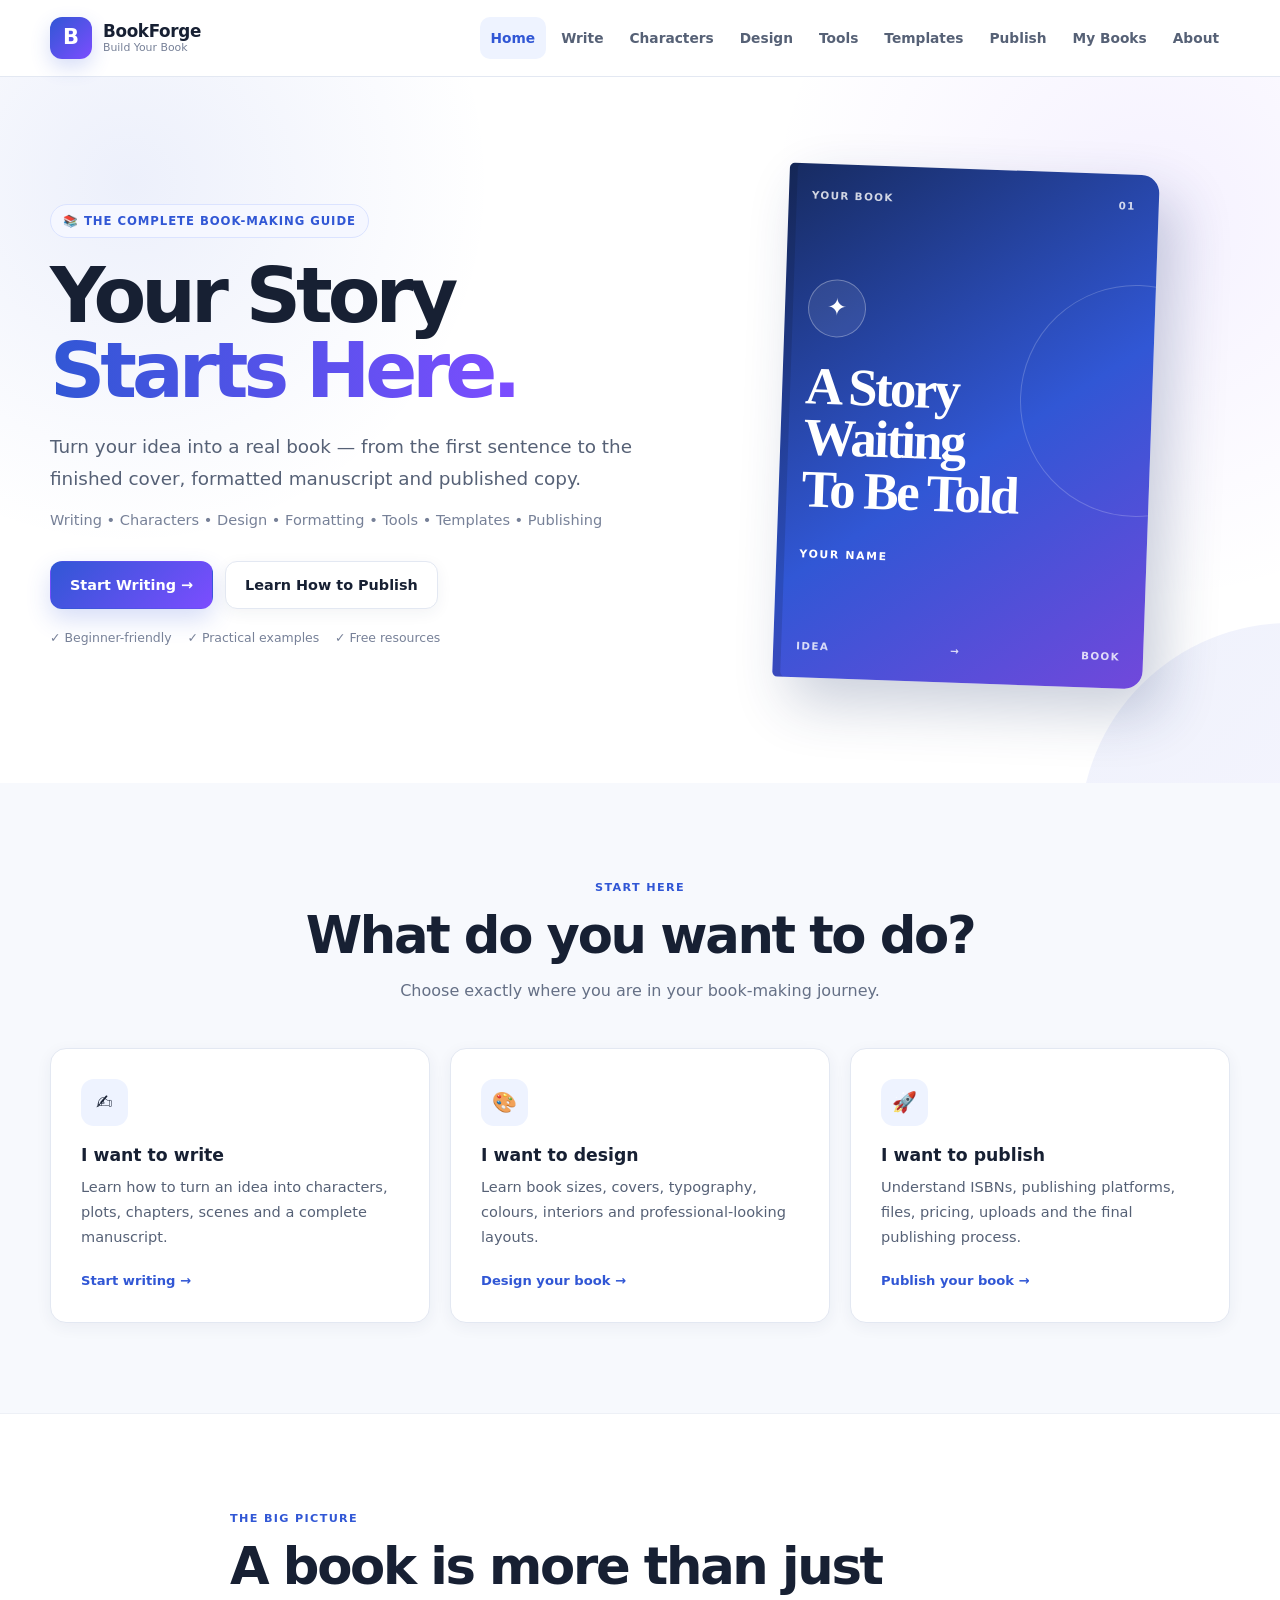
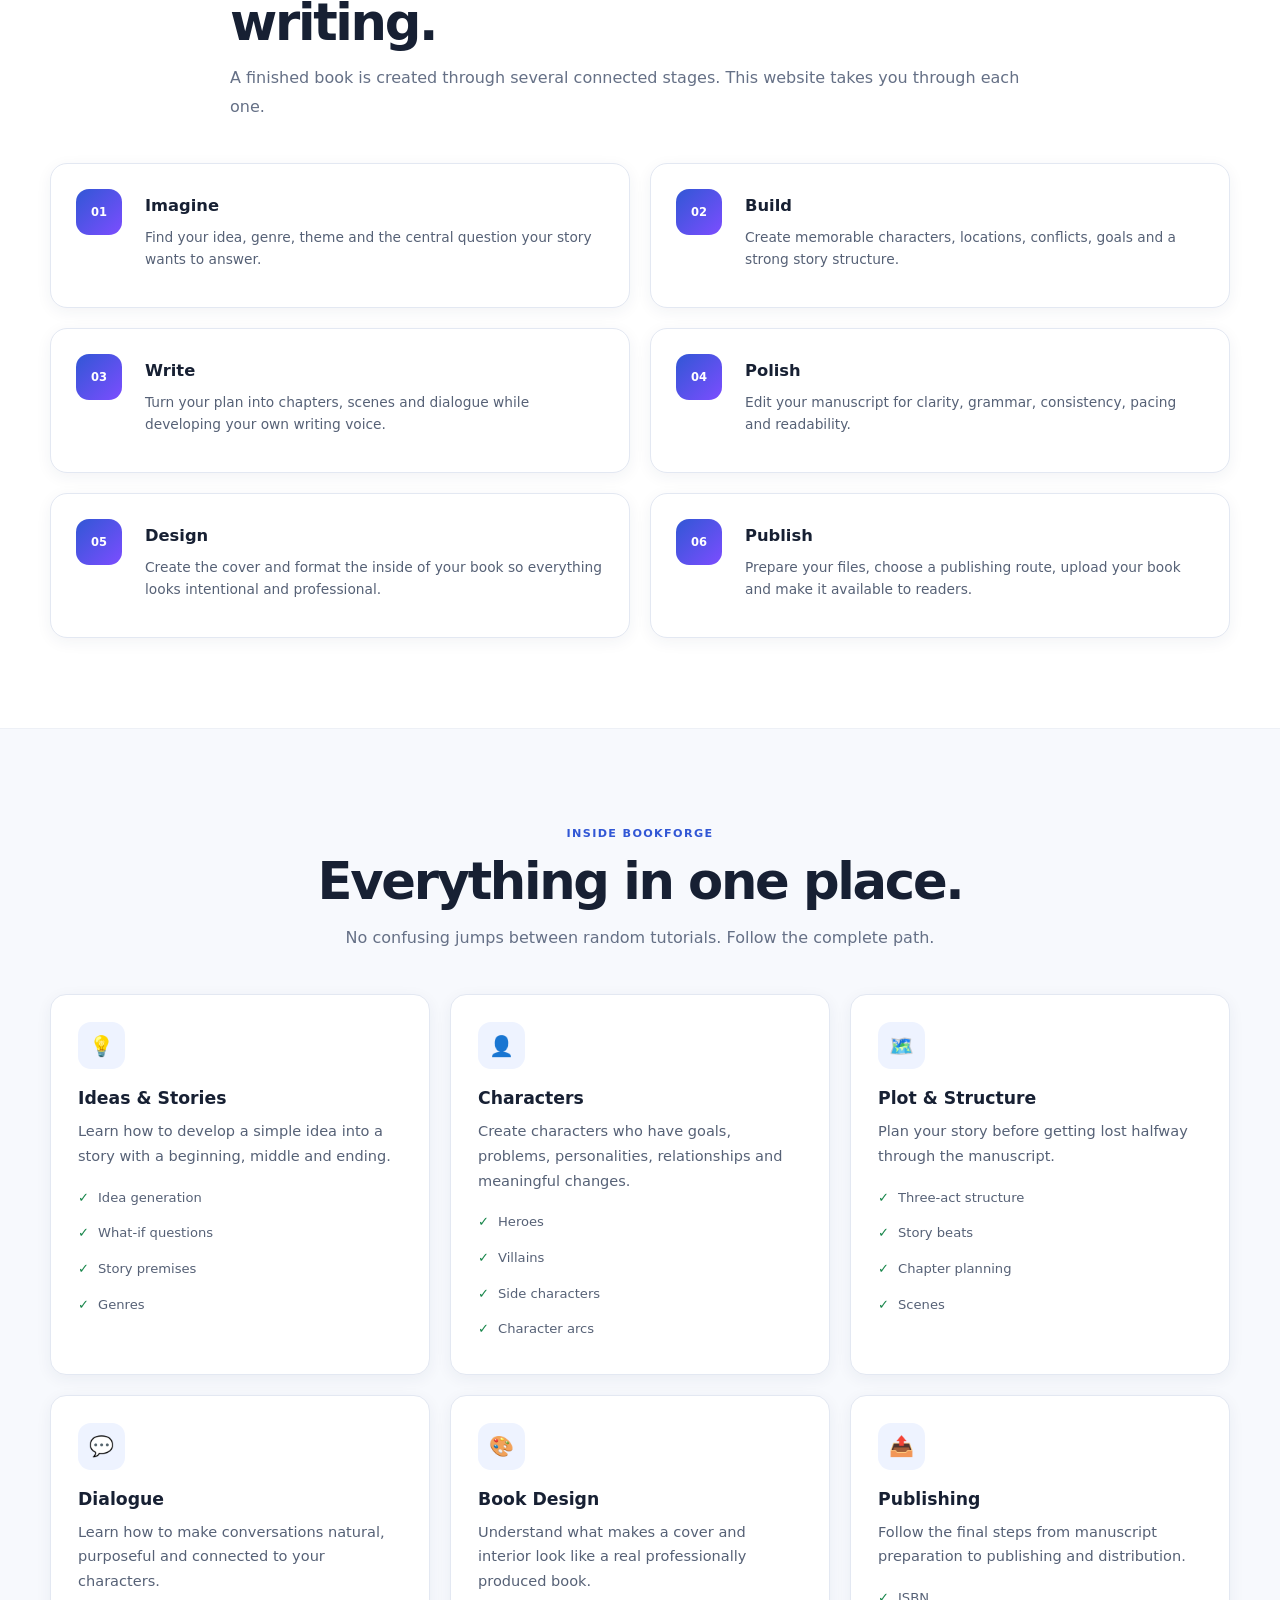
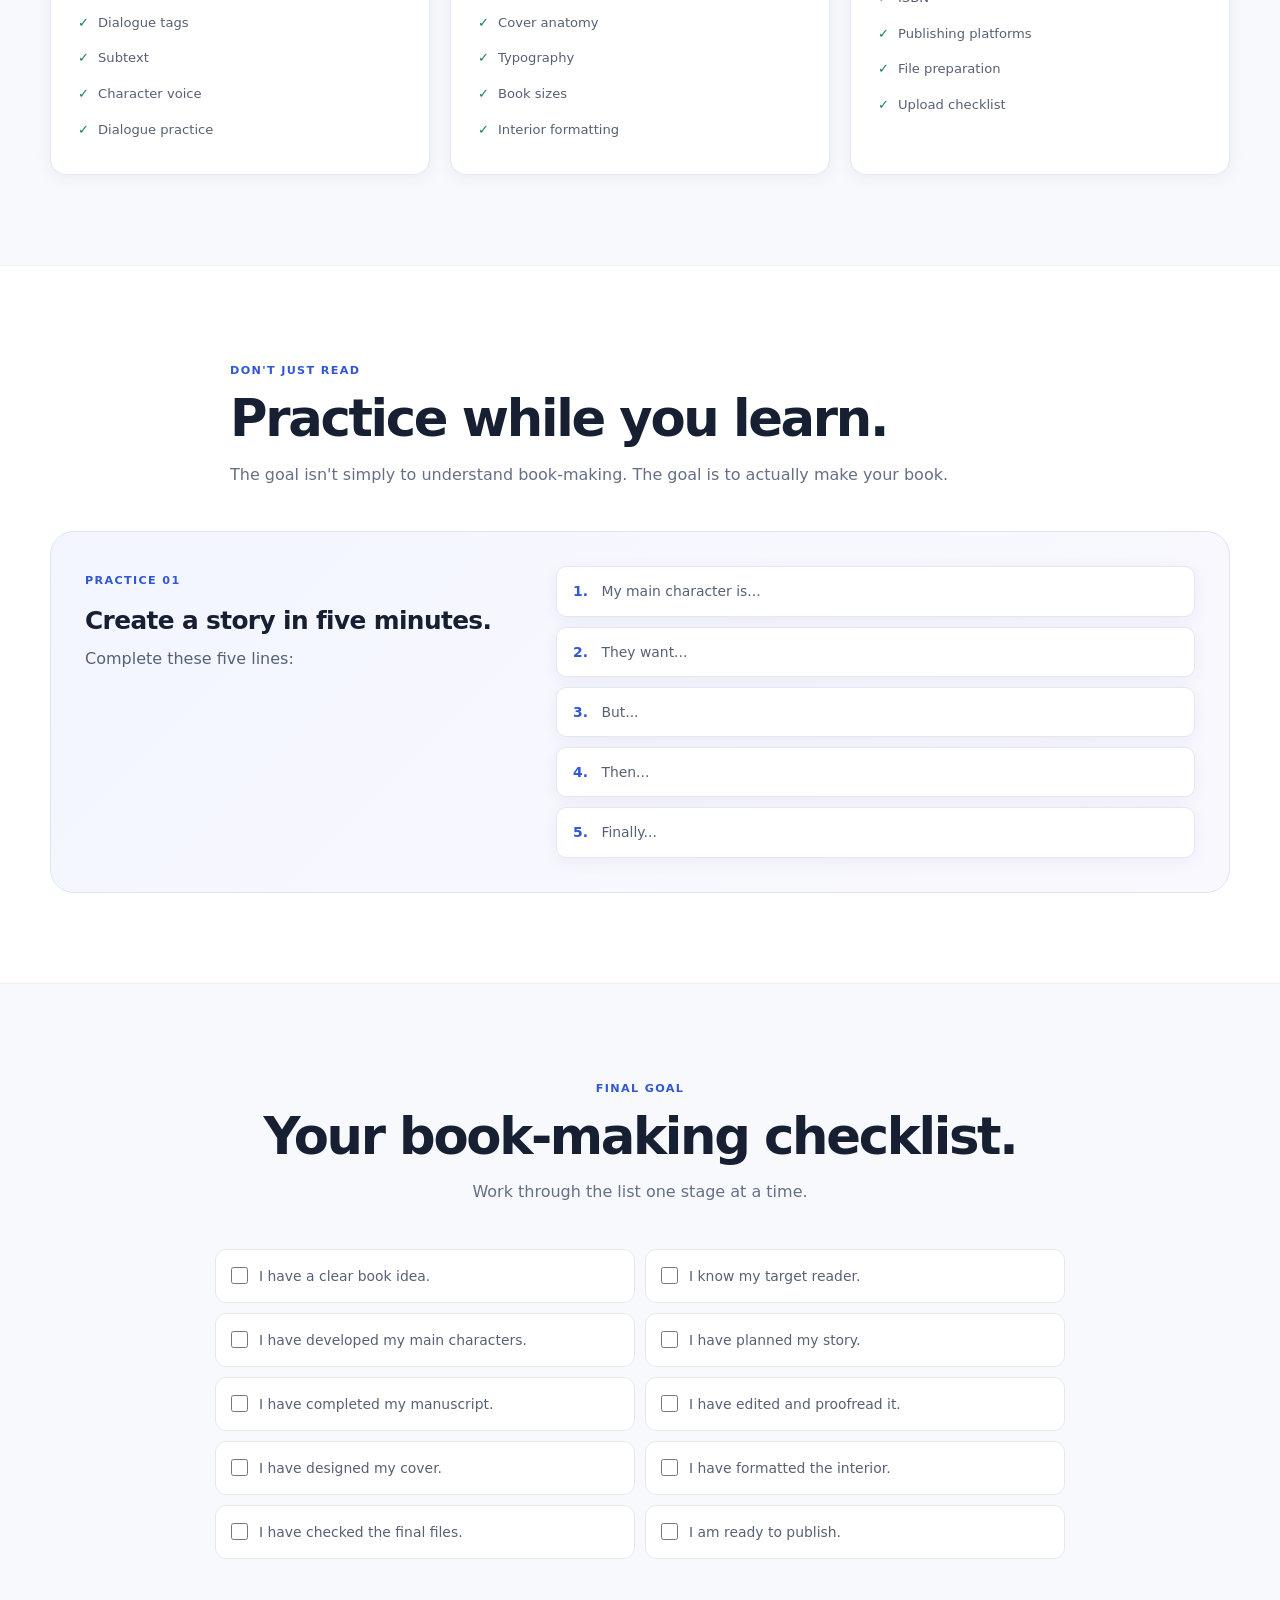
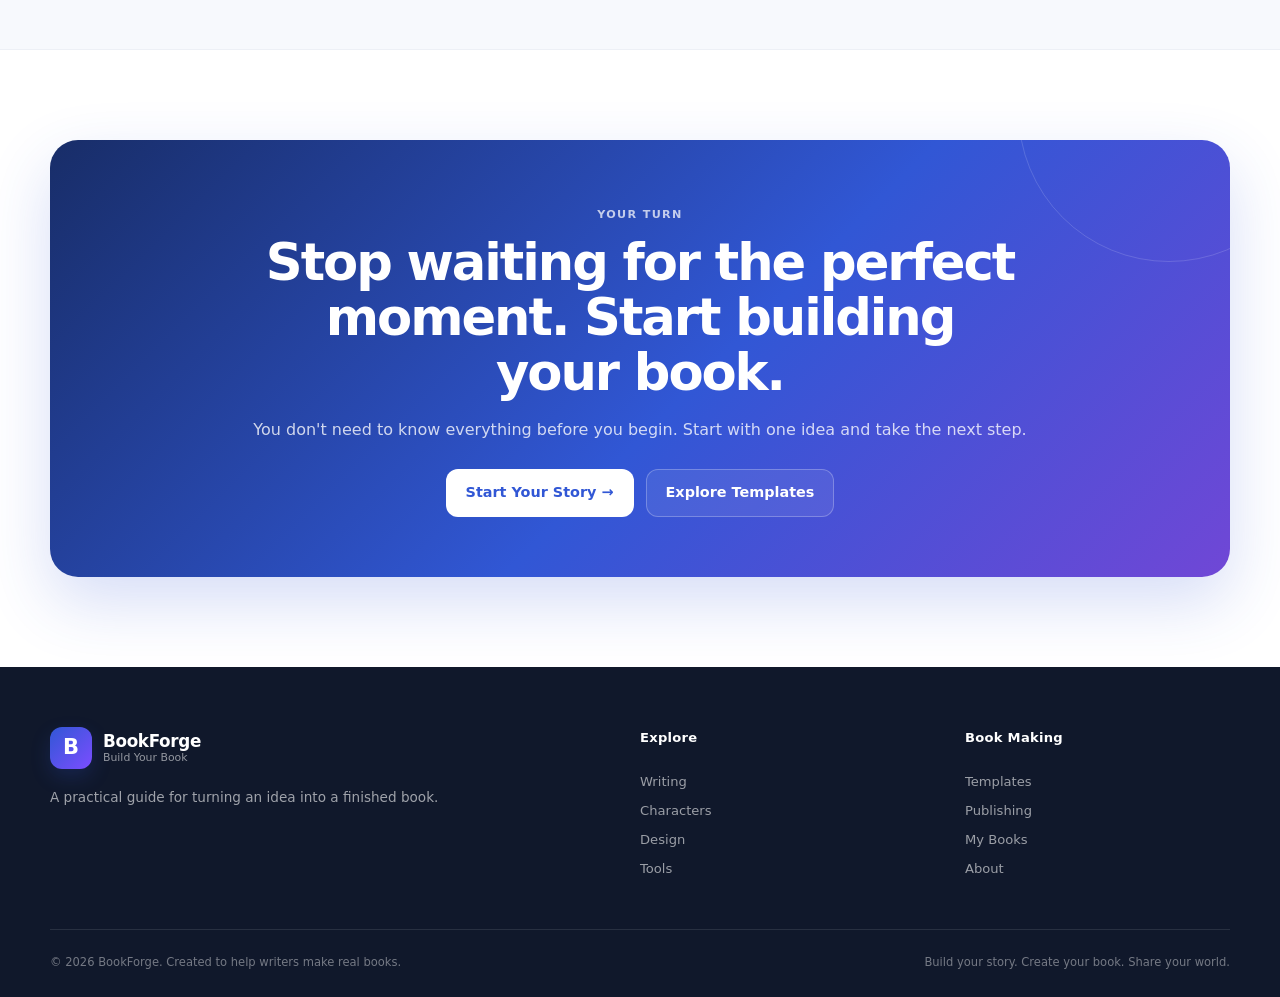
<file: index.html>
<!DOCTYPE html>
<html lang="en">
<head>
  <meta charset="UTF-8">

  <meta name="viewport" content="width=device-width, initial-scale=1.0">
  <meta name="google-site-verification" content="tG06fQs6yHOoBN_L425P-JmafJmcLnBYA-DoLb77uVA" />

  <title>BookForge | Build Your Story. Create Your Book.</title>

  <meta
    name="description"
    content="A complete beginner-friendly guide to writing, designing, formatting and publishing your own book."
  >

  <meta
    name="keywords"
    content="how to make a book, how to write a book, book design, book cover, self publishing, KDP, Pothi, book templates"
  >

  <meta name="author" content="Akarsh Singh">

  <meta name="robots" content="index, follow">

  <meta name="theme-color" content="#ffffff">

  <link rel="stylesheet" href="style.css">
</head>

<body>

  <!-- ================= HEADER ================= -->

  <header class="site-header">

    <div class="nav-container">

      <a href="index.html" class="logo">
        <span class="logo-icon">B</span>

        <span>
          <strong>BookForge</strong>
          <small>Build Your Book</small>
        </span>
      </a>

      <button
        class="menu-toggle"
        id="menuToggle"
        aria-label="Open navigation"
        aria-expanded="false"
      >
        ☰
      </button>

      <nav class="main-nav" id="mainNav">

        <a href="index.html" class="active">Home</a>
        <a href="writing.html">Write</a>
        <a href="characters.html">Characters</a>
        <a href="design.html">Design</a>
        <a href="tools.html">Tools</a>
        <a href="templates.html">Templates</a>
        <a href="publishing.html">Publish</a>
        <a href="my-books.html">My Books</a>
        <a href="about.html">About</a>

      </nav>

    </div>

  </header>


  <main>

    <!-- ================= HERO ================= -->

    <section class="hero">

      <div class="container hero-grid">

        <div class="hero-content">

          <div class="eyebrow">
            📚 THE COMPLETE BOOK-MAKING GUIDE
          </div>

          <h1>
            Your Story
            <span class="gradient-text">Starts Here.</span>
          </h1>

          <p class="hero-text">
            Turn your idea into a real book — from the first sentence
            to the finished cover, formatted manuscript and published copy.
          </p>

          <p class="hero-subtext">
            Writing • Characters • Design • Formatting • Tools • Templates • Publishing
          </p>

          <div class="buttons">

            <a href="writing.html" class="btn btn-primary">
              Start Writing →
            </a>

            <a href="publishing.html" class="btn btn-secondary">
              Learn How to Publish
            </a>

          </div>

          <div class="hero-note">
            ✓ Beginner-friendly &nbsp;&nbsp;
            ✓ Practical examples &nbsp;&nbsp;
            ✓ Free resources
          </div>

        </div>


        <!-- HERO BOOK CARD -->

        <div class="hero-visual">

          <div class="book-preview">

            <div class="book-preview-top">
              <span>YOUR BOOK</span>
              <span>01</span>
            </div>

            <div class="book-preview-main">

              <div class="book-symbol">
                ✦
              </div>

              <h2>
                A Story
                <br>
                Waiting
                <br>
                To Be Told
              </h2>

              <p>
                YOUR NAME
              </p>

            </div>

            <div class="book-preview-bottom">
              <span>IDEA</span>
              <span>→</span>
              <span>BOOK</span>
            </div>

          </div>

        </div>

      </div>

    </section>


    <!-- ================= QUICK START ================= -->

    <section class="section section-light">

      <div class="container">

        <div class="section-head center">

          <span class="section-label">
            START HERE
          </span>

          <h2>
            What do you want to do?
          </h2>

          <p>
            Choose exactly where you are in your book-making journey.
          </p>

        </div>


        <div class="grid three">

          <a href="writing.html" class="card action-card">

            <div class="icon">✍️</div>

            <h3>
              I want to write
            </h3>

            <p>
              Learn how to turn an idea into characters, plots,
              chapters, scenes and a complete manuscript.
            </p>

            <span class="card-link">
              Start writing →
            </span>

          </a>


          <a href="design.html" class="card action-card">

            <div class="icon">🎨</div>

            <h3>
              I want to design
            </h3>

            <p>
              Learn book sizes, covers, typography, colours,
              interiors and professional-looking layouts.
            </p>

            <span class="card-link">
              Design your book →
            </span>

          </a>


          <a href="publishing.html" class="card action-card">

            <div class="icon">🚀</div>

            <h3>
              I want to publish
            </h3>

            <p>
              Understand ISBNs, publishing platforms,
              files, pricing, uploads and the final publishing process.
            </p>

            <span class="card-link">
              Publish your book →
            </span>

          </a>

        </div>

      </div>

    </section>


    <!-- ================= WHY BOOK MAKING IS A PROCESS ================= -->

    <section class="section">

      <div class="container">

        <div class="section-head">

          <span class="section-label">
            THE BIG PICTURE
          </span>

          <h2>
            A book is more than just writing.
          </h2>

          <p>
            A finished book is created through several connected stages.
            This website takes you through each one.
          </p>

        </div>


        <div class="roadmap">

          <div class="roadmap-card">

            <div class="roadmap-number">
              01
            </div>

            <div class="roadmap-content">

              <h3>
                Imagine
              </h3>

              <p>
                Find your idea, genre, theme and the central question
                your story wants to answer.
              </p>

            </div>

          </div>


          <div class="roadmap-card">

            <div class="roadmap-number">
              02
            </div>

            <div class="roadmap-content">

              <h3>
                Build
              </h3>

              <p>
                Create memorable characters, locations, conflicts,
                goals and a strong story structure.
              </p>

            </div>

          </div>


          <div class="roadmap-card">

            <div class="roadmap-number">
              03
            </div>

            <div class="roadmap-content">

              <h3>
                Write
              </h3>

              <p>
                Turn your plan into chapters, scenes and dialogue
                while developing your own writing voice.
              </p>

            </div>

          </div>


          <div class="roadmap-card">

            <div class="roadmap-number">
              04
            </div>

            <div class="roadmap-content">

              <h3>
                Polish
              </h3>

              <p>
                Edit your manuscript for clarity, grammar,
                consistency, pacing and readability.
              </p>

            </div>

          </div>


          <div class="roadmap-card">

            <div class="roadmap-number">
              05
            </div>

            <div class="roadmap-content">

              <h3>
                Design
              </h3>

              <p>
                Create the cover and format the inside of your book
                so everything looks intentional and professional.
              </p>

            </div>

          </div>


          <div class="roadmap-card">

            <div class="roadmap-number">
              06
            </div>

            <div class="roadmap-content">

              <h3>
                Publish
              </h3>

              <p>
                Prepare your files, choose a publishing route,
                upload your book and make it available to readers.
              </p>

            </div>

          </div>

        </div>

      </div>

    </section>


    <!-- ================= WHAT YOU WILL LEARN ================= -->

    <section class="section section-light">

      <div class="container">

        <div class="section-head center">

          <span class="section-label">
            INSIDE BOOKFORGE
          </span>

          <h2>
            Everything in one place.
          </h2>

          <p>
            No confusing jumps between random tutorials.
            Follow the complete path.
          </p>

        </div>


        <div class="grid three">

          <div class="card">

            <div class="icon">💡</div>

            <h3>
              Ideas & Stories
            </h3>

            <p>
              Learn how to develop a simple idea into a story
              with a beginning, middle and ending.
            </p>

            <ul class="mini-list">
              <li>Idea generation</li>
              <li>What-if questions</li>
              <li>Story premises</li>
              <li>Genres</li>
            </ul>

          </div>


          <div class="card">

            <div class="icon">👤</div>

            <h3>
              Characters
            </h3>

            <p>
              Create characters who have goals, problems,
              personalities, relationships and meaningful changes.
            </p>

            <ul class="mini-list">
              <li>Heroes</li>
              <li>Villains</li>
              <li>Side characters</li>
              <li>Character arcs</li>
            </ul>

          </div>


          <div class="card">

            <div class="icon">🗺️</div>

            <h3>
              Plot & Structure
            </h3>

            <p>
              Plan your story before getting lost halfway through
              the manuscript.
            </p>

            <ul class="mini-list">
              <li>Three-act structure</li>
              <li>Story beats</li>
              <li>Chapter planning</li>
              <li>Scenes</li>
            </ul>

          </div>


          <div class="card">

            <div class="icon">💬</div>

            <h3>
              Dialogue
            </h3>

            <p>
              Learn how to make conversations natural,
              purposeful and connected to your characters.
            </p>

            <ul class="mini-list">
              <li>Dialogue tags</li>
              <li>Subtext</li>
              <li>Character voice</li>
              <li>Dialogue practice</li>
            </ul>

          </div>


          <div class="card">

            <div class="icon">🎨</div>

            <h3>
              Book Design
            </h3>

            <p>
              Understand what makes a cover and interior look
              like a real professionally produced book.
            </p>

            <ul class="mini-list">
              <li>Cover anatomy</li>
              <li>Typography</li>
              <li>Book sizes</li>
              <li>Interior formatting</li>
            </ul>

          </div>


          <div class="card">

            <div class="icon">📤</div>

            <h3>
              Publishing
            </h3>

            <p>
              Follow the final steps from manuscript preparation
              to publishing and distribution.
            </p>

            <ul class="mini-list">
              <li>ISBN</li>
              <li>Publishing platforms</li>
              <li>File preparation</li>
              <li>Upload checklist</li>
            </ul>

          </div>

        </div>

      </div>

    </section>


    <!-- ================= PRACTICE ================= -->

    <section class="section">

      <div class="container">

        <div class="section-head">

          <span class="section-label">
            DON'T JUST READ
          </span>

          <h2>
            Practice while you learn.
          </h2>

          <p>
            The goal isn't simply to understand book-making.
            The goal is to actually make your book.
          </p>

        </div>


        <div class="practice-box">

          <div>

            <span class="practice-number">
              PRACTICE 01
            </span>

            <h3>
              Create a story in five minutes.
            </h3>

            <p>
              Complete these five lines:
            </p>

          </div>


          <div class="practice-fields">

            <div>
              <strong>1.</strong>
              My main character is...
            </div>

            <div>
              <strong>2.</strong>
              They want...
            </div>

            <div>
              <strong>3.</strong>
              But...
            </div>

            <div>
              <strong>4.</strong>
              Then...
            </div>

            <div>
              <strong>5.</strong>
              Finally...
            </div>

          </div>

        </div>

      </div>

    </section>


    <!-- ================= CHECKLIST ================= -->

    <section class="section section-light">

      <div class="container">

        <div class="section-head center">

          <span class="section-label">
            FINAL GOAL
          </span>

          <h2>
            Your book-making checklist.
          </h2>

          <p>
            Work through the list one stage at a time.
          </p>

        </div>


        <div class="checklist">

          <label>
            <input type="checkbox">
            I have a clear book idea.
          </label>

          <label>
            <input type="checkbox">
            I know my target reader.
          </label>

          <label>
            <input type="checkbox">
            I have developed my main characters.
          </label>

          <label>
            <input type="checkbox">
            I have planned my story.
          </label>

          <label>
            <input type="checkbox">
            I have completed my manuscript.
          </label>

          <label>
            <input type="checkbox">
            I have edited and proofread it.
          </label>

          <label>
            <input type="checkbox">
            I have designed my cover.
          </label>

          <label>
            <input type="checkbox">
            I have formatted the interior.
          </label>

          <label>
            <input type="checkbox">
            I have checked the final files.
          </label>

          <label>
            <input type="checkbox">
            I am ready to publish.
          </label>

        </div>

      </div>

    </section>


    <!-- ================= CTA ================= -->

    <section class="section final-cta">

      <div class="container">

        <div class="cta-box">

          <span class="section-label">
            YOUR TURN
          </span>

          <h2>
            Stop waiting for the perfect moment.
            Start building your book.
          </h2>

          <p>
            You don't need to know everything before you begin.
            Start with one idea and take the next step.
          </p>

          <div class="buttons">

            <a href="writing.html" class="btn btn-primary">
              Start Your Story →
            </a>

            <a href="templates.html" class="btn btn-secondary">
              Explore Templates
            </a>

          </div>

        </div>

      </div>

    </section>

  </main>


  <!-- ================= FOOTER ================= -->

  <footer class="site-footer">

    <div class="container footer-grid">

      <div>

        <a href="index.html" class="logo footer-logo">

          <span class="logo-icon">B</span>

          <span>
            <strong>BookForge</strong>
            <small>Build Your Book</small>
          </span>

        </a>

        <p>
          A practical guide for turning an idea into a finished book.
        </p>

      </div>


      <div>

        <h4>
          Explore
        </h4>

        <a href="writing.html">Writing</a>
        <a href="characters.html">Characters</a>
        <a href="design.html">Design</a>
        <a href="tools.html">Tools</a>

      </div>


      <div>

        <h4>
          Book Making
        </h4>

        <a href="templates.html">Templates</a>
        <a href="publishing.html">Publishing</a>
        <a href="my-books.html">My Books</a>
        <a href="about.html">About</a>

      </div>

    </div>


    <div class="container footer-bottom">

      <p>
        © 2026 BookForge. Created to help writers make real books.
      </p>

      <p>
        Build your story. Create your book. Share your world.
      </p>

    </div>

  </footer>


  <script src="script.js"></script>

</body>
</html>
</file>
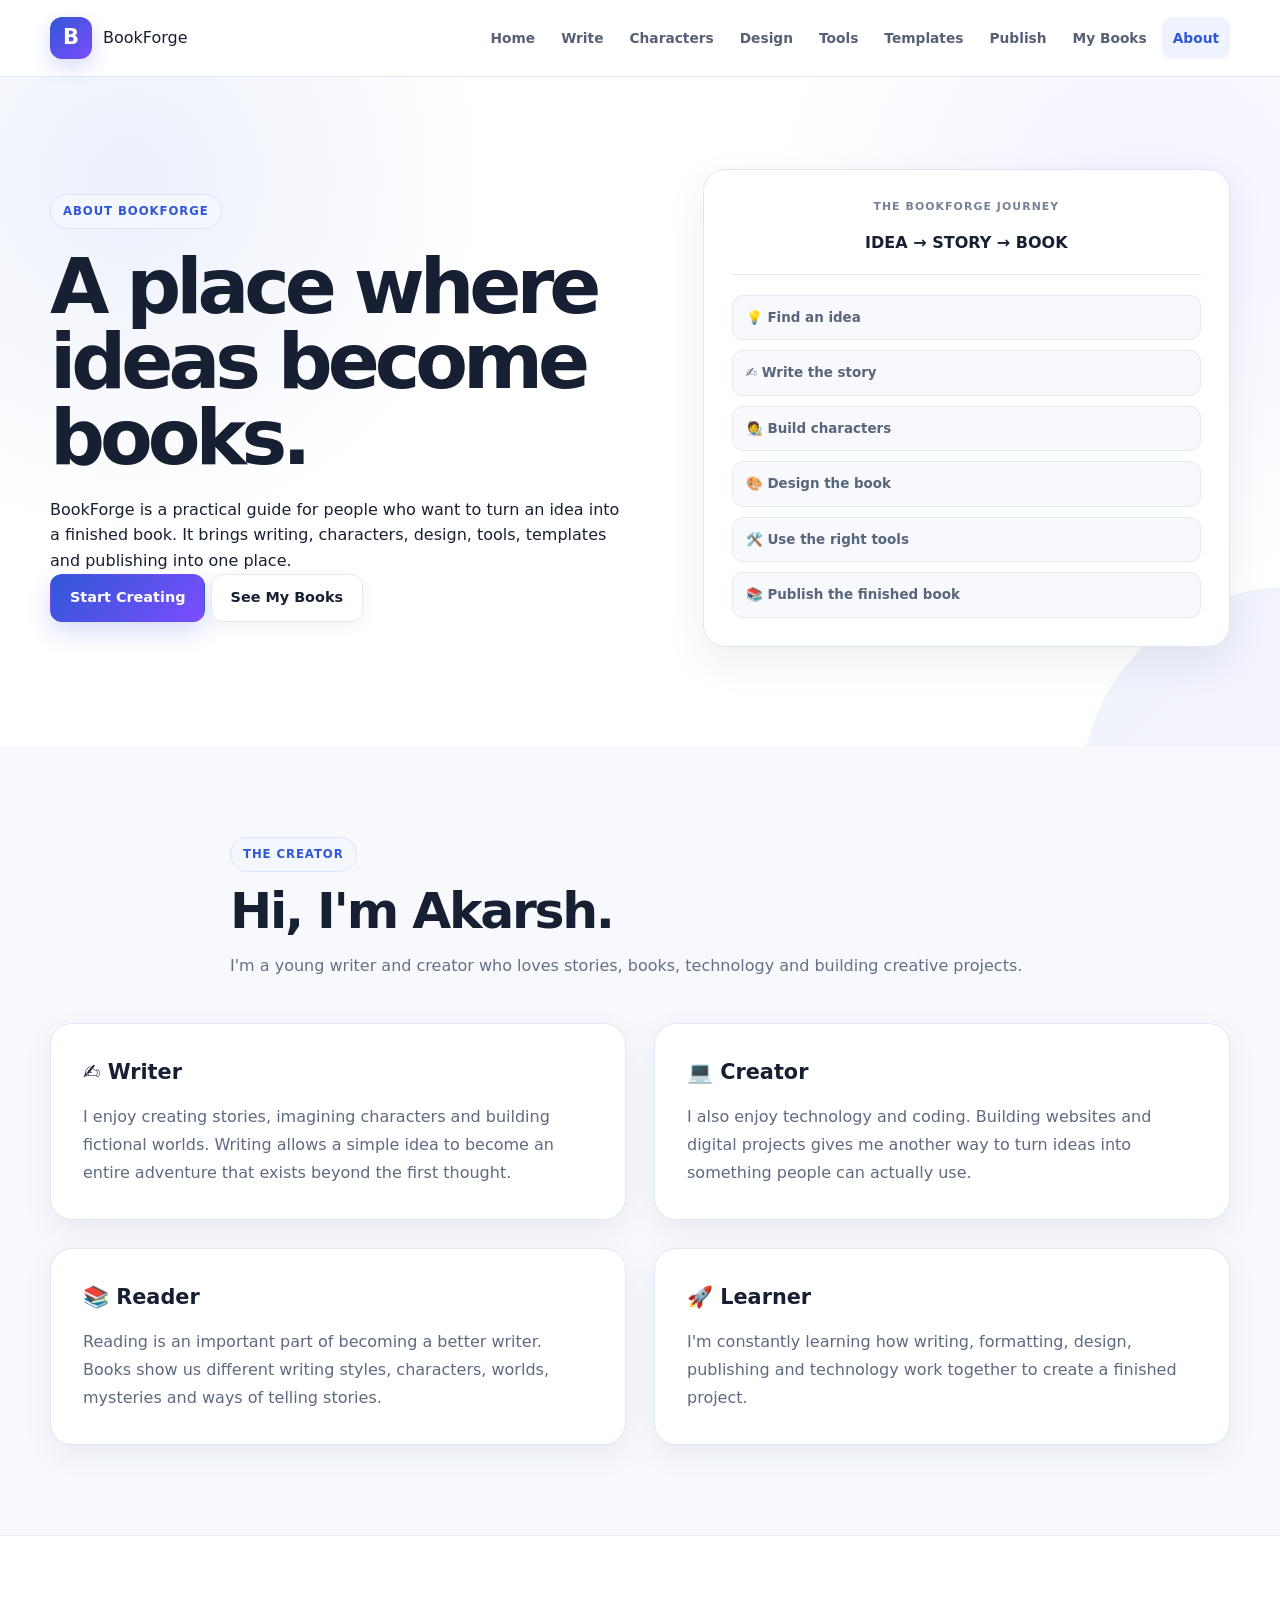
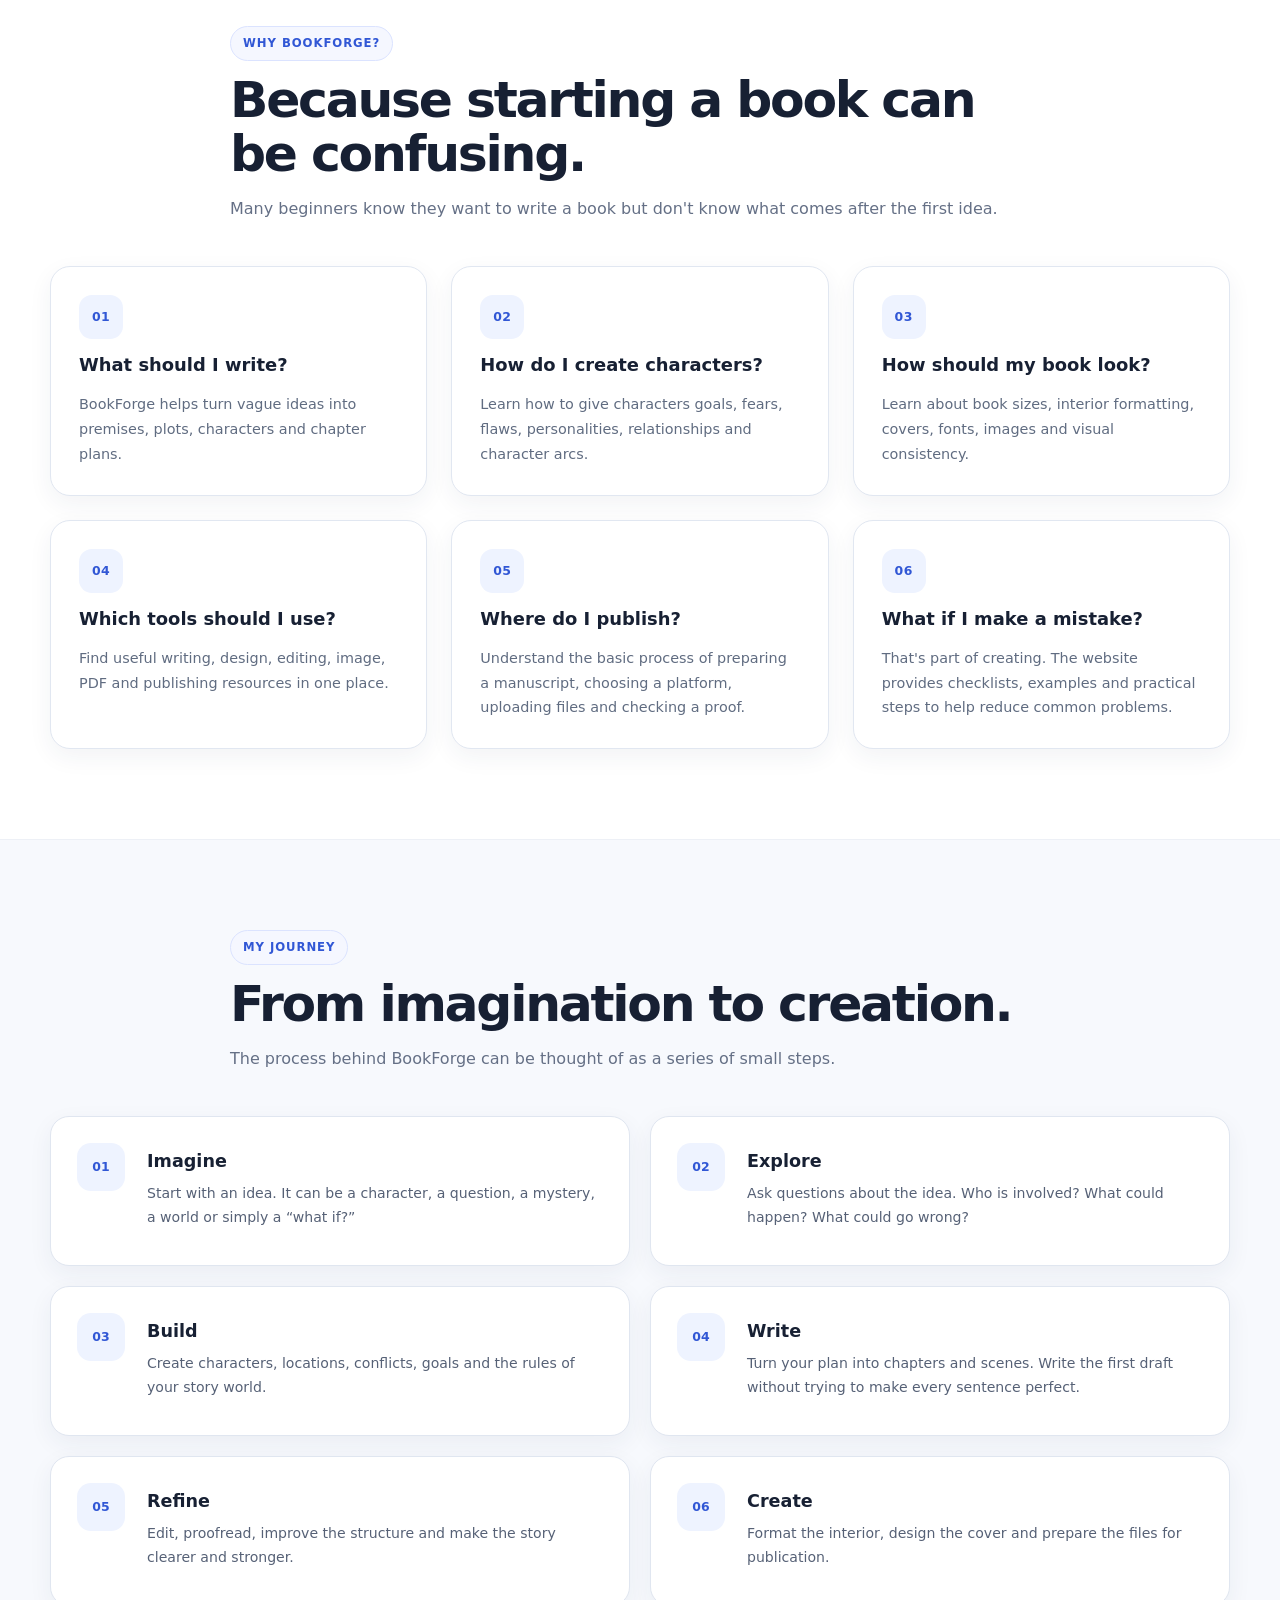
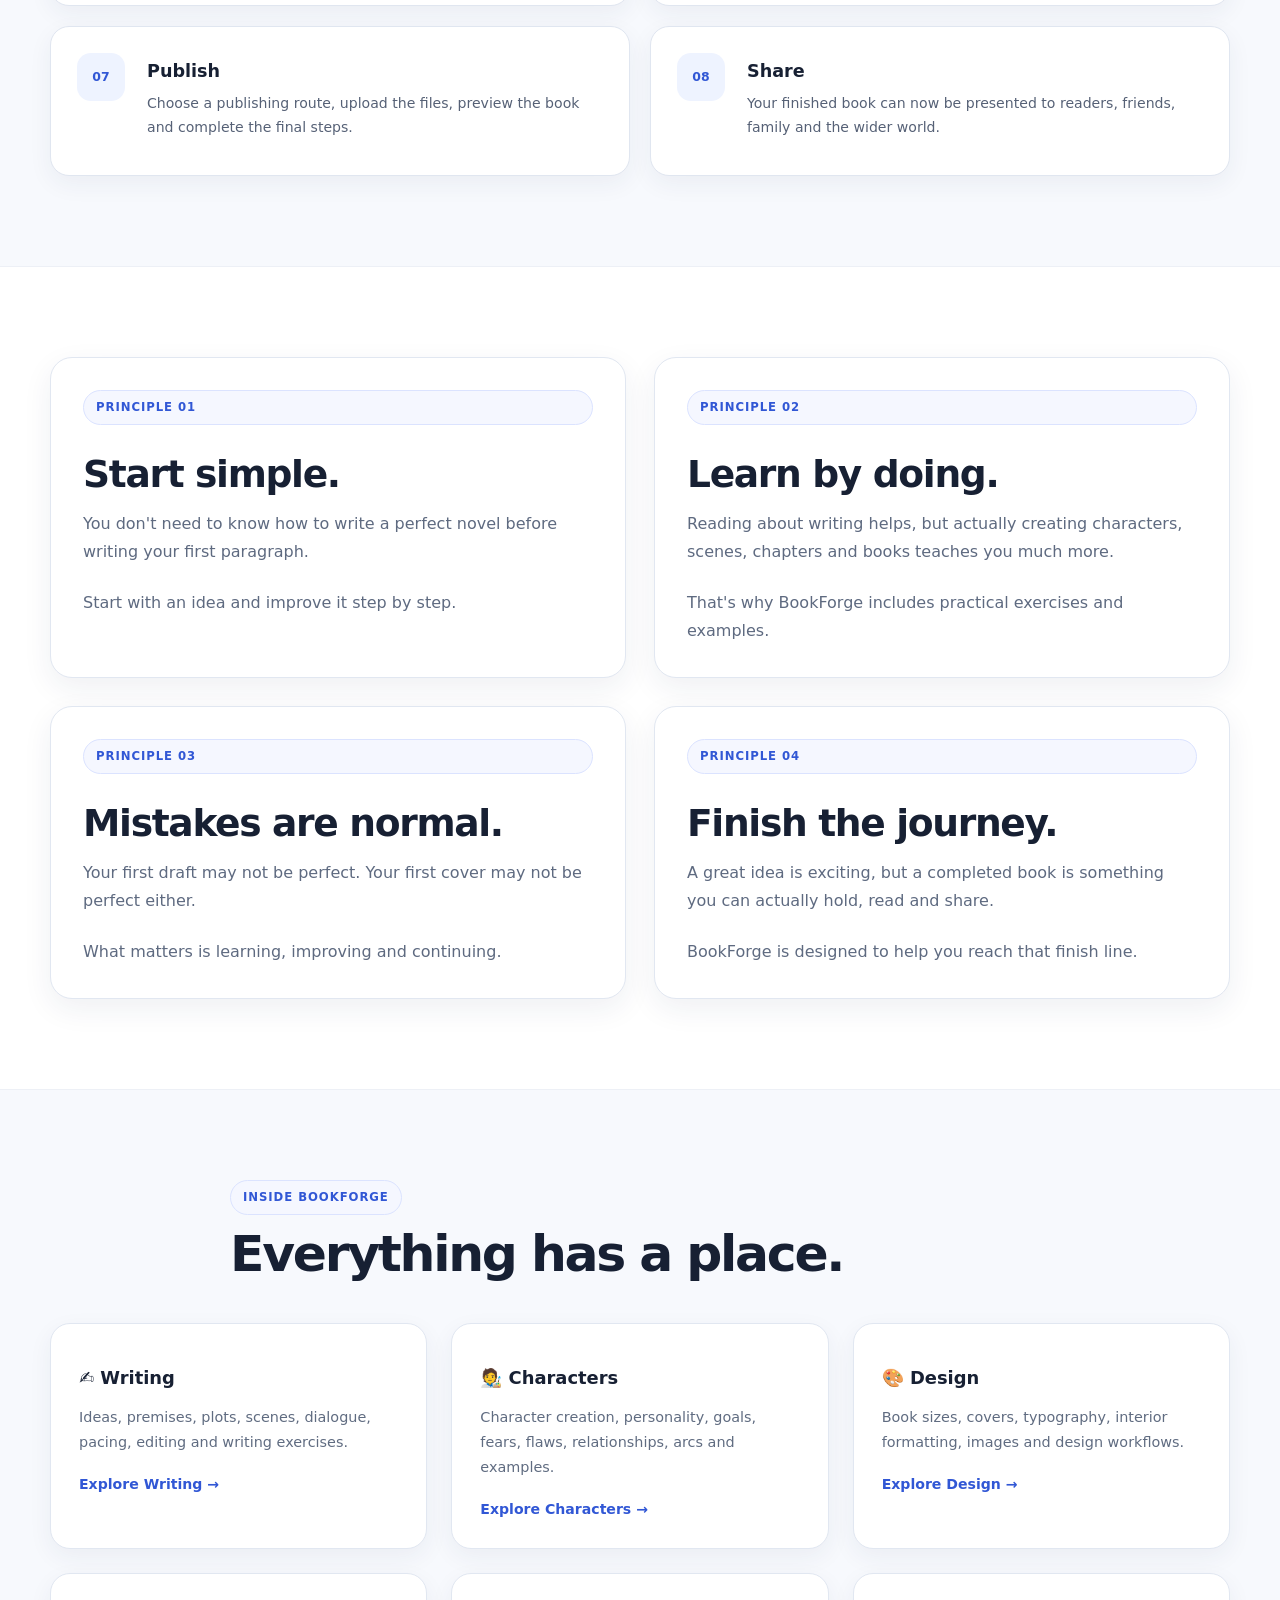
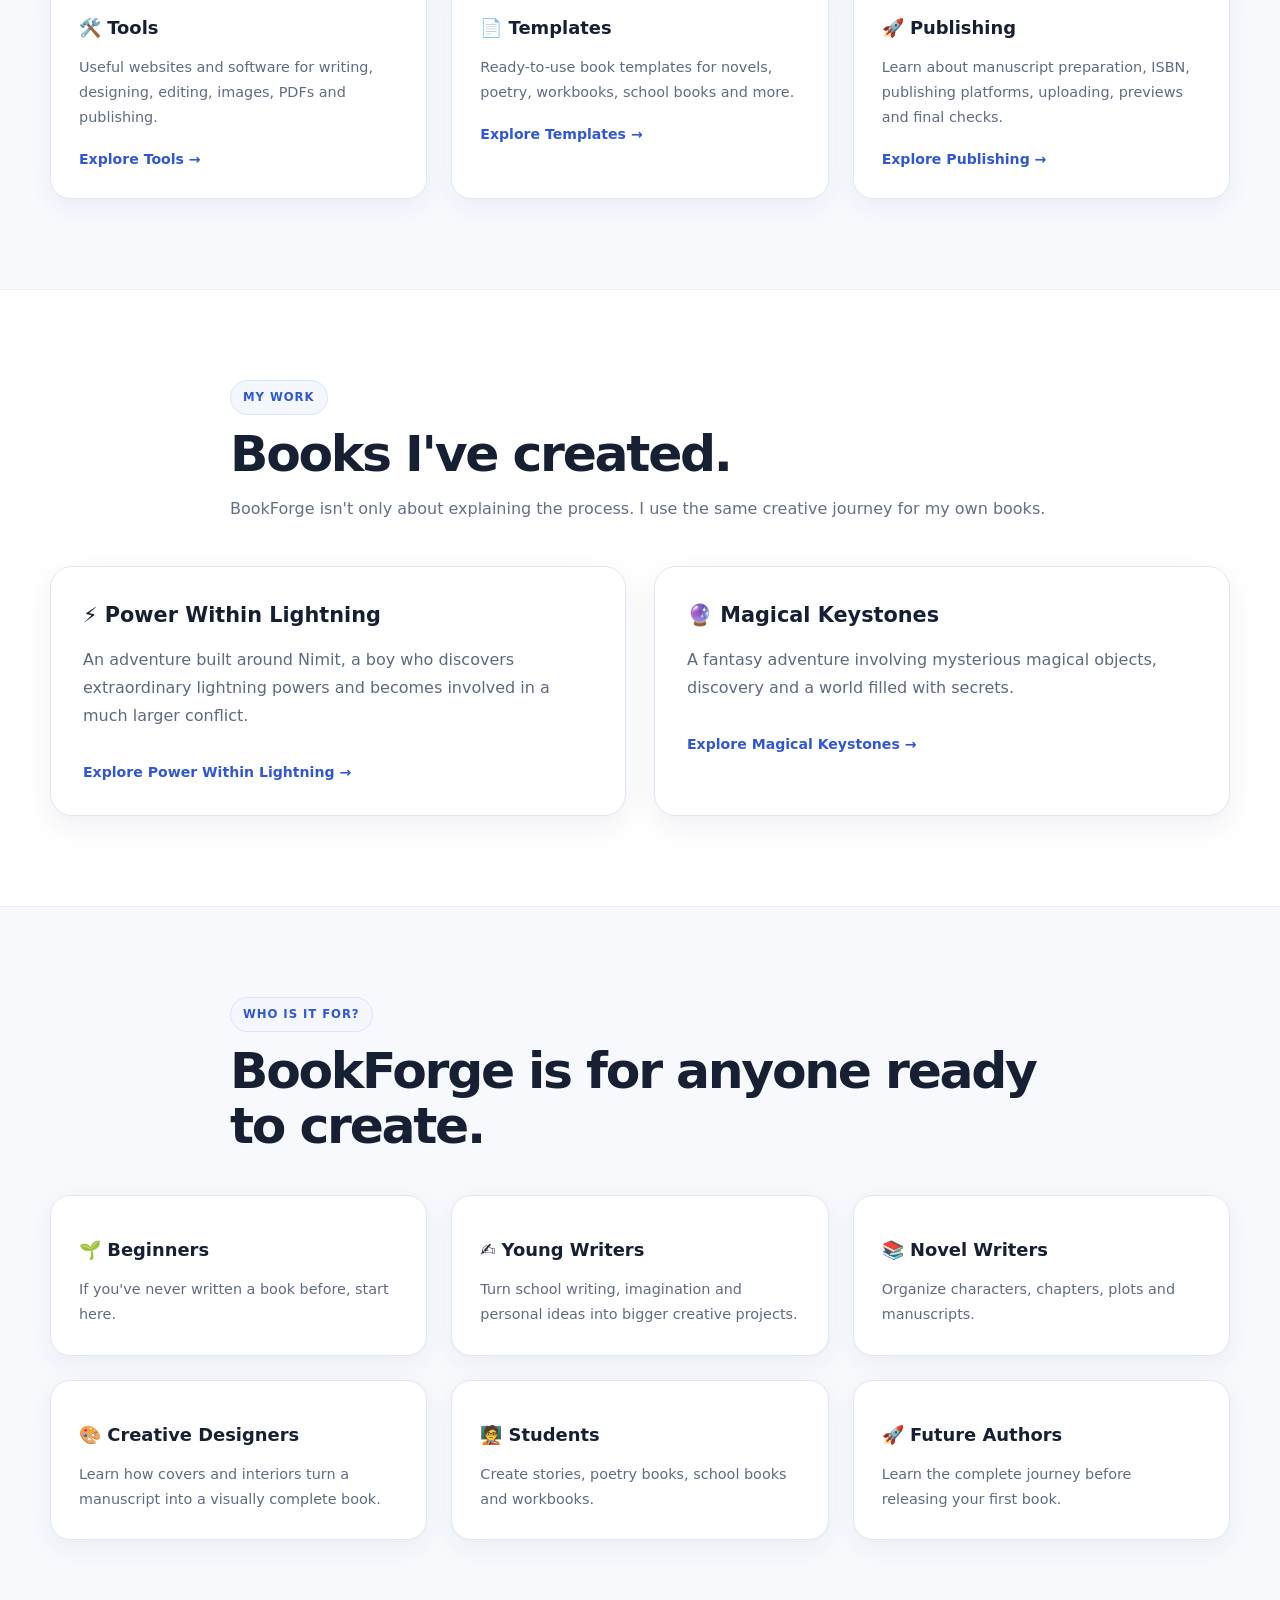
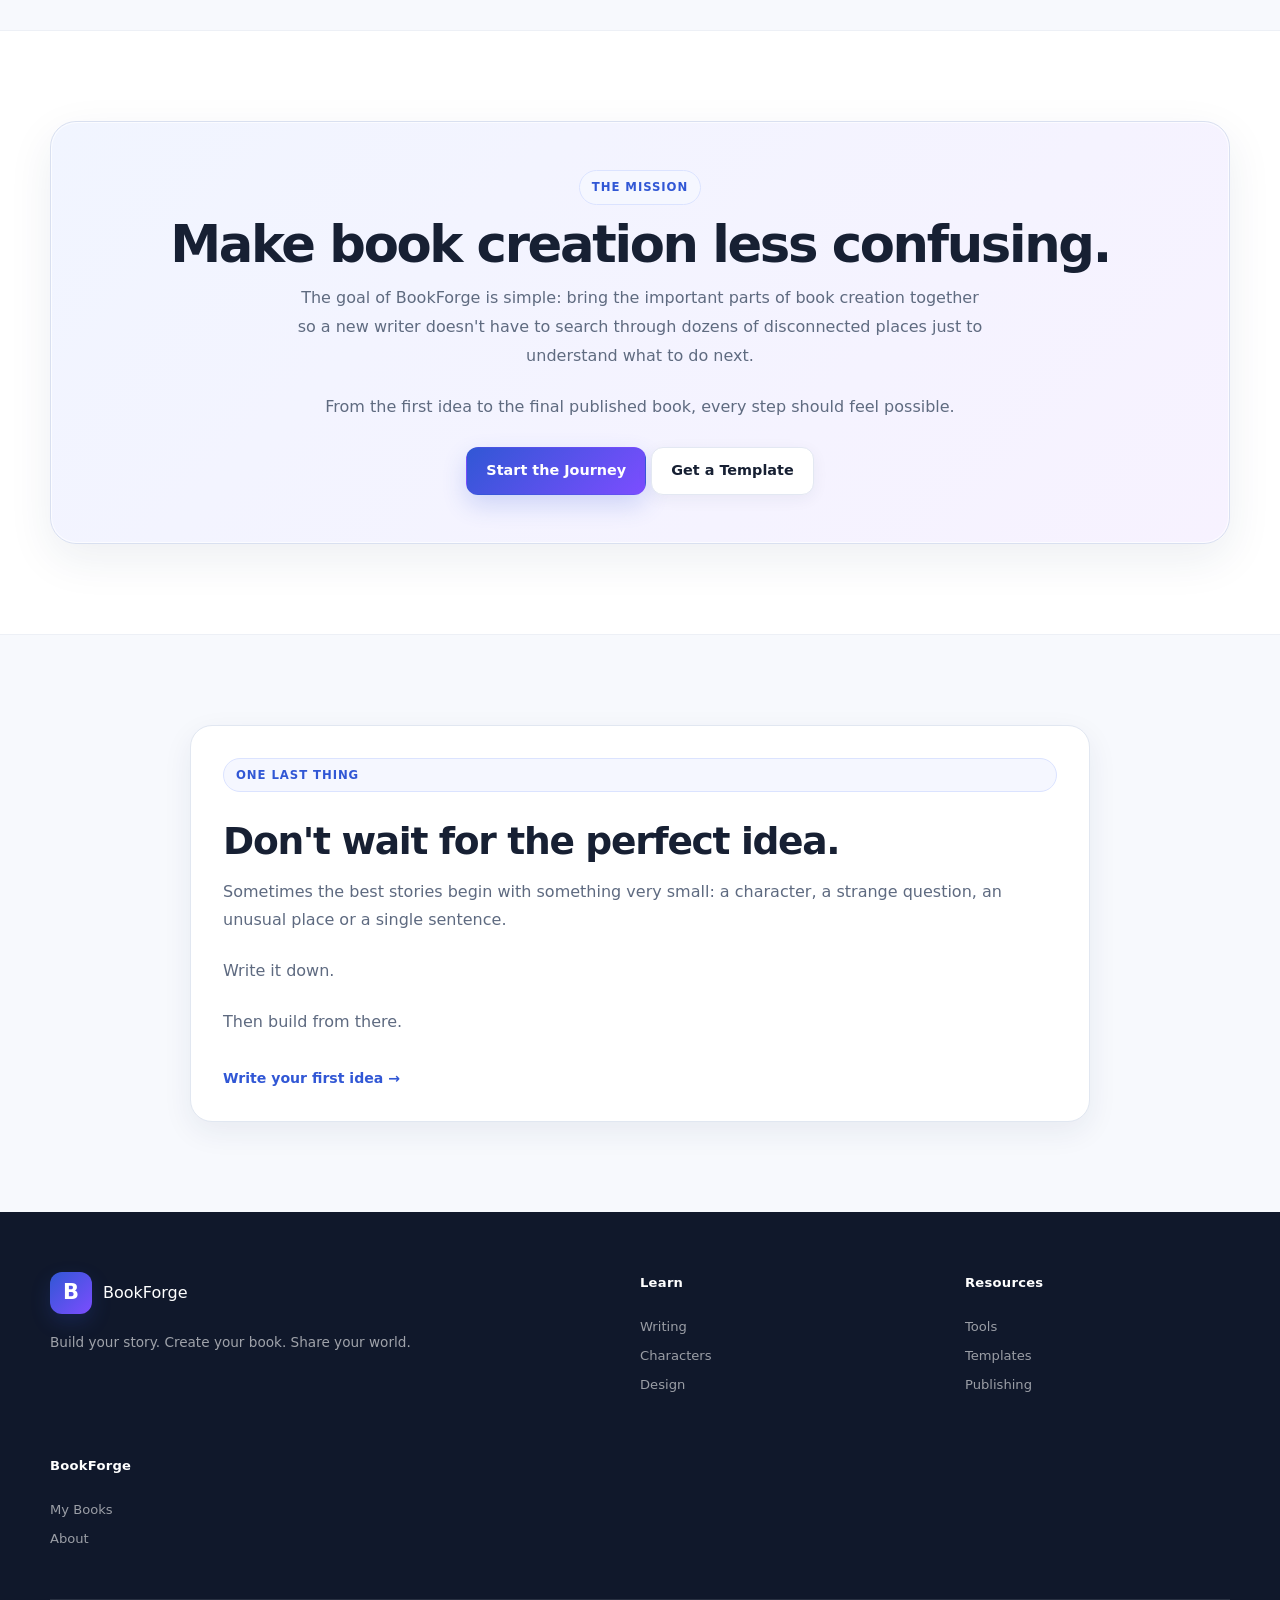
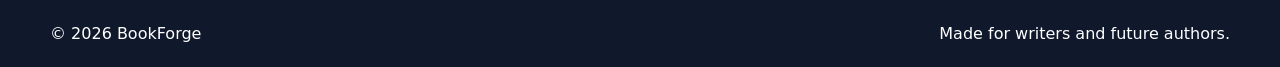
<file: about.html>
<!DOCTYPE html>
<html lang="en">
<head>
  <meta charset="UTF-8">
  <meta name="viewport" content="width=device-width, initial-scale=1.0">

  <title>About | BookForge</title>

  <meta
    name="description"
    content="Learn about BookForge, its creator, the journey behind the project, and the mission to help new writers create and publish books."
  >

  <meta
    name="keywords"
    content="BookForge, about BookForge, book writing guide, self publishing guide, aspiring authors"
  >

  <meta name="robots" content="index, follow">

  <link rel="stylesheet" href="style.css">
  <script src="script.js" defer></script>
</head>

<body>

<!-- =====================================================
     HEADER
===================================================== -->

<header class="site-header">

  <div class="container nav-container">

    <a href="index.html" class="logo" aria-label="BookForge Home">
      <span class="logo-icon">B</span>
      <span>BookForge</span>
    </a>

    <button
      class="menu-toggle"
      id="menuToggle"
      type="button"
      aria-label="Open navigation"
      aria-expanded="false"
      aria-controls="mainNav"
    >
      ☰
    </button>

    <nav class="main-nav" id="mainNav">

      <a href="index.html">Home</a>
      <a href="writing.html">Write</a>
      <a href="characters.html">Characters</a>
      <a href="design.html">Design</a>
      <a href="tools.html">Tools</a>
      <a href="templates.html">Templates</a>
      <a href="publishing.html">Publish</a>
      <a href="my-books.html">My Books</a>
      <a href="about.html" class="active">About</a>

    </nav>

  </div>

</header>


<main>

<!-- =====================================================
     HERO
===================================================== -->

<section class="hero">

  <div class="container hero-grid">

    <div>

      <span class="eyebrow">
        ABOUT BOOKFORGE
      </span>

      <h1>
        A place where
        <span>ideas become books.</span>
      </h1>

      <p>
        BookForge is a practical guide for people who want to turn an idea
        into a finished book. It brings writing, characters, design,
        tools, templates and publishing into one place.
      </p>

      <div class="hero-actions">

        <a
          href="writing.html"
          class="btn btn-primary"
        >
          Start Creating
        </a>

        <a
          href="my-books.html"
          class="btn btn-secondary"
        >
          See My Books
        </a>

      </div>

    </div>


    <div class="hero-card">

      <div class="hero-card-top">

        <span>THE BOOKFORGE JOURNEY</span>

        <strong>IDEA → STORY → BOOK</strong>

      </div>

      <div class="hero-checklist">

        <div>💡 Find an idea</div>

        <div>✍️ Write the story</div>

        <div>🧑‍🎨 Build characters</div>

        <div>🎨 Design the book</div>

        <div>🛠️ Use the right tools</div>

        <div>📚 Publish the finished book</div>

      </div>

    </div>

  </div>

</section>


<!-- =====================================================
     WHO I AM
===================================================== -->

<section class="section section-soft">

  <div class="container">

    <div class="section-heading">

      <span class="eyebrow">
        THE CREATOR
      </span>

      <h2>
        Hi, I'm Akarsh.
      </h2>

      <p>
        I'm a young writer and creator who loves stories, books,
        technology and building creative projects.
      </p>

    </div>


    <div class="two-column">

      <div class="content-card">

        <h3>
          ✍️ Writer
        </h3>

        <p>
          I enjoy creating stories, imagining characters and building
          fictional worlds. Writing allows a simple idea to become an
          entire adventure that exists beyond the first thought.
        </p>

      </div>


      <div class="content-card">

        <h3>
          💻 Creator
        </h3>

        <p>
          I also enjoy technology and coding. Building websites and
          digital projects gives me another way to turn ideas into
          something people can actually use.
        </p>

      </div>


      <div class="content-card">

        <h3>
          📚 Reader
        </h3>

        <p>
          Reading is an important part of becoming a better writer.
          Books show us different writing styles, characters, worlds,
          mysteries and ways of telling stories.
        </p>

      </div>


      <div class="content-card">

        <h3>
          🚀 Learner
        </h3>

        <p>
          I'm constantly learning how writing, formatting, design,
          publishing and technology work together to create a finished
          project.
        </p>

      </div>

    </div>

  </div>

</section>


<!-- =====================================================
     WHY BOOKFORGE
===================================================== -->

<section class="section">

  <div class="container">

    <div class="section-heading">

      <span class="eyebrow">
        WHY BOOKFORGE?
      </span>

      <h2>
        Because starting a book can be confusing.
      </h2>

      <p>
        Many beginners know they want to write a book but don't know
        what comes after the first idea.
      </p>

    </div>


    <div class="card-grid">

      <article class="info-card">

        <span class="card-number">
          01
        </span>

        <h3>
          What should I write?
        </h3>

        <p>
          BookForge helps turn vague ideas into premises, plots,
          characters and chapter plans.
        </p>

      </article>


      <article class="info-card">

        <span class="card-number">
          02
        </span>

        <h3>
          How do I create characters?
        </h3>

        <p>
          Learn how to give characters goals, fears, flaws,
          personalities, relationships and character arcs.
        </p>

      </article>


      <article class="info-card">

        <span class="card-number">
          03
        </span>

        <h3>
          How should my book look?
        </h3>

        <p>
          Learn about book sizes, interior formatting, covers,
          fonts, images and visual consistency.
        </p>

      </article>


      <article class="info-card">

        <span class="card-number">
          04
        </span>

        <h3>
          Which tools should I use?
        </h3>

        <p>
          Find useful writing, design, editing, image, PDF and
          publishing resources in one place.
        </p>

      </article>


      <article class="info-card">

        <span class="card-number">
          05
        </span>

        <h3>
          Where do I publish?
        </h3>

        <p>
          Understand the basic process of preparing a manuscript,
          choosing a platform, uploading files and checking a proof.
        </p>

      </article>


      <article class="info-card">

        <span class="card-number">
          06
        </span>

        <h3>
          What if I make a mistake?
        </h3>

        <p>
          That's part of creating. The website provides checklists,
          examples and practical steps to help reduce common problems.
        </p>

      </article>

    </div>

  </div>

</section>


<!-- =====================================================
     MY JOURNEY
===================================================== -->

<section class="section section-soft">

  <div class="container">

    <div class="section-heading">

      <span class="eyebrow">
        MY JOURNEY
      </span>

      <h2>
        From imagination to creation.
      </h2>

      <p>
        The process behind BookForge can be thought of as a series
        of small steps.
      </p>

    </div>


    <div class="about-journey">

      <div class="roadmap-card">

        <div class="roadmap-number">
          01
        </div>

        <div class="roadmap-content">

          <h3>
            Imagine
          </h3>

          <p>
            Start with an idea. It can be a character, a question,
            a mystery, a world or simply a “what if?”
          </p>

        </div>

      </div>


      <div class="roadmap-card">

        <div class="roadmap-number">
          02
        </div>

        <div class="roadmap-content">

          <h3>
            Explore
          </h3>

          <p>
            Ask questions about the idea. Who is involved?
            What could happen? What could go wrong?
          </p>

        </div>

      </div>


      <div class="roadmap-card">

        <div class="roadmap-number">
          03
        </div>

        <div class="roadmap-content">

          <h3>
            Build
          </h3>

          <p>
            Create characters, locations, conflicts, goals and
            the rules of your story world.
          </p>

        </div>

      </div>


      <div class="roadmap-card">

        <div class="roadmap-number">
          04
        </div>

        <div class="roadmap-content">

          <h3>
            Write
          </h3>

          <p>
            Turn your plan into chapters and scenes. Write the
            first draft without trying to make every sentence perfect.
          </p>

        </div>

      </div>


      <div class="roadmap-card">

        <div class="roadmap-number">
          05
        </div>

        <div class="roadmap-content">

          <h3>
            Refine
          </h3>

          <p>
            Edit, proofread, improve the structure and make the
            story clearer and stronger.
          </p>

        </div>

      </div>


      <div class="roadmap-card">

        <div class="roadmap-number">
          06
        </div>

        <div class="roadmap-content">

          <h3>
            Create
          </h3>

          <p>
            Format the interior, design the cover and prepare
            the files for publication.
          </p>

        </div>

      </div>


      <div class="roadmap-card">

        <div class="roadmap-number">
          07
        </div>

        <div class="roadmap-content">

          <h3>
            Publish
          </h3>

          <p>
            Choose a publishing route, upload the files, preview
            the book and complete the final steps.
          </p>

        </div>

      </div>


      <div class="roadmap-card">

        <div class="roadmap-number">
          08
        </div>

        <div class="roadmap-content">

          <h3>
            Share
          </h3>

          <p>
            Your finished book can now be presented to readers,
            friends, family and the wider world.
          </p>

        </div>

      </div>

    </div>

  </div>

</section>


<!-- =====================================================
     THE PHILOSOPHY
===================================================== -->

<section class="section">

  <div class="container">

    <div class="two-column">

      <div class="content-card">

        <span class="eyebrow">
          PRINCIPLE 01
        </span>

        <h2>
          Start simple.
        </h2>

        <p>
          You don't need to know how to write a perfect novel before
          writing your first paragraph.
        </p>

        <p>
          Start with an idea and improve it step by step.
        </p>

      </div>


      <div class="content-card">

        <span class="eyebrow">
          PRINCIPLE 02
        </span>

        <h2>
          Learn by doing.
        </h2>

        <p>
          Reading about writing helps, but actually creating characters,
          scenes, chapters and books teaches you much more.
        </p>

        <p>
          That's why BookForge includes practical exercises and examples.
        </p>

      </div>


      <div class="content-card">

        <span class="eyebrow">
          PRINCIPLE 03
        </span>

        <h2>
          Mistakes are normal.
        </h2>

        <p>
          Your first draft may not be perfect. Your first cover may not
          be perfect either.
        </p>

        <p>
          What matters is learning, improving and continuing.
        </p>

      </div>


      <div class="content-card">

        <span class="eyebrow">
          PRINCIPLE 04
        </span>

        <h2>
          Finish the journey.
        </h2>

        <p>
          A great idea is exciting, but a completed book is something
          you can actually hold, read and share.
        </p>

        <p>
          BookForge is designed to help you reach that finish line.
        </p>

      </div>

    </div>

  </div>

</section>


<!-- =====================================================
     WHAT YOU WILL FIND
===================================================== -->

<section class="section section-soft">

  <div class="container">

    <div class="section-heading">

      <span class="eyebrow">
        INSIDE BOOKFORGE
      </span>

      <h2>
        Everything has a place.
      </h2>

    </div>


    <div class="card-grid">

      <article class="info-card">

        <h3>
          ✍️ Writing
        </h3>

        <p>
          Ideas, premises, plots, scenes, dialogue, pacing,
          editing and writing exercises.
        </p>

        <a href="writing.html" class="resource-link">
          Explore Writing →
        </a>

      </article>


      <article class="info-card">

        <h3>
          🧑‍🎨 Characters
        </h3>

        <p>
          Character creation, personality, goals, fears, flaws,
          relationships, arcs and examples.
        </p>

        <a href="characters.html" class="resource-link">
          Explore Characters →
        </a>

      </article>


      <article class="info-card">

        <h3>
          🎨 Design
        </h3>

        <p>
          Book sizes, covers, typography, interior formatting,
          images and design workflows.
        </p>

        <a href="design.html" class="resource-link">
          Explore Design →
        </a>

      </article>


      <article class="info-card">

        <h3>
          🛠️ Tools
        </h3>

        <p>
          Useful websites and software for writing, designing,
          editing, images, PDFs and publishing.
        </p>

        <a href="tools.html" class="resource-link">
          Explore Tools →
        </a>

      </article>


      <article class="info-card">

        <h3>
          📄 Templates
        </h3>

        <p>
          Ready-to-use book templates for novels, poetry,
          workbooks, school books and more.
        </p>

        <a href="templates.html" class="resource-link">
          Explore Templates →
        </a>

      </article>


      <article class="info-card">

        <h3>
          🚀 Publishing
        </h3>

        <p>
          Learn about manuscript preparation, ISBN, publishing
          platforms, uploading, previews and final checks.
        </p>

        <a href="publishing.html" class="resource-link">
          Explore Publishing →
        </a>

      </article>

    </div>

  </div>

</section>


<!-- =====================================================
     MY BOOKS
===================================================== -->

<section class="section">

  <div class="container">

    <div class="section-heading">

      <span class="eyebrow">
        MY WORK
      </span>

      <h2>
        Books I've created.
      </h2>

      <p>
        BookForge isn't only about explaining the process.
        I use the same creative journey for my own books.
      </p>

    </div>


    <div class="two-column">

      <div class="content-card">

        <h3>
          ⚡ Power Within Lightning
        </h3>

        <p>
          An adventure built around Nimit, a boy who discovers
          extraordinary lightning powers and becomes involved
          in a much larger conflict.
        </p>

        <a
          href="my-books.html#power-within-lightning"
          class="resource-link"
        >
          Explore Power Within Lightning →
        </a>

      </div>


      <div class="content-card">

        <h3>
          🔮 Magical Keystones
        </h3>

        <p>
          A fantasy adventure involving mysterious magical objects,
          discovery and a world filled with secrets.
        </p>

        <a
          href="my-books.html#magical-keystones"
          class="resource-link"
        >
          Explore Magical Keystones →
        </a>

      </div>

    </div>

  </div>

</section>


<!-- =====================================================
     WHO BOOKFORGE IS FOR
===================================================== -->

<section class="section section-soft">

  <div class="container">

    <div class="section-heading">

      <span class="eyebrow">
        WHO IS IT FOR?
      </span>

      <h2>
        BookForge is for anyone ready to create.
      </h2>

    </div>


    <div class="card-grid">

      <article class="info-card">

        <h3>
          🌱 Beginners
        </h3>

        <p>
          If you've never written a book before, start here.
        </p>

      </article>


      <article class="info-card">

        <h3>
          ✍️ Young Writers
        </h3>

        <p>
          Turn school writing, imagination and personal ideas
          into bigger creative projects.
        </p>

      </article>


      <article class="info-card">

        <h3>
          📚 Novel Writers
        </h3>

        <p>
          Organize characters, chapters, plots and manuscripts.
        </p>

      </article>


      <article class="info-card">

        <h3>
          🎨 Creative Designers
        </h3>

        <p>
          Learn how covers and interiors turn a manuscript into
          a visually complete book.
        </p>

      </article>


      <article class="info-card">

        <h3>
          🧑‍🏫 Students
        </h3>

        <p>
          Create stories, poetry books, school books and workbooks.
        </p>

      </article>


      <article class="info-card">

        <h3>
          🚀 Future Authors
        </h3>

        <p>
          Learn the complete journey before releasing your first book.
        </p>

      </article>

    </div>

  </div>

</section>


<!-- =====================================================
     MISSION
===================================================== -->

<section class="section">

  <div class="container">

    <div class="cta-card">

      <span class="eyebrow">
        THE MISSION
      </span>

      <h2>
        Make book creation less confusing.
      </h2>

      <p>
        The goal of BookForge is simple: bring the important parts of
        book creation together so a new writer doesn't have to search
        through dozens of disconnected places just to understand what
        to do next.
      </p>

      <p>
        From the first idea to the final published book, every step
        should feel possible.
      </p>

      <div class="hero-actions">

        <a
          href="index.html"
          class="btn btn-primary"
        >
          Start the Journey
        </a>

        <a
          href="templates.html"
          class="btn btn-secondary"
        >
          Get a Template
        </a>

      </div>

    </div>

  </div>

</section>


<!-- =====================================================
     FINAL MESSAGE
===================================================== -->

<section class="section section-soft">

  <div class="container">

    <div class="content-card author-note">

      <span class="eyebrow">
        ONE LAST THING
      </span>

      <h2>
        Don't wait for the perfect idea.
      </h2>

      <p>
        Sometimes the best stories begin with something very small:
        a character, a strange question, an unusual place or a single
        sentence.
      </p>

      <p>
        Write it down.
      </p>

      <p>
        Then build from there.
      </p>

      <a
        href="writing.html"
        class="resource-link"
      >
        Write your first idea →
      </a>

    </div>

  </div>

</section>

</main>


<!-- =====================================================
     FOOTER
===================================================== -->

<footer class="site-footer">

  <div class="container footer-grid">

    <div>

      <a
        href="index.html"
        class="logo footer-logo"
      >

        <span class="logo-icon">
          B
        </span>

        <span>
          BookForge
        </span>

      </a>

      <p>
        Build your story. Create your book. Share your world.
      </p>

    </div>


    <div>

      <h4>
        Learn
      </h4>

      <a href="writing.html">
        Writing
      </a>

      <a href="characters.html">
        Characters
      </a>

      <a href="design.html">
        Design
      </a>

    </div>


    <div>

      <h4>
        Resources
      </h4>

      <a href="tools.html">
        Tools
      </a>

      <a href="templates.html">
        Templates
      </a>

      <a href="publishing.html">
        Publishing
      </a>

    </div>


    <div>

      <h4>
        BookForge
      </h4>

      <a href="my-books.html">
        My Books
      </a>

      <a href="about.html">
        About
      </a>

    </div>

  </div>


  <div class="container footer-bottom">

    <span>
      © 2026 BookForge
    </span>

    <span>
      Made for writers and future authors.
    </span>

  </div>

</footer>

</body>
</html>
</file>
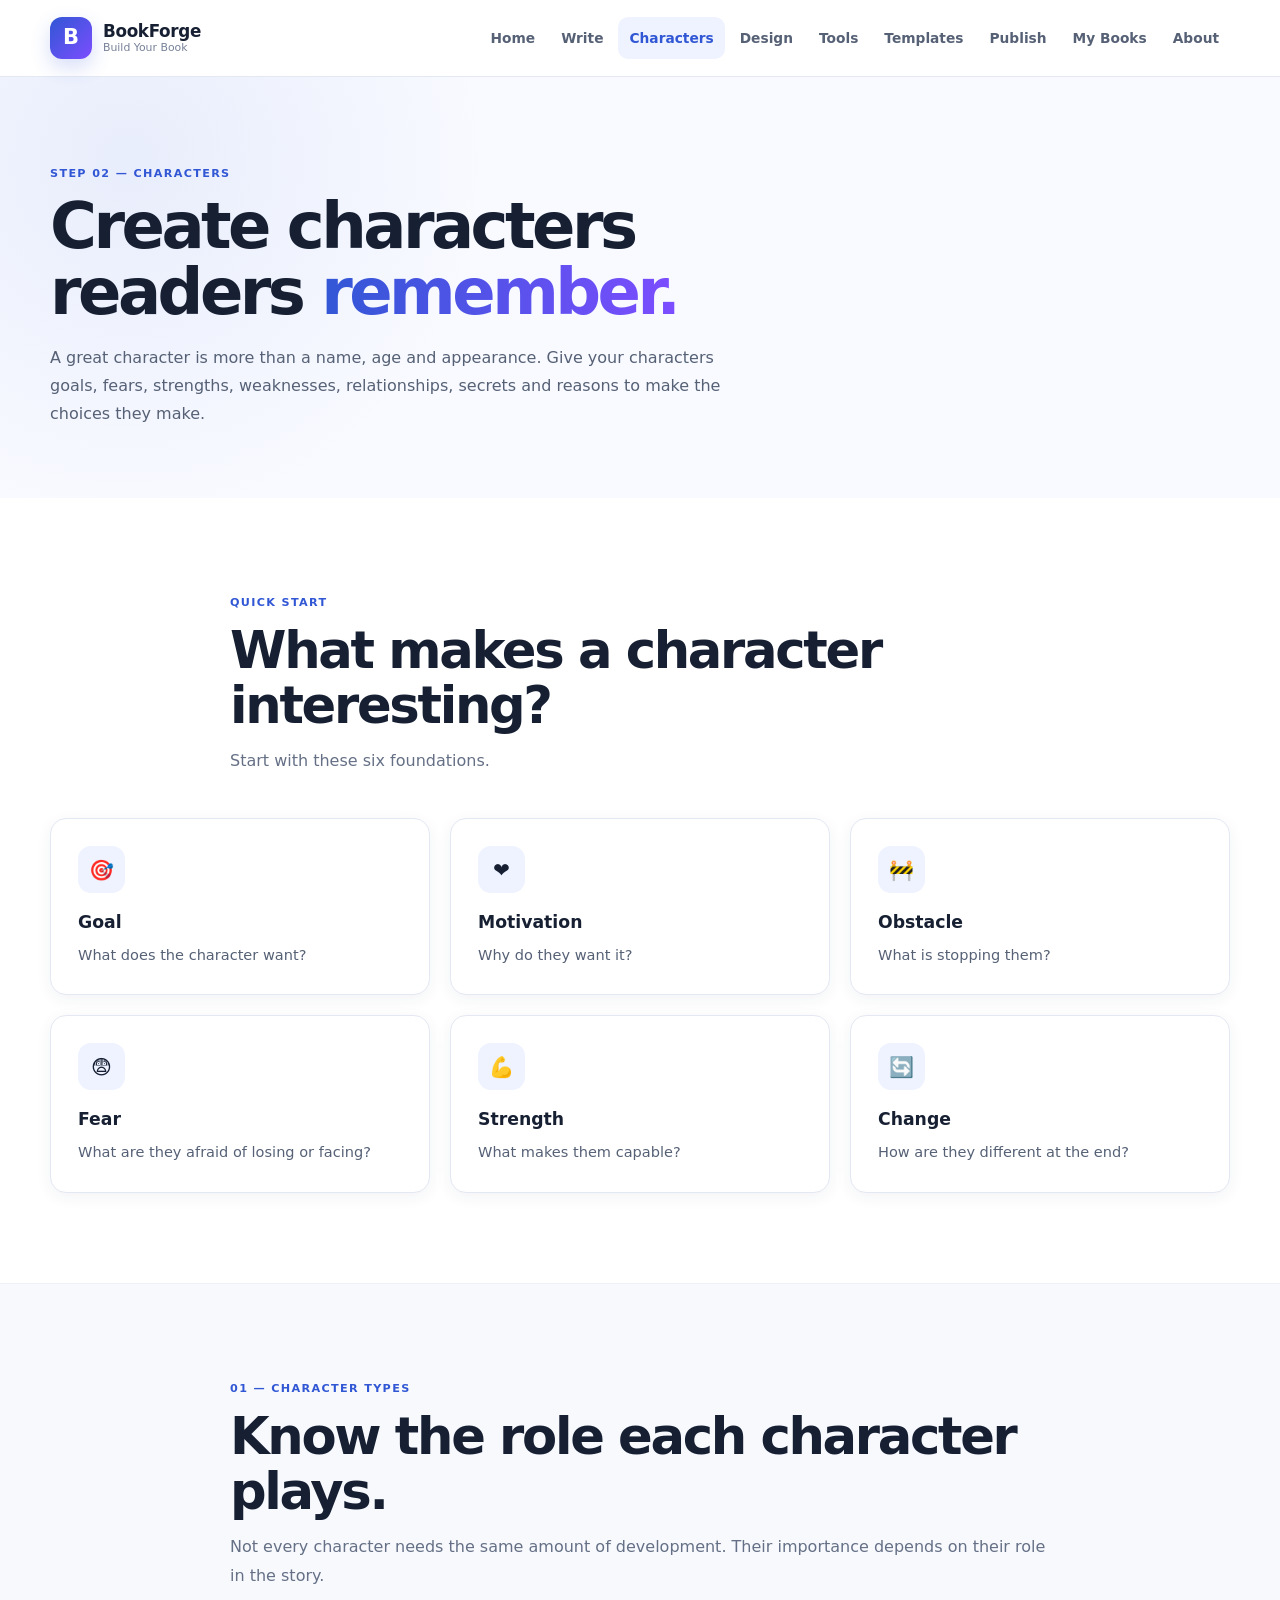
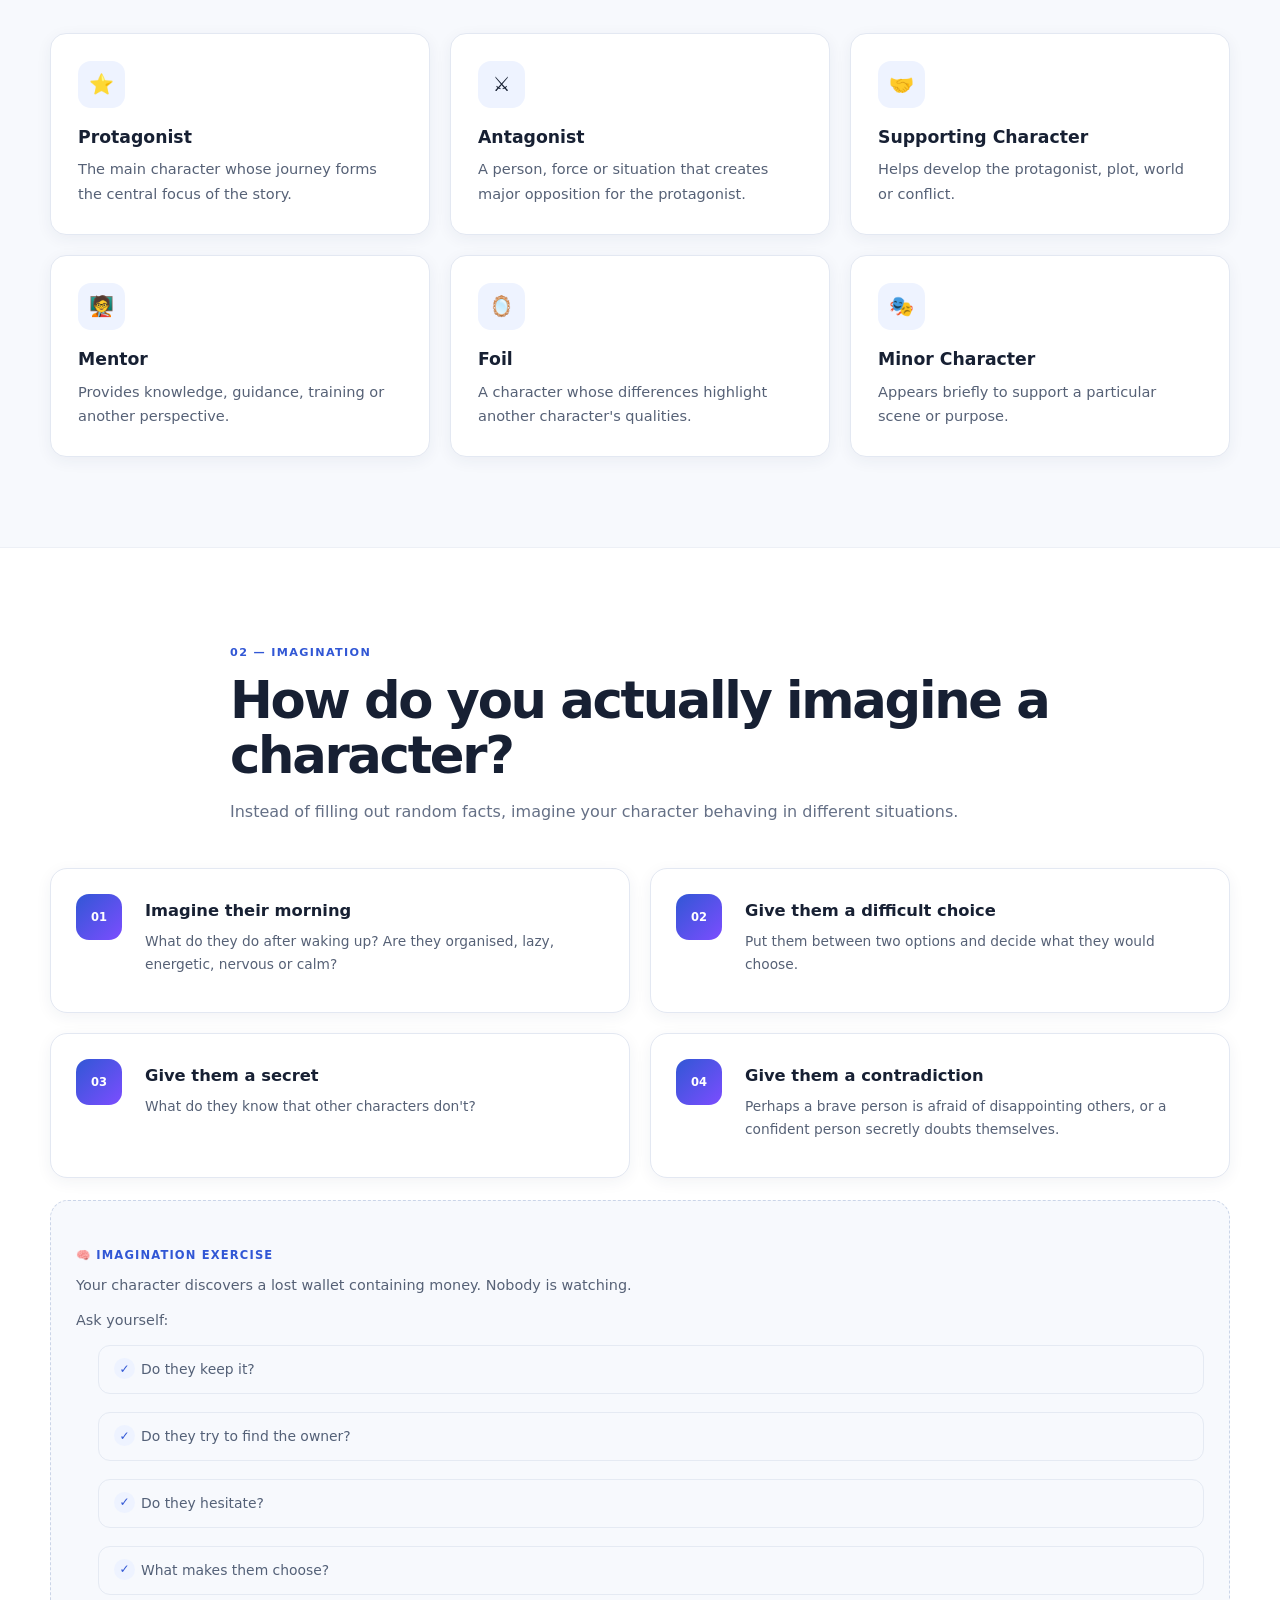
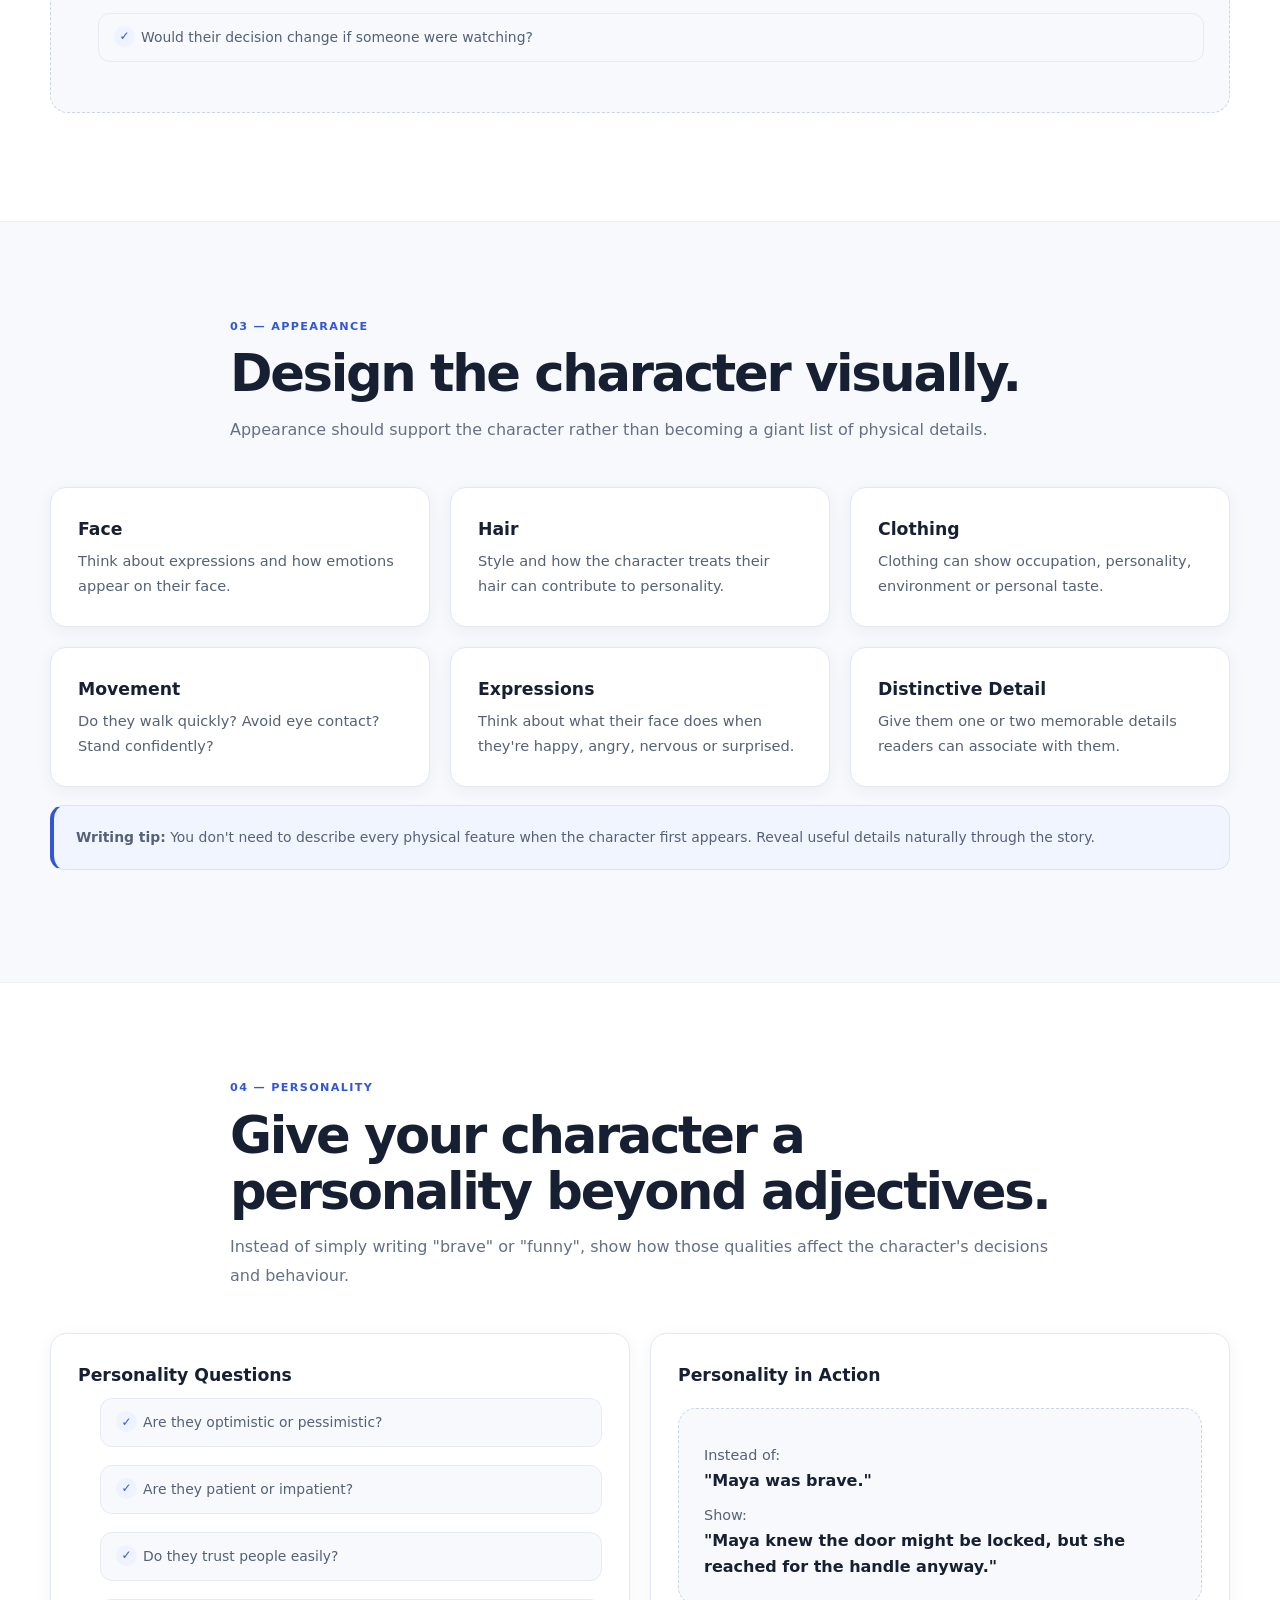
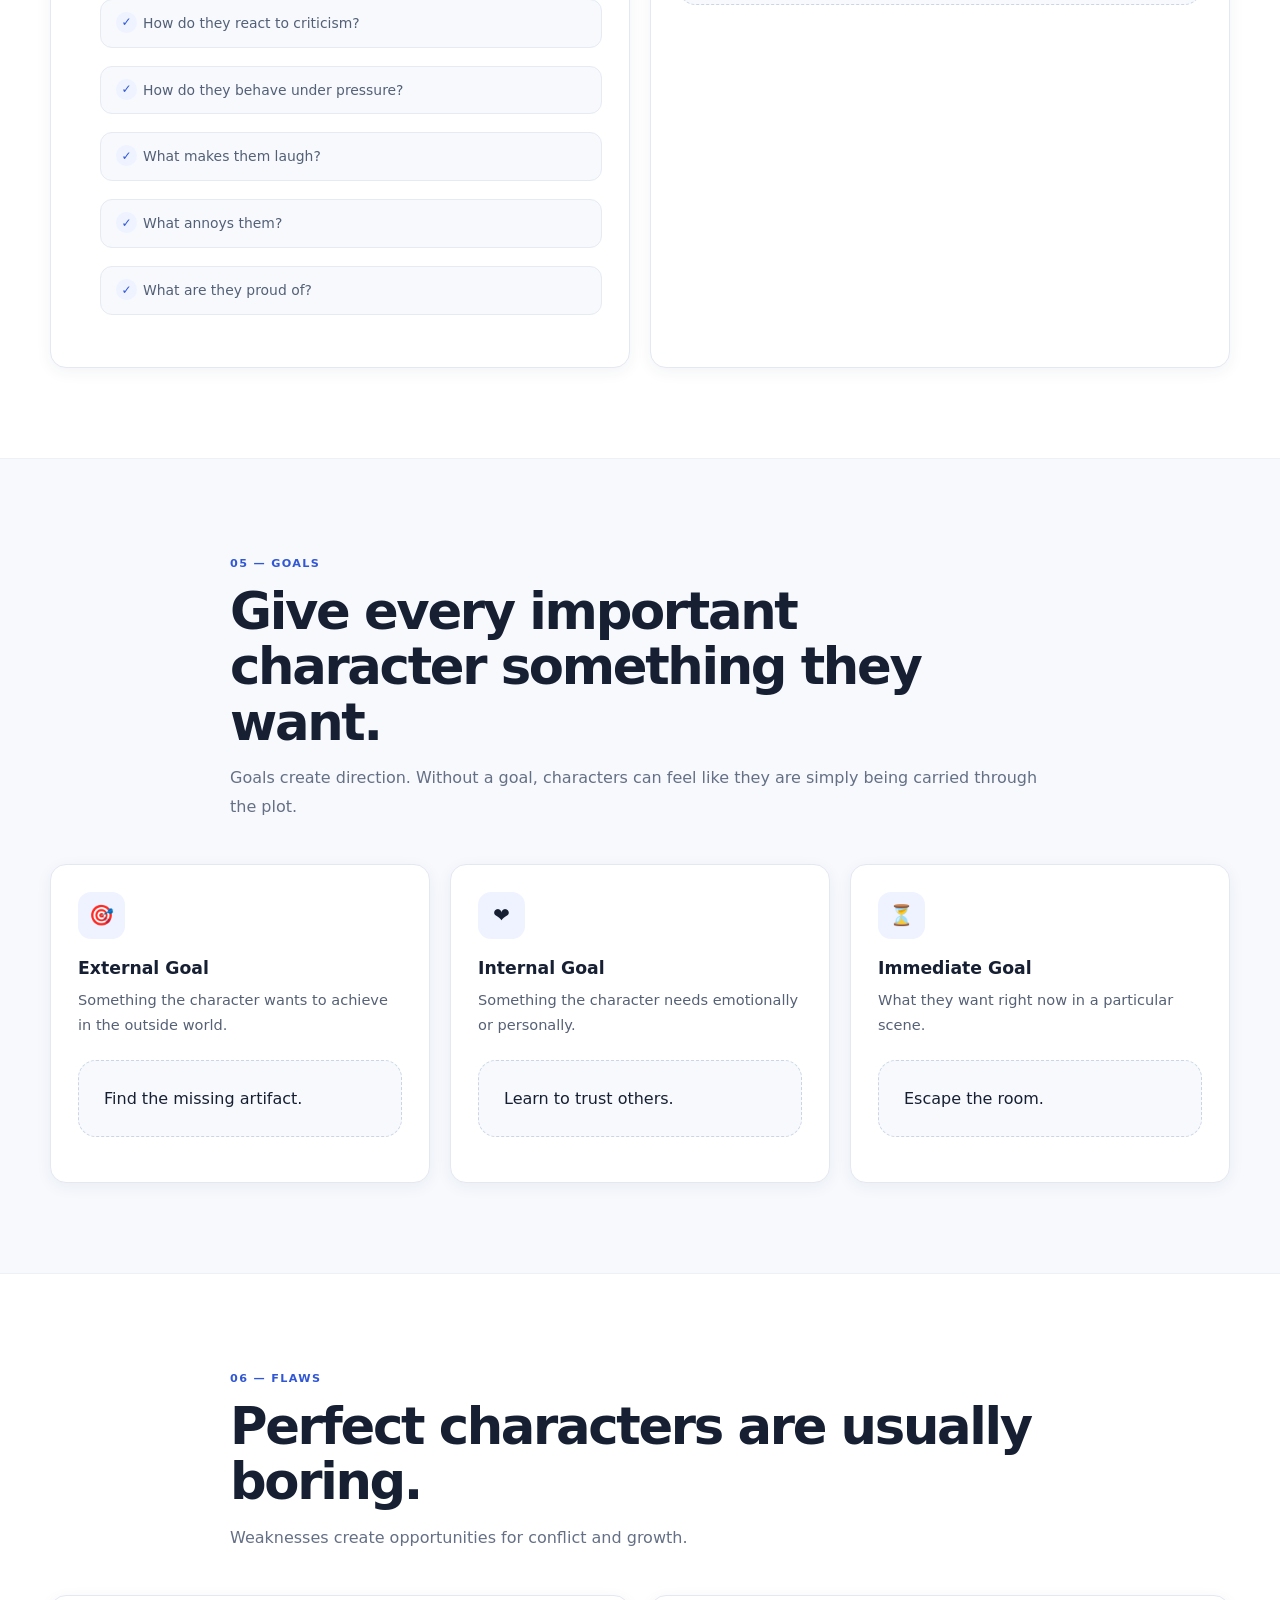
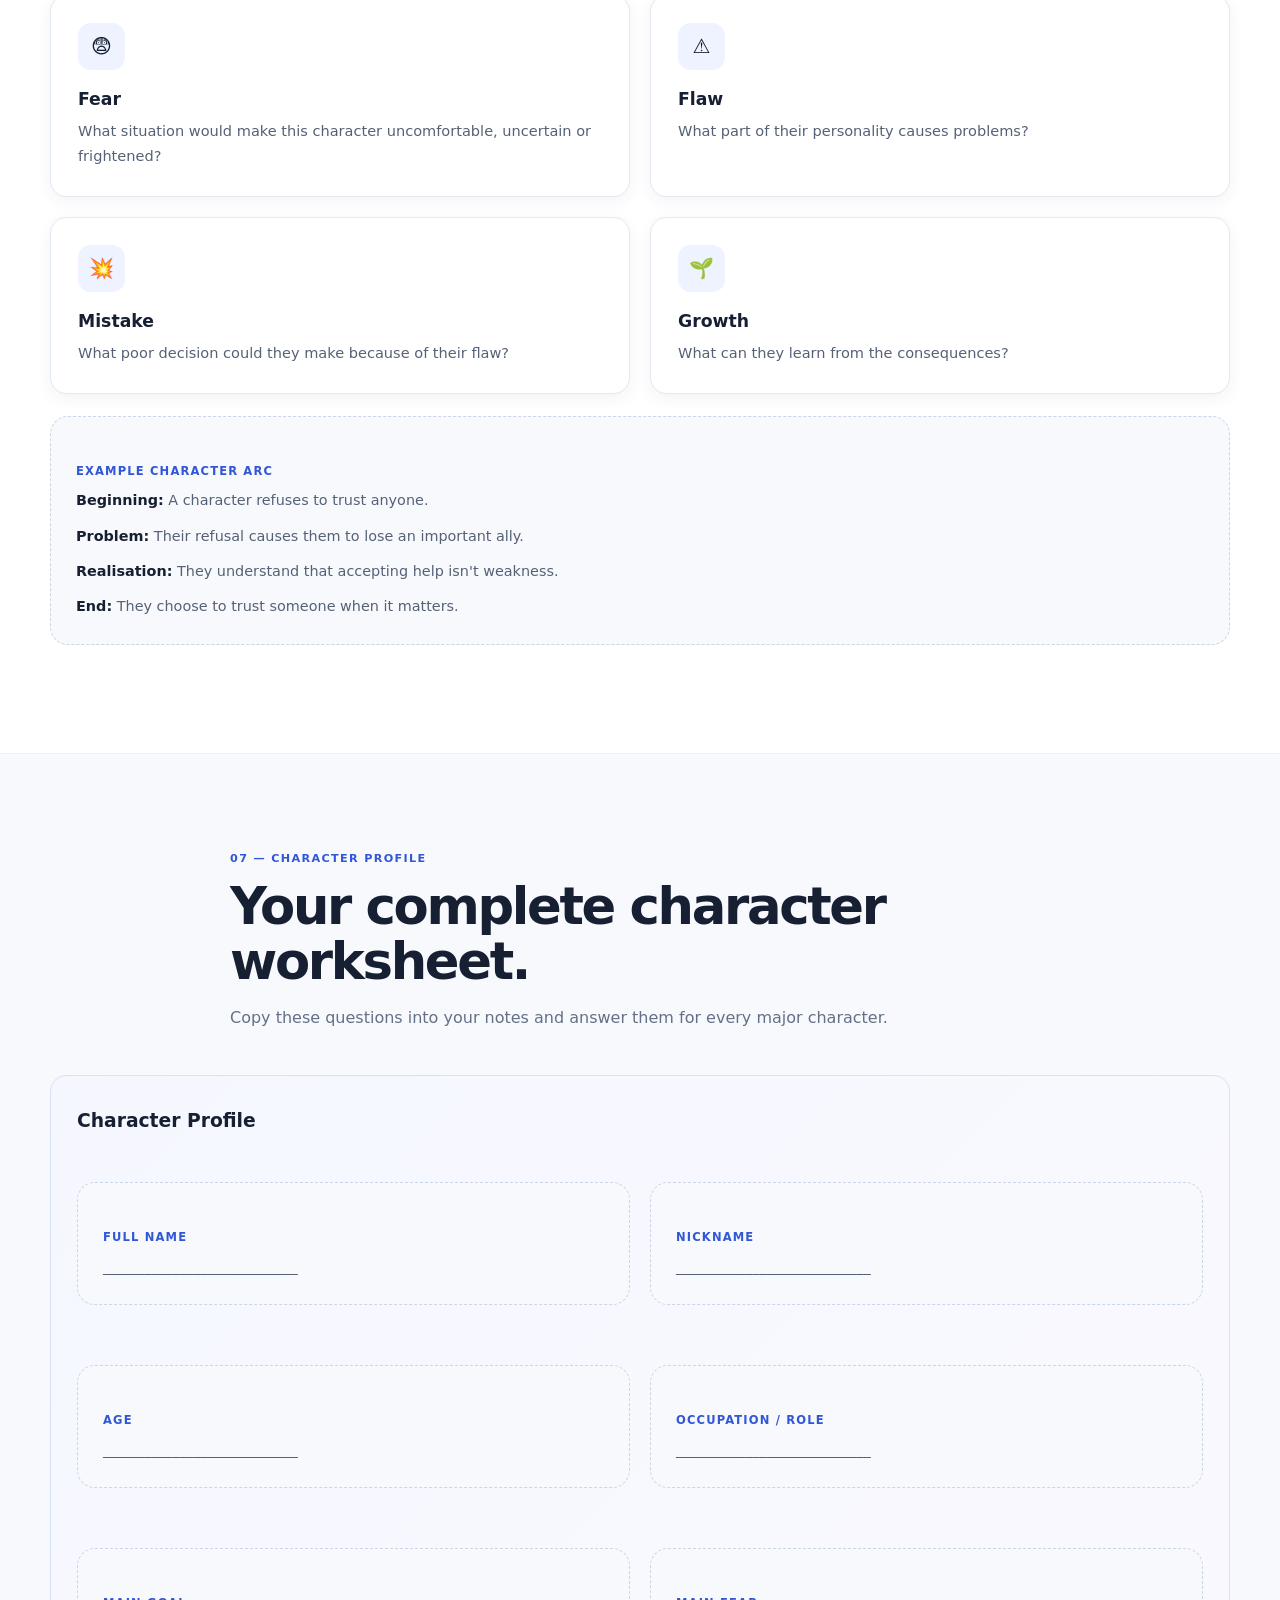
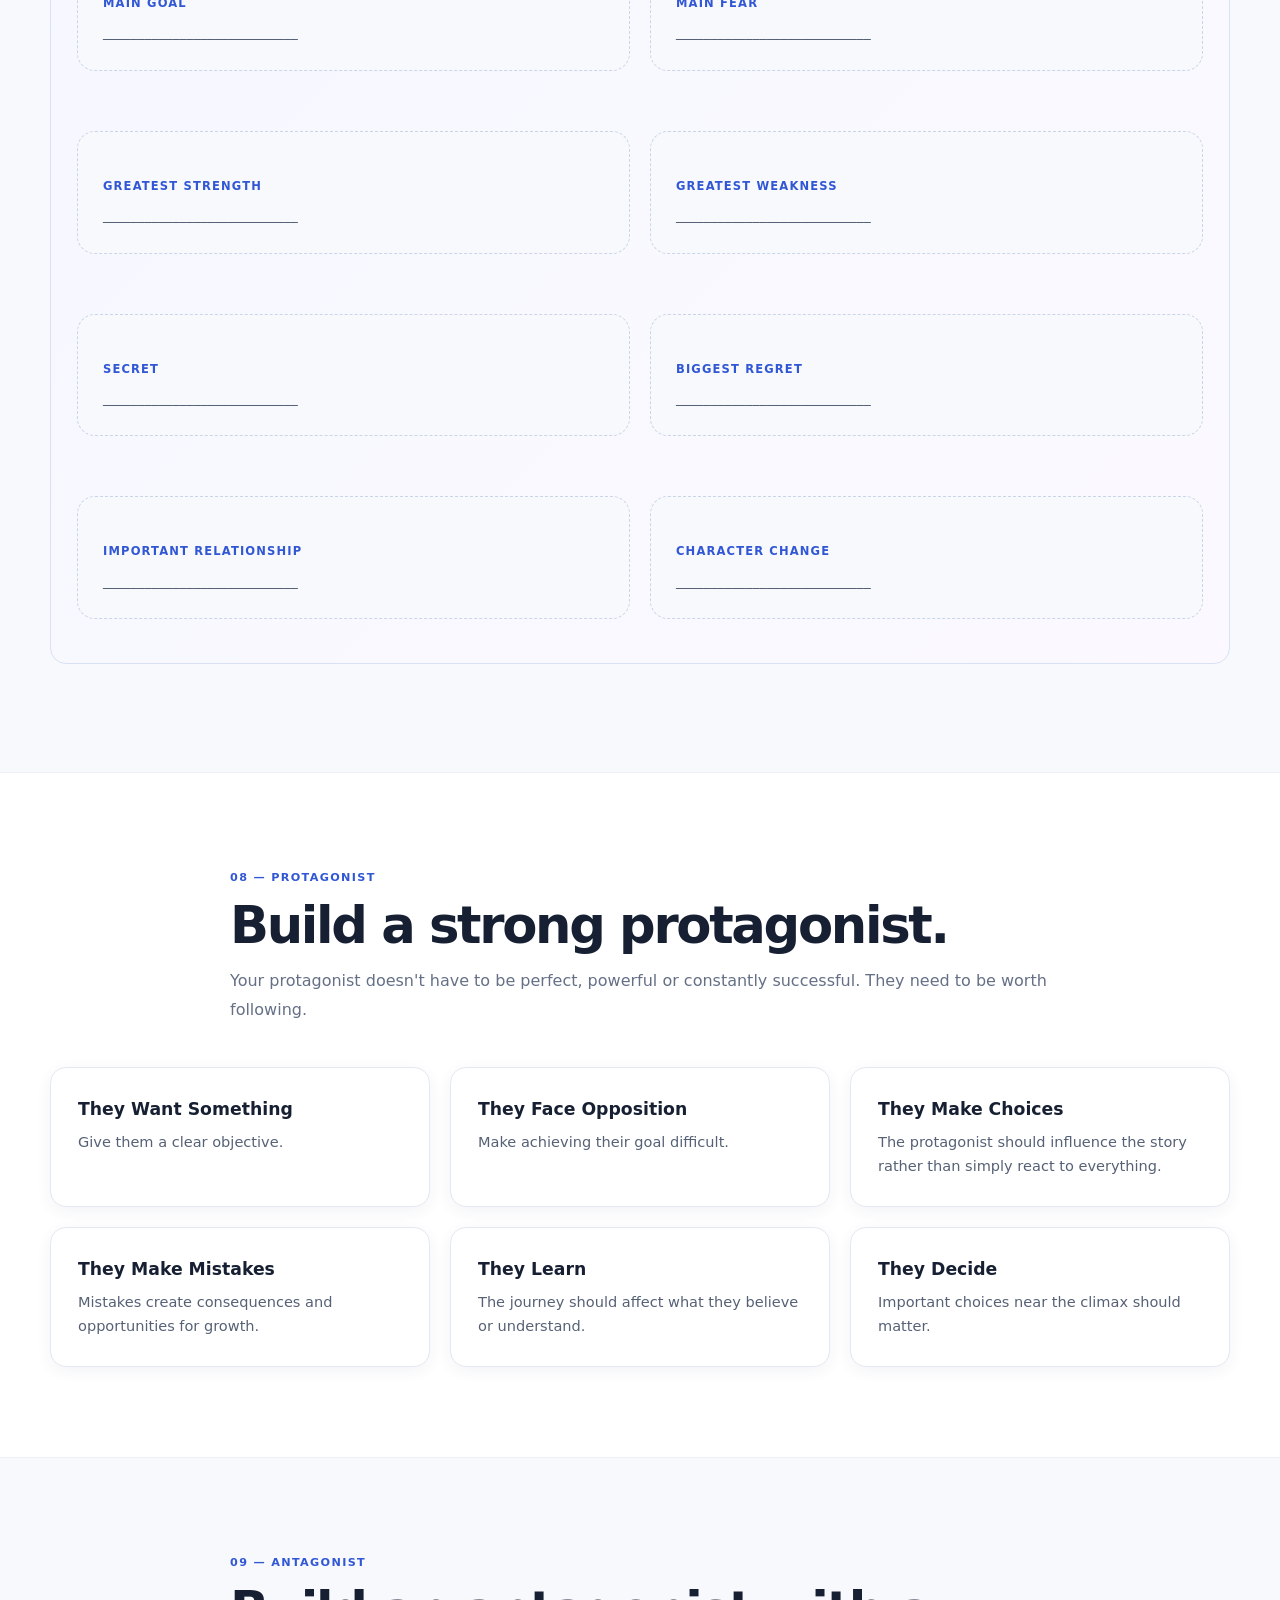
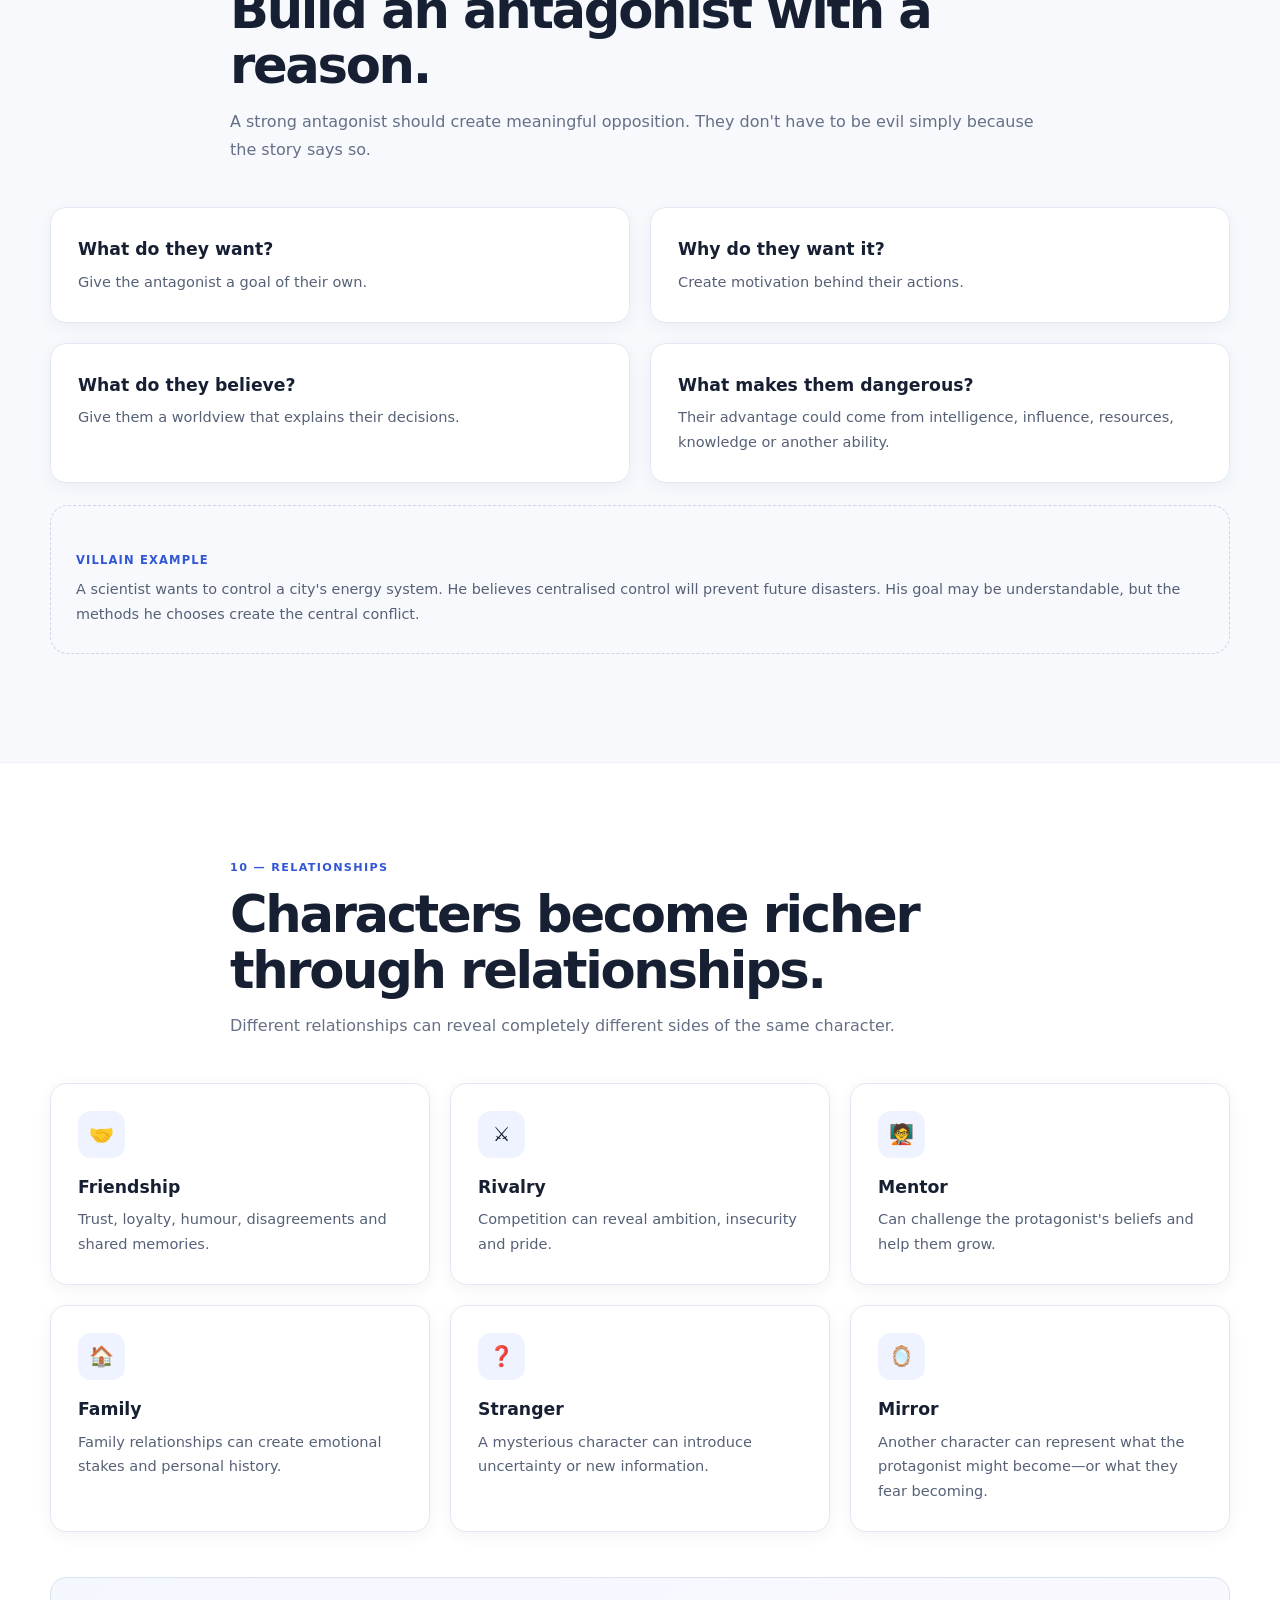
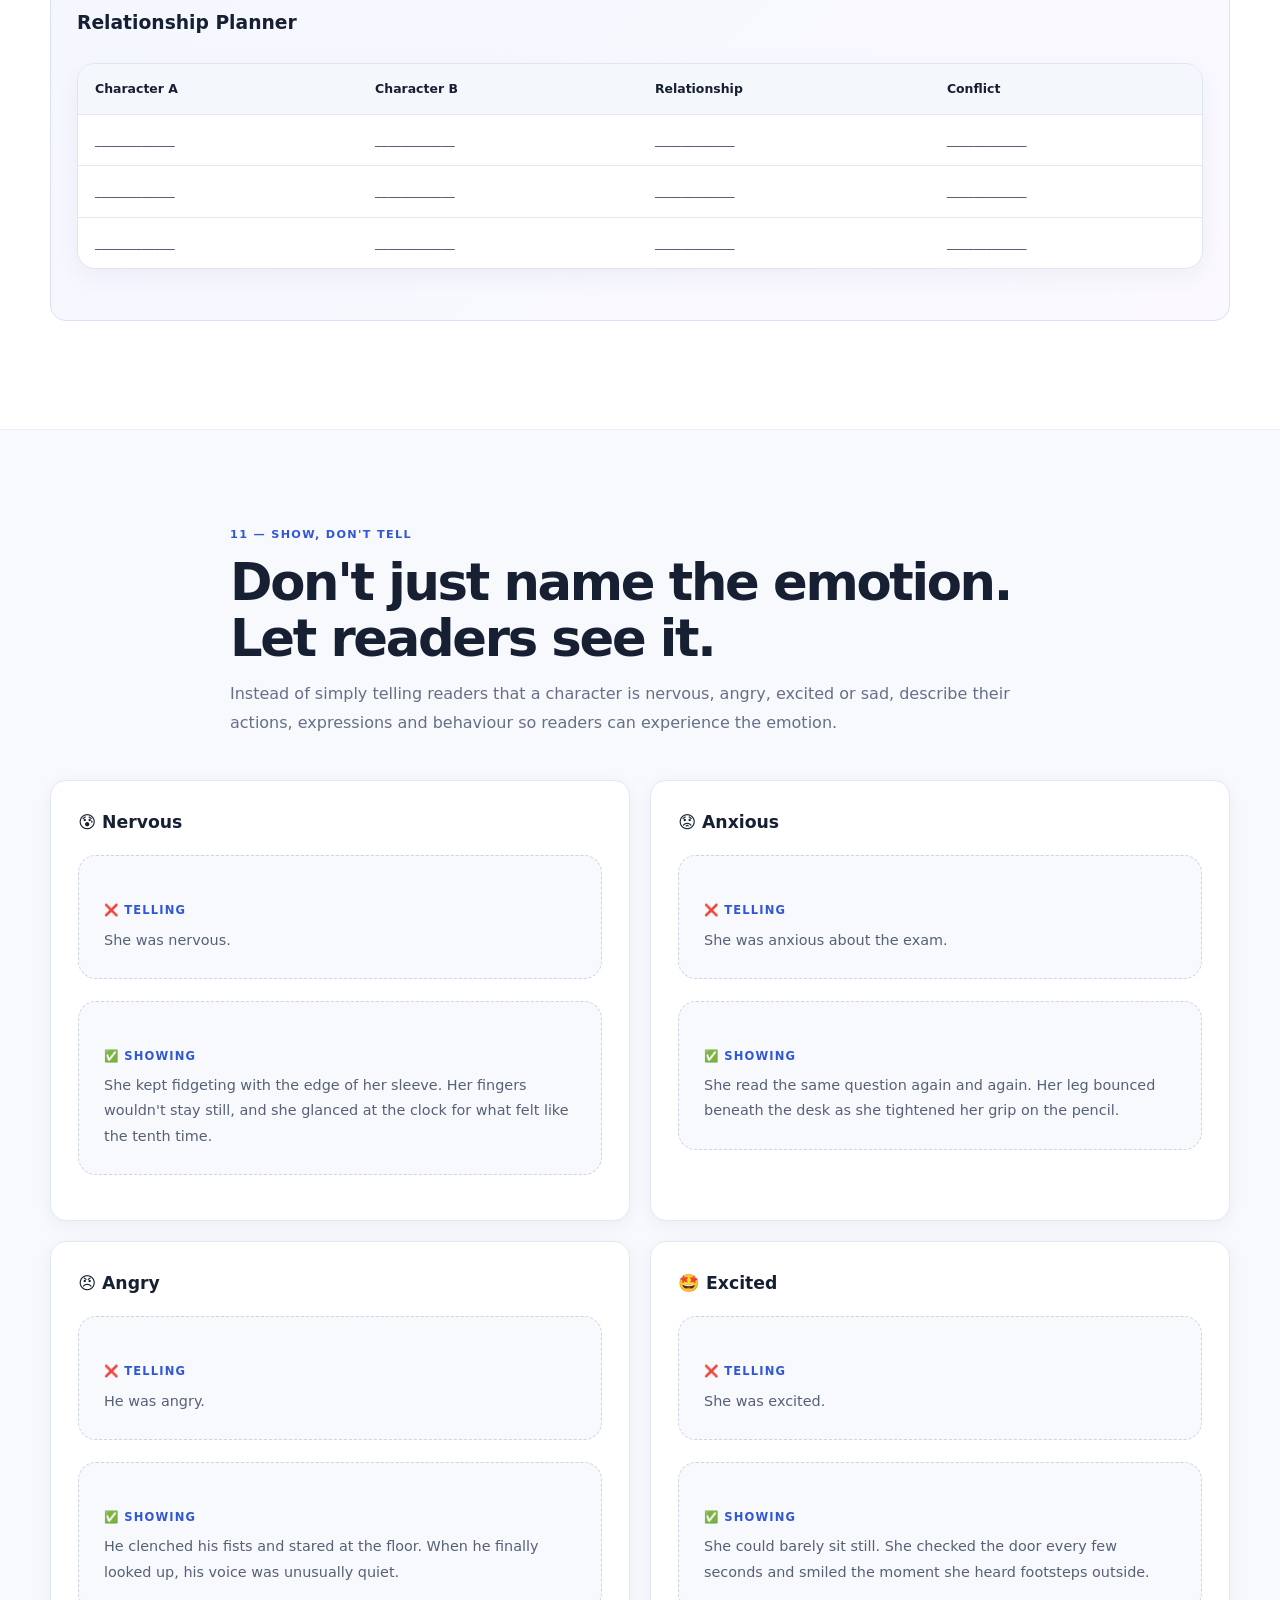
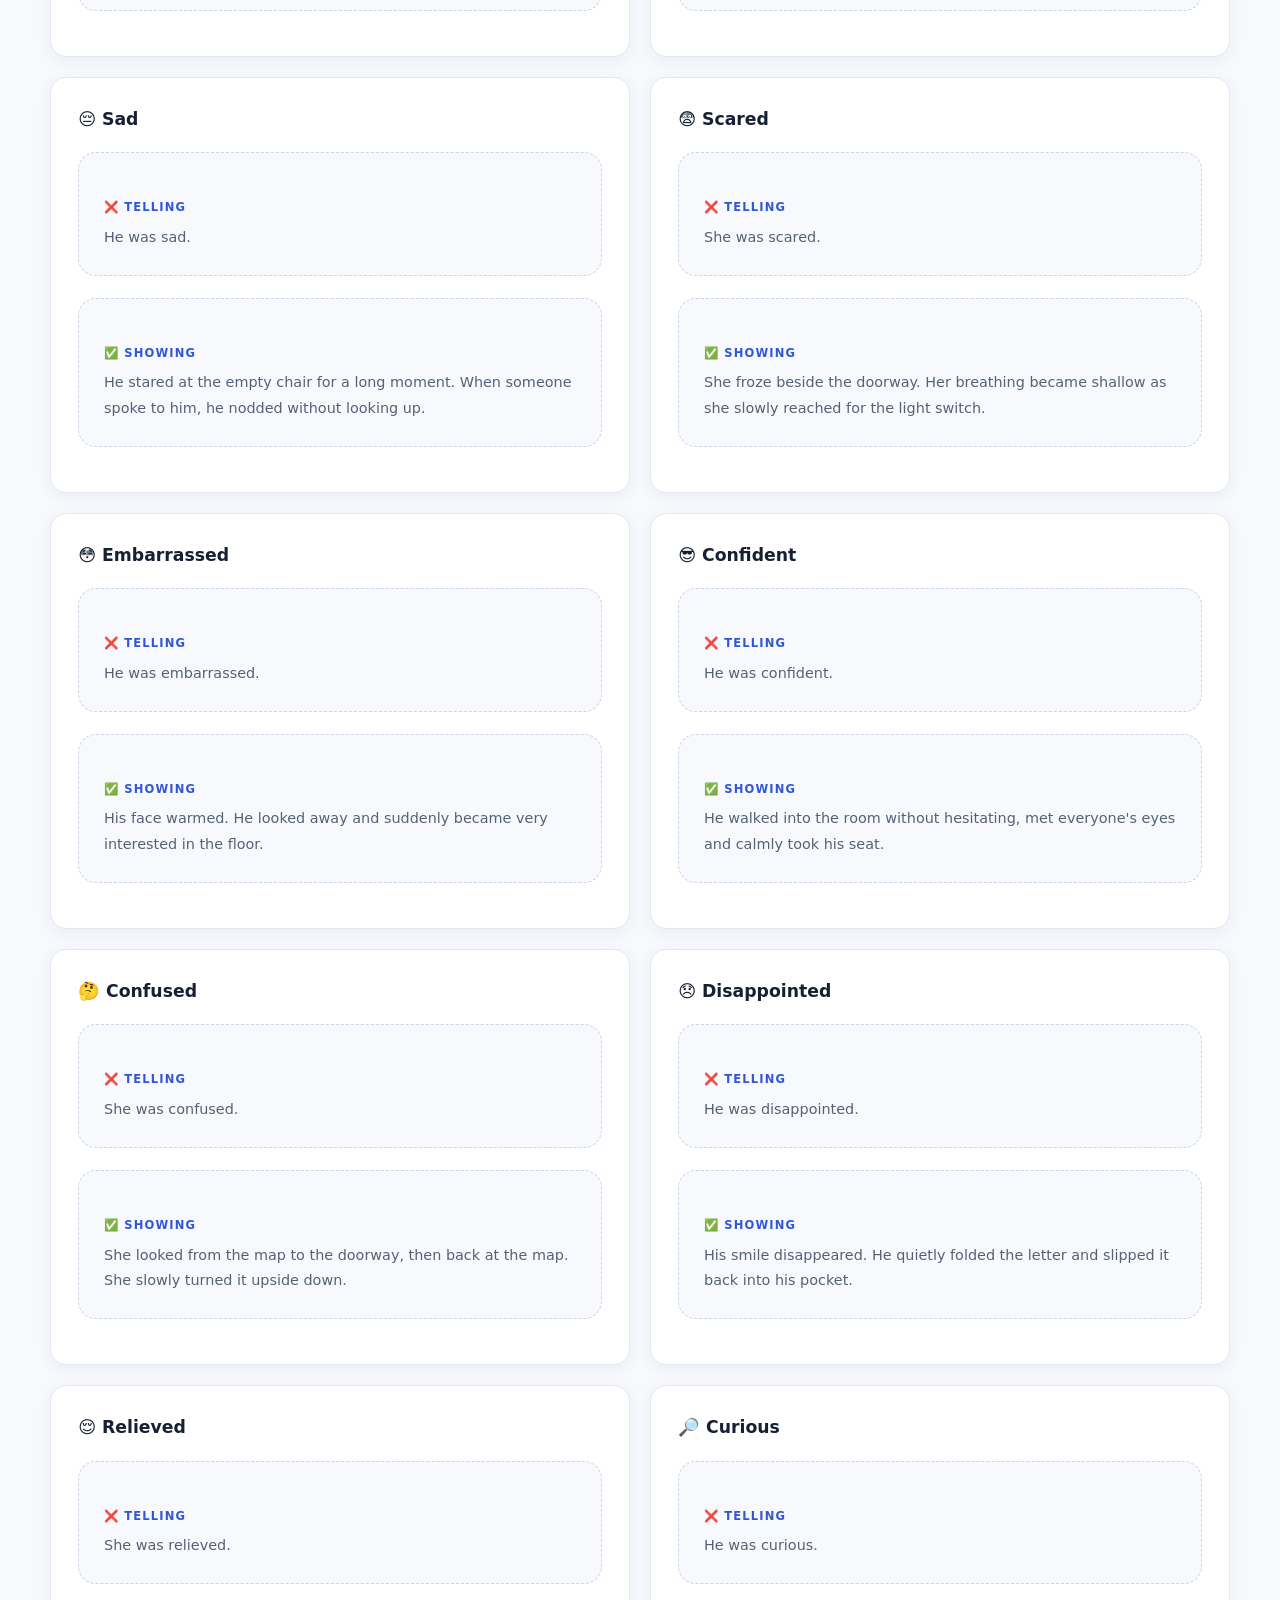
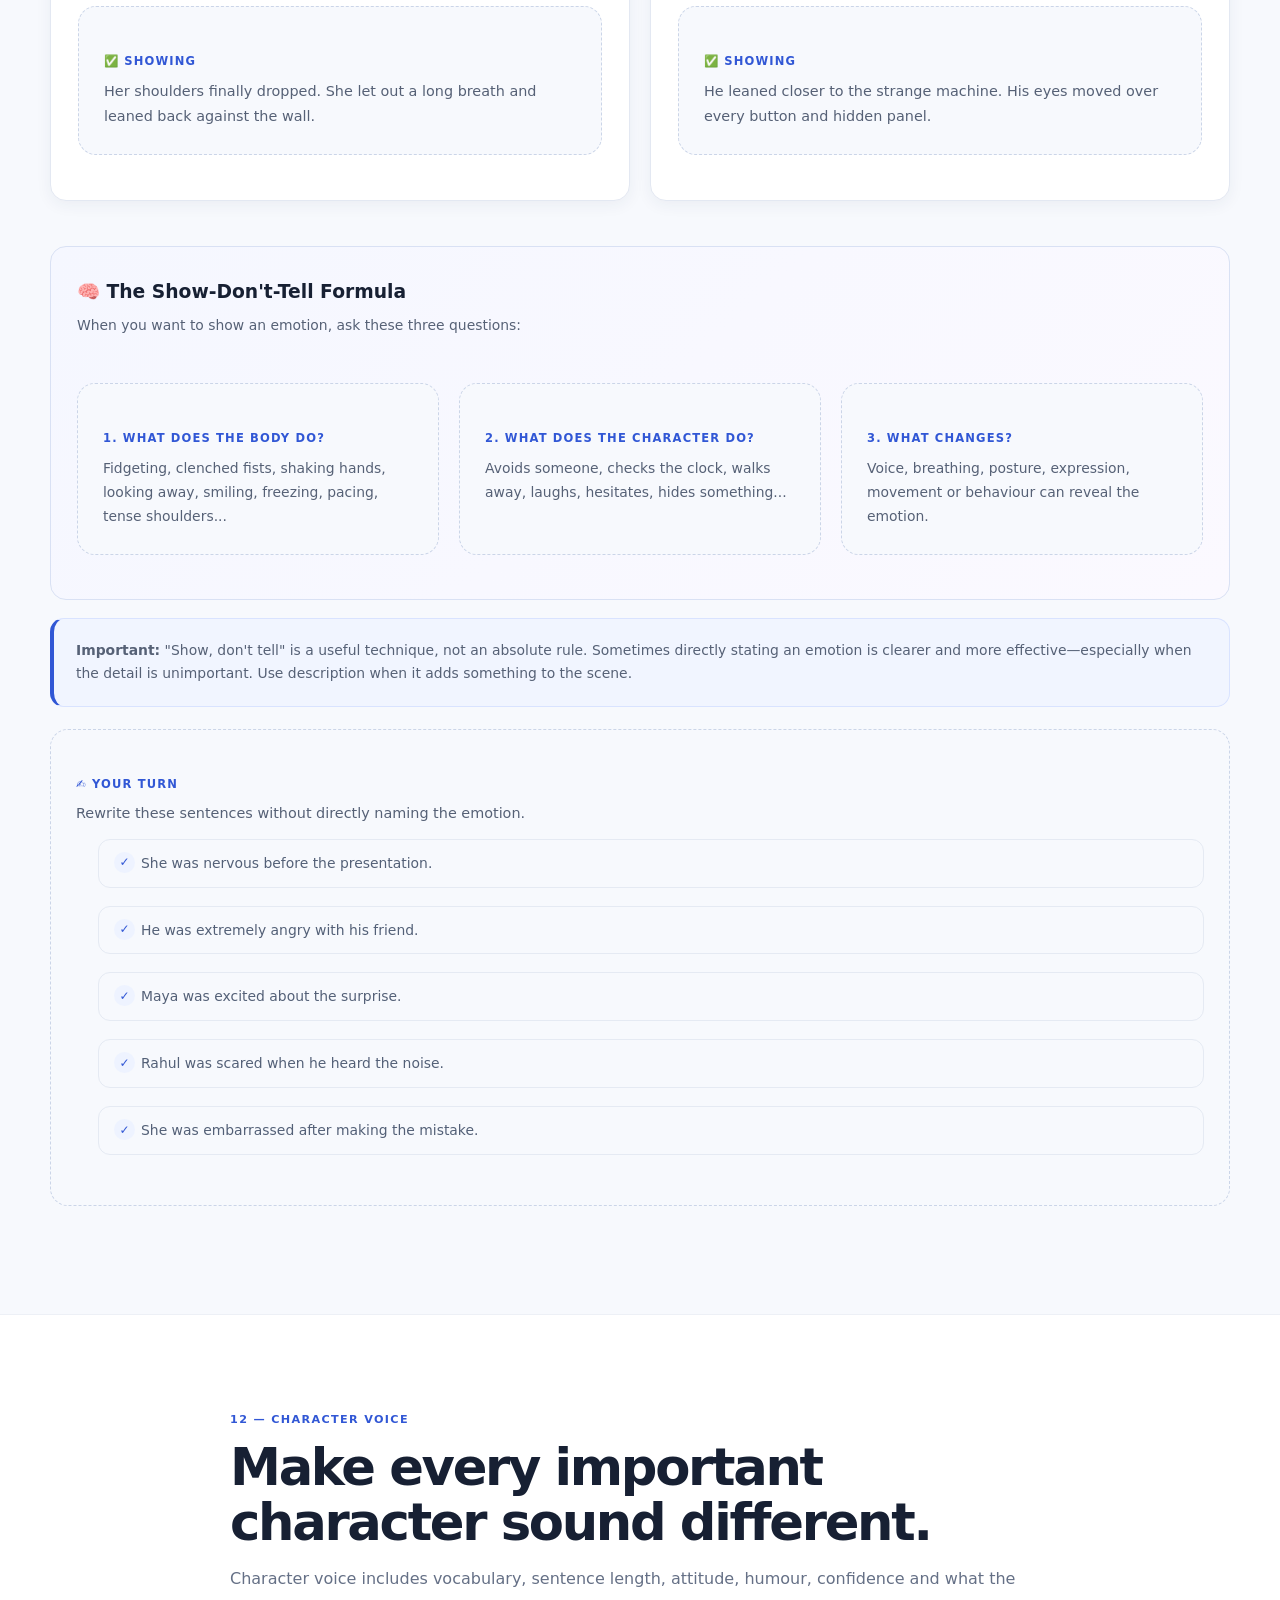
<file: characters.html>
<!DOCTYPE html>
<html lang="en">
<head>
  <meta charset="UTF-8">
  <meta name="viewport" content="width=device-width, initial-scale=1.0">

  <title>Character Creation Guide | BookForge</title>

  <meta
    name="description"
    content="Learn how to create memorable characters for your book with practical character profiles, personalities, goals, fears, strengths, weaknesses, relationships, villains, character arcs and writing examples."
  >

  <meta
    name="keywords"
    content="character creation, character development, create characters, protagonist, antagonist, villain, character arc, character profile, show don't tell, novel writing"
  >

  <meta name="author" content="Akarsh Singh">
  <meta name="robots" content="index, follow">

  <link rel="stylesheet" href="style.css">
</head>

<body>

  <!-- =====================================================
       HEADER
       ===================================================== -->

  <header class="site-header">

    <div class="nav-container">

      <a href="index.html" class="logo">

        <span class="logo-icon">B</span>

        <span>
          <strong>BookForge</strong>
          <small>Build Your Book</small>
        </span>

      </a>

      <button
        class="menu-toggle"
        id="menuToggle"
        aria-label="Open navigation"
        aria-expanded="false"
      >
        ☰
      </button>

      <nav class="main-nav" id="mainNav">

        <a href="index.html">Home</a>
        <a href="writing.html">Write</a>
        <a href="characters.html" class="active">Characters</a>
        <a href="design.html">Design</a>
        <a href="tools.html">Tools</a>
        <a href="templates.html">Templates</a>
        <a href="publishing.html">Publish</a>
        <a href="my-books.html">My Books</a>
        <a href="about.html">About</a>

      </nav>

    </div>

  </header>


  <main>

    <!-- =====================================================
         HERO
         ===================================================== -->

    <section class="page-hero">

      <div class="container">

        <span class="section-label">
          STEP 02 — CHARACTERS
        </span>

        <h1>
          Create characters readers
          <span class="gradient-text">remember.</span>
        </h1>

        <p>
          A great character is more than a name, age and appearance.
          Give your characters goals, fears, strengths, weaknesses,
          relationships, secrets and reasons to make the choices they make.
        </p>

      </div>

    </section>


    <!-- =====================================================
         QUICK START
         ===================================================== -->

    <section class="section">

      <div class="container">

        <div class="section-head">

          <span class="section-label">
            QUICK START
          </span>

          <h2>
            What makes a character interesting?
          </h2>

          <p>
            Start with these six foundations.
          </p>

        </div>


        <div class="grid three">

          <div class="card">
            <div class="icon">🎯</div>
            <h3>Goal</h3>
            <p>
              What does the character want?
            </p>
          </div>

          <div class="card">
            <div class="icon">❤️</div>
            <h3>Motivation</h3>
            <p>
              Why do they want it?
            </p>
          </div>

          <div class="card">
            <div class="icon">🚧</div>
            <h3>Obstacle</h3>
            <p>
              What is stopping them?
            </p>
          </div>

          <div class="card">
            <div class="icon">😨</div>
            <h3>Fear</h3>
            <p>
              What are they afraid of losing or facing?
            </p>
          </div>

          <div class="card">
            <div class="icon">💪</div>
            <h3>Strength</h3>
            <p>
              What makes them capable?
            </p>
          </div>

          <div class="card">
            <div class="icon">🔄</div>
            <h3>Change</h3>
            <p>
              How are they different at the end?
            </p>
          </div>

        </div>

      </div>

    </section>


    <!-- =====================================================
         CHARACTER TYPES
         ===================================================== -->

    <section class="section section-light">

      <div class="container">

        <div class="section-head">

          <span class="section-label">
            01 — CHARACTER TYPES
          </span>

          <h2>
            Know the role each character plays.
          </h2>

          <p>
            Not every character needs the same amount of development.
            Their importance depends on their role in the story.
          </p>

        </div>


        <div class="grid three">

          <div class="card">

            <div class="icon">⭐</div>

            <h3>
              Protagonist
            </h3>

            <p>
              The main character whose journey forms the central focus
              of the story.
            </p>

          </div>


          <div class="card">

            <div class="icon">⚔️</div>

            <h3>
              Antagonist
            </h3>

            <p>
              A person, force or situation that creates major opposition
              for the protagonist.
            </p>

          </div>


          <div class="card">

            <div class="icon">🤝</div>

            <h3>
              Supporting Character
            </h3>

            <p>
              Helps develop the protagonist, plot, world or conflict.
            </p>

          </div>


          <div class="card">

            <div class="icon">🧑‍🏫</div>

            <h3>
              Mentor
            </h3>

            <p>
              Provides knowledge, guidance, training or another
              perspective.
            </p>

          </div>


          <div class="card">

            <div class="icon">🪞</div>

            <h3>
              Foil
            </h3>

            <p>
              A character whose differences highlight another
              character's qualities.
            </p>

          </div>


          <div class="card">

            <div class="icon">🎭</div>

            <h3>
              Minor Character
            </h3>

            <p>
              Appears briefly to support a particular scene or purpose.
            </p>

          </div>

        </div>

      </div>

    </section>


    <!-- =====================================================
         HOW TO IMAGINE CHARACTERS
         ===================================================== -->

    <section class="section">

      <div class="container">

        <div class="section-head">

          <span class="section-label">
            02 — IMAGINATION
          </span>

          <h2>
            How do you actually imagine a character?
          </h2>

          <p>
            Instead of filling out random facts, imagine your character
            behaving in different situations.
          </p>

        </div>


        <div class="roadmap">

          <div class="roadmap-card">

            <div class="roadmap-number">
              01
            </div>

            <div class="roadmap-content">

              <h3>
                Imagine their morning
              </h3>

              <p>
                What do they do after waking up? Are they organised,
                lazy, energetic, nervous or calm?
              </p>

            </div>

          </div>


          <div class="roadmap-card">

            <div class="roadmap-number">
              02
            </div>

            <div class="roadmap-content">

              <h3>
                Give them a difficult choice
              </h3>

              <p>
                Put them between two options and decide what they would
                choose.
              </p>

            </div>

          </div>


          <div class="roadmap-card">

            <div class="roadmap-number">
              03
            </div>

            <div class="roadmap-content">

              <h3>
                Give them a secret
              </h3>

              <p>
                What do they know that other characters don't?
              </p>

            </div>

          </div>


          <div class="roadmap-card">

            <div class="roadmap-number">
              04
            </div>

            <div class="roadmap-content">

              <h3>
                Give them a contradiction
              </h3>

              <p>
                Perhaps a brave person is afraid of disappointing others,
                or a confident person secretly doubts themselves.
              </p>

            </div>

          </div>

        </div>


        <div class="example-box mt-large">

          <h4>
            🧠 Imagination Exercise
          </h4>

          <p>
            Your character discovers a lost wallet containing money.
            Nobody is watching.
          </p>

          <p class="mt-small">
            Ask yourself:
          </p>

          <ul class="check-list">

            <li>Do they keep it?</li>
            <li>Do they try to find the owner?</li>
            <li>Do they hesitate?</li>
            <li>What makes them choose?</li>
            <li>Would their decision change if someone were watching?</li>

          </ul>

        </div>

      </div>

    </section>


    <!-- =====================================================
         APPEARANCE
         ===================================================== -->

    <section class="section section-light">

      <div class="container">

        <div class="section-head">

          <span class="section-label">
            03 — APPEARANCE
          </span>

          <h2>
            Design the character visually.
          </h2>

          <p>
            Appearance should support the character rather than becoming
            a giant list of physical details.
          </p>

        </div>


        <div class="grid three">

          <div class="card">

            <h3>
              Face
            </h3>

            <p>
              Think about expressions and how emotions appear on their face.
            </p>

          </div>


          <div class="card">

            <h3>
              Hair
            </h3>

            <p>
              Style and how the character treats their hair can contribute
              to personality.
            </p>

          </div>


          <div class="card">

            <h3>
              Clothing
            </h3>

            <p>
              Clothing can show occupation, personality, environment or
              personal taste.
            </p>

          </div>


          <div class="card">

            <h3>
              Movement
            </h3>

            <p>
              Do they walk quickly? Avoid eye contact? Stand confidently?
            </p>

          </div>


          <div class="card">

            <h3>
              Expressions
            </h3>

            <p>
              Think about what their face does when they're happy,
              angry, nervous or surprised.
            </p>

          </div>


          <div class="card">

            <h3>
              Distinctive Detail
            </h3>

            <p>
              Give them one or two memorable details readers can
              associate with them.
            </p>

          </div>

        </div>


        <div class="info mt-large">

          <strong>Writing tip:</strong>
          You don't need to describe every physical feature when the
          character first appears. Reveal useful details naturally
          through the story.

        </div>

      </div>

    </section>


    <!-- =====================================================
         PERSONALITY
         ===================================================== -->

    <section class="section">

      <div class="container">

        <div class="section-head">

          <span class="section-label">
            04 — PERSONALITY
          </span>

          <h2>
            Give your character a personality beyond adjectives.
          </h2>

          <p>
            Instead of simply writing "brave" or "funny", show how those
            qualities affect the character's decisions and behaviour.
          </p>

        </div>


        <div class="grid two">

          <div class="card">

            <h3>
              Personality Questions
            </h3>

            <ul class="check-list">

              <li>Are they optimistic or pessimistic?</li>
              <li>Are they patient or impatient?</li>
              <li>Do they trust people easily?</li>
              <li>How do they react to criticism?</li>
              <li>How do they behave under pressure?</li>
              <li>What makes them laugh?</li>
              <li>What annoys them?</li>
              <li>What are they proud of?</li>

            </ul>

          </div>


          <div class="card">

            <h3>
              Personality in Action
            </h3>

            <div class="example-box mt-medium">

              <p>
                Instead of:
              </p>

              <strong>
                "Maya was brave."
              </strong>

              <p class="mt-medium">
                Show:
              </p>

              <strong>
                "Maya knew the door might be locked, but she reached
                for the handle anyway."
              </strong>

            </div>

          </div>

        </div>

      </div>

    </section>


    <!-- =====================================================
         GOALS
         ===================================================== -->

    <section class="section section-light">

      <div class="container">

        <div class="section-head">

          <span class="section-label">
            05 — GOALS
          </span>

          <h2>
            Give every important character something they want.
          </h2>

          <p>
            Goals create direction. Without a goal, characters can feel
            like they are simply being carried through the plot.
          </p>

        </div>


        <div class="grid three">

          <div class="card">

            <div class="icon">🎯</div>

            <h3>
              External Goal
            </h3>

            <p>
              Something the character wants to achieve in the outside
              world.
            </p>

            <div class="example-box mt-medium">
              Find the missing artifact.
            </div>

          </div>


          <div class="card">

            <div class="icon">❤️</div>

            <h3>
              Internal Goal
            </h3>

            <p>
              Something the character needs emotionally or personally.
            </p>

            <div class="example-box mt-medium">
              Learn to trust others.
            </div>

          </div>


          <div class="card">

            <div class="icon">⏳</div>

            <h3>
              Immediate Goal
            </h3>

            <p>
              What they want right now in a particular scene.
            </p>

            <div class="example-box mt-medium">
              Escape the room.
            </div>

          </div>

        </div>

      </div>

    </section>


    <!-- =====================================================
         FEAR AND WEAKNESS
         ===================================================== -->

    <section class="section">

      <div class="container">

        <div class="section-head">

          <span class="section-label">
            06 — FLAWS
          </span>

          <h2>
            Perfect characters are usually boring.
          </h2>

          <p>
            Weaknesses create opportunities for conflict and growth.
          </p>

        </div>


        <div class="grid two">

          <div class="card">

            <div class="icon">😨</div>

            <h3>
              Fear
            </h3>

            <p>
              What situation would make this character uncomfortable,
              uncertain or frightened?
            </p>

          </div>


          <div class="card">

            <div class="icon">⚠️</div>

            <h3>
              Flaw
            </h3>

            <p>
              What part of their personality causes problems?
            </p>

          </div>


          <div class="card">

            <div class="icon">💥</div>

            <h3>
              Mistake
            </h3>

            <p>
              What poor decision could they make because of their flaw?
            </p>

          </div>


          <div class="card">

            <div class="icon">🌱</div>

            <h3>
              Growth
            </h3>

            <p>
              What can they learn from the consequences?
            </p>

          </div>

        </div>


        <div class="example-box mt-large">

          <h4>
            Example Character Arc
          </h4>

          <p>
            <strong>Beginning:</strong>
            A character refuses to trust anyone.
          </p>

          <p>
            <strong>Problem:</strong>
            Their refusal causes them to lose an important ally.
          </p>

          <p>
            <strong>Realisation:</strong>
            They understand that accepting help isn't weakness.
          </p>

          <p>
            <strong>End:</strong>
            They choose to trust someone when it matters.
          </p>

        </div>

      </div>

    </section>


    <!-- =====================================================
         COMPLETE CHARACTER PROFILE
         ===================================================== -->

    <section class="section section-light">

      <div class="container">

        <div class="section-head">

          <span class="section-label">
            07 — CHARACTER PROFILE
          </span>

          <h2>
            Your complete character worksheet.
          </h2>

          <p>
            Copy these questions into your notes and answer them for
            every major character.
          </p>

        </div>


        <div class="template-box">

          <h3>
            Character Profile
          </h3>


          <div class="grid two mt-medium">

            <div class="example-box">
              <h4>Full Name</h4>
              <p>____________________________</p>
            </div>

            <div class="example-box">
              <h4>Nickname</h4>
              <p>____________________________</p>
            </div>

            <div class="example-box">
              <h4>Age</h4>
              <p>____________________________</p>
            </div>

            <div class="example-box">
              <h4>Occupation / Role</h4>
              <p>____________________________</p>
            </div>

            <div class="example-box">
              <h4>Main Goal</h4>
              <p>____________________________</p>
            </div>

            <div class="example-box">
              <h4>Main Fear</h4>
              <p>____________________________</p>
            </div>

            <div class="example-box">
              <h4>Greatest Strength</h4>
              <p>____________________________</p>
            </div>

            <div class="example-box">
              <h4>Greatest Weakness</h4>
              <p>____________________________</p>
            </div>

            <div class="example-box">
              <h4>Secret</h4>
              <p>____________________________</p>
            </div>

            <div class="example-box">
              <h4>Biggest Regret</h4>
              <p>____________________________</p>
            </div>

            <div class="example-box">
              <h4>Important Relationship</h4>
              <p>____________________________</p>
            </div>

            <div class="example-box">
              <h4>Character Change</h4>
              <p>____________________________</p>
            </div>

          </div>

        </div>

      </div>

    </section>


    <!-- =====================================================
         PROTAGONIST
         ===================================================== -->

    <section class="section">

      <div class="container">

        <div class="section-head">

          <span class="section-label">
            08 — PROTAGONIST
          </span>

          <h2>
            Build a strong protagonist.
          </h2>

          <p>
            Your protagonist doesn't have to be perfect, powerful or
            constantly successful. They need to be worth following.
          </p>

        </div>


        <div class="grid three">

          <div class="card">
            <h3>They Want Something</h3>
            <p>
              Give them a clear objective.
            </p>
          </div>

          <div class="card">
            <h3>They Face Opposition</h3>
            <p>
              Make achieving their goal difficult.
            </p>
          </div>

          <div class="card">
            <h3>They Make Choices</h3>
            <p>
              The protagonist should influence the story rather than
              simply react to everything.
            </p>
          </div>

          <div class="card">
            <h3>They Make Mistakes</h3>
            <p>
              Mistakes create consequences and opportunities for growth.
            </p>
          </div>

          <div class="card">
            <h3>They Learn</h3>
            <p>
              The journey should affect what they believe or understand.
            </p>
          </div>

          <div class="card">
            <h3>They Decide</h3>
            <p>
              Important choices near the climax should matter.
            </p>
          </div>

        </div>

      </div>

    </section>


    <!-- =====================================================
         ANTAGONIST
         ===================================================== -->

    <section class="section section-light">

      <div class="container">

        <div class="section-head">

          <span class="section-label">
            09 — ANTAGONIST
          </span>

          <h2>
            Build an antagonist with a reason.
          </h2>

          <p>
            A strong antagonist should create meaningful opposition.
            They don't have to be evil simply because the story says so.
          </p>

        </div>


        <div class="grid two">

          <div class="card">

            <h3>
              What do they want?
            </h3>

            <p>
              Give the antagonist a goal of their own.
            </p>

          </div>


          <div class="card">

            <h3>
              Why do they want it?
            </h3>

            <p>
              Create motivation behind their actions.
            </p>

          </div>


          <div class="card">

            <h3>
              What do they believe?
            </h3>

            <p>
              Give them a worldview that explains their decisions.
            </p>

          </div>


          <div class="card">

            <h3>
              What makes them dangerous?
            </h3>

            <p>
              Their advantage could come from intelligence, influence,
              resources, knowledge or another ability.
            </p>

          </div>

        </div>


        <div class="example-box mt-large">

          <h4>
            Villain Example
          </h4>

          <p>
            A scientist wants to control a city's energy system.
            He believes centralised control will prevent future disasters.
            His goal may be understandable, but the methods he chooses
            create the central conflict.
          </p>

        </div>

      </div>

    </section>


    <!-- =====================================================
         RELATIONSHIPS
         ===================================================== -->

    <section class="section">

      <div class="container">

        <div class="section-head">

          <span class="section-label">
            10 — RELATIONSHIPS
          </span>

          <h2>
            Characters become richer through relationships.
          </h2>

          <p>
            Different relationships can reveal completely different
            sides of the same character.
          </p>

        </div>


        <div class="grid three">

          <div class="card">

            <div class="icon">🤝</div>

            <h3>
              Friendship
            </h3>

            <p>
              Trust, loyalty, humour, disagreements and shared memories.
            </p>

          </div>


          <div class="card">

            <div class="icon">⚔️</div>

            <h3>
              Rivalry
            </h3>

            <p>
              Competition can reveal ambition, insecurity and pride.
            </p>

          </div>


          <div class="card">

            <div class="icon">🧑‍🏫</div>

            <h3>
              Mentor
            </h3>

            <p>
              Can challenge the protagonist's beliefs and help them grow.
            </p>

          </div>


          <div class="card">

            <div class="icon">🏠</div>

            <h3>
              Family
            </h3>

            <p>
              Family relationships can create emotional stakes and
              personal history.
            </p>

          </div>


          <div class="card">

            <div class="icon">❓</div>

            <h3>
              Stranger
            </h3>

            <p>
              A mysterious character can introduce uncertainty or new
              information.
            </p>

          </div>


          <div class="card">

            <div class="icon">🪞</div>

            <h3>
              Mirror
            </h3>

            <p>
              Another character can represent what the protagonist might
              become—or what they fear becoming.
            </p>

          </div>

        </div>


        <div class="template-box mt-large">

          <h3>
            Relationship Planner
          </h3>

          <div class="table-wrap mt-medium">

            <table>

              <thead>

                <tr>
                  <th>Character A</th>
                  <th>Character B</th>
                  <th>Relationship</th>
                  <th>Conflict</th>
                </tr>

              </thead>

              <tbody>

                <tr>
                  <td>____________</td>
                  <td>____________</td>
                  <td>____________</td>
                  <td>____________</td>
                </tr>

                <tr>
                  <td>____________</td>
                  <td>____________</td>
                  <td>____________</td>
                  <td>____________</td>
                </tr>

                <tr>
                  <td>____________</td>
                  <td>____________</td>
                  <td>____________</td>
                  <td>____________</td>
                </tr>

              </tbody>

            </table>

          </div>

        </div>

      </div>

    </section>


    <!-- =====================================================
         SHOW DON'T TELL
         ===================================================== -->

    <section class="section section-light">

      <div class="container">

        <div class="section-head">

          <span class="section-label">
            11 — SHOW, DON'T TELL
          </span>

          <h2>
            Don't just name the emotion. Let readers see it.
          </h2>

          <p>
            Instead of simply telling readers that a character is
            nervous, angry, excited or sad, describe their actions,
            expressions and behaviour so readers can experience the emotion.
          </p>

        </div>


        <div class="grid two">


          <!-- NERVOUS -->

          <div class="card">

            <h3>
              😰 Nervous
            </h3>

            <div class="example-box mt-medium">

              <h4>
                ❌ Telling
              </h4>

              <p>
                She was nervous.
              </p>

            </div>

            <div class="example-box mt-medium">

              <h4>
                ✅ Showing
              </h4>

              <p>
                She kept fidgeting with the edge of her sleeve.
                Her fingers wouldn't stay still, and she glanced at the
                clock for what felt like the tenth time.
              </p>

            </div>

          </div>


          <!-- ANXIOUS -->

          <div class="card">

            <h3>
              😟 Anxious
            </h3>

            <div class="example-box mt-medium">

              <h4>
                ❌ Telling
              </h4>

              <p>
                She was anxious about the exam.
              </p>

            </div>

            <div class="example-box mt-medium">

              <h4>
                ✅ Showing
              </h4>

              <p>
                She read the same question again and again.
                Her leg bounced beneath the desk as she tightened
                her grip on the pencil.
              </p>

            </div>

          </div>


          <!-- ANGRY -->

          <div class="card">

            <h3>
              😠 Angry
            </h3>

            <div class="example-box mt-medium">

              <h4>
                ❌ Telling
              </h4>

              <p>
                He was angry.
              </p>

            </div>

            <div class="example-box mt-medium">

              <h4>
                ✅ Showing
              </h4>

              <p>
                He clenched his fists and stared at the floor.
                When he finally looked up, his voice was unusually quiet.
              </p>

            </div>

          </div>


          <!-- EXCITED -->

          <div class="card">

            <h3>
              🤩 Excited
            </h3>

            <div class="example-box mt-medium">

              <h4>
                ❌ Telling
              </h4>

              <p>
                She was excited.
              </p>

            </div>

            <div class="example-box mt-medium">

              <h4>
                ✅ Showing
              </h4>

              <p>
                She could barely sit still.
                She checked the door every few seconds and smiled
                the moment she heard footsteps outside.
              </p>

            </div>

          </div>


          <!-- SAD -->

          <div class="card">

            <h3>
              😔 Sad
            </h3>

            <div class="example-box mt-medium">

              <h4>
                ❌ Telling
              </h4>

              <p>
                He was sad.
              </p>

            </div>

            <div class="example-box mt-medium">

              <h4>
                ✅ Showing
              </h4>

              <p>
                He stared at the empty chair for a long moment.
                When someone spoke to him, he nodded without looking up.
              </p>

            </div>

          </div>


          <!-- SCARED -->

          <div class="card">

            <h3>
              😨 Scared
            </h3>

            <div class="example-box mt-medium">

              <h4>
                ❌ Telling
              </h4>

              <p>
                She was scared.
              </p>

            </div>

            <div class="example-box mt-medium">

              <h4>
                ✅ Showing
              </h4>

              <p>
                She froze beside the doorway.
                Her breathing became shallow as she slowly reached
                for the light switch.
              </p>

            </div>

          </div>


          <!-- EMBARRASSED -->

          <div class="card">

            <h3>
              😳 Embarrassed
            </h3>

            <div class="example-box mt-medium">

              <h4>
                ❌ Telling
              </h4>

              <p>
                He was embarrassed.
              </p>

            </div>

            <div class="example-box mt-medium">

              <h4>
                ✅ Showing
              </h4>

              <p>
                His face warmed.
                He looked away and suddenly became very interested
                in the floor.
              </p>

            </div>

          </div>


          <!-- CONFIDENT -->

          <div class="card">

            <h3>
              😎 Confident
            </h3>

            <div class="example-box mt-medium">

              <h4>
                ❌ Telling
              </h4>

              <p>
                He was confident.
              </p>

            </div>

            <div class="example-box mt-medium">

              <h4>
                ✅ Showing
              </h4>

              <p>
                He walked into the room without hesitating,
                met everyone's eyes and calmly took his seat.
              </p>

            </div>

          </div>


          <!-- CONFUSED -->

          <div class="card">

            <h3>
              🤔 Confused
            </h3>

            <div class="example-box mt-medium">

              <h4>
                ❌ Telling
              </h4>

              <p>
                She was confused.
              </p>

            </div>

            <div class="example-box mt-medium">

              <h4>
                ✅ Showing
              </h4>

              <p>
                She looked from the map to the doorway, then back at
                the map. She slowly turned it upside down.
              </p>

            </div>

          </div>


          <!-- DISAPPOINTED -->

          <div class="card">

            <h3>
              😞 Disappointed
            </h3>

            <div class="example-box mt-medium">

              <h4>
                ❌ Telling
              </h4>

              <p>
                He was disappointed.
              </p>

            </div>

            <div class="example-box mt-medium">

              <h4>
                ✅ Showing
              </h4>

              <p>
                His smile disappeared.
                He quietly folded the letter and slipped it back
                into his pocket.
              </p>

            </div>

          </div>


          <!-- RELIEVED -->

          <div class="card">

            <h3>
              😌 Relieved
            </h3>

            <div class="example-box mt-medium">

              <h4>
                ❌ Telling
              </h4>

              <p>
                She was relieved.
              </p>

            </div>

            <div class="example-box mt-medium">

              <h4>
                ✅ Showing
              </h4>

              <p>
                Her shoulders finally dropped.
                She let out a long breath and leaned back against the wall.
              </p>

            </div>

          </div>


          <!-- CURIOUS -->

          <div class="card">

            <h3>
              🔎 Curious
            </h3>

            <div class="example-box mt-medium">

              <h4>
                ❌ Telling
              </h4>

              <p>
                He was curious.
              </p>

            </div>

            <div class="example-box mt-medium">

              <h4>
                ✅ Showing
              </h4>

              <p>
                He leaned closer to the strange machine.
                His eyes moved over every button and hidden panel.
              </p>

            </div>

          </div>

        </div>


        <!-- SHOW DON'T TELL FORMULA -->

        <div class="template-box mt-large">

          <h3>
            🧠 The Show-Don't-Tell Formula
          </h3>

          <p>
            When you want to show an emotion, ask these three questions:
          </p>


          <div class="grid three mt-medium">

            <div class="example-box">

              <h4>
                1. What does the body do?
              </h4>

              <p>
                Fidgeting, clenched fists, shaking hands, looking away,
                smiling, freezing, pacing, tense shoulders...
              </p>

            </div>


            <div class="example-box">

              <h4>
                2. What does the character do?
              </h4>

              <p>
                Avoids someone, checks the clock, walks away,
                laughs, hesitates, hides something...
              </p>

            </div>


            <div class="example-box">

              <h4>
                3. What changes?
              </h4>

              <p>
                Voice, breathing, posture, expression, movement or
                behaviour can reveal the emotion.
              </p>

            </div>

          </div>

        </div>


        <!-- IMPORTANT NOTE -->

        <div class="info mt-large">

          <strong>Important:</strong>
          "Show, don't tell" is a useful technique, not an absolute rule.
          Sometimes directly stating an emotion is clearer and more
          effective—especially when the detail is unimportant. Use
          description when it adds something to the scene.

        </div>


        <!-- PRACTICE -->

        <div class="example-box mt-large">

          <h4>
            ✍️ Your Turn
          </h4>

          <p>
            Rewrite these sentences without directly naming the emotion.
          </p>

          <ul class="check-list">

            <li>
              She was nervous before the presentation.
            </li>

            <li>
              He was extremely angry with his friend.
            </li>

            <li>
              Maya was excited about the surprise.
            </li>

            <li>
              Rahul was scared when he heard the noise.
            </li>

            <li>
              She was embarrassed after making the mistake.
            </li>

          </ul>

        </div>

      </div>

    </section>


    <!-- =====================================================
         CHARACTER VOICE
         ===================================================== -->

    <section class="section">

      <div class="container">

        <div class="section-head">

          <span class="section-label">
            12 — CHARACTER VOICE
          </span>

          <h2>
            Make every important character sound different.
          </h2>

          <p>
            Character voice includes vocabulary, sentence length,
            attitude, humour, confidence and what the character chooses
            to talk about.
          </p>

        </div>


        <div class="grid two">

          <div class="card">

            <h3>
              Character A
            </h3>

            <p>
              Speaks quickly, uses short sentences and avoids emotional
              subjects.
            </p>

            <div class="example-box mt-medium">
              "We need to go. Now."
            </div>

          </div>


          <div class="card">

            <h3>
              Character B
            </h3>

            <p>
              Speaks carefully and tends to explain their reasoning.
            </p>

            <div class="example-box mt-medium">
              "Before we leave, I think we should understand exactly
              what we're walking into."
            </div>

          </div>

        </div>


        <div class="info mt-large">

          <strong>Test:</strong>
          Remove character names from a dialogue scene. If you can still
          tell who is speaking, your character voices are probably distinct.

        </div>

      </div>

    </section>


    <!-- =====================================================
         CHARACTER ARC
         ===================================================== -->

    <section class="section section-light">

      <div class="container">

        <div class="section-head">

          <span class="section-label">
            13 — CHARACTER ARC
          </span>

          <h2>
            Decide how your character changes.
          </h2>

          <p>
            A character arc is the journey from who a character is at
            the beginning to who they become by the end.
          </p>

        </div>


        <div class="roadmap">

          <div class="roadmap-card">

            <div class="roadmap-number">
              01
            </div>

            <div class="roadmap-content">

              <h3>
                Starting Belief
              </h3>

              <p>
                What does the character believe at the beginning?
              </p>

            </div>

          </div>


          <div class="roadmap-card">

            <div class="roadmap-number">
              02
            </div>

            <div class="roadmap-content">

              <h3>
                Challenge
              </h3>

              <p>
                What events challenge that belief?
              </p>

            </div>

          </div>


          <div class="roadmap-card">

            <div class="roadmap-number">
              03
            </div>

            <div class="roadmap-content">

              <h3>
                Crisis
              </h3>

              <p>
                What moment forces them to make an important choice?
              </p>

            </div>

          </div>


          <div class="roadmap-card">

            <div class="roadmap-number">
              04
            </div>

            <div class="roadmap-content">

              <h3>
                New Understanding
              </h3>

              <p>
                What do they finally understand?
              </p>

            </div>

          </div>


          <div class="roadmap-card">

            <div class="roadmap-number">
              05
            </div>

            <div class="roadmap-content">

              <h3>
                Final Choice
              </h3>

              <p>
                How does their final decision demonstrate their growth?
              </p>

            </div>

          </div>

        </div>

      </div>

    </section>


    <!-- =====================================================
         CHARACTER TESTS
         ===================================================== -->

    <section class="section">

      <div class="container">

        <div class="section-head">

          <span class="section-label">
            14 — CHARACTER TESTS
          </span>

          <h2>
            Put your character under pressure.
          </h2>

          <p>
            These exercises can reveal personality faster than a long
            biography.
          </p>

        </div>


        <div class="grid two">

          <div class="card">

            <h3>
              Test 1 — Failure
            </h3>

            <p>
              Your character fails at something extremely important.
              What do they do next?
            </p>

          </div>


          <div class="card">

            <h3>
              Test 2 — Success
            </h3>

            <p>
              Your character gets exactly what they wanted.
              What happens after that?
            </p>

          </div>


          <div class="card">

            <h3>
              Test 3 — Betrayal
            </h3>

            <p>
              Someone they trusted betrays them.
              How do they react?
            </p>

          </div>


          <div class="card">

            <h3>
              Test 4 — Impossible Choice
            </h3>

            <p>
              They must choose between two things they deeply care about.
              What do they choose—and why?
            </p>

          </div>

        </div>

      </div>

    </section>


    <!-- =====================================================
         CHARACTER INTRODUCTION
         ===================================================== -->

    <section class="section section-light">

      <div class="container">

        <div class="section-head">

          <span class="section-label">
            15 — INTRODUCING CHARACTERS
          </span>

          <h2>
            Make the first appearance count.
          </h2>

          <p>
            When a major character enters the story, you don't need
            to dump their entire biography onto the reader.
          </p>

        </div>


        <div class="grid two">

          <div class="card">

            <h3>
              ❌ Information Dump
            </h3>

            <div class="example-box mt-medium">

              <p>
                Aarav was sixteen years old. He had black hair,
                brown eyes and lived in Lucknow. He liked science,
                cricket and reading books. He had a younger sister
                and was usually quiet.
              </p>

            </div>

          </div>


          <div class="card">

            <h3>
              ✅ Introduce Through Action
            </h3>

            <div class="example-box mt-medium">

              <p>
                Aarav tightened the final screw and stepped back.
                His younger sister had already warned him not to
                touch the machine again.
              </p>

              <p class="mt-small">
                He smiled.
              </p>

              <p class="mt-small">
                He reached for the switch.
              </p>

            </div>

          </div>

        </div>


        <div class="info mt-large">

          <strong>Why it works:</strong>
          The second version introduces personality and curiosity
          through behaviour. The reader can discover the character
          instead of receiving a list of facts.

        </div>

      </div>

    </section>


    <!-- =====================================================
         COMPLETE EXAMPLE
         ===================================================== -->

    <section class="section">

      <div class="container">

        <div class="section-head">

          <span class="section-label">
            16 — COMPLETE EXAMPLE
          </span>

          <h2>
            Example character: Aarav
          </h2>

          <p>
            Here's how the different pieces can fit together.
          </p>

        </div>


        <div class="book-card-large">

          <div class="book-content">

            <span class="book-label">
              CHARACTER PROFILE
            </span>

            <h2>
              Aarav Mehta
            </h2>

            <p>
              A curious student who discovers a hidden machine beneath
              an abandoned building.
            </p>


            <div class="book-facts">

              <div>
                <strong>Goal</strong>
                <span>Understand the machine</span>
              </div>

              <div>
                <strong>Fear</strong>
                <span>Causing harm to others</span>
              </div>

              <div>
                <strong>Strength</strong>
                <span>Curiosity and persistence</span>
              </div>

              <div>
                <strong>Weakness</strong>
                <span>Acts before thinking</span>
              </div>

              <div>
                <strong>Secret</strong>
                <span>He caused an earlier accident</span>
              </div>

              <div>
                <strong>Arc</strong>
                <span>Learning responsibility</span>
              </div>

            </div>

          </div>

        </div>


        <div class="example-box mt-large">

          <h4>
            Why this works
          </h4>

          <p>
            Aarav's curiosity helps him discover the machine, but that
            same curiosity can create problems. His strength and weakness
            are connected, which gives the writer opportunities for
            natural conflict and growth.
          </p>

        </div>

      </div>

    </section>


    <!-- =====================================================
         15-MINUTE CHARACTER CHALLENGE
         ===================================================== -->

    <section class="section section-light">

      <div class="container">

        <div class="section-head center">

          <span class="section-label">
            PRACTICE
          </span>

          <h2>
            Create your own character.
          </h2>

          <p>
            Don't just read this guide. Use it.
          </p>

        </div>


        <div class="template-box">

          <h3>
            15-Minute Character Challenge
          </h3>


          <div class="grid two mt-medium">

            <div class="example-box">
              <h4>1. Name</h4>
              <p>____________________________</p>
            </div>

            <div class="example-box">
              <h4>2. Goal</h4>
              <p>____________________________</p>
            </div>

            <div class="example-box">
              <h4>3. Fear</h4>
              <p>____________________________</p>
            </div>

            <div class="example-box">
              <h4>4. Strength</h4>
              <p>____________________________</p>
            </div>

            <div class="example-box">
              <h4>5. Weakness</h4>
              <p>____________________________</p>
            </div>

            <div class="example-box">
              <h4>6. Secret</h4>
              <p>____________________________</p>
            </div>

            <div class="example-box">
              <h4>7. Important Relationship</h4>
              <p>____________________________</p>
            </div>

            <div class="example-box">
              <h4>8. Biggest Problem</h4>
              <p>____________________________</p>
            </div>

          </div>


          <div class="example-box mt-medium">

            <h4>
              9. Put them in a situation
            </h4>

            <p>
              Your character receives a mysterious message saying:
              <strong>"Don't go home tonight."</strong>
            </p>

            <p class="mt-small">
              What do they do?
            </p>

            <p>
              __________________________________________________
            </p>

            <p>
              __________________________________________________
            </p>

          </div>


          <div class="example-box mt-medium">

            <h4>
              10. Show an emotion
            </h4>

            <p>
              Your character is nervous.
            </p>

            <p class="mt-small">
              Don't write "They were nervous."
              Describe what they do instead:
            </p>

            <p>
              __________________________________________________
            </p>

            <p>
              __________________________________________________
            </p>

          </div>

        </div>

      </div>

    </section>


    <!-- =====================================================
         CHARACTER CHECKLIST
         ===================================================== -->

    <section class="section">

      <div class="container">

        <div class="section-head center">

          <span class="section-label">
            FINAL CHECKLIST
          </span>

          <h2>
            Is your character ready?
          </h2>

          <p>
            Check each box before moving on.
          </p>

        </div>


        <div class="checklist">

          <label>
            <input type="checkbox">
            My main character has a clear goal.
          </label>

          <label>
            <input type="checkbox">
            I know why they want their goal.
          </label>

          <label>
            <input type="checkbox">
            They have strengths.
          </label>

          <label>
            <input type="checkbox">
            They have weaknesses or flaws.
          </label>

          <label>
            <input type="checkbox">
            They have something to fear or lose.
          </label>

          <label>
            <input type="checkbox">
            I know how they behave under pressure.
          </label>

          <label>
            <input type="checkbox">
            Their dialogue has a recognisable voice.
          </label>

          <label>
            <input type="checkbox">
            Their relationships affect the story.
          </label>

          <label>
            <input type="checkbox">
            The antagonist has a meaningful goal.
          </label>

          <label>
            <input type="checkbox">
            I know how my protagonist changes.
          </label>

          <label>
            <input type="checkbox">
            I can show important emotions through actions and details.
          </label>

          <label>
            <input type="checkbox">
            My character feels like a person rather than a list of facts.
          </label>

        </div>

      </div>

    </section>


    <!-- =====================================================
         CTA
         ===================================================== -->

    <section class="section final-cta">

      <div class="container">

        <div class="cta-box">

          <span class="section-label">
            NEXT STEP
          </span>

          <h2>
            Your characters are ready.
          </h2>

          <p>
            Now give your story a visual identity. Learn how to design
            your cover, choose a book size, format your interior and make
            your book look professional.
          </p>

          <div class="buttons">

            <a
              href="design.html"
              class="btn btn-primary"
            >
              Design Your Book →
            </a>

            <a
              href="writing.html"
              class="btn btn-secondary"
            >
              Back to Writing
            </a>

          </div>

        </div>

      </div>

    </section>

  </main>


  <!-- =====================================================
       FOOTER
       ===================================================== -->

  <footer class="site-footer">

    <div class="container footer-grid">

      <div>

        <a href="index.html" class="logo footer-logo">

          <span class="logo-icon">B</span>

          <span>
            <strong>BookForge</strong>
            <small>Build Your Book</small>
          </span>

        </a>

        <p>
          A practical guide for turning an idea into a finished book.
        </p>

      </div>


      <div>

        <h4>
          Explore
        </h4>

        <a href="writing.html">Writing</a>
        <a href="characters.html">Characters</a>
        <a href="design.html">Design</a>
        <a href="tools.html">Tools</a>

      </div>


      <div>

        <h4>
          Book Making
        </h4>

        <a href="templates.html">Templates</a>
        <a href="publishing.html">Publishing</a>
        <a href="my-books.html">My Books</a>
        <a href="about.html">About</a>

      </div>

    </div>


    <div class="container footer-bottom">

      <p>
        © 2026 BookForge. Created to help writers make real books.
      </p>

      <p>
        Build your story. Create your book. Share your world.
      </p>

    </div>

  </footer>


  <script src="script.js"></script>

</body>
</html>
</file>
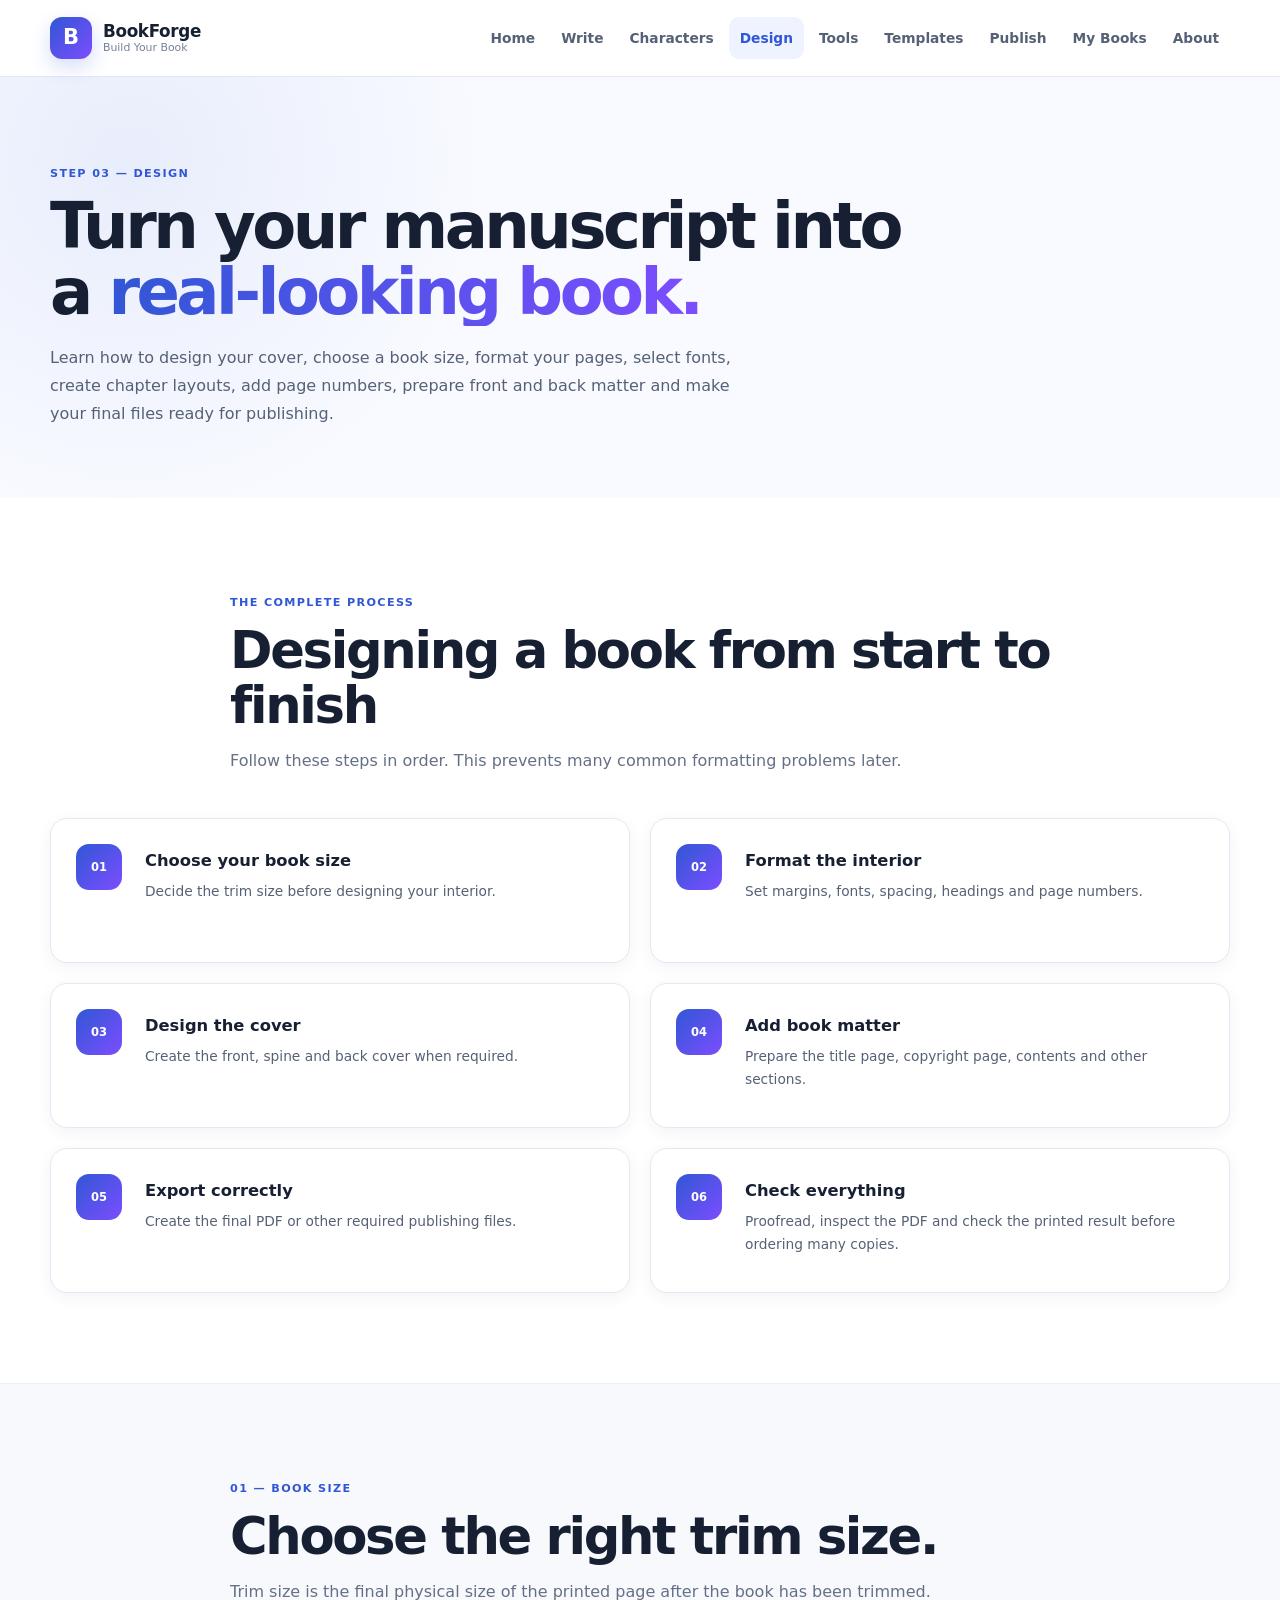
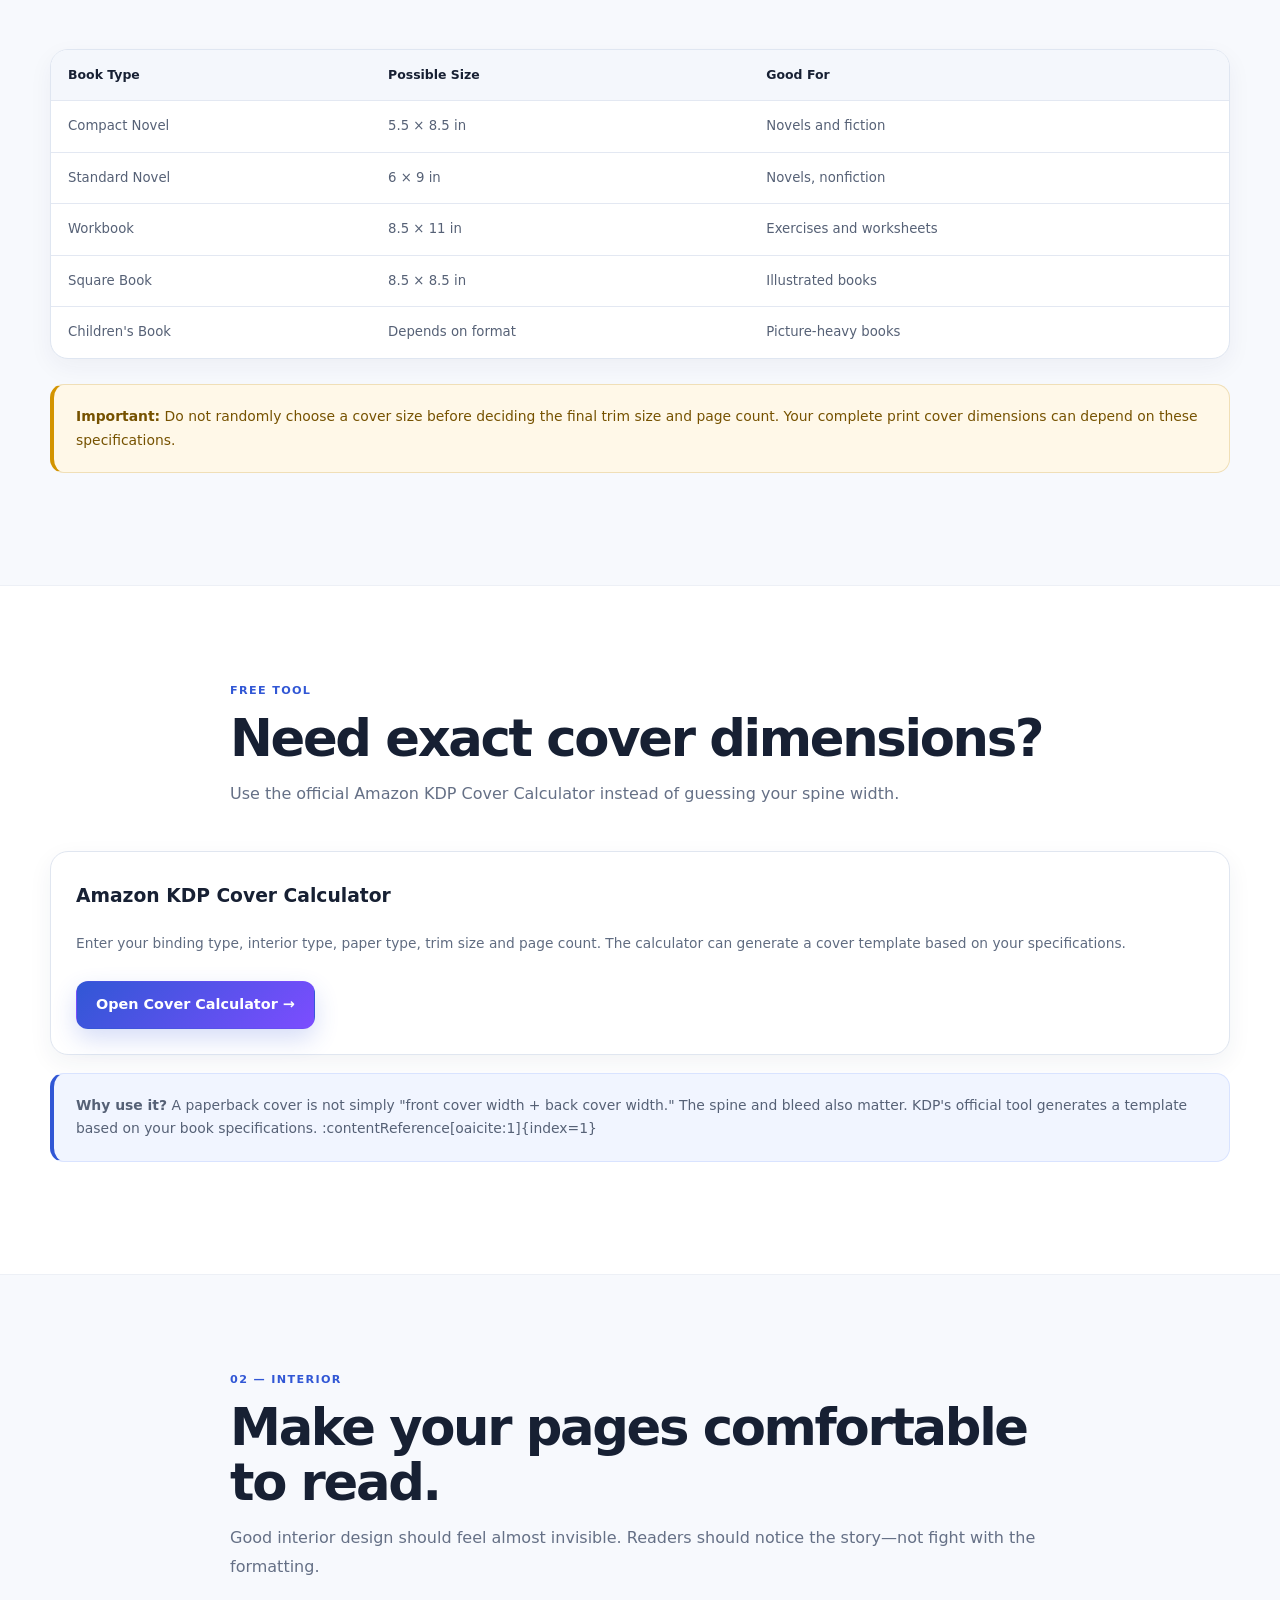
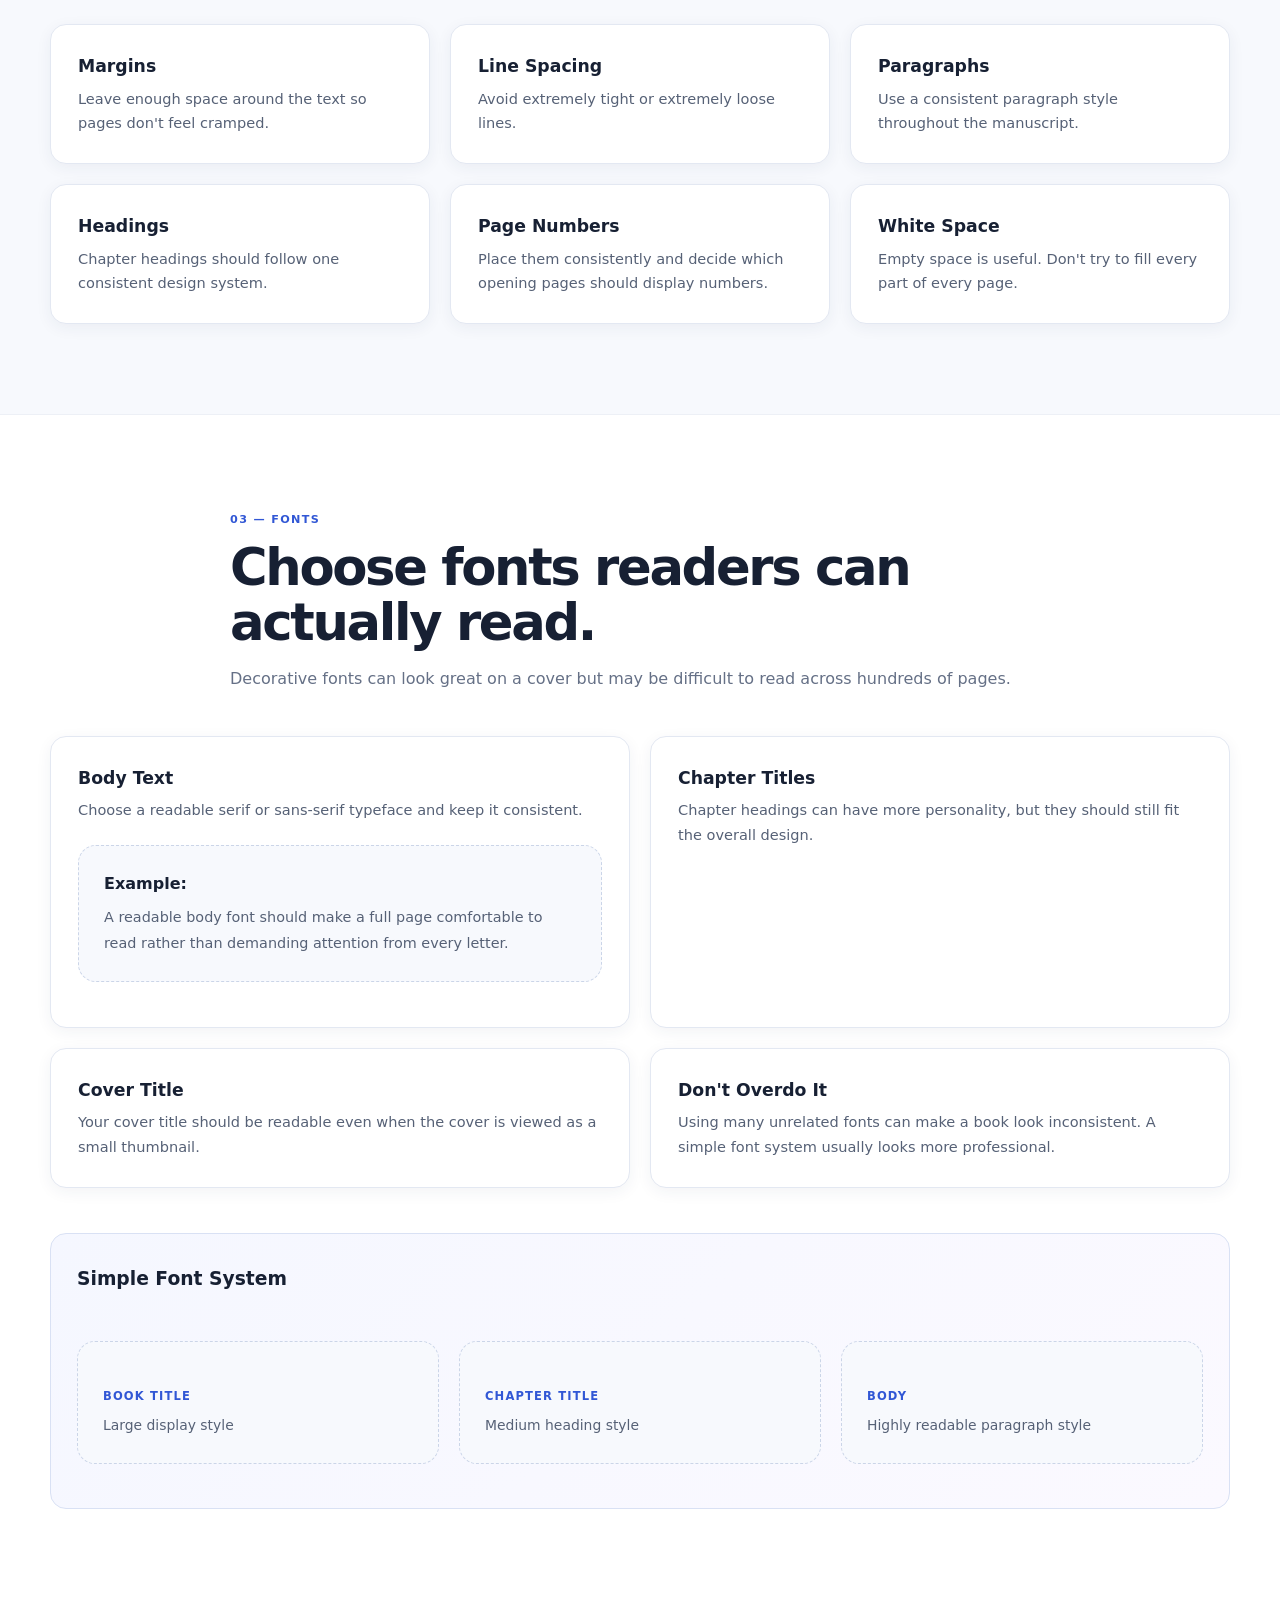
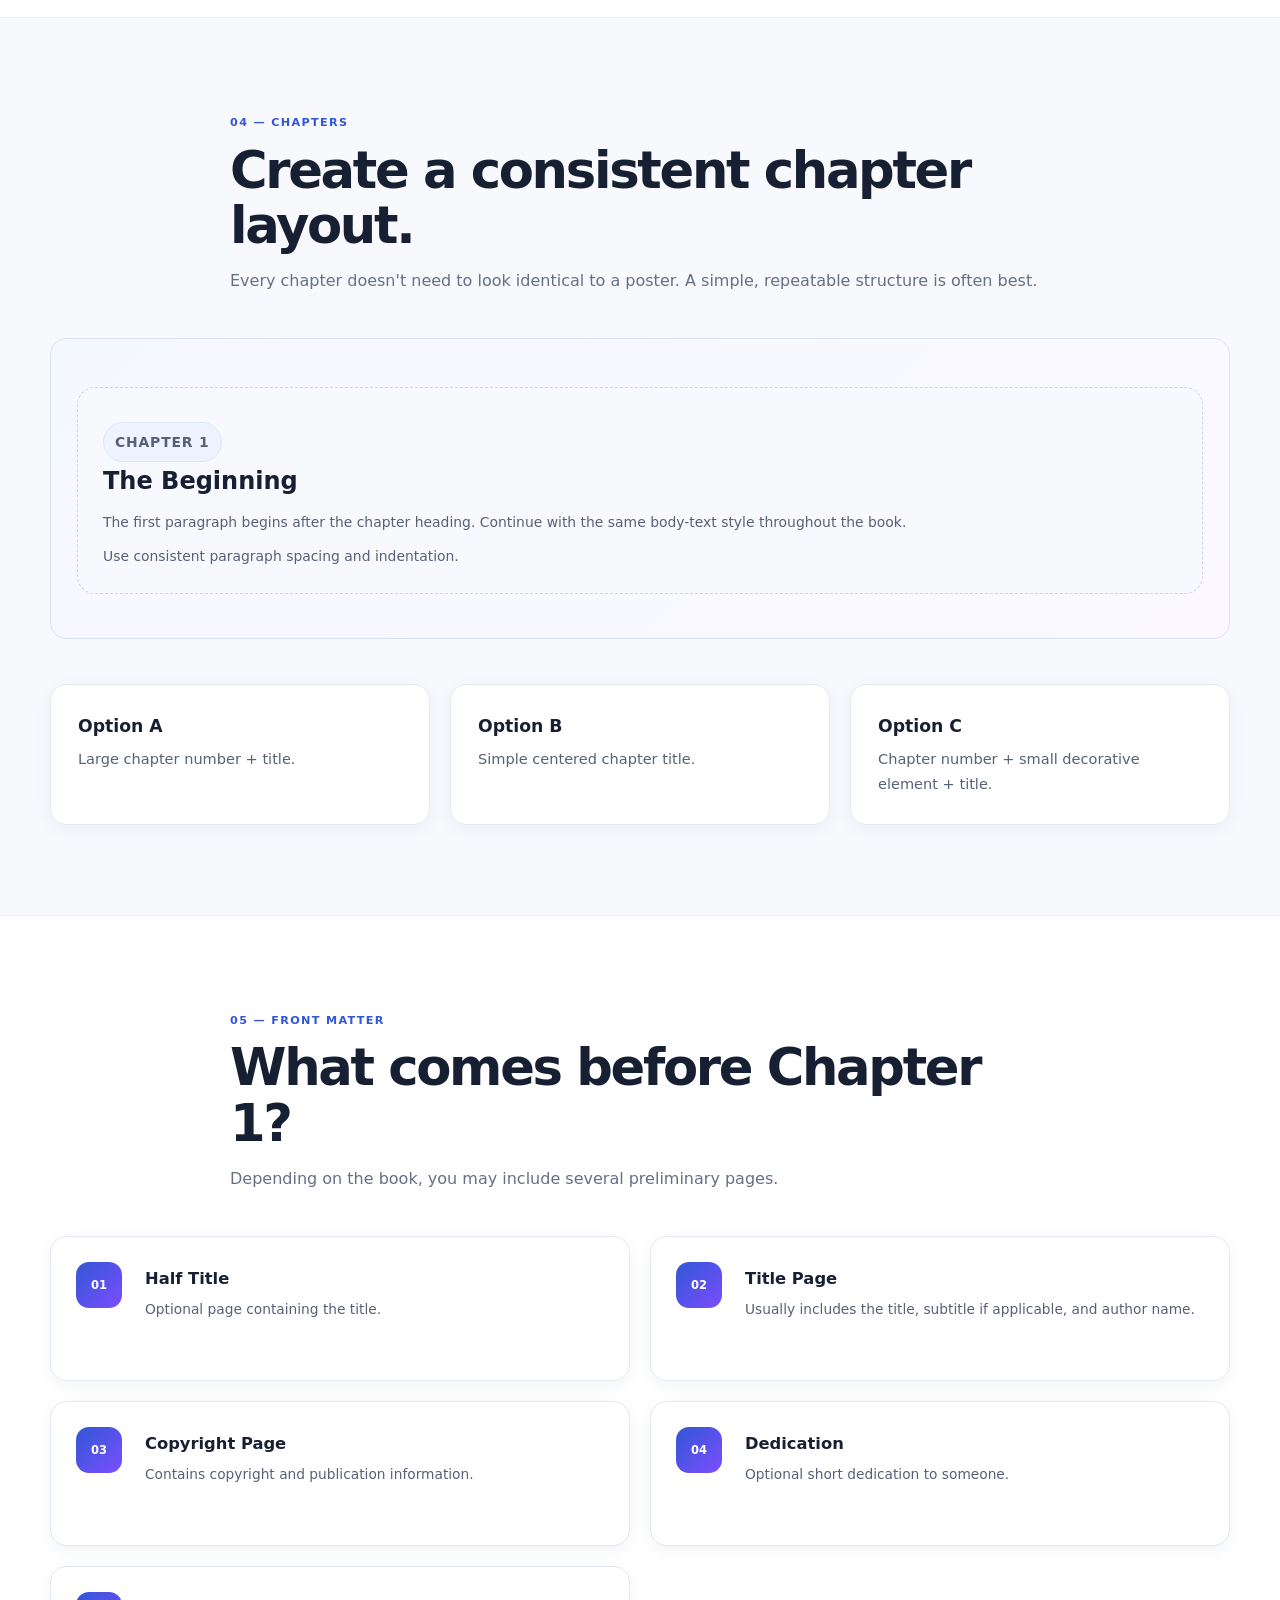
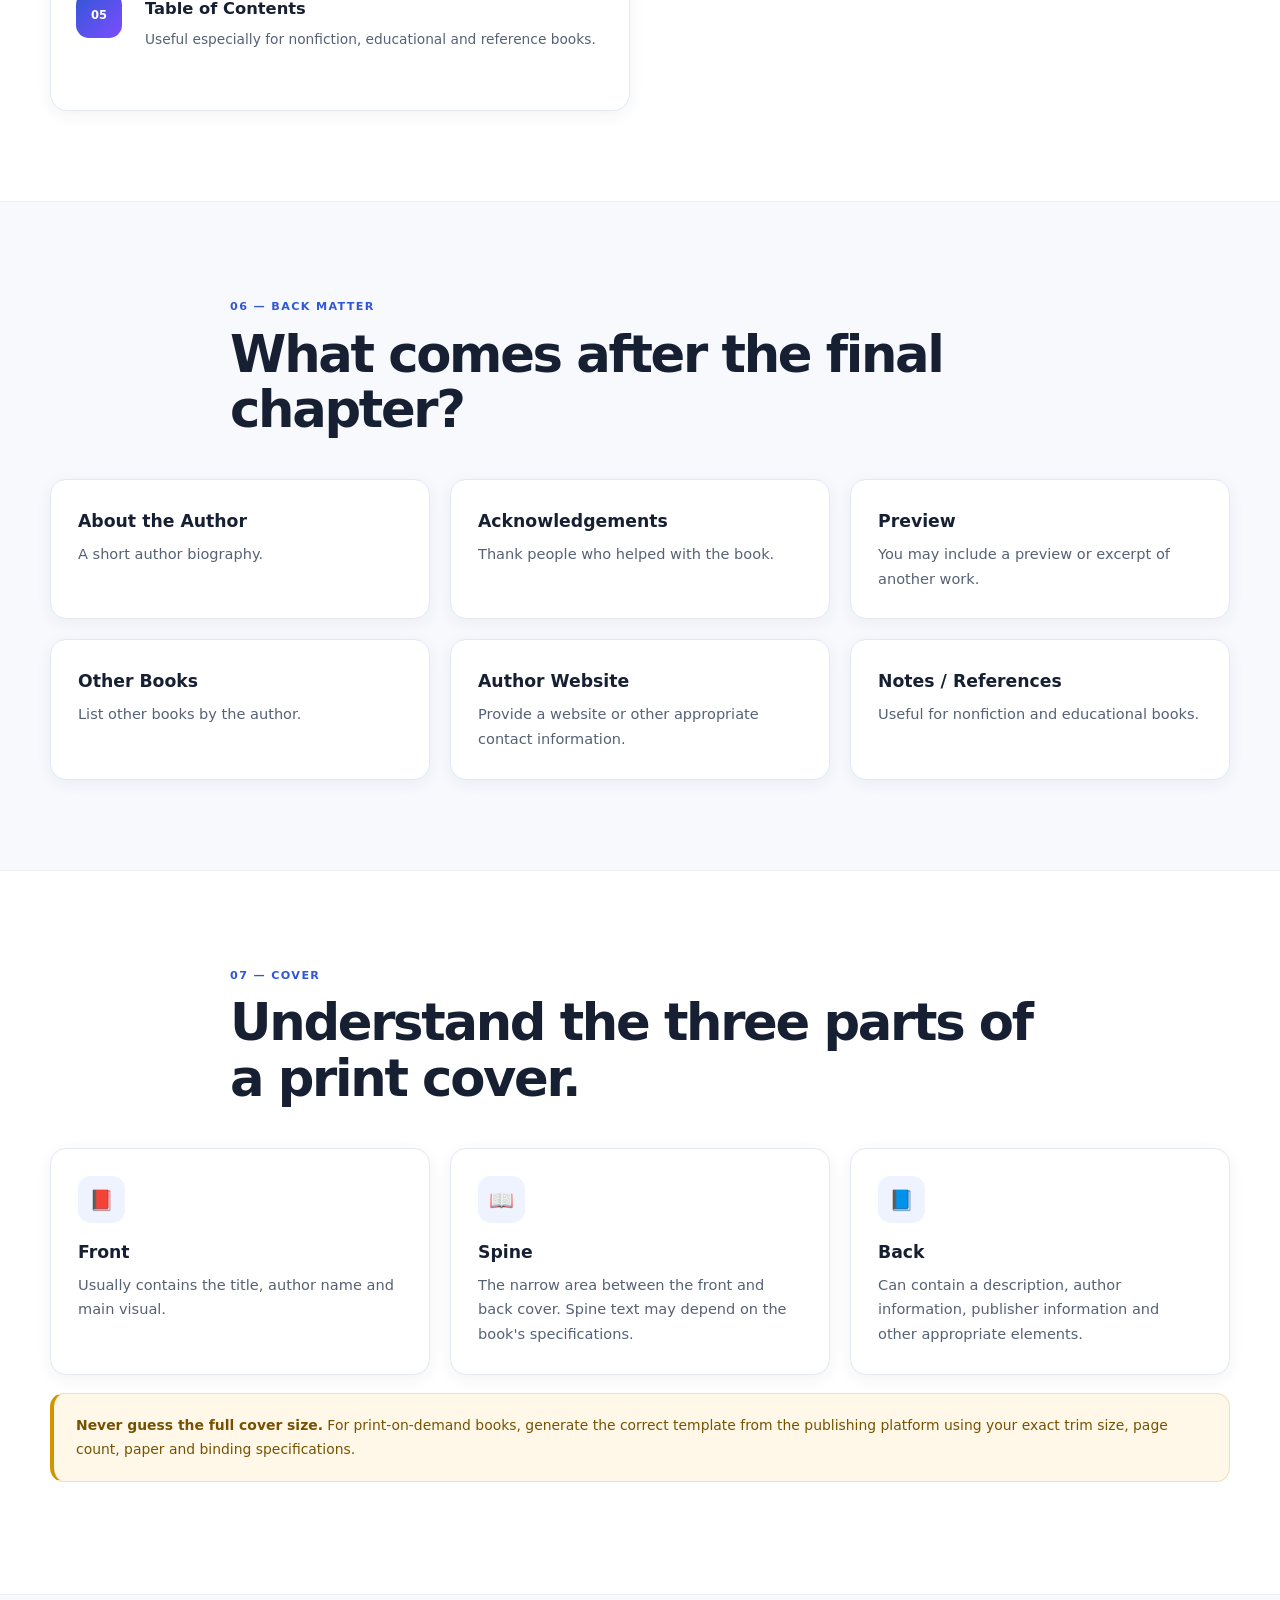
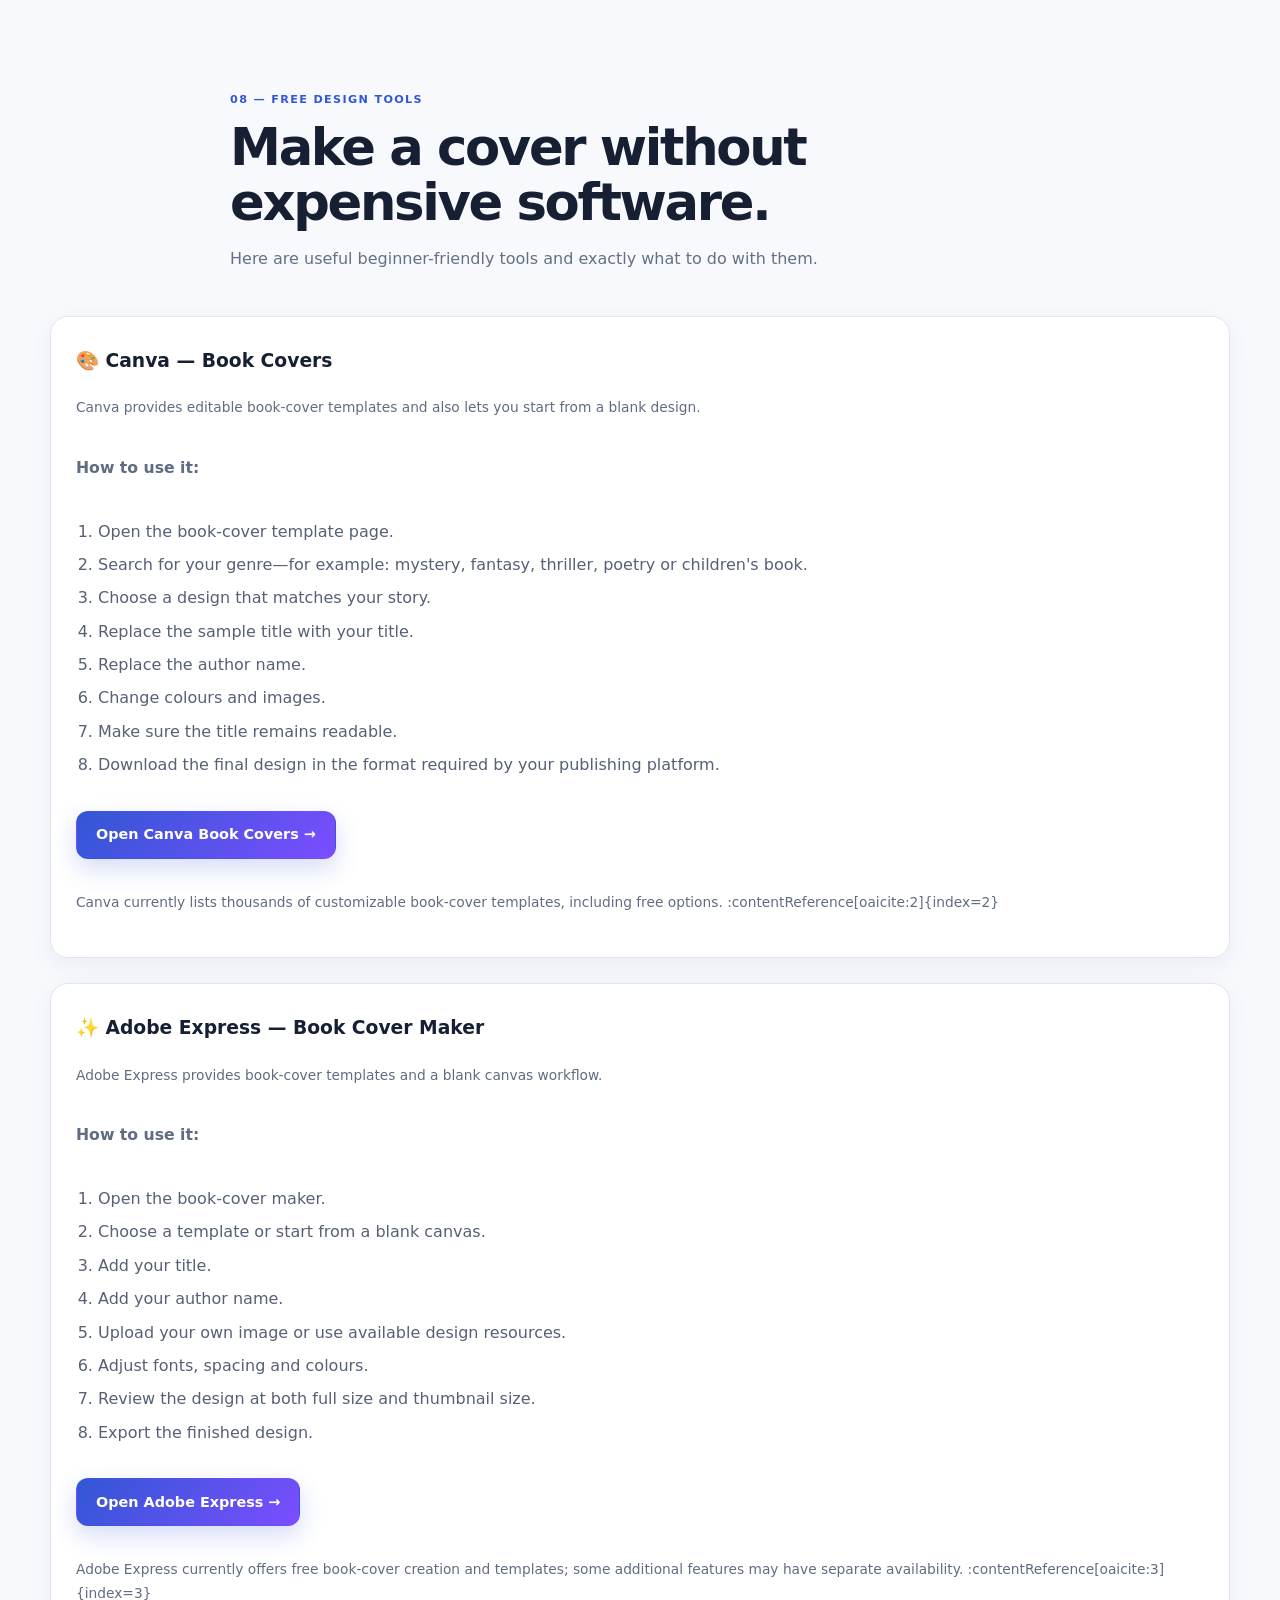
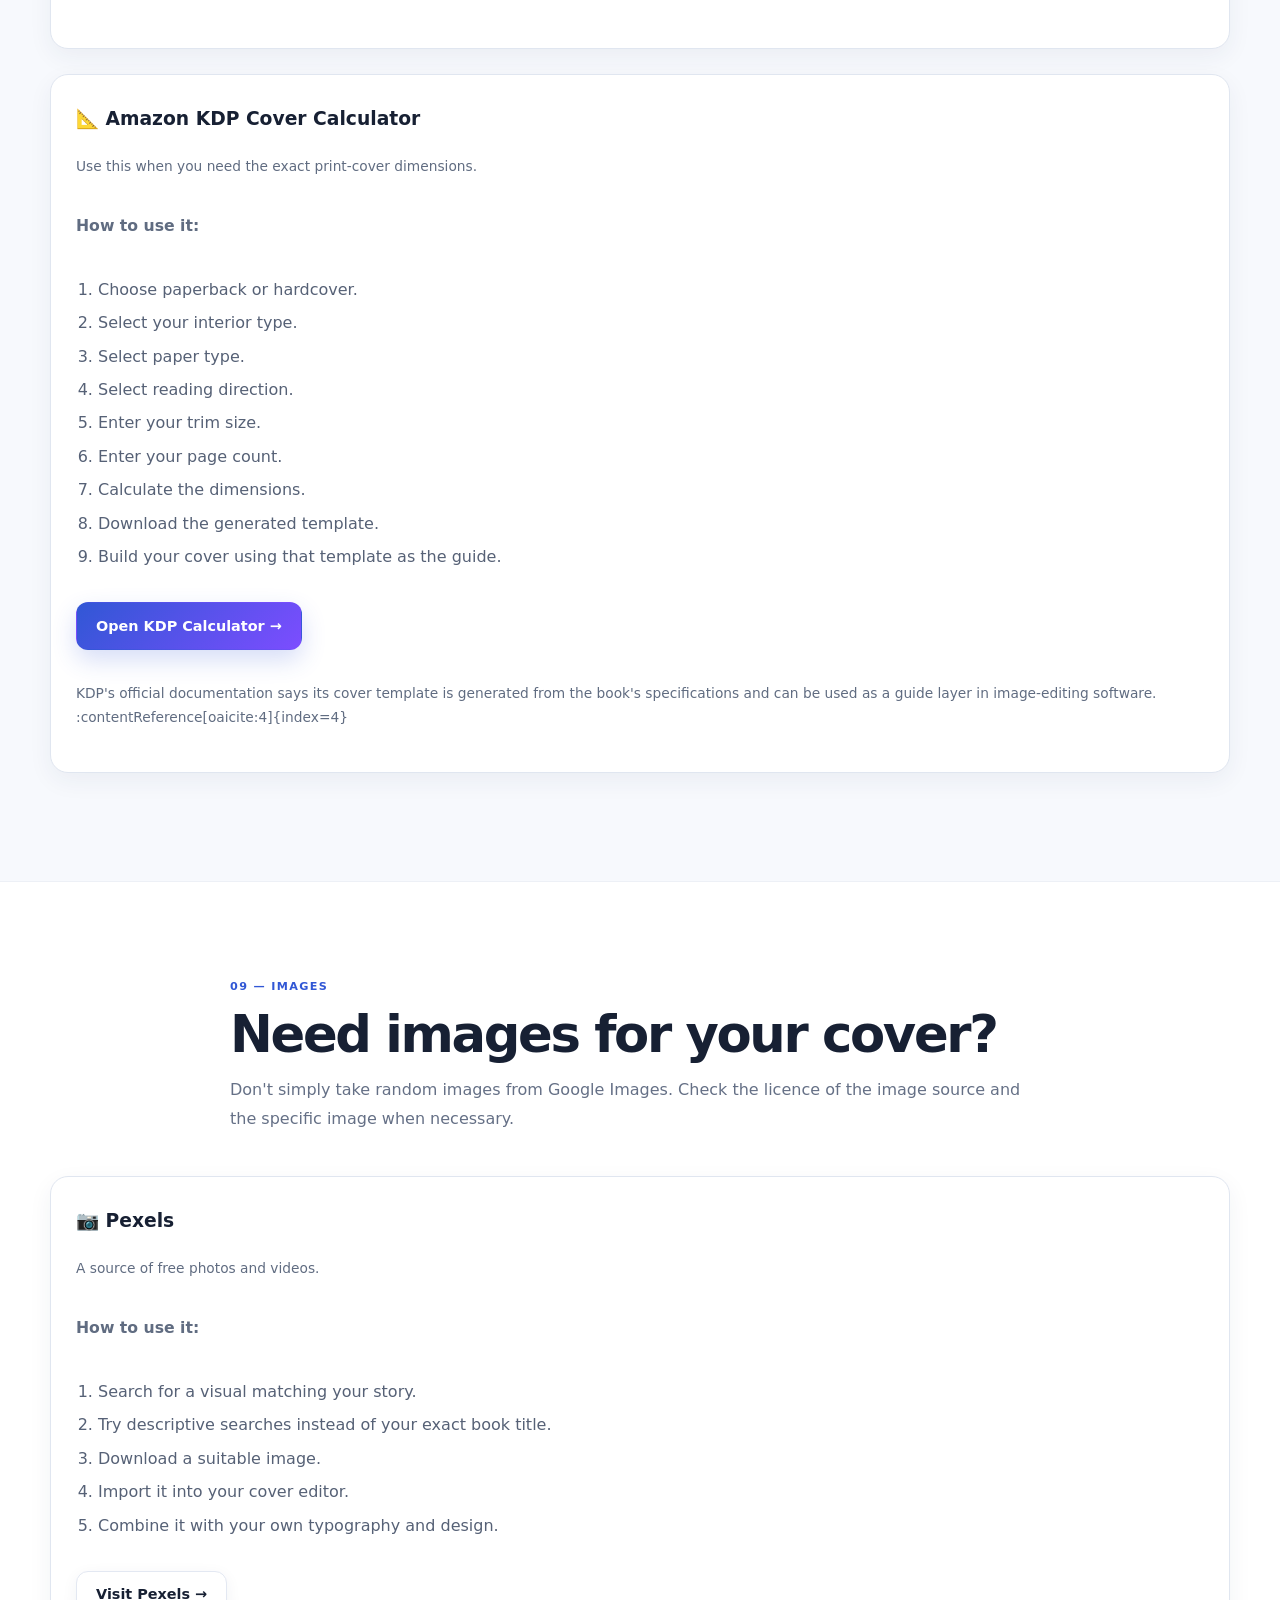
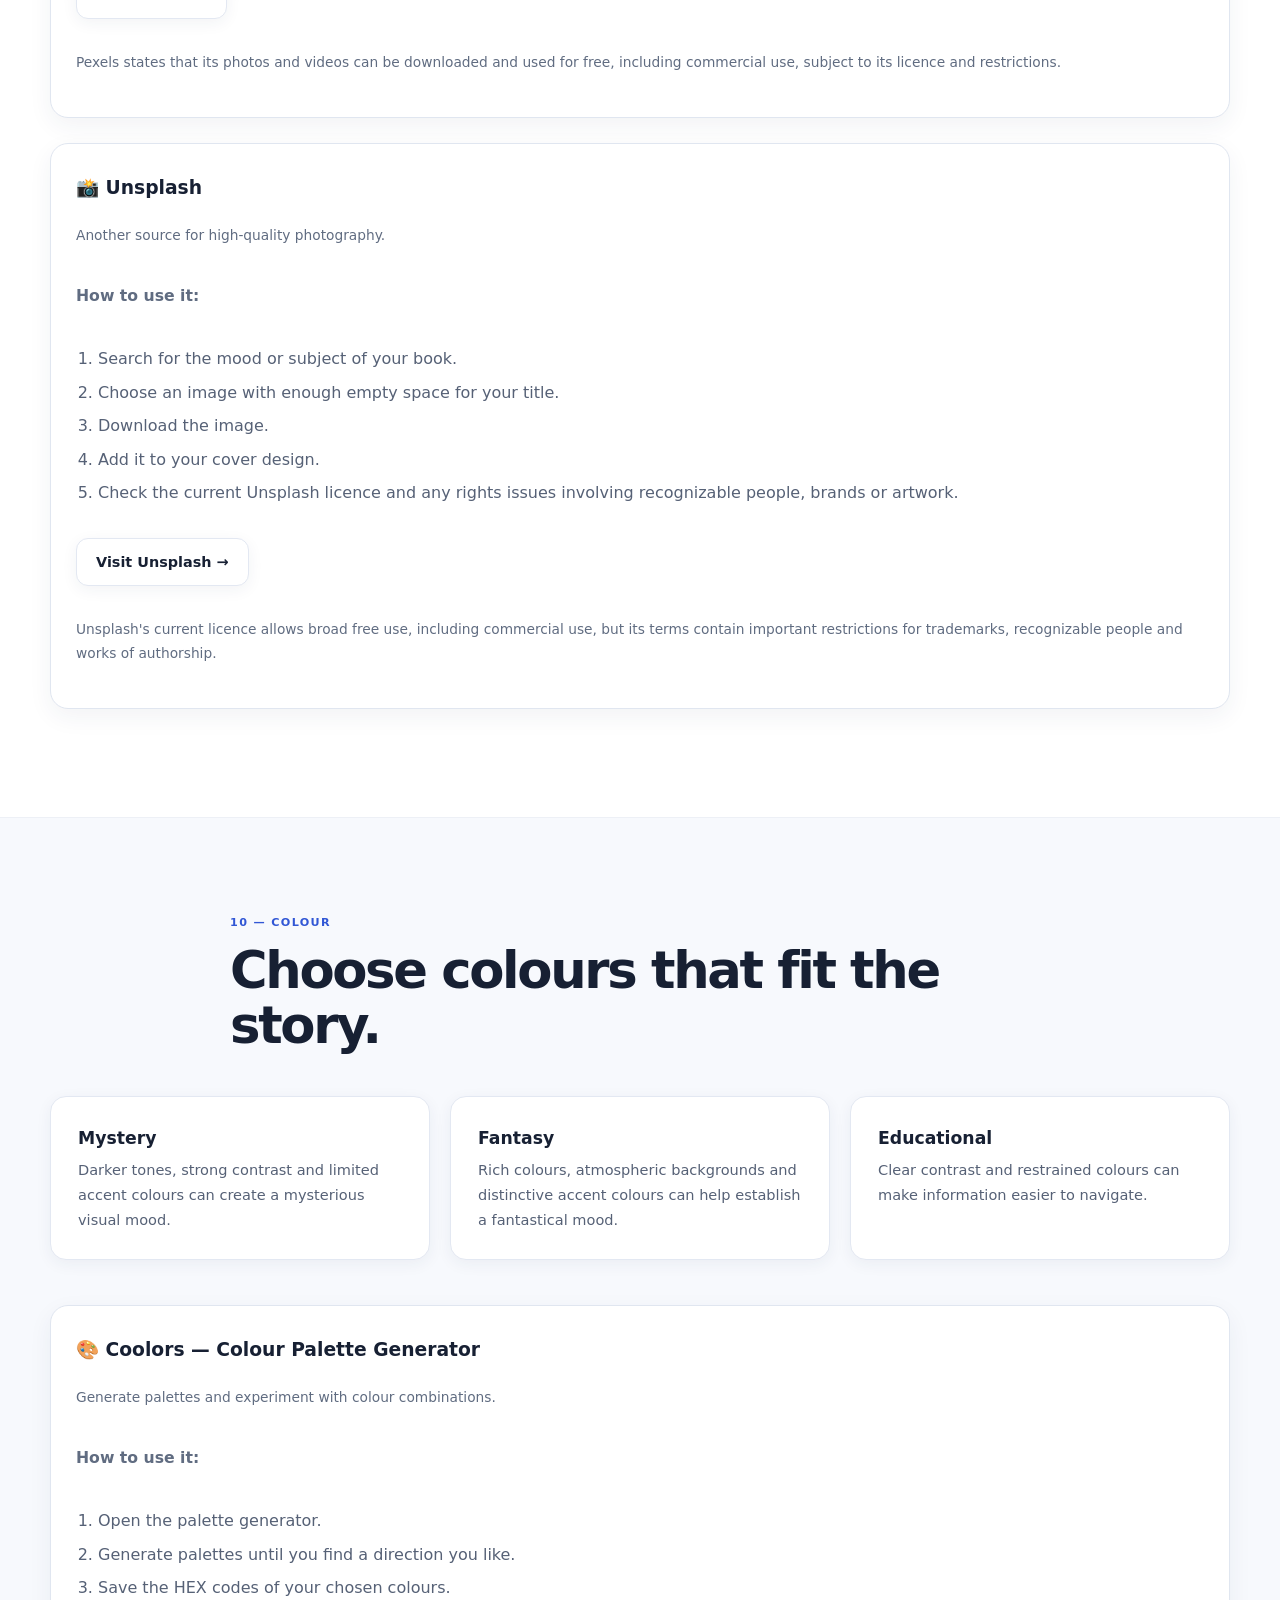
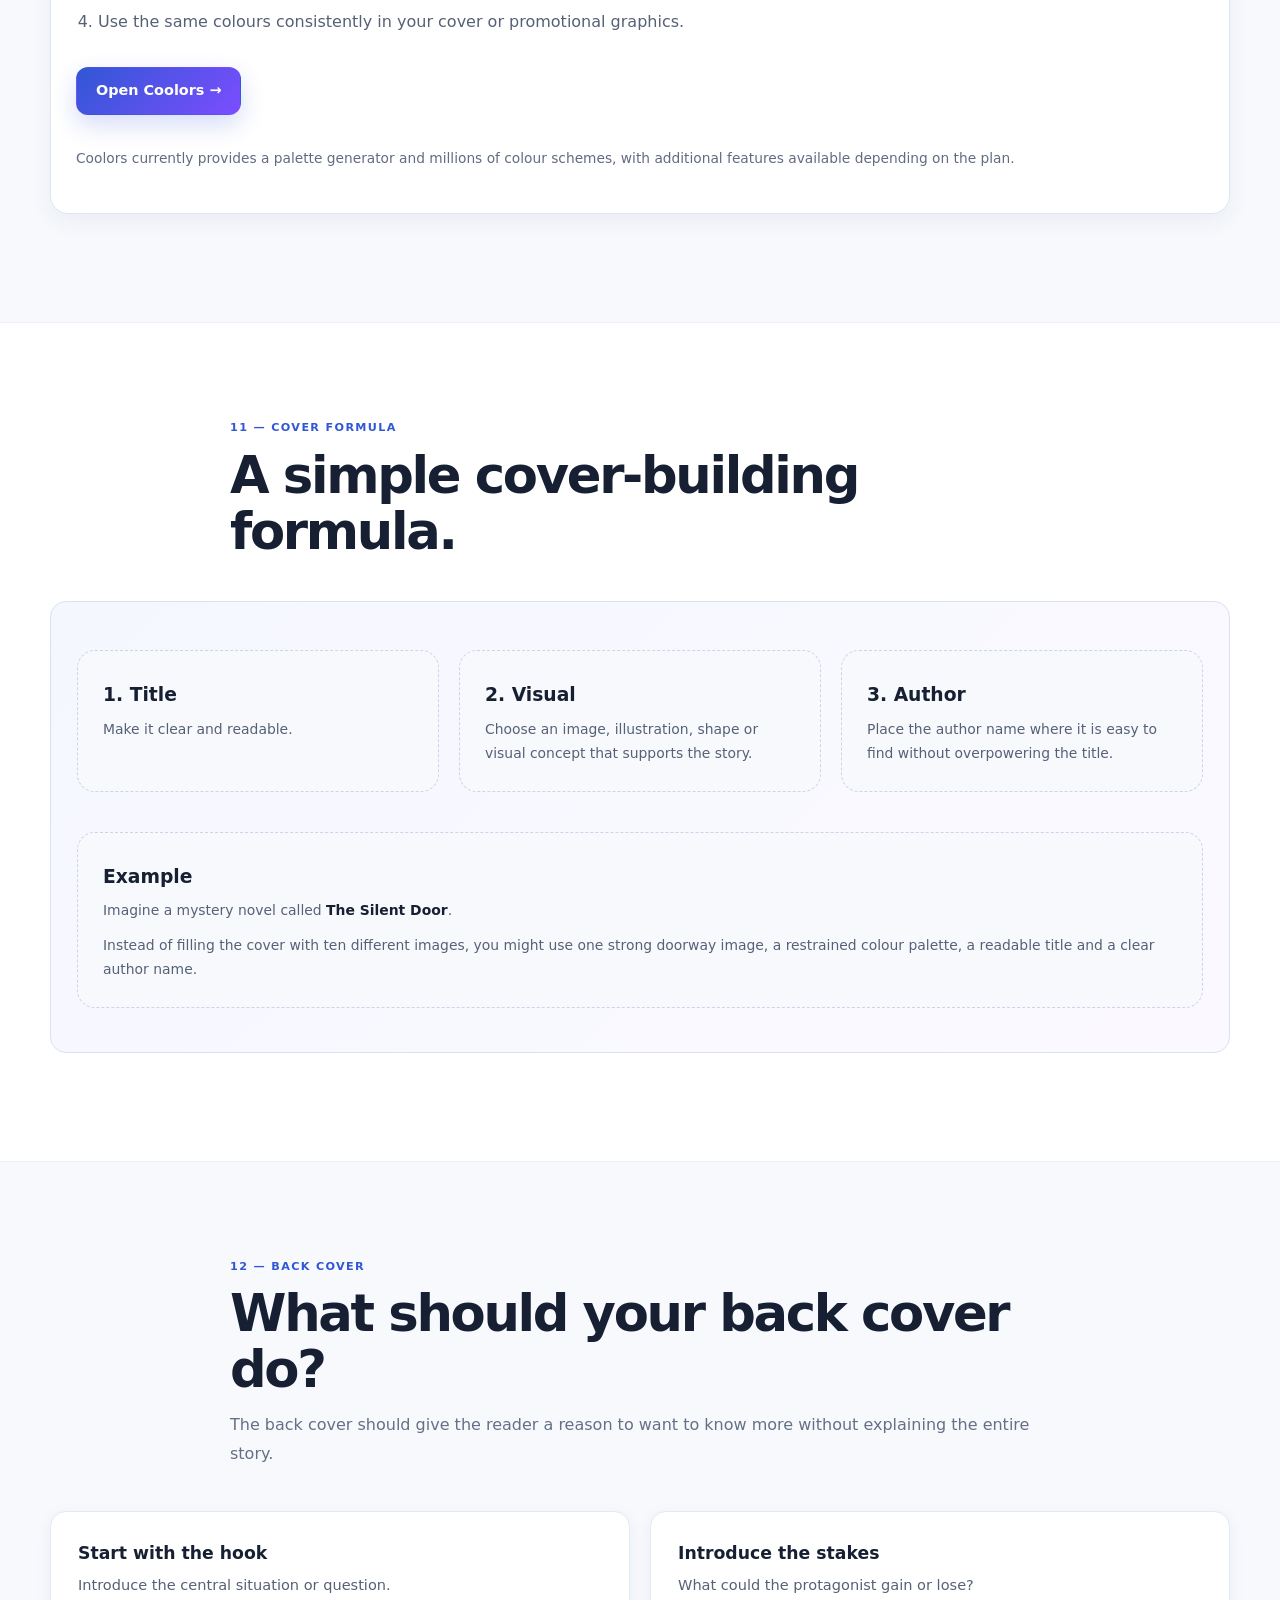
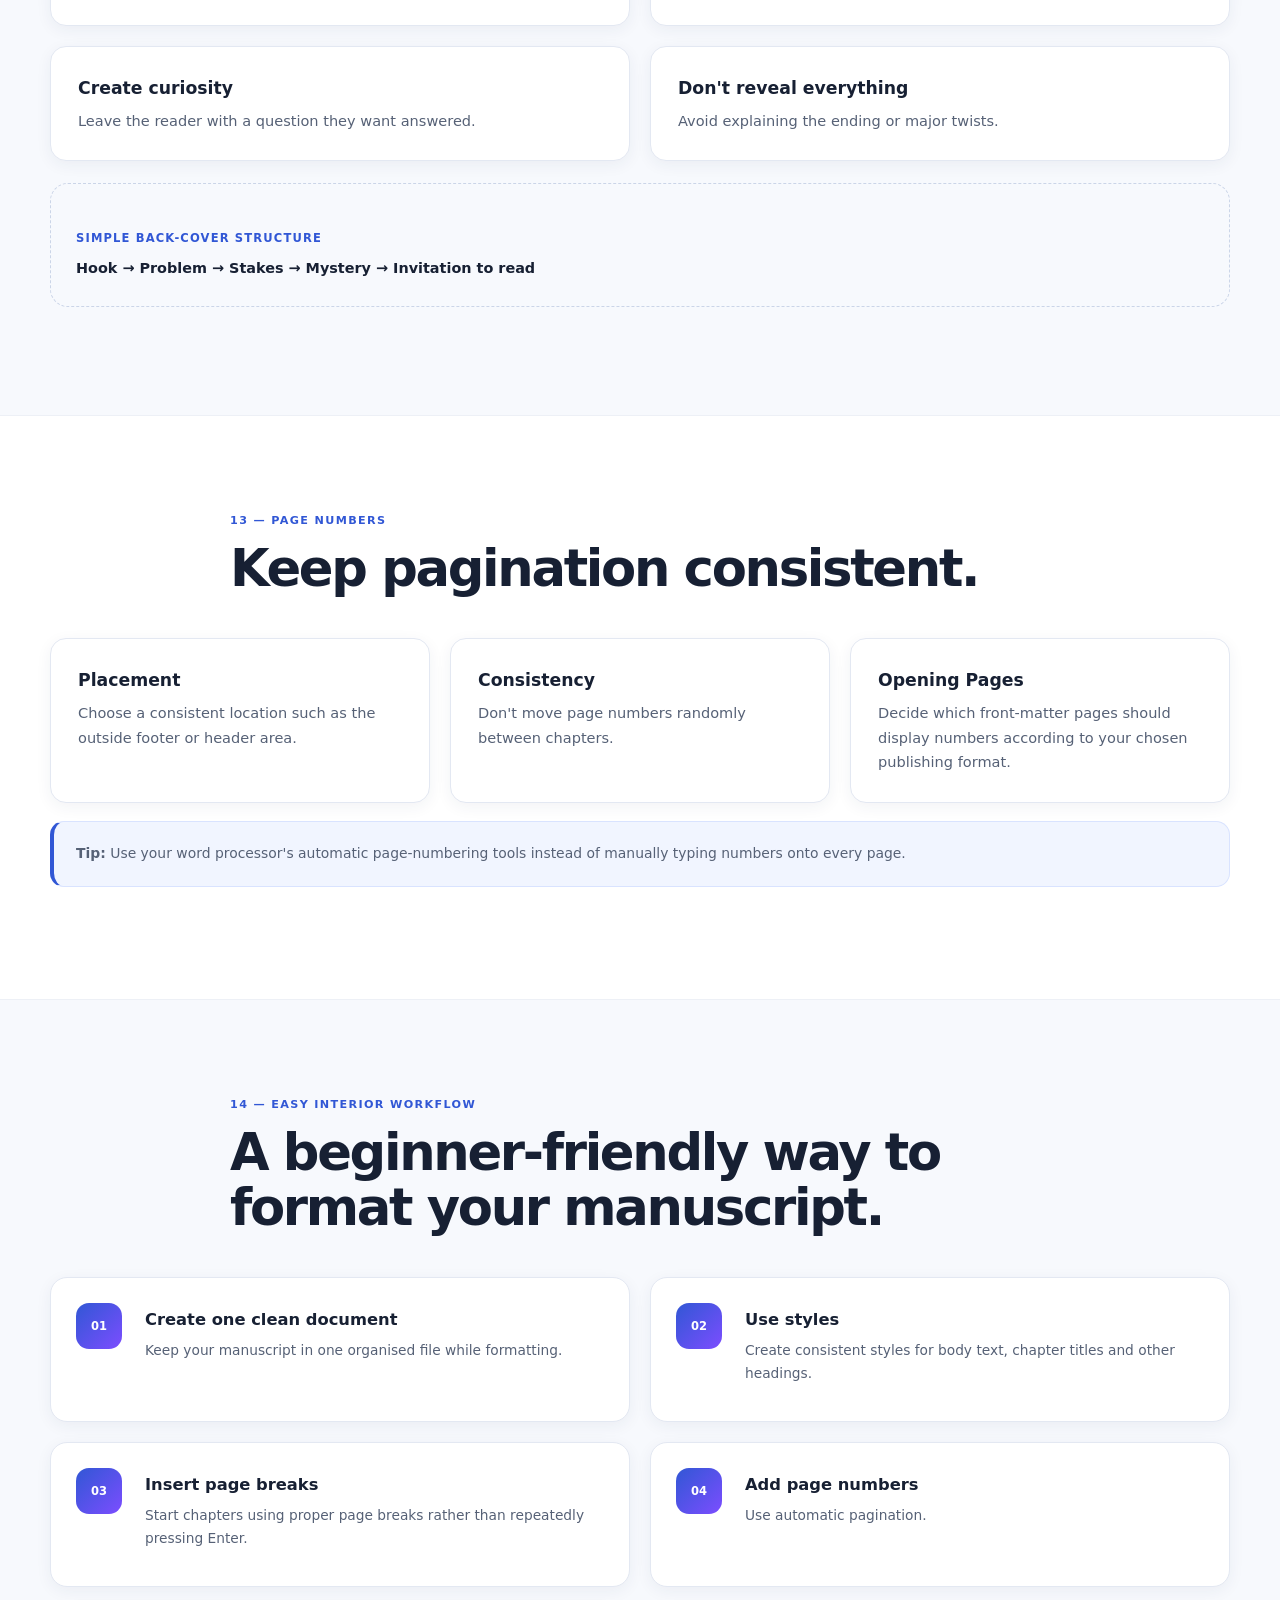
<file: design.html>
<!DOCTYPE html>
<html lang="en">
<head>
  <meta charset="UTF-8">
  <meta name="viewport" content="width=device-width, initial-scale=1.0">

  <title>Book Design Guide | BookForge</title>

  <meta
    name="description"
    content="Learn how to design a professional book from cover to interior layout. Learn book sizes, fonts, margins, chapter layouts, page numbers, front matter, back matter, free design tools, image resources and print-ready preparation."
  >

  <meta
    name="keywords"
    content="book design, book formatting, cover design, book size, margins, fonts, chapter layout, KDP cover, free book cover maker, Canva book cover, Adobe Express, book interior"
  >

  <meta name="author" content="Akarsh Singh">
  <meta name="robots" content="index, follow">

  <link rel="stylesheet" href="style.css">
</head>

<body>

  <!-- =====================================================
       HEADER
       ===================================================== -->

  <header class="site-header">

    <div class="nav-container">

      <a href="index.html" class="logo">

        <span class="logo-icon">B</span>

        <span>
          <strong>BookForge</strong>
          <small>Build Your Book</small>
        </span>

      </a>

      <button
        class="menu-toggle"
        id="menuToggle"
        aria-label="Open navigation"
        aria-expanded="false"
      >
        ☰
      </button>

      <nav class="main-nav" id="mainNav">

        <a href="index.html">Home</a>
        <a href="writing.html">Write</a>
        <a href="characters.html">Characters</a>
        <a href="design.html" class="active">Design</a>
        <a href="tools.html">Tools</a>
        <a href="templates.html">Templates</a>
        <a href="publishing.html">Publish</a>
        <a href="my-books.html">My Books</a>
        <a href="about.html">About</a>

      </nav>

    </div>

  </header>


  <main>

    <!-- =====================================================
         HERO
         ===================================================== -->

    <section class="page-hero">

      <div class="container">

        <span class="section-label">
          STEP 03 — DESIGN
        </span>

        <h1>
          Turn your manuscript into a
          <span class="gradient-text">real-looking book.</span>
        </h1>

        <p>
          Learn how to design your cover, choose a book size, format your
          pages, select fonts, create chapter layouts, add page numbers,
          prepare front and back matter and make your final files ready
          for publishing.
        </p>

      </div>

    </section>


    <!-- =====================================================
         DESIGN ROADMAP
         ===================================================== -->

    <section class="section">

      <div class="container">

        <div class="section-head">

          <span class="section-label">
            THE COMPLETE PROCESS
          </span>

          <h2>
            Designing a book from start to finish
          </h2>

          <p>
            Follow these steps in order. This prevents many common
            formatting problems later.
          </p>

        </div>


        <div class="roadmap">

          <div class="roadmap-card">

            <div class="roadmap-number">01</div>

            <div class="roadmap-content">

              <h3>
                Choose your book size
              </h3>

              <p>
                Decide the trim size before designing your interior.
              </p>

            </div>

          </div>


          <div class="roadmap-card">

            <div class="roadmap-number">02</div>

            <div class="roadmap-content">

              <h3>
                Format the interior
              </h3>

              <p>
                Set margins, fonts, spacing, headings and page numbers.
              </p>

            </div>

          </div>


          <div class="roadmap-card">

            <div class="roadmap-number">03</div>

            <div class="roadmap-content">

              <h3>
                Design the cover
              </h3>

              <p>
                Create the front, spine and back cover when required.
              </p>

            </div>

          </div>


          <div class="roadmap-card">

            <div class="roadmap-number">04</div>

            <div class="roadmap-content">

              <h3>
                Add book matter
              </h3>

              <p>
                Prepare the title page, copyright page, contents and
                other sections.
              </p>

            </div>

          </div>


          <div class="roadmap-card">

            <div class="roadmap-number">05</div>

            <div class="roadmap-content">

              <h3>
                Export correctly
              </h3>

              <p>
                Create the final PDF or other required publishing files.
              </p>

            </div>

          </div>


          <div class="roadmap-card">

            <div class="roadmap-number">06</div>

            <div class="roadmap-content">

              <h3>
                Check everything
              </h3>

              <p>
                Proofread, inspect the PDF and check the printed result
                before ordering many copies.
              </p>

            </div>

          </div>

        </div>

      </div>

    </section>


    <!-- =====================================================
         BOOK SIZE
         ===================================================== -->

    <section class="section section-light">

      <div class="container">

        <div class="section-head">

          <span class="section-label">
            01 — BOOK SIZE
          </span>

          <h2>
            Choose the right trim size.
          </h2>

          <p>
            Trim size is the final physical size of the printed page after
            the book has been trimmed.
          </p>

        </div>


        <div class="table-wrap">

          <table>

            <thead>

              <tr>
                <th>Book Type</th>
                <th>Possible Size</th>
                <th>Good For</th>
              </tr>

            </thead>

            <tbody>

              <tr>
                <td>Compact Novel</td>
                <td>5.5 × 8.5 in</td>
                <td>Novels and fiction</td>
              </tr>

              <tr>
                <td>Standard Novel</td>
                <td>6 × 9 in</td>
                <td>Novels, nonfiction</td>
              </tr>

              <tr>
                <td>Workbook</td>
                <td>8.5 × 11 in</td>
                <td>Exercises and worksheets</td>
              </tr>

              <tr>
                <td>Square Book</td>
                <td>8.5 × 8.5 in</td>
                <td>Illustrated books</td>
              </tr>

              <tr>
                <td>Children's Book</td>
                <td>Depends on format</td>
                <td>Picture-heavy books</td>
              </tr>

            </tbody>

          </table>

        </div>


        <div class="warning mt-large">

          <strong>Important:</strong>
          Do not randomly choose a cover size before deciding the final
          trim size and page count. Your complete print cover dimensions
          can depend on these specifications.

        </div>

      </div>

    </section>


    <!-- =====================================================
         KDP CALCULATOR
         ===================================================== -->

    <section class="section">

      <div class="container">

        <div class="section-head">

          <span class="section-label">
            FREE TOOL
          </span>

          <h2>
            Need exact cover dimensions?
          </h2>

          <p>
            Use the official Amazon KDP Cover Calculator instead of
            guessing your spine width.
          </p>

        </div>


        <div class="resource-card">

          <h3>
            Amazon KDP Cover Calculator
          </h3>

          <p>
            Enter your binding type, interior type, paper type, trim size
            and page count. The calculator can generate a cover template
            based on your specifications.
          </p>

          <a
            href="https://kdp.amazon.com/cover-calculator"
            target="_blank"
            rel="noopener noreferrer"
            class="btn btn-primary"
          >
            Open Cover Calculator →
          </a>

        </div>


        <div class="info mt-large">

          <strong>Why use it?</strong>
          A paperback cover is not simply "front cover width + back cover
          width." The spine and bleed also matter. KDP's official tool
          generates a template based on your book specifications.
          :contentReference[oaicite:1]{index=1}

        </div>

      </div>

    </section>


    <!-- =====================================================
         INTERIOR FORMAT
         ===================================================== -->

    <section class="section section-light">

      <div class="container">

        <div class="section-head">

          <span class="section-label">
            02 — INTERIOR
          </span>

          <h2>
            Make your pages comfortable to read.
          </h2>

          <p>
            Good interior design should feel almost invisible. Readers
            should notice the story—not fight with the formatting.
          </p>

        </div>


        <div class="grid three">

          <div class="card">

            <h3>
              Margins
            </h3>

            <p>
              Leave enough space around the text so pages don't feel
              cramped.
            </p>

          </div>


          <div class="card">

            <h3>
              Line Spacing
            </h3>

            <p>
              Avoid extremely tight or extremely loose lines.
            </p>

          </div>


          <div class="card">

            <h3>
              Paragraphs
            </h3>

            <p>
              Use a consistent paragraph style throughout the manuscript.
            </p>

          </div>


          <div class="card">

            <h3>
              Headings
            </h3>

            <p>
              Chapter headings should follow one consistent design system.
            </p>

          </div>


          <div class="card">

            <h3>
              Page Numbers
            </h3>

            <p>
              Place them consistently and decide which opening pages should
              display numbers.
            </p>

          </div>


          <div class="card">

            <h3>
              White Space
            </h3>

            <p>
              Empty space is useful. Don't try to fill every part of
              every page.
            </p>

          </div>

        </div>

      </div>

    </section>


    <!-- =====================================================
         FONTS
         ===================================================== -->

    <section class="section">

      <div class="container">

        <div class="section-head">

          <span class="section-label">
            03 — FONTS
          </span>

          <h2>
            Choose fonts readers can actually read.
          </h2>

          <p>
            Decorative fonts can look great on a cover but may be difficult
            to read across hundreds of pages.
          </p>

        </div>


        <div class="grid two">

          <div class="card">

            <h3>
              Body Text
            </h3>

            <p>
              Choose a readable serif or sans-serif typeface and keep it
              consistent.
            </p>

            <div class="example-box mt-medium">

              <strong>
                Example:
              </strong>

              <p>
                A readable body font should make a full page comfortable
                to read rather than demanding attention from every letter.
              </p>

            </div>

          </div>


          <div class="card">

            <h3>
              Chapter Titles
            </h3>

            <p>
              Chapter headings can have more personality, but they should
              still fit the overall design.
            </p>

          </div>


          <div class="card">

            <h3>
              Cover Title
            </h3>

            <p>
              Your cover title should be readable even when the cover is
              viewed as a small thumbnail.
            </p>

          </div>


          <div class="card">

            <h3>
              Don't Overdo It
            </h3>

            <p>
              Using many unrelated fonts can make a book look inconsistent.
              A simple font system usually looks more professional.
            </p>

          </div>

        </div>


        <div class="template-box mt-large">

          <h3>
            Simple Font System
          </h3>

          <div class="grid three mt-medium">

            <div class="example-box">

              <h4>
                Book Title
              </h4>

              <p>
                Large display style
              </p>

            </div>


            <div class="example-box">

              <h4>
                Chapter Title
              </h4>

              <p>
                Medium heading style
              </p>

            </div>


            <div class="example-box">

              <h4>
                Body
              </h4>

              <p>
                Highly readable paragraph style
              </p>

            </div>

          </div>

        </div>

      </div>

    </section>


    <!-- =====================================================
         CHAPTER DESIGN
         ===================================================== -->

    <section class="section section-light">

      <div class="container">

        <div class="section-head">

          <span class="section-label">
            04 — CHAPTERS
          </span>

          <h2>
            Create a consistent chapter layout.
          </h2>

          <p>
            Every chapter doesn't need to look identical to a poster.
            A simple, repeatable structure is often best.
          </p>

        </div>


        <div class="template-box">

          <div class="example-box">

            <p class="book-label">
              CHAPTER 1
            </p>

            <h2>
              The Beginning
            </h2>

            <p>
              The first paragraph begins after the chapter heading.
              Continue with the same body-text style throughout the book.
            </p>

            <p>
              Use consistent paragraph spacing and indentation.
            </p>

          </div>

        </div>


        <div class="grid three mt-large">

          <div class="card">

            <h3>
              Option A
            </h3>

            <p>
              Large chapter number + title.
            </p>

          </div>


          <div class="card">

            <h3>
              Option B
            </h3>

            <p>
              Simple centered chapter title.
            </p>

          </div>


          <div class="card">

            <h3>
              Option C
            </h3>

            <p>
              Chapter number + small decorative element + title.
            </p>

          </div>

        </div>

      </div>

    </section>


    <!-- =====================================================
         FRONT MATTER
         ===================================================== -->

    <section class="section">

      <div class="container">

        <div class="section-head">

          <span class="section-label">
            05 — FRONT MATTER
          </span>

          <h2>
            What comes before Chapter 1?
          </h2>

          <p>
            Depending on the book, you may include several preliminary pages.
          </p>

        </div>


        <div class="roadmap">

          <div class="roadmap-card">

            <div class="roadmap-number">01</div>

            <div class="roadmap-content">

              <h3>
                Half Title
              </h3>

              <p>
                Optional page containing the title.
              </p>

            </div>

          </div>


          <div class="roadmap-card">

            <div class="roadmap-number">02</div>

            <div class="roadmap-content">

              <h3>
                Title Page
              </h3>

              <p>
                Usually includes the title, subtitle if applicable,
                and author name.
              </p>

            </div>

          </div>


          <div class="roadmap-card">

            <div class="roadmap-number">03</div>

            <div class="roadmap-content">

              <h3>
                Copyright Page
              </h3>

              <p>
                Contains copyright and publication information.
              </p>

            </div>

          </div>


          <div class="roadmap-card">

            <div class="roadmap-number">04</div>

            <div class="roadmap-content">

              <h3>
                Dedication
              </h3>

              <p>
                Optional short dedication to someone.
              </p>

            </div>

          </div>


          <div class="roadmap-card">

            <div class="roadmap-number">05</div>

            <div class="roadmap-content">

              <h3>
                Table of Contents
              </h3>

              <p>
                Useful especially for nonfiction, educational and
                reference books.
              </p>

            </div>

          </div>

        </div>

      </div>

    </section>


    <!-- =====================================================
         BACK MATTER
         ===================================================== -->

    <section class="section section-light">

      <div class="container">

        <div class="section-head">

          <span class="section-label">
            06 — BACK MATTER
          </span>

          <h2>
            What comes after the final chapter?
          </h2>

        </div>


        <div class="grid three">

          <div class="card">

            <h3>
              About the Author
            </h3>

            <p>
              A short author biography.
            </p>

          </div>


          <div class="card">

            <h3>
              Acknowledgements
            </h3>

            <p>
              Thank people who helped with the book.
            </p>

          </div>


          <div class="card">

            <h3>
              Preview
            </h3>

            <p>
              You may include a preview or excerpt of another work.
            </p>

          </div>


          <div class="card">

            <h3>
              Other Books
            </h3>

            <p>
              List other books by the author.
            </p>

          </div>


          <div class="card">

            <h3>
              Author Website
            </h3>

            <p>
              Provide a website or other appropriate contact information.
            </p>

          </div>


          <div class="card">

            <h3>
              Notes / References
            </h3>

            <p>
              Useful for nonfiction and educational books.
            </p>

          </div>

        </div>

      </div>

    </section>


    <!-- =====================================================
         COVER ANATOMY
         ===================================================== -->

    <section class="section">

      <div class="container">

        <div class="section-head">

          <span class="section-label">
            07 — COVER
          </span>

          <h2>
            Understand the three parts of a print cover.
          </h2>

        </div>


        <div class="grid three">

          <div class="card">

            <div class="icon">📕</div>

            <h3>
              Front
            </h3>

            <p>
              Usually contains the title, author name and main visual.
            </p>

          </div>


          <div class="card">

            <div class="icon">📖</div>

            <h3>
              Spine
            </h3>

            <p>
              The narrow area between the front and back cover.
              Spine text may depend on the book's specifications.
            </p>

          </div>


          <div class="card">

            <div class="icon">📘</div>

            <h3>
              Back
            </h3>

            <p>
              Can contain a description, author information,
              publisher information and other appropriate elements.
            </p>

          </div>

        </div>


        <div class="warning mt-large">

          <strong>Never guess the full cover size.</strong>
          For print-on-demand books, generate the correct template from
          the publishing platform using your exact trim size, page count,
          paper and binding specifications.

        </div>

      </div>

    </section>


    <!-- =====================================================
         FREE COVER TOOLS
         ===================================================== -->

    <section class="section section-light">

      <div class="container">

        <div class="section-head">

          <span class="section-label">
            08 — FREE DESIGN TOOLS
          </span>

          <h2>
            Make a cover without expensive software.
          </h2>

          <p>
            Here are useful beginner-friendly tools and exactly what
            to do with them.
          </p>

        </div>


        <!-- CANVA -->

        <div class="resource-card">

          <h3>
            🎨 Canva — Book Covers
          </h3>

          <p>
            Canva provides editable book-cover templates and also lets
            you start from a blank design.
          </p>

          <p>
            <strong>How to use it:</strong>
          </p>

          <ol>

            <li>
              Open the book-cover template page.
            </li>

            <li>
              Search for your genre—for example:
              mystery, fantasy, thriller, poetry or children's book.
            </li>

            <li>
              Choose a design that matches your story.
            </li>

            <li>
              Replace the sample title with your title.
            </li>

            <li>
              Replace the author name.
            </li>

            <li>
              Change colours and images.
            </li>

            <li>
              Make sure the title remains readable.
            </li>

            <li>
              Download the final design in the format required by
              your publishing platform.
            </li>

          </ol>

          <a
            href="https://www.canva.com/book-covers/templates/"
            target="_blank"
            rel="noopener noreferrer"
            class="btn btn-primary"
          >
            Open Canva Book Covers →
          </a>

          <p class="small-text mt-medium">
            Canva currently lists thousands of customizable book-cover
            templates, including free options. :contentReference[oaicite:2]{index=2}
          </p>

        </div>


        <!-- ADOBE EXPRESS -->

        <div class="resource-card mt-medium">

          <h3>
            ✨ Adobe Express — Book Cover Maker
          </h3>

          <p>
            Adobe Express provides book-cover templates and a blank
            canvas workflow.
          </p>

          <p>
            <strong>How to use it:</strong>
          </p>

          <ol>

            <li>
              Open the book-cover maker.
            </li>

            <li>
              Choose a template or start from a blank canvas.
            </li>

            <li>
              Add your title.
            </li>

            <li>
              Add your author name.
            </li>

            <li>
              Upload your own image or use available design resources.
            </li>

            <li>
              Adjust fonts, spacing and colours.
            </li>

            <li>
              Review the design at both full size and thumbnail size.
            </li>

            <li>
              Export the finished design.
            </li>

          </ol>

          <a
            href="https://www.adobe.com/express/create/cover/book"
            target="_blank"
            rel="noopener noreferrer"
            class="btn btn-primary"
          >
            Open Adobe Express →
          </a>

          <p class="small-text mt-medium">
            Adobe Express currently offers free book-cover creation and
            templates; some additional features may have separate
            availability. :contentReference[oaicite:3]{index=3}
          </p>

        </div>


        <!-- KDP -->

        <div class="resource-card mt-medium">

          <h3>
            📐 Amazon KDP Cover Calculator
          </h3>

          <p>
            Use this when you need the exact print-cover dimensions.
          </p>

          <p>
            <strong>How to use it:</strong>
          </p>

          <ol>

            <li>
              Choose paperback or hardcover.
            </li>

            <li>
              Select your interior type.
            </li>

            <li>
              Select paper type.
            </li>

            <li>
              Select reading direction.
            </li>

            <li>
              Enter your trim size.
            </li>

            <li>
              Enter your page count.
            </li>

            <li>
              Calculate the dimensions.
            </li>

            <li>
              Download the generated template.
            </li>

            <li>
              Build your cover using that template as the guide.
            </li>

          </ol>

          <a
            href="https://kdp.amazon.com/cover-calculator"
            target="_blank"
            rel="noopener noreferrer"
            class="btn btn-primary"
          >
            Open KDP Calculator →
          </a>

          <p class="small-text mt-medium">
            KDP's official documentation says its cover template is
            generated from the book's specifications and can be used
            as a guide layer in image-editing software.
            :contentReference[oaicite:4]{index=4}
          </p>

        </div>

      </div>

    </section>


    <!-- =====================================================
         FREE IMAGE SOURCES
         ===================================================== -->

    <section class="section">

      <div class="container">

        <div class="section-head">

          <span class="section-label">
            09 — IMAGES
          </span>

          <h2>
            Need images for your cover?
          </h2>

          <p>
            Don't simply take random images from Google Images.
            Check the licence of the image source and the specific
            image when necessary.
          </p>

        </div>


        <!-- PEXELS -->

        <div class="resource-card">

          <h3>
            📷 Pexels
          </h3>

          <p>
            A source of free photos and videos.
          </p>

          <p>
            <strong>How to use it:</strong>
          </p>

          <ol>

            <li>
              Search for a visual matching your story.
            </li>

            <li>
              Try descriptive searches instead of your exact book title.
            </li>

            <li>
              Download a suitable image.
            </li>

            <li>
              Import it into your cover editor.
            </li>

            <li>
              Combine it with your own typography and design.
            </li>

          </ol>

          <a
            href="https://www.pexels.com/"
            target="_blank"
            rel="noopener noreferrer"
            class="btn btn-secondary"
          >
            Visit Pexels →
          </a>

          <p class="small-text mt-medium">
            Pexels states that its photos and videos can be downloaded
            and used for free, including commercial use, subject to its
            licence and restrictions. 
          </p>

        </div>


        <!-- UNSPLASH -->

        <div class="resource-card mt-medium">

          <h3>
            📸 Unsplash
          </h3>

          <p>
            Another source for high-quality photography.
          </p>

          <p>
            <strong>How to use it:</strong>
          </p>

          <ol>

            <li>
              Search for the mood or subject of your book.
            </li>

            <li>
              Choose an image with enough empty space for your title.
            </li>

            <li>
              Download the image.
            </li>

            <li>
              Add it to your cover design.
            </li>

            <li>
              Check the current Unsplash licence and any rights issues
              involving recognizable people, brands or artwork.
            </li>

          </ol>

          <a
            href="https://unsplash.com/"
            target="_blank"
            rel="noopener noreferrer"
            class="btn btn-secondary"
          >
            Visit Unsplash →
          </a>

          <p class="small-text mt-medium">
            Unsplash's current licence allows broad free use, including
            commercial use, but its terms contain important restrictions
            for trademarks, recognizable people and works of authorship.
            
          </p>

        </div>

      </div>

    </section>


    <!-- =====================================================
         COLOUR
         ===================================================== -->

    <section class="section section-light">

      <div class="container">

        <div class="section-head">

          <span class="section-label">
            10 — COLOUR
          </span>

          <h2>
            Choose colours that fit the story.
          </h2>

        </div>


        <div class="grid three">

          <div class="card">

            <h3>
              Mystery
            </h3>

            <p>
              Darker tones, strong contrast and limited accent colours
              can create a mysterious visual mood.
            </p>

          </div>


          <div class="card">

            <h3>
              Fantasy
            </h3>

            <p>
              Rich colours, atmospheric backgrounds and distinctive
              accent colours can help establish a fantastical mood.
            </p>

          </div>


          <div class="card">

            <h3>
              Educational
            </h3>

            <p>
              Clear contrast and restrained colours can make information
              easier to navigate.
            </p>

          </div>

        </div>


        <div class="resource-card mt-large">

          <h3>
            🎨 Coolors — Colour Palette Generator
          </h3>

          <p>
            Generate palettes and experiment with colour combinations.
          </p>

          <p>
            <strong>How to use it:</strong>
          </p>

          <ol>

            <li>
              Open the palette generator.
            </li>

            <li>
              Generate palettes until you find a direction you like.
            </li>

            <li>
              Save the HEX codes of your chosen colours.
            </li>

            <li>
              Use the same colours consistently in your cover or
              promotional graphics.
            </li>

          </ol>

          <a
            href="https://coolors.co/"
            target="_blank"
            rel="noopener noreferrer"
            class="btn btn-primary"
          >
            Open Coolors →
          </a>

          <p class="small-text mt-medium">
            Coolors currently provides a palette generator and millions
            of colour schemes, with additional features available
            depending on the plan. 
          </p>

        </div>

      </div>

    </section>


    <!-- =====================================================
         COVER FORMULA
         ===================================================== -->

    <section class="section">

      <div class="container">

        <div class="section-head">

          <span class="section-label">
            11 — COVER FORMULA
          </span>

          <h2>
            A simple cover-building formula.
          </h2>

        </div>


        <div class="template-box">

          <div class="grid three">

            <div class="example-box">

              <h3>
                1. Title
              </h3>

              <p>
                Make it clear and readable.
              </p>

            </div>


            <div class="example-box">

              <h3>
                2. Visual
              </h3>

              <p>
                Choose an image, illustration, shape or visual concept
                that supports the story.
              </p>

            </div>


            <div class="example-box">

              <h3>
                3. Author
              </h3>

              <p>
                Place the author name where it is easy to find without
                overpowering the title.
              </p>

            </div>

          </div>


          <div class="example-box mt-medium">

            <h3>
              Example
            </h3>

            <p>
              Imagine a mystery novel called
              <strong>The Silent Door</strong>.
            </p>

            <p>
              Instead of filling the cover with ten different images,
              you might use one strong doorway image, a restrained
              colour palette, a readable title and a clear author name.
            </p>

          </div>

        </div>

      </div>

    </section>


    <!-- =====================================================
         BACK COVER
         ===================================================== -->

    <section class="section section-light">

      <div class="container">

        <div class="section-head">

          <span class="section-label">
            12 — BACK COVER
          </span>

          <h2>
            What should your back cover do?
          </h2>

          <p>
            The back cover should give the reader a reason to want to
            know more without explaining the entire story.
          </p>

        </div>


        <div class="grid two">

          <div class="card">

            <h3>
              Start with the hook
            </h3>

            <p>
              Introduce the central situation or question.
            </p>

          </div>


          <div class="card">

            <h3>
              Introduce the stakes
            </h3>

            <p>
              What could the protagonist gain or lose?
            </p>

          </div>


          <div class="card">

            <h3>
              Create curiosity
            </h3>

            <p>
              Leave the reader with a question they want answered.
            </p>

          </div>


          <div class="card">

            <h3>
              Don't reveal everything
            </h3>

            <p>
              Avoid explaining the ending or major twists.
            </p>

          </div>

        </div>


        <div class="example-box mt-large">

          <h4>
            Simple Back-Cover Structure
          </h4>

          <p>
            <strong>Hook → Problem → Stakes → Mystery → Invitation to read</strong>
          </p>

        </div>

      </div>

    </section>


    <!-- =====================================================
         PAGE NUMBERS
         ===================================================== -->

    <section class="section">

      <div class="container">

        <div class="section-head">

          <span class="section-label">
            13 — PAGE NUMBERS
          </span>

          <h2>
            Keep pagination consistent.
          </h2>

        </div>


        <div class="grid three">

          <div class="card">

            <h3>
              Placement
            </h3>

            <p>
              Choose a consistent location such as the outside footer
              or header area.
            </p>

          </div>


          <div class="card">

            <h3>
              Consistency
            </h3>

            <p>
              Don't move page numbers randomly between chapters.
            </p>

          </div>


          <div class="card">

            <h3>
              Opening Pages
            </h3>

            <p>
              Decide which front-matter pages should display numbers
              according to your chosen publishing format.
            </p>

          </div>

        </div>


        <div class="info mt-large">

          <strong>Tip:</strong>
          Use your word processor's automatic page-numbering tools
          instead of manually typing numbers onto every page.

        </div>

      </div>

    </section>


    <!-- =====================================================
         GOOGLE DOCS WORKFLOW
         ===================================================== -->

    <section class="section section-light">

      <div class="container">

        <div class="section-head">

          <span class="section-label">
            14 — EASY INTERIOR WORKFLOW
          </span>

          <h2>
            A beginner-friendly way to format your manuscript.
          </h2>

        </div>


        <div class="roadmap">

          <div class="roadmap-card">

            <div class="roadmap-number">01</div>

            <div class="roadmap-content">

              <h3>
                Create one clean document
              </h3>

              <p>
                Keep your manuscript in one organised file while formatting.
              </p>

            </div>

          </div>


          <div class="roadmap-card">

            <div class="roadmap-number">02</div>

            <div class="roadmap-content">

              <h3>
                Use styles
              </h3>

              <p>
                Create consistent styles for body text, chapter titles
                and other headings.
              </p>

            </div>

          </div>


          <div class="roadmap-card">

            <div class="roadmap-number">03</div>

            <div class="roadmap-content">

              <h3>
                Insert page breaks
              </h3>

              <p>
                Start chapters using proper page breaks rather than
                repeatedly pressing Enter.
              </p>

            </div>

          </div>


          <div class="roadmap-card">

            <div class="roadmap-number">04</div>

            <div class="roadmap-content">

              <h3>
                Add page numbers
              </h3>

              <p>
                Use automatic pagination.
              </p>

            </div>

          </div>


          <div class="roadmap-card">

            <div class="roadmap-number">05</div>

            <div class="roadmap-content">

              <h3>
                Export PDF
              </h3>

              <p>
                Export using the settings appropriate for your publishing
                platform.
              </p>

            </div>

          </div>

        </div>

      </div>

    </section>


    <!-- =====================================================
         COMMON MISTAKES
         ===================================================== -->

    <section class="section">

      <div class="container">

        <div class="section-head">

          <span class="section-label">
            15 — AVOID THESE
          </span>

          <h2>
            Common design mistakes.
          </h2>

        </div>


        <div class="grid two">

          <div class="card">

            <h3>
              ❌ Too many fonts
            </h3>

            <p>
              Keep the typography system simple.
            </p>

          </div>


          <div class="card">

            <h3>
              ❌ Tiny text
            </h3>

            <p>
              Don't sacrifice readability just to fit more words.
            </p>

          </div>


          <div class="card">

            <h3>
              ❌ Random margins
            </h3>

            <p>
              Keep your page structure consistent.
            </p>

          </div>


          <div class="card">

            <h3>
              ❌ Manual spaces everywhere
            </h3>

            <p>
              Use proper formatting tools instead of hundreds of spaces
              and blank lines.
            </p>

          </div>


          <div class="card">

            <h3>
              ❌ Low-quality images
            </h3>

            <p>
              Use suitable high-resolution artwork and follow the
              requirements of your printer or publisher.
            </p>

          </div>


          <div class="card">

            <h3>
              ❌ Guessing the cover dimensions
            </h3>

            <p>
              Generate the appropriate template from your publishing
              platform whenever possible.
            </p>

          </div>

        </div>

      </div>

    </section>


    <!-- =====================================================
         PRINT READY CHECKLIST
         ===================================================== -->

    <section class="section section-light">

      <div class="container">

        <div class="section-head center">

          <span class="section-label">
            FINAL CHECK
          </span>

          <h2>
            Print-ready checklist
          </h2>

          <p>
            Check everything before uploading your files.
          </p>

        </div>


        <div class="checklist">

          <label>
            <input type="checkbox">
            Final book size has been selected.
          </label>

          <label>
            <input type="checkbox">
            Interior margins have been checked.
          </label>

          <label>
            <input type="checkbox">
            Body font is readable.
          </label>

          <label>
            <input type="checkbox">
            Chapter headings are consistent.
          </label>

          <label>
            <input type="checkbox">
            Page numbers are correct.
          </label>

          <label>
            <input type="checkbox">
            Title page has been checked.
          </label>

          <label>
            <input type="checkbox">
            Copyright page has been checked.
          </label>

          <label>
            <input type="checkbox">
            Table of contents has been checked if included.
          </label>

          <label>
            <input type="checkbox">
            Cover uses the correct dimensions.
          </label>

          <label>
            <input type="checkbox">
            Cover text is inside the safe area.
          </label>

          <label>
            <input type="checkbox">
            Images have appropriate rights/licensing.
          </label>

          <label>
            <input type="checkbox">
            The final PDF has been visually inspected.
          </label>

          <label>
            <input type="checkbox">
            I have checked the book at 100% scale.
          </label>

          <label>
            <input type="checkbox">
            I have proofread the final exported file.
          </label>

          <label>
            <input type="checkbox">
            I have ordered/checked a proof copy when appropriate.
          </label>

        </div>

      </div>

    </section>


    <!-- =====================================================
         MINI PROJECT
         ===================================================== -->

    <section class="section">

      <div class="container">

        <div class="section-head center">

          <span class="section-label">
            PRACTICE PROJECT
          </span>

          <h2>
            Design a sample book in 30 minutes.
          </h2>

          <p>
            Use this challenge to practise everything you learned.
          </p>

        </div>


        <div class="template-box">

          <div class="grid two">

            <div class="example-box">

              <h3>
                Step 1
              </h3>

              <p>
                Choose a fictional book title.
              </p>

            </div>


            <div class="example-box">

              <h3>
                Step 2
              </h3>

              <p>
                Choose a genre.
              </p>

            </div>


            <div class="example-box">

              <h3>
                Step 3
              </h3>

              <p>
                Choose a trim size.
              </p>

            </div>


            <div class="example-box">

              <h3>
                Step 4
              </h3>

              <p>
                Select two main colours.
              </p>

            </div>


            <div class="example-box">

              <h3>
                Step 5
              </h3>

              <p>
                Find or create one suitable visual.
              </p>

            </div>


            <div class="example-box">

              <h3>
                Step 6
              </h3>

              <p>
                Create the front cover.
              </p>

            </div>


            <div class="example-box">

              <h3>
                Step 7
              </h3>

              <p>
                Create one sample interior page.
              </p>

            </div>


            <div class="example-box">

              <h3>
                Step 8
              </h3>

              <p>
                Export and inspect your design.
              </p>

            </div>

          </div>

        </div>

      </div>

    </section>


    <!-- =====================================================
         NEXT STEP
         ===================================================== -->

    <section class="section final-cta">

      <div class="container">

        <div class="cta-box">

          <span class="section-label">
            NEXT STEP
          </span>

          <h2>
            You know how to design it.
          </h2>

          <p>
            Now get the actual tools, websites, templates and resources
            you can use to create your book.
          </p>

          <div class="buttons">

            <a
              href="tools.html"
              class="btn btn-primary"
            >
              Explore Free Tools →
            </a>

            <a
              href="templates.html"
              class="btn btn-secondary"
            >
              Get Templates
            </a>

          </div>

        </div>

      </div>

    </section>

  </main>


  <!-- =====================================================
       FOOTER
       ===================================================== -->

  <footer class="site-footer">

    <div class="container footer-grid">

      <div>

        <a href="index.html" class="logo footer-logo">

          <span class="logo-icon">B</span>

          <span>
            <strong>BookForge</strong>
            <small>Build Your Book</small>
          </span>

        </a>

        <p>
          A practical guide for turning an idea into a finished book.
        </p>

      </div>


      <div>

        <h4>
          Explore
        </h4>

        <a href="writing.html">Writing</a>
        <a href="characters.html">Characters</a>
        <a href="design.html">Design</a>
        <a href="tools.html">Tools</a>

      </div>


      <div>

        <h4>
          Book Making
        </h4>

        <a href="templates.html">Templates</a>
        <a href="publishing.html">Publishing</a>
        <a href="my-books.html">My Books</a>
        <a href="about.html">About</a>

      </div>

    </div>


    <div class="container footer-bottom">

      <p>
        © 2026 BookForge. Created to help writers make real books.
      </p>

      <p>
        Build your story. Create your book. Share your world.
      </p>

    </div>

  </footer>


  <script src="script.js"></script>

</body>
</html>
</file>
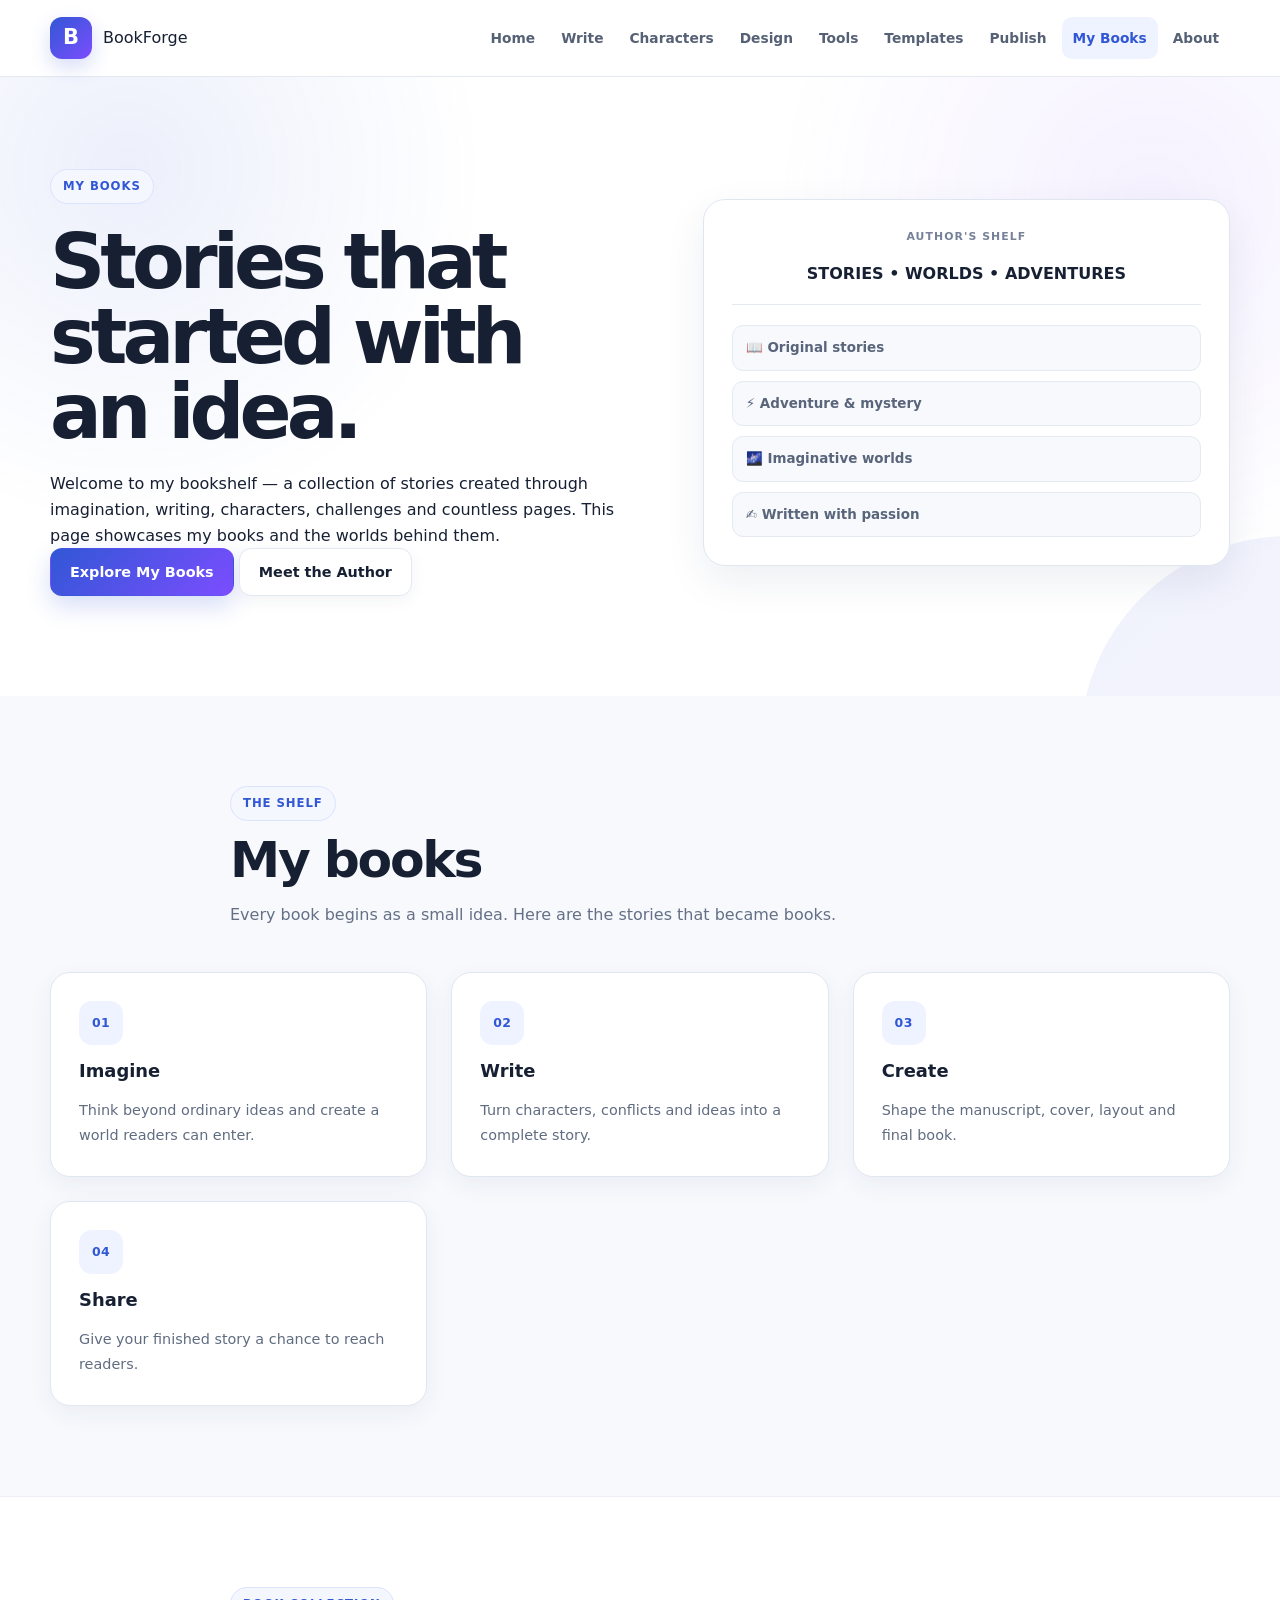
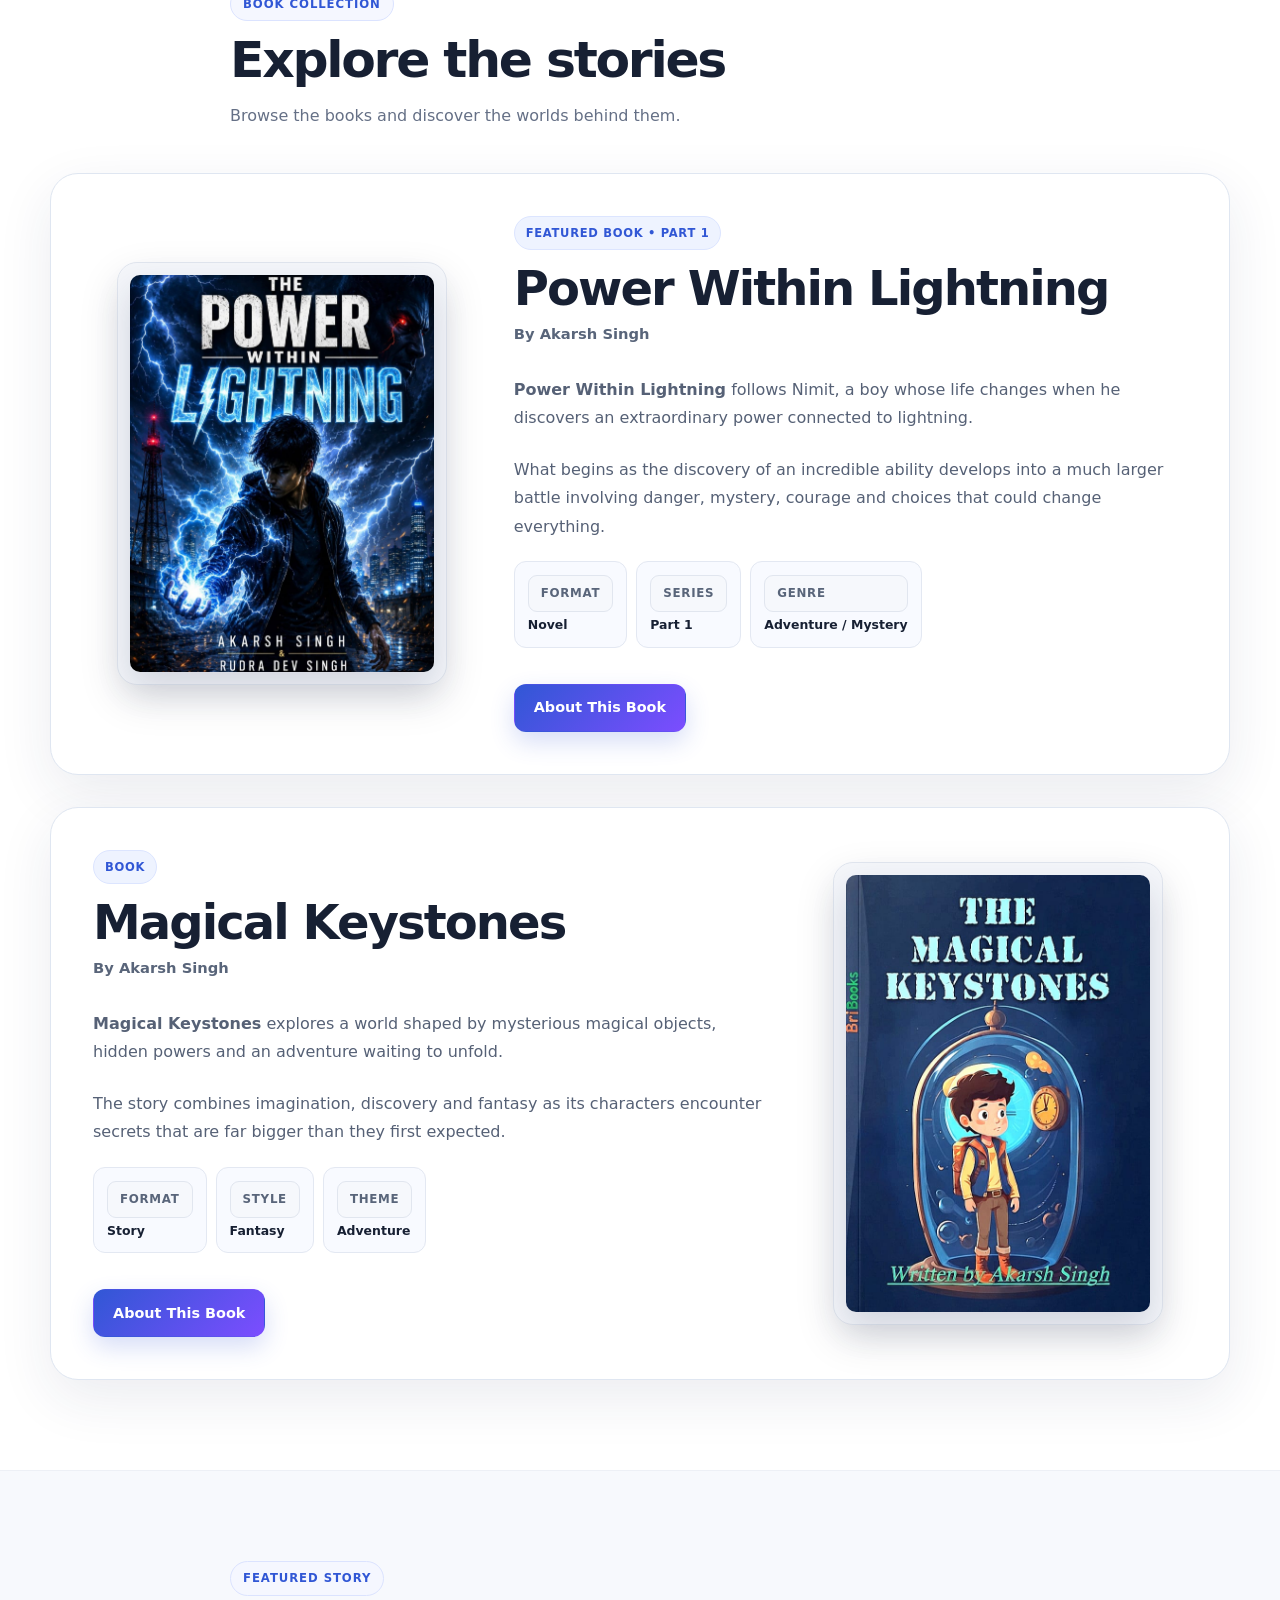
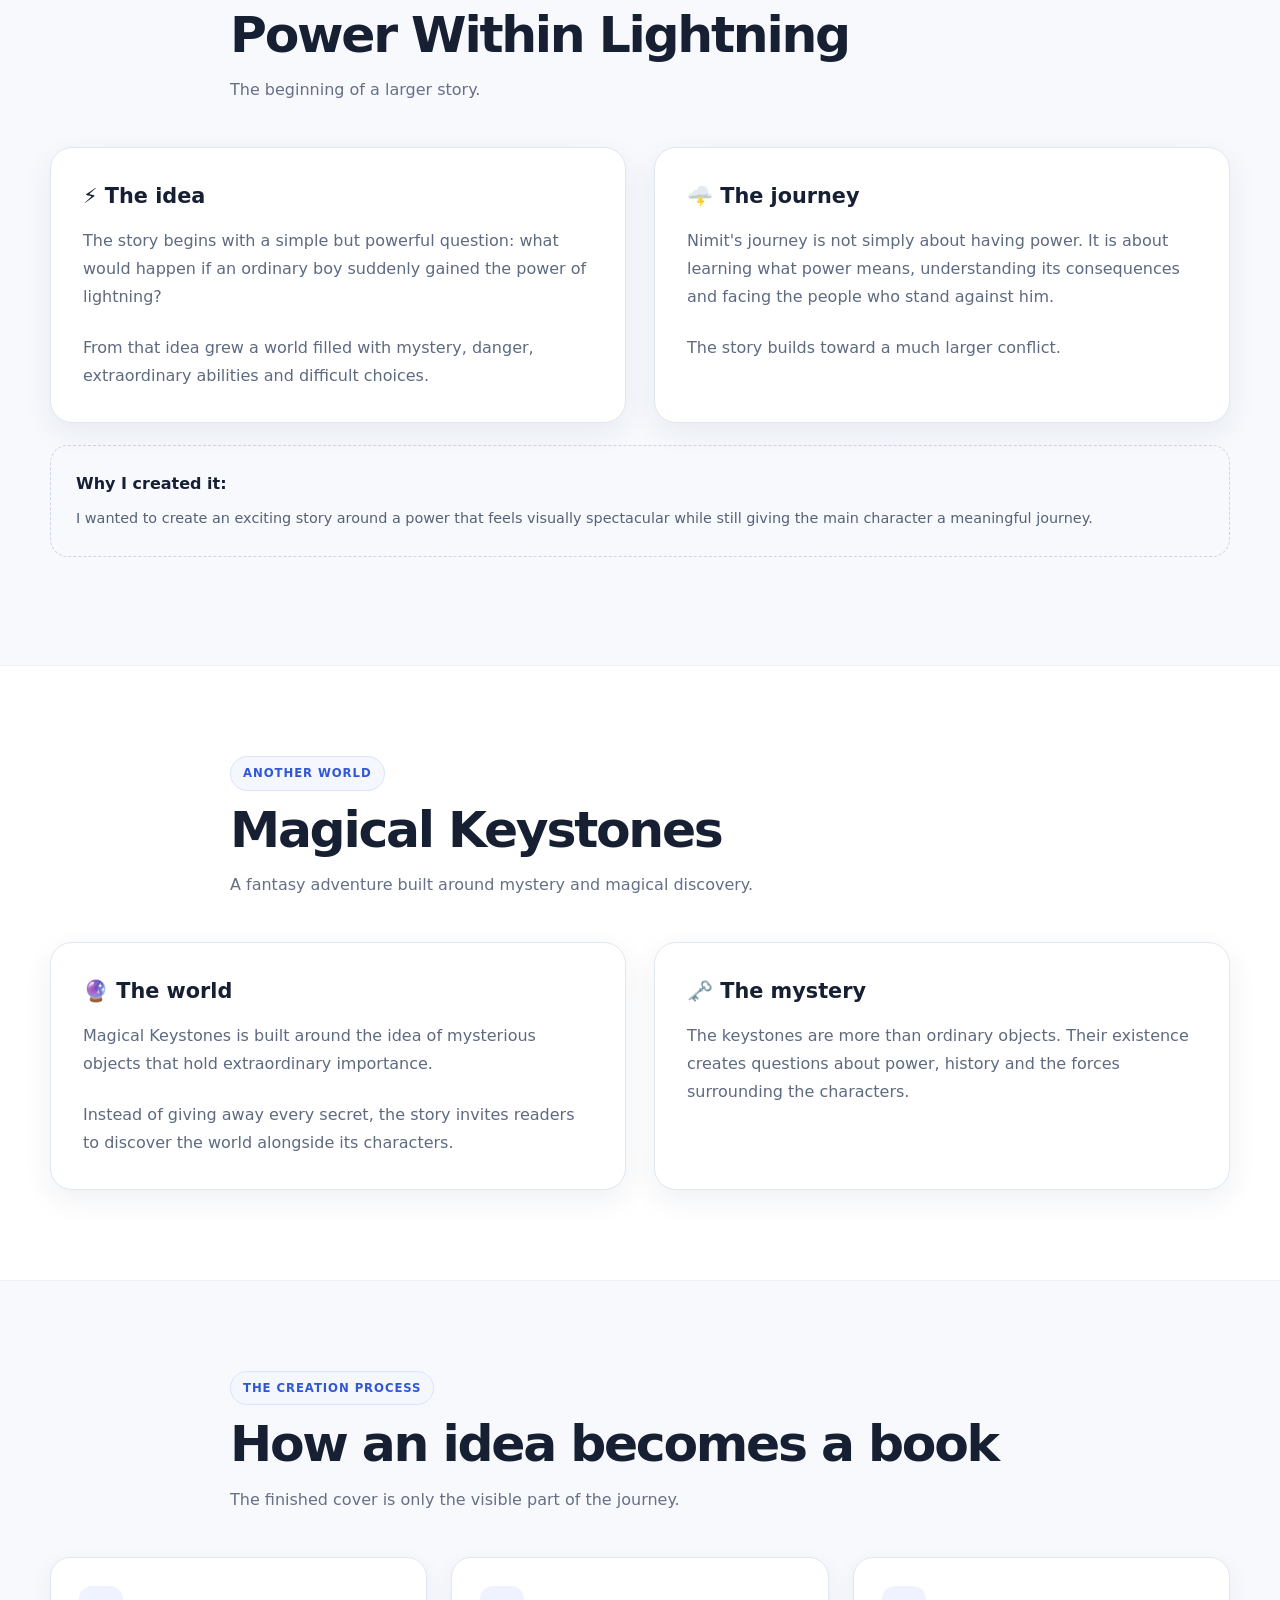
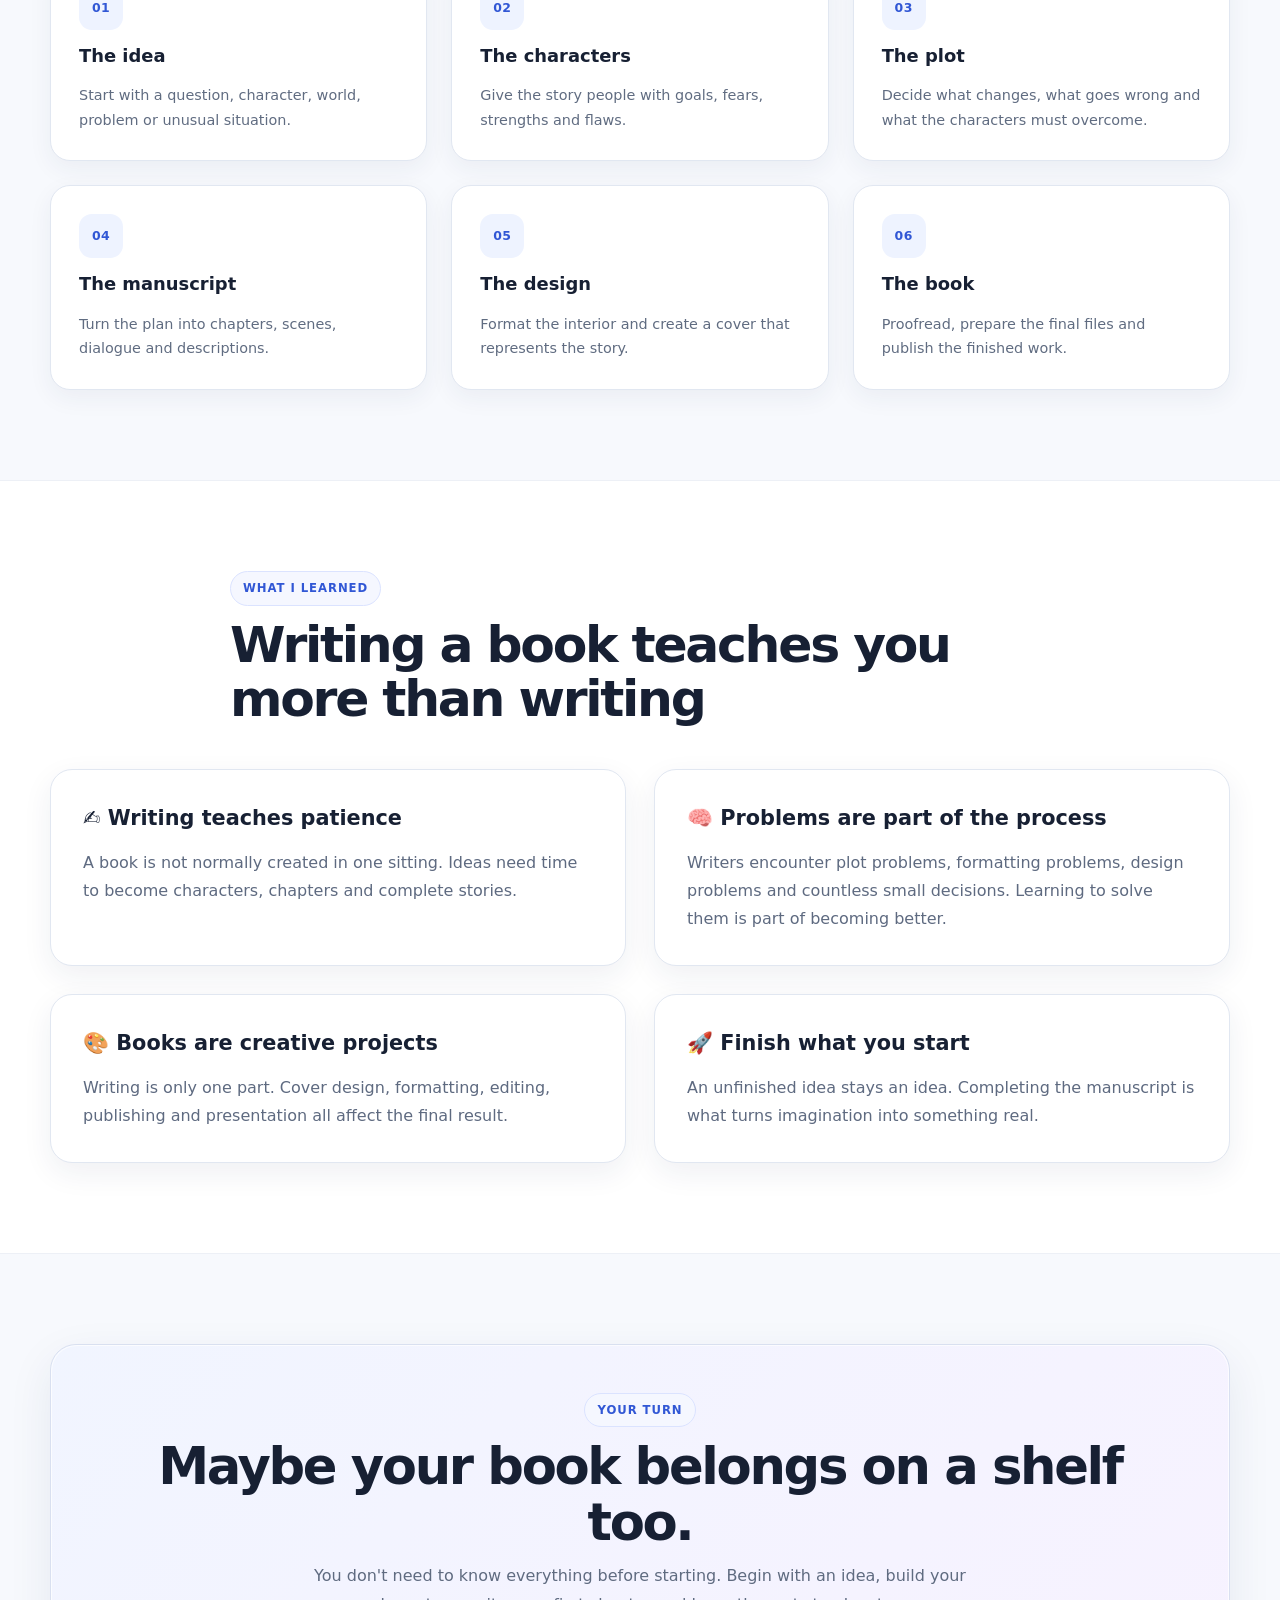
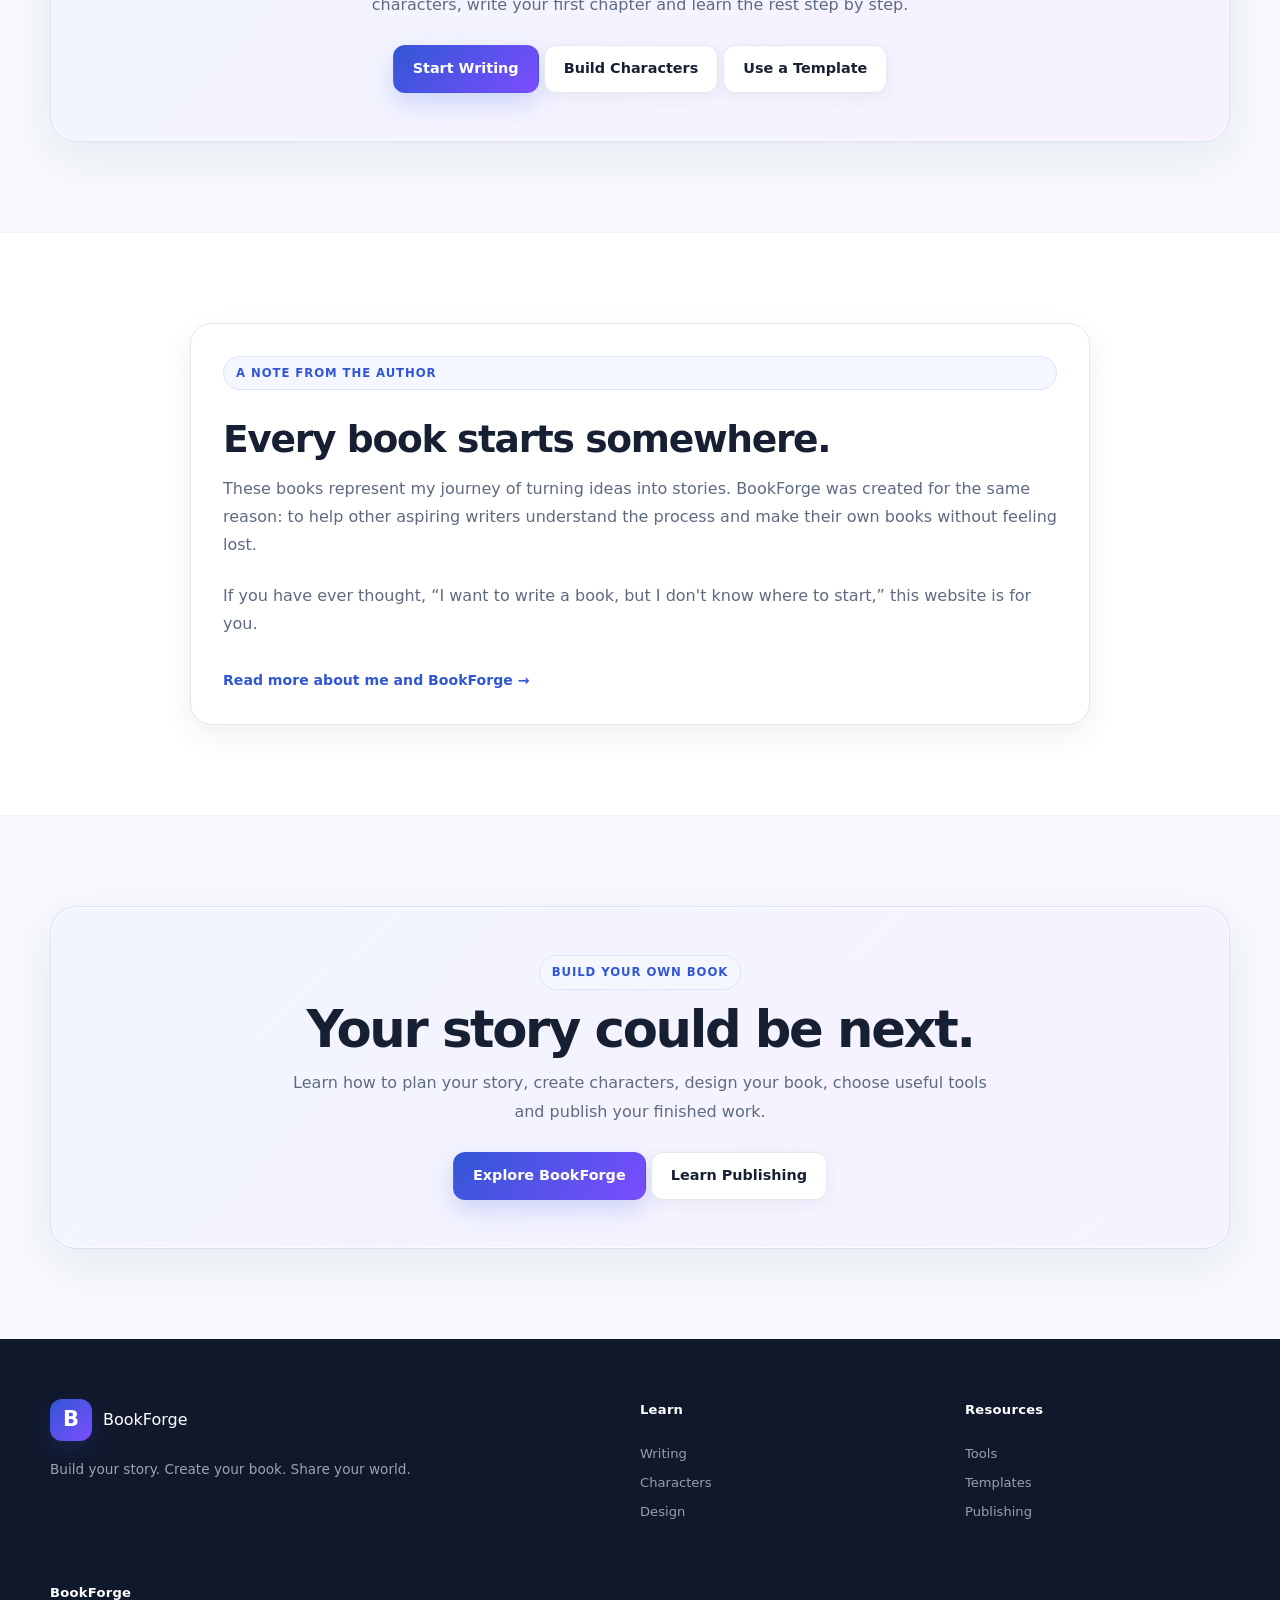
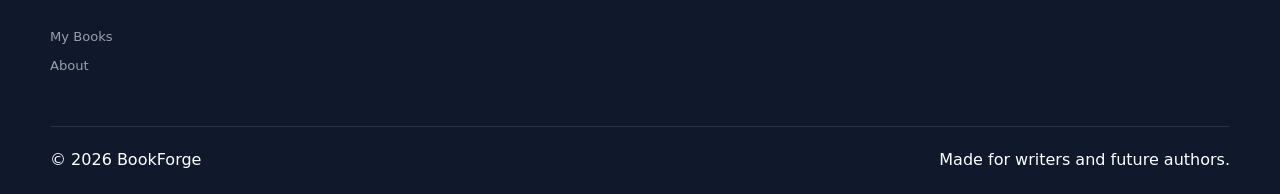
<file: my-books.html>
<!DOCTYPE html>
<html lang="en">
<head>
  <meta charset="UTF-8">
  <meta name="viewport" content="width=device-width, initial-scale=1.0">

  <title>My Books | BookForge</title>

  <meta
    name="description"
    content="Explore Akarsh Singh's books, including Power Within Lightning and Magical Keystones."
  >

  <meta
    name="keywords"
    content="Akarsh Singh books, Power Within Lightning, Magical Keystones, BookForge"
  >

  <link rel="stylesheet" href="style.css">
  <script src="script.js" defer></script>
</head>

<body>

<!-- =========================
     HEADER
========================= -->

<header class="site-header">

  <div class="container nav-container">

    <a href="index.html" class="logo" aria-label="BookForge Home">
      <span class="logo-icon">B</span>
      <span>BookForge</span>
    </a>

    <button
      class="menu-toggle"
      id="menuToggle"
      aria-label="Open navigation"
      aria-expanded="false"
      type="button"
    >
      ☰
    </button>

    <nav class="main-nav" id="mainNav">

      <a href="index.html">Home</a>
      <a href="writing.html">Write</a>
      <a href="characters.html">Characters</a>
      <a href="design.html">Design</a>
      <a href="tools.html">Tools</a>
      <a href="templates.html">Templates</a>
      <a href="publishing.html">Publish</a>
      <a href="my-books.html" class="active">My Books</a>
      <a href="about.html">About</a>

    </nav>

  </div>

</header>


<main>

<!-- =========================
     HERO
========================= -->

<section class="hero">

  <div class="container hero-grid">

    <div>

      <span class="eyebrow">MY BOOKS</span>

      <h1>
        Stories that started
        <span>with an idea.</span>
      </h1>

      <p>
        Welcome to my bookshelf — a collection of stories created through
        imagination, writing, characters, challenges and countless pages.
        This page showcases my books and the worlds behind them.
      </p>

      <div class="hero-actions">

        <a href="#books" class="btn btn-primary">
          Explore My Books
        </a>

        <a href="about.html" class="btn btn-secondary">
          Meet the Author
        </a>

      </div>

    </div>


    <div class="hero-card">

      <div class="hero-card-top">

        <span>AUTHOR'S SHELF</span>

        <strong>STORIES • WORLDS • ADVENTURES</strong>

      </div>

      <div class="hero-checklist">

        <div>📖 Original stories</div>
        <div>⚡ Adventure & mystery</div>
        <div>🌌 Imaginative worlds</div>
        <div>✍️ Written with passion</div>

      </div>

    </div>

  </div>

</section>


<!-- =========================
     INTRO
========================= -->

<section class="section section-soft">

  <div class="container">

    <div class="section-heading">

      <span class="eyebrow">THE SHELF</span>

      <h2>My books</h2>

      <p>
        Every book begins as a small idea. Here are the stories that became
        books.
      </p>

    </div>


    <div class="card-grid">

      <article class="info-card">

        <span class="card-number">01</span>

        <h3>Imagine</h3>

        <p>
          Think beyond ordinary ideas and create a world readers can enter.
        </p>

      </article>


      <article class="info-card">

        <span class="card-number">02</span>

        <h3>Write</h3>

        <p>
          Turn characters, conflicts and ideas into a complete story.
        </p>

      </article>


      <article class="info-card">

        <span class="card-number">03</span>

        <h3>Create</h3>

        <p>
          Shape the manuscript, cover, layout and final book.
        </p>

      </article>


      <article class="info-card">

        <span class="card-number">04</span>

        <h3>Share</h3>

        <p>
          Give your finished story a chance to reach readers.
        </p>

      </article>

    </div>

  </div>

</section>


<!-- =========================
     BOOKS
========================= -->

<section class="section" id="books">

  <div class="container">

    <div class="section-heading">

      <span class="eyebrow">BOOK COLLECTION</span>

      <h2>Explore the stories</h2>

      <p>
        Browse the books and discover the worlds behind them.
      </p>

    </div>


    <!-- =========================
         BOOK 1
    ========================= -->

    <article class="book-showcase">

      <div class="book-cover-column">

        <div class="book-cover-frame">

          <img
            src="power-within-lightning.jpeg"
            alt="Cover of Power Within Lightning"
            loading="lazy"
          >

        </div>

      </div>


      <div class="book-details">

        <span class="book-label">
          FEATURED BOOK • PART 1
        </span>

        <h2>
          Power Within Lightning
        </h2>

        <p class="book-author">
          By Akarsh Singh
        </p>

        <p>
          <strong>Power Within Lightning</strong> follows Nimit, a boy whose
          life changes when he discovers an extraordinary power connected
          to lightning.
        </p>

        <p>
          What begins as the discovery of an incredible ability develops
          into a much larger battle involving danger, mystery, courage and
          choices that could change everything.
        </p>


        <div class="book-facts">

          <div>
            <span>Format</span>
            <strong>Novel</strong>
          </div>

          <div>
            <span>Series</span>
            <strong>Part 1</strong>
          </div>

          <div>
            <span>Genre</span>
            <strong>Adventure / Mystery</strong>
          </div>

        </div>


        <div class="book-actions">

          <a
            href="#power-within-lightning"
            class="btn btn-primary"
          >
            About This Book
          </a>

        </div>

      </div>

    </article>


    <!-- =========================
         BOOK 2
    ========================= -->

    <article class="book-showcase book-showcase-reverse">

      <div class="book-cover-column">

        <div class="book-cover-frame">

          <img
            src="magical-keystones-cover.jpeg"
            alt="Cover of Magical Keystones"
            loading="lazy"
          >

        </div>

      </div>


      <div class="book-details">

        <span class="book-label">
          BOOK
        </span>

        <h2>
          Magical Keystones
        </h2>

        <p class="book-author">
          By Akarsh Singh
        </p>

        <p>
          <strong>Magical Keystones</strong> explores a world shaped by
          mysterious magical objects, hidden powers and an adventure waiting
          to unfold.
        </p>

        <p>
          The story combines imagination, discovery and fantasy as its
          characters encounter secrets that are far bigger than they first
          expected.
        </p>


        <div class="book-facts">

          <div>
            <span>Format</span>
            <strong>Story</strong>
          </div>

          <div>
            <span>Style</span>
            <strong>Fantasy</strong>
          </div>

          <div>
            <span>Theme</span>
            <strong>Adventure</strong>
          </div>

        </div>


        <div class="book-actions">

          <a
            href="#magical-keystones"
            class="btn btn-primary"
          >
            About This Book
          </a>

        </div>

      </div>

    </article>

  </div>

</section>


<!-- =========================
     FEATURED BOOK DETAILS
========================= -->

<section
  class="section section-soft"
  id="power-within-lightning"
>

  <div class="container">

    <div class="section-heading">

      <span class="eyebrow">FEATURED STORY</span>

      <h2>Power Within Lightning</h2>

      <p>
        The beginning of a larger story.
      </p>

    </div>


    <div class="two-column">

      <div class="content-card">

        <h3>⚡ The idea</h3>

        <p>
          The story begins with a simple but powerful question:
          what would happen if an ordinary boy suddenly gained the power
          of lightning?
        </p>

        <p>
          From that idea grew a world filled with mystery, danger,
          extraordinary abilities and difficult choices.
        </p>

      </div>


      <div class="content-card">

        <h3>🌩️ The journey</h3>

        <p>
          Nimit's journey is not simply about having power. It is about
          learning what power means, understanding its consequences and
          facing the people who stand against him.
        </p>

        <p>
          The story builds toward a much larger conflict.
        </p>

      </div>

    </div>


    <div class="example-box">

      <strong>Why I created it:</strong>

      <p>
        I wanted to create an exciting story around a power that feels
        visually spectacular while still giving the main character a
        meaningful journey.
      </p>

    </div>

  </div>

</section>


<!-- =========================
     MAGICAL KEYSTONES DETAILS
========================= -->

<section
  class="section"
  id="magical-keystones"
>

  <div class="container">

    <div class="section-heading">

      <span class="eyebrow">ANOTHER WORLD</span>

      <h2>Magical Keystones</h2>

      <p>
        A fantasy adventure built around mystery and magical discovery.
      </p>

    </div>


    <div class="two-column">

      <div class="content-card">

        <h3>🔮 The world</h3>

        <p>
          Magical Keystones is built around the idea of mysterious objects
          that hold extraordinary importance.
        </p>

        <p>
          Instead of giving away every secret, the story invites readers
          to discover the world alongside its characters.
        </p>

      </div>


      <div class="content-card">

        <h3>🗝️ The mystery</h3>

        <p>
          The keystones are more than ordinary objects. Their existence
          creates questions about power, history and the forces surrounding
          the characters.
        </p>

      </div>

    </div>

  </div>

</section>


<!-- =========================
     FROM IDEA TO BOOK
========================= -->

<section class="section section-soft">

  <div class="container">

    <div class="section-heading">

      <span class="eyebrow">THE CREATION PROCESS</span>

      <h2>How an idea becomes a book</h2>

      <p>
        The finished cover is only the visible part of the journey.
      </p>

    </div>


    <div class="card-grid">

      <article class="info-card">

        <span class="card-number">01</span>

        <h3>The idea</h3>

        <p>
          Start with a question, character, world, problem or unusual
          situation.
        </p>

      </article>


      <article class="info-card">

        <span class="card-number">02</span>

        <h3>The characters</h3>

        <p>
          Give the story people with goals, fears, strengths and flaws.
        </p>

      </article>


      <article class="info-card">

        <span class="card-number">03</span>

        <h3>The plot</h3>

        <p>
          Decide what changes, what goes wrong and what the characters
          must overcome.
        </p>

      </article>


      <article class="info-card">

        <span class="card-number">04</span>

        <h3>The manuscript</h3>

        <p>
          Turn the plan into chapters, scenes, dialogue and descriptions.
        </p>

      </article>


      <article class="info-card">

        <span class="card-number">05</span>

        <h3>The design</h3>

        <p>
          Format the interior and create a cover that represents the story.
        </p>

      </article>


      <article class="info-card">

        <span class="card-number">06</span>

        <h3>The book</h3>

        <p>
          Proofread, prepare the final files and publish the finished work.
        </p>

      </article>

    </div>

  </div>

</section>


<!-- =========================
     LESSONS
========================= -->

<section class="section">

  <div class="container">

    <div class="section-heading">

      <span class="eyebrow">WHAT I LEARNED</span>

      <h2>Writing a book teaches you more than writing</h2>

    </div>


    <div class="two-column">

      <div class="content-card">

        <h3>✍️ Writing teaches patience</h3>

        <p>
          A book is not normally created in one sitting. Ideas need time
          to become characters, chapters and complete stories.
        </p>

      </div>


      <div class="content-card">

        <h3>🧠 Problems are part of the process</h3>

        <p>
          Writers encounter plot problems, formatting problems, design
          problems and countless small decisions. Learning to solve them
          is part of becoming better.
        </p>

      </div>


      <div class="content-card">

        <h3>🎨 Books are creative projects</h3>

        <p>
          Writing is only one part. Cover design, formatting, editing,
          publishing and presentation all affect the final result.
        </p>

      </div>


      <div class="content-card">

        <h3>🚀 Finish what you start</h3>

        <p>
          An unfinished idea stays an idea. Completing the manuscript
          is what turns imagination into something real.
        </p>

      </div>

    </div>

  </div>

</section>


<!-- =========================
     FOR FUTURE AUTHORS
========================= -->

<section class="section section-soft">

  <div class="container">

    <div class="cta-card">

      <span class="eyebrow">
        YOUR TURN
      </span>

      <h2>
        Maybe your book belongs on a shelf too.
      </h2>

      <p>
        You don't need to know everything before starting. Begin with an
        idea, build your characters, write your first chapter and learn
        the rest step by step.
      </p>

      <div class="hero-actions">

        <a
          href="writing.html"
          class="btn btn-primary"
        >
          Start Writing
        </a>

        <a
          href="characters.html"
          class="btn btn-secondary"
        >
          Build Characters
        </a>

        <a
          href="templates.html"
          class="btn btn-secondary"
        >
          Use a Template
        </a>

      </div>

    </div>

  </div>

</section>


<!-- =========================
     AUTHOR NOTE
========================= -->

<section class="section">

  <div class="container">

    <div class="content-card author-note">

      <span class="eyebrow">
        A NOTE FROM THE AUTHOR
      </span>

      <h2>
        Every book starts somewhere.
      </h2>

      <p>
        These books represent my journey of turning ideas into stories.
        BookForge was created for the same reason: to help other aspiring
        writers understand the process and make their own books without
        feeling lost.
      </p>

      <p>
        If you have ever thought, “I want to write a book, but I don't know
        where to start,” this website is for you.
      </p>

      <a
        href="about.html"
        class="resource-link"
      >
        Read more about me and BookForge →
      </a>

    </div>

  </div>

</section>


<!-- =========================
     CTA
========================= -->

<section class="section section-soft">

  <div class="container">

    <div class="cta-card">

      <span class="eyebrow">
        BUILD YOUR OWN BOOK
      </span>

      <h2>
        Your story could be next.
      </h2>

      <p>
        Learn how to plan your story, create characters, design your book,
        choose useful tools and publish your finished work.
      </p>

      <div class="hero-actions">

        <a
          href="index.html"
          class="btn btn-primary"
        >
          Explore BookForge
        </a>

        <a
          href="publishing.html"
          class="btn btn-secondary"
        >
          Learn Publishing
        </a>

      </div>

    </div>

  </div>

</section>

</main>


<!-- =========================
     FOOTER
========================= -->

<footer class="site-footer">

  <div class="container footer-grid">

    <div>

      <a
        href="index.html"
        class="logo footer-logo"
      >
        <span class="logo-icon">B</span>
        <span>BookForge</span>
      </a>

      <p>
        Build your story. Create your book. Share your world.
      </p>

    </div>


    <div>

      <h4>Learn</h4>

      <a href="writing.html">
        Writing
      </a>

      <a href="characters.html">
        Characters
      </a>

      <a href="design.html">
        Design
      </a>

    </div>


    <div>

      <h4>Resources</h4>

      <a href="tools.html">
        Tools
      </a>

      <a href="templates.html">
        Templates
      </a>

      <a href="publishing.html">
        Publishing
      </a>

    </div>


    <div>

      <h4>BookForge</h4>

      <a
        href="my-books.html"
      >
        My Books
      </a>

      <a
        href="about.html"
      >
        About
      </a>

    </div>

  </div>


  <div class="container footer-bottom">

    <span>
      © 2026 BookForge
    </span>

    <span>
      Made for writers and future authors.
    </span>

  </div>

</footer>

</body>
</html>
</file>
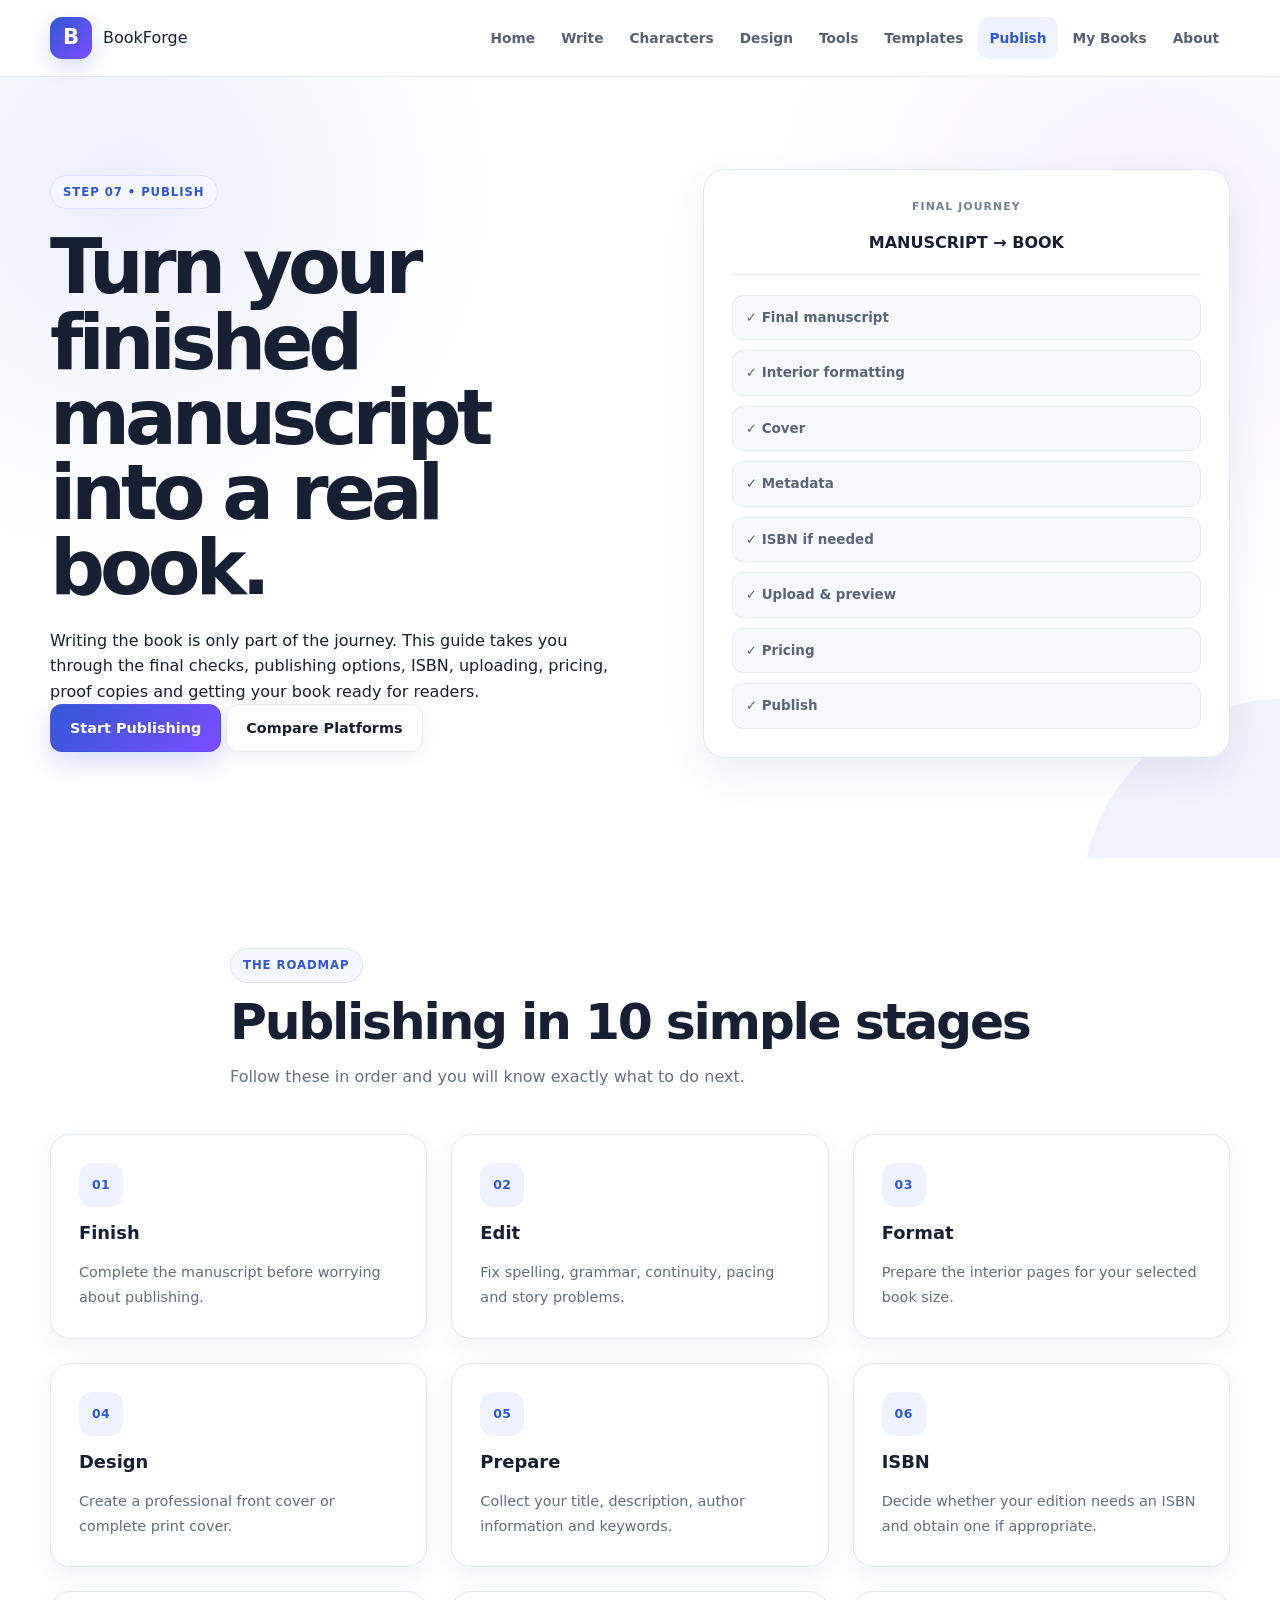
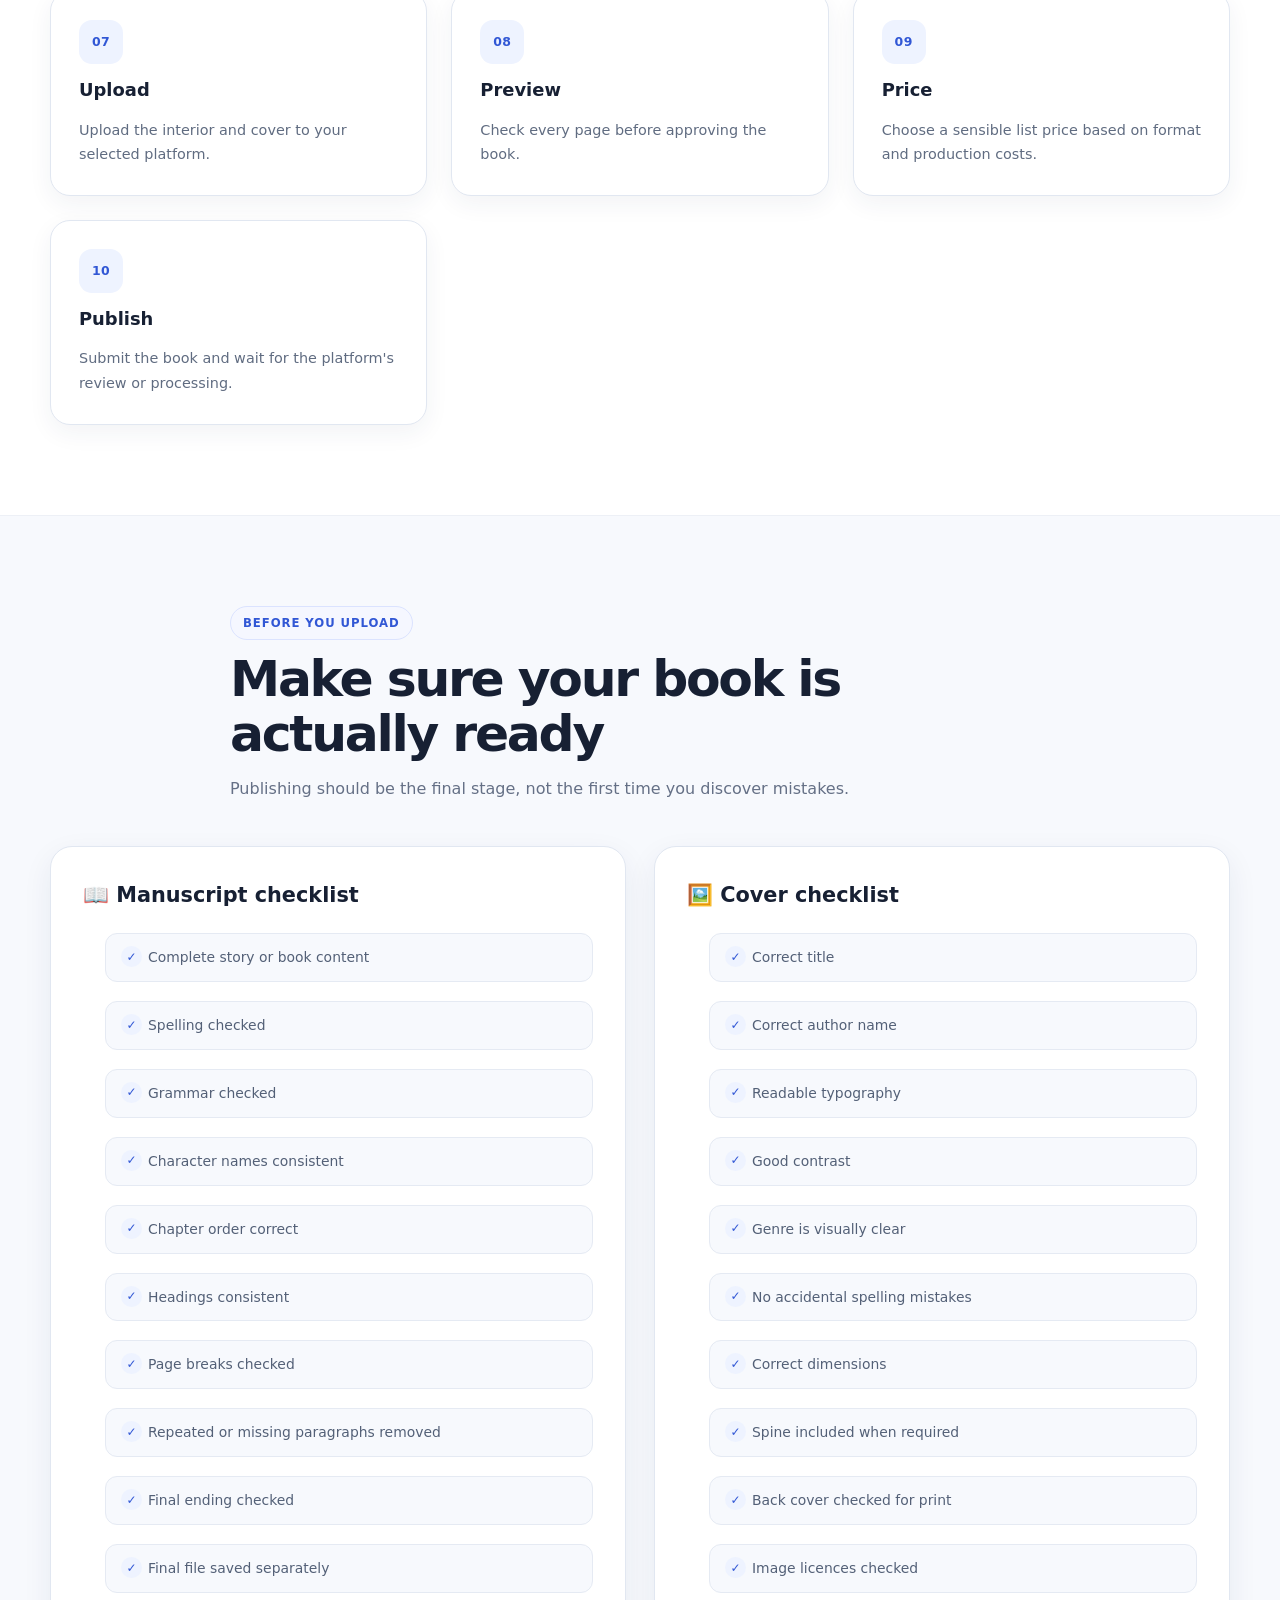
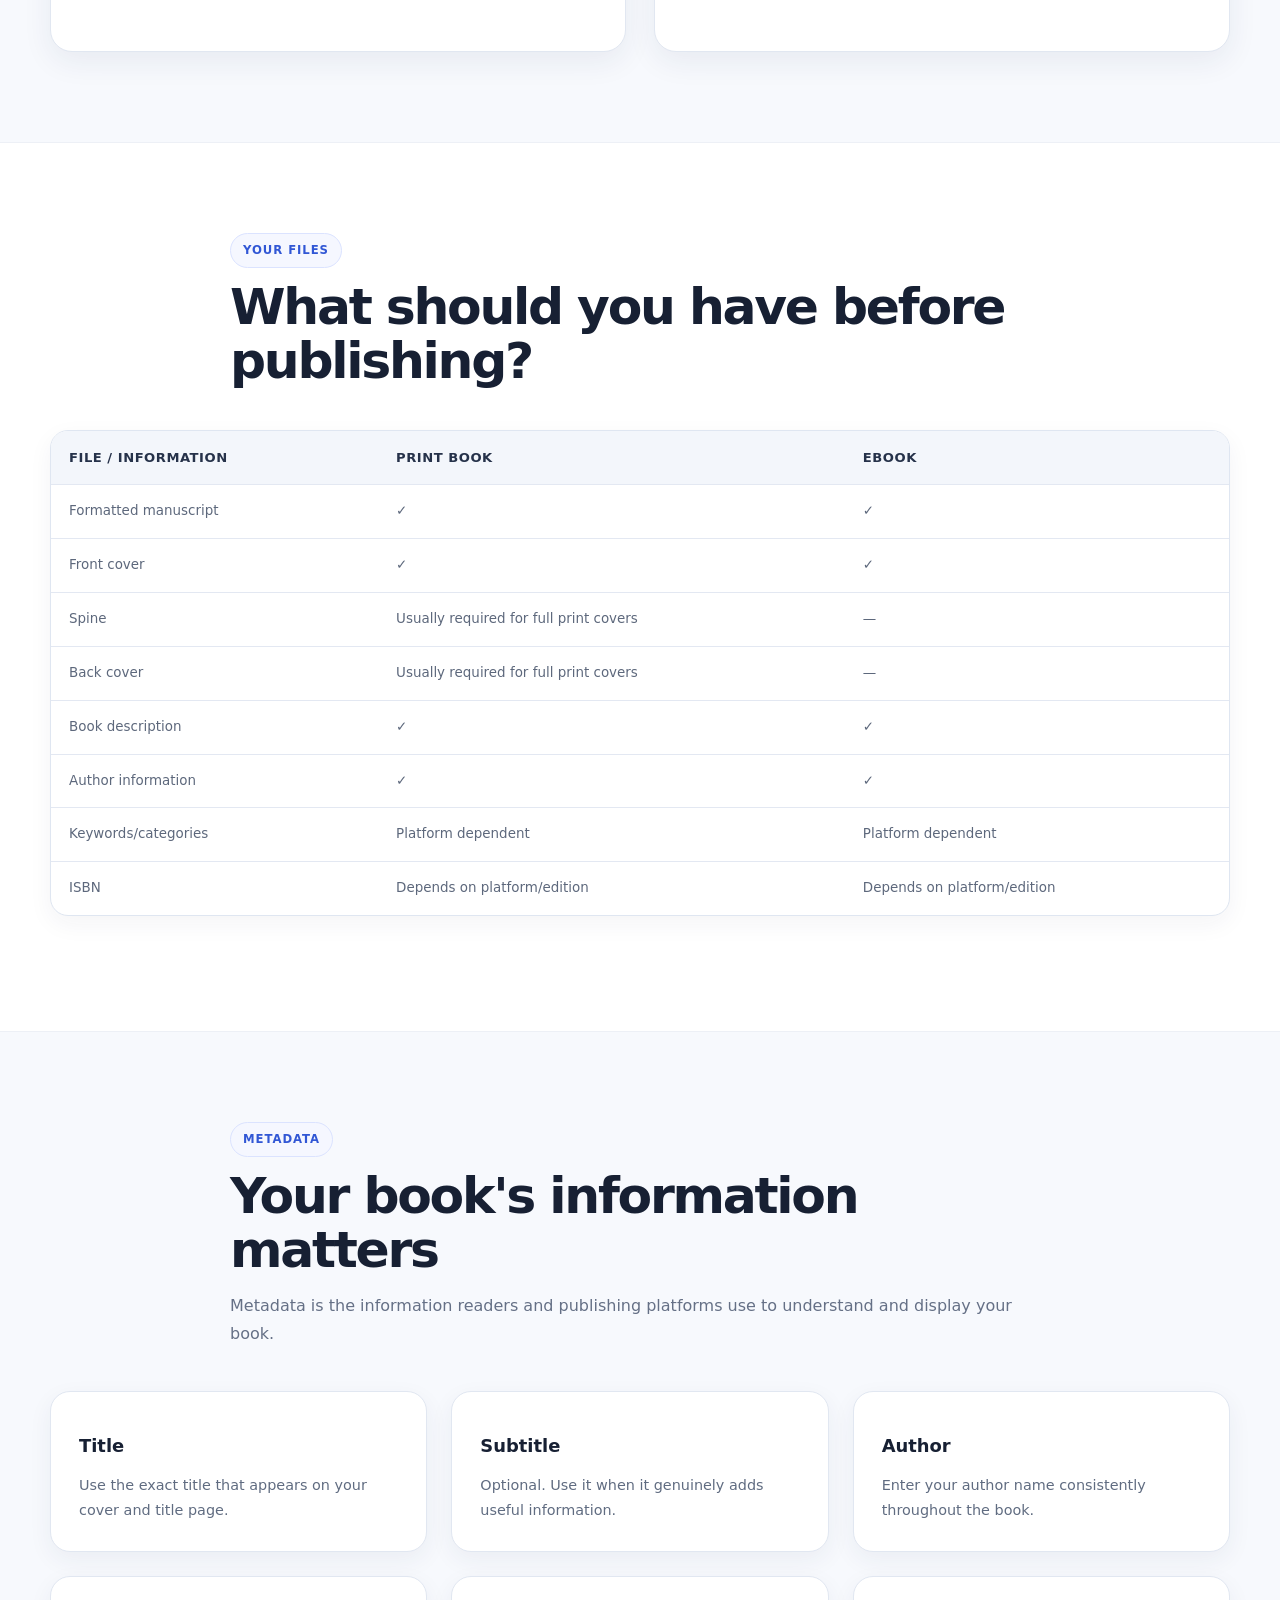
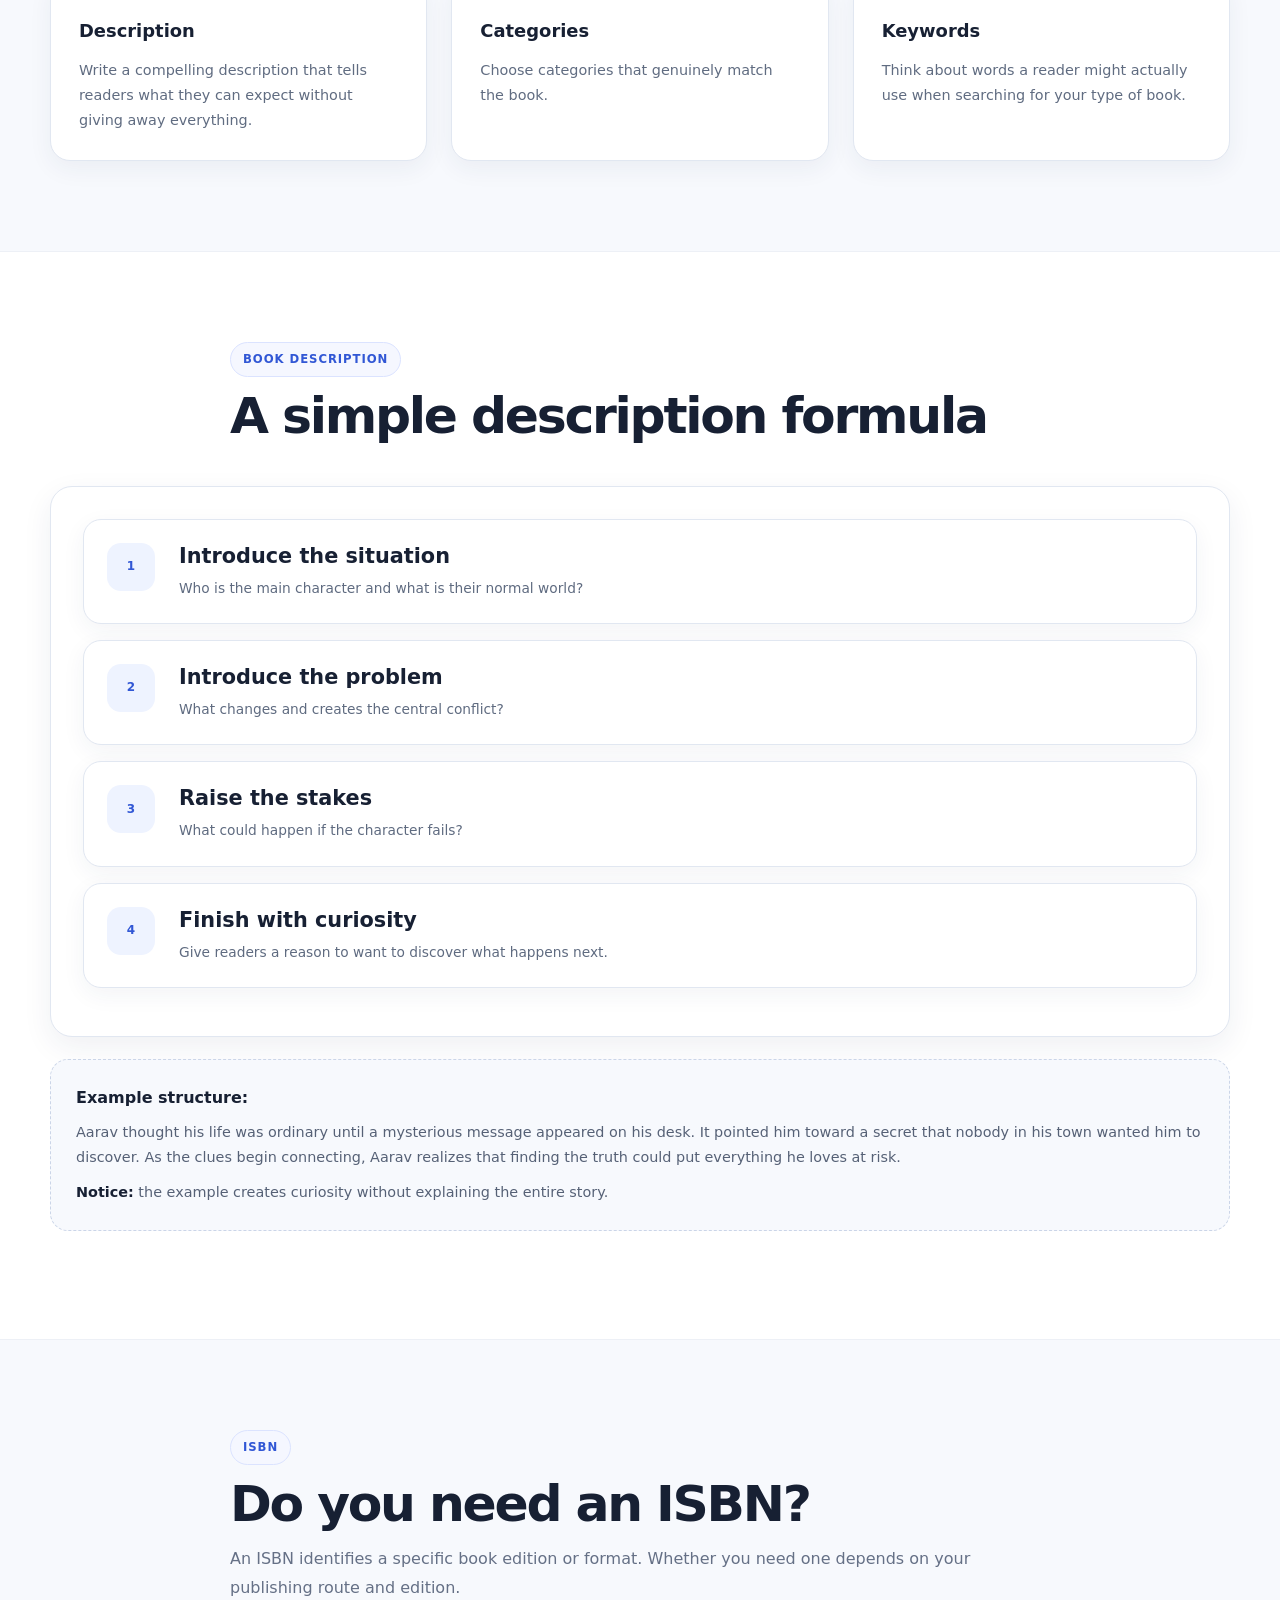
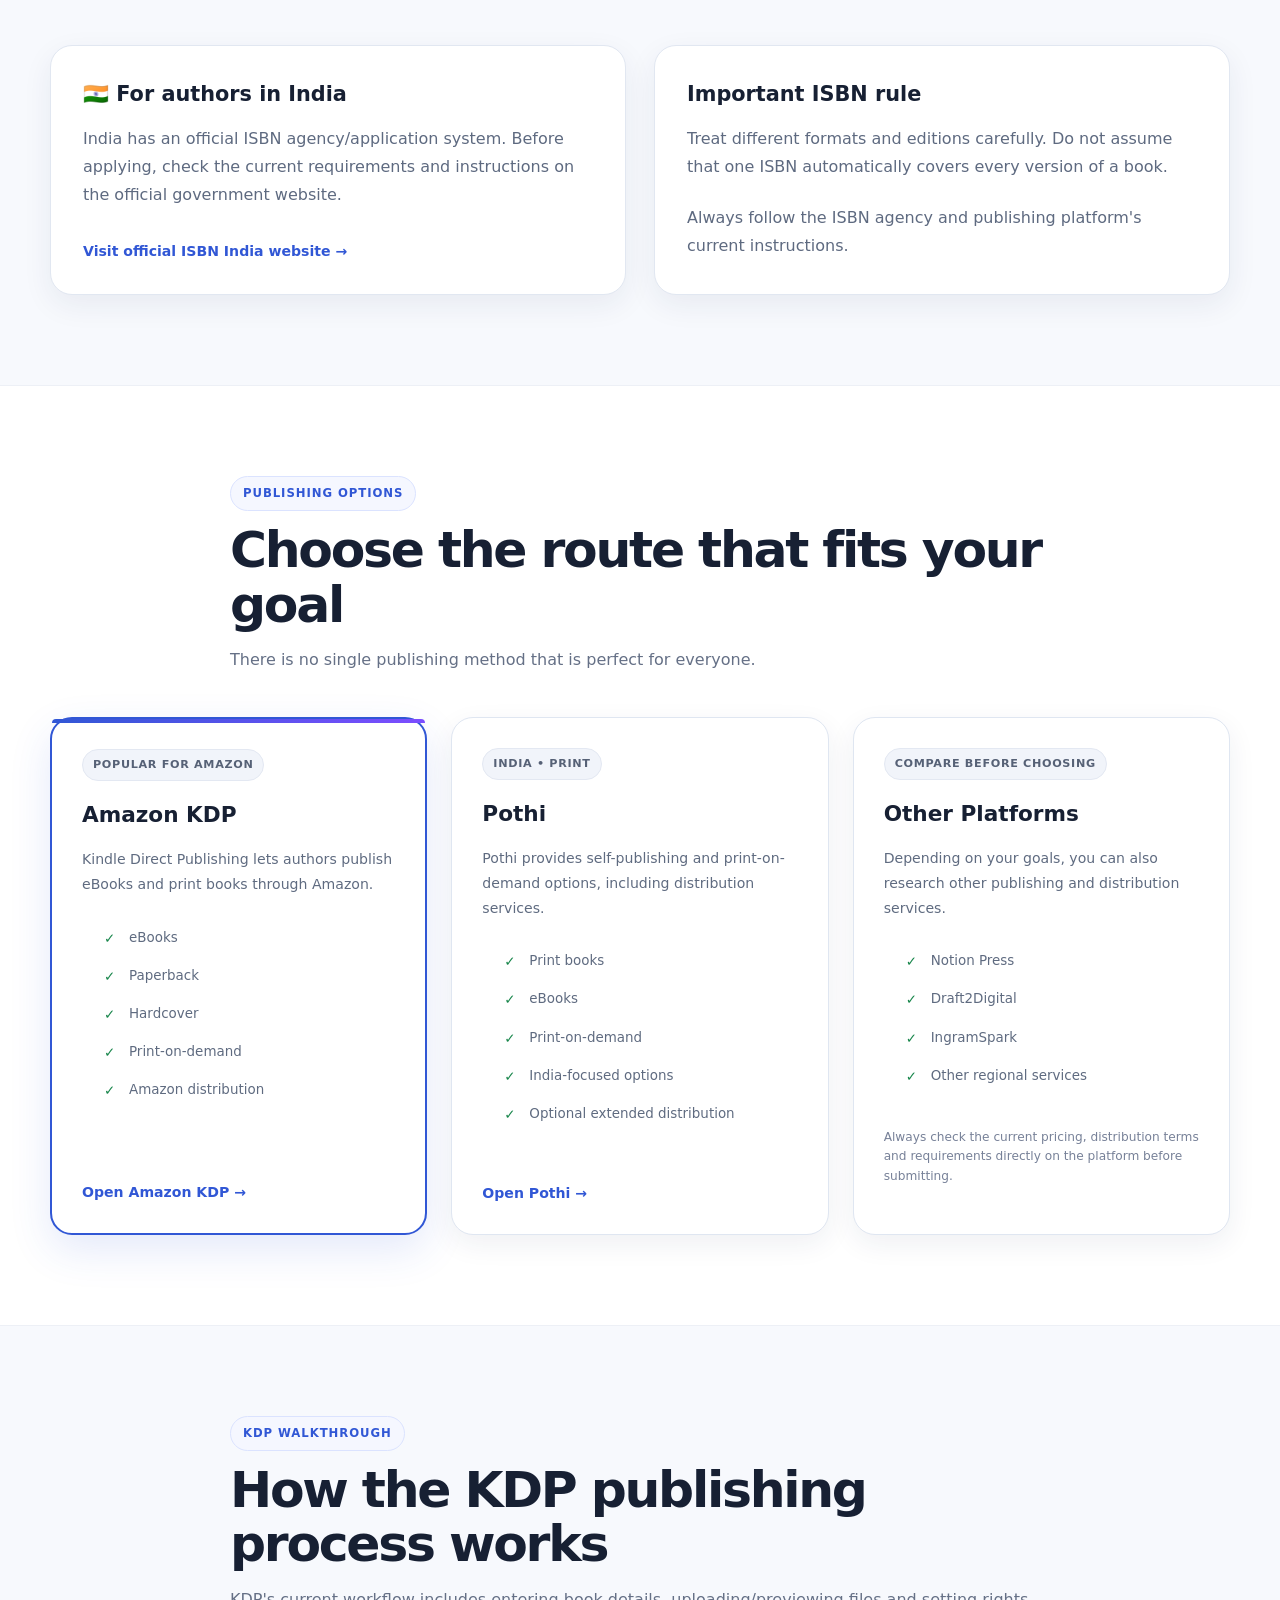
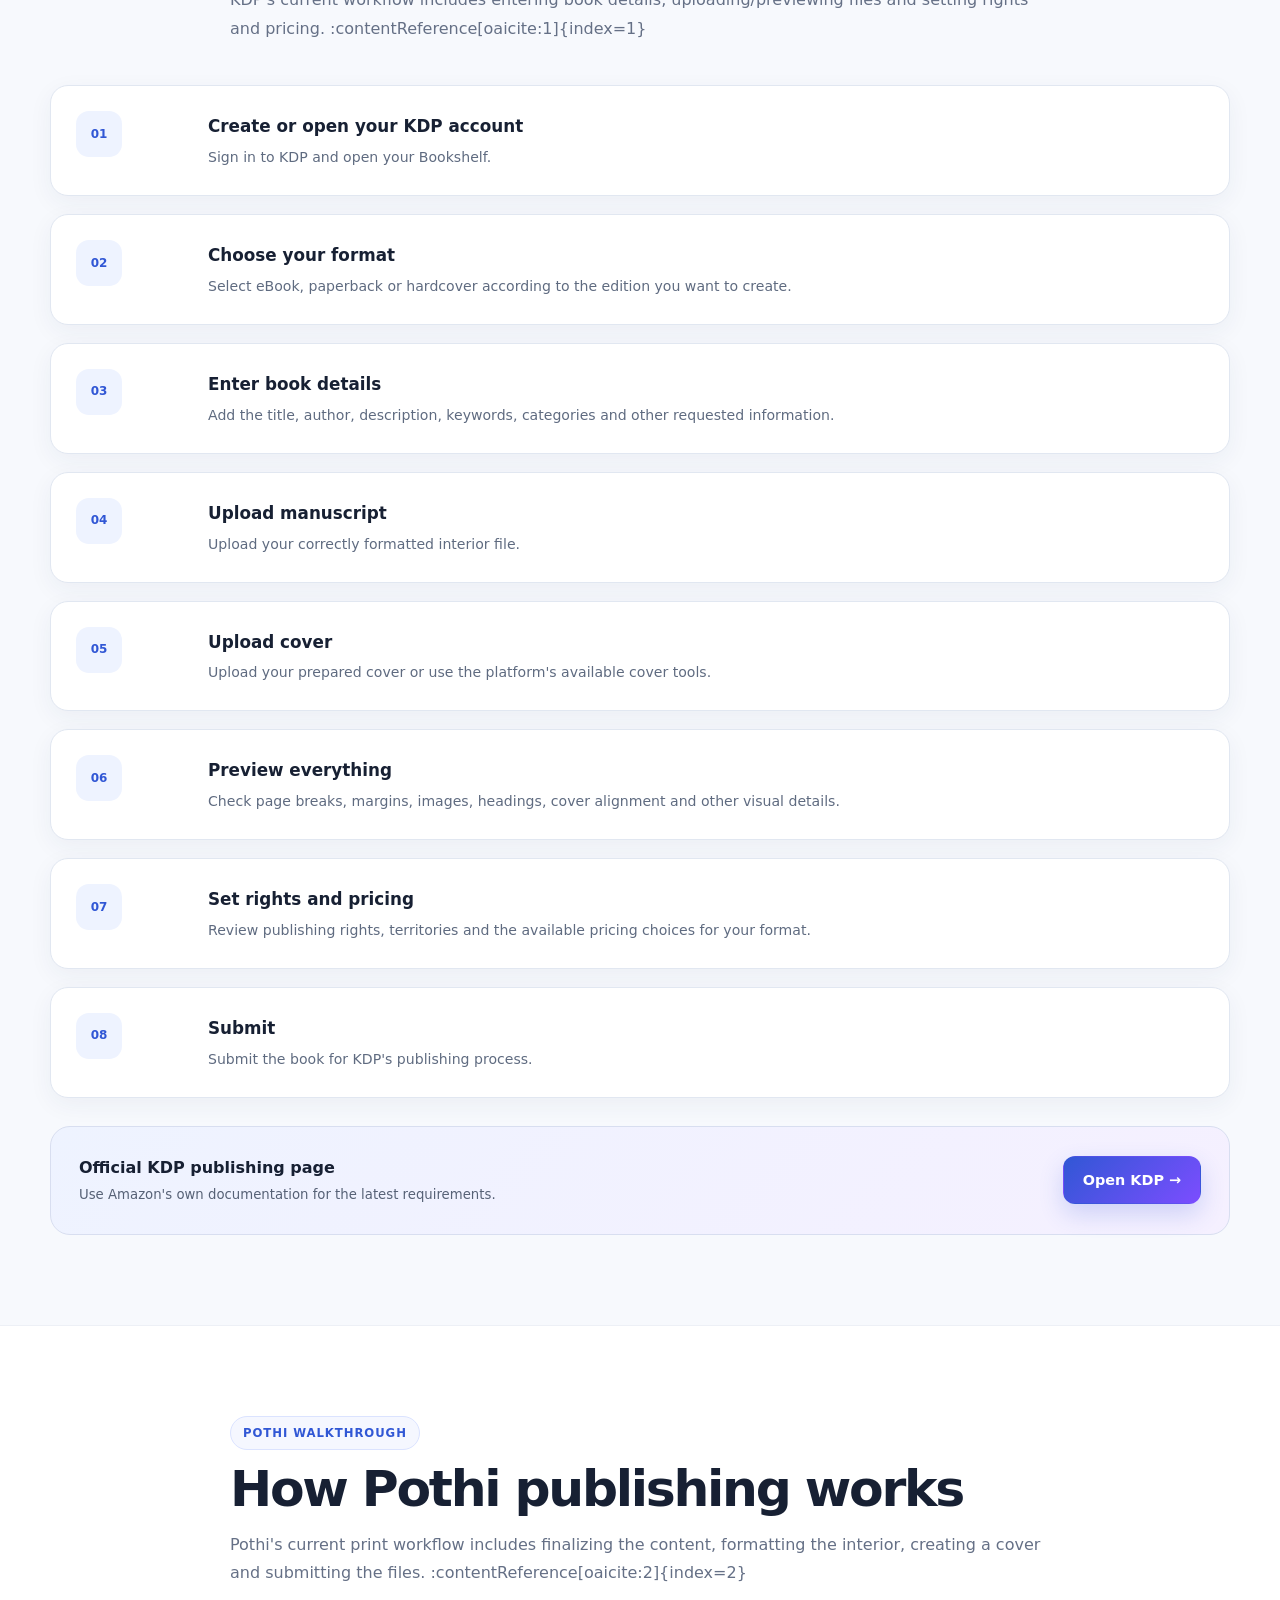
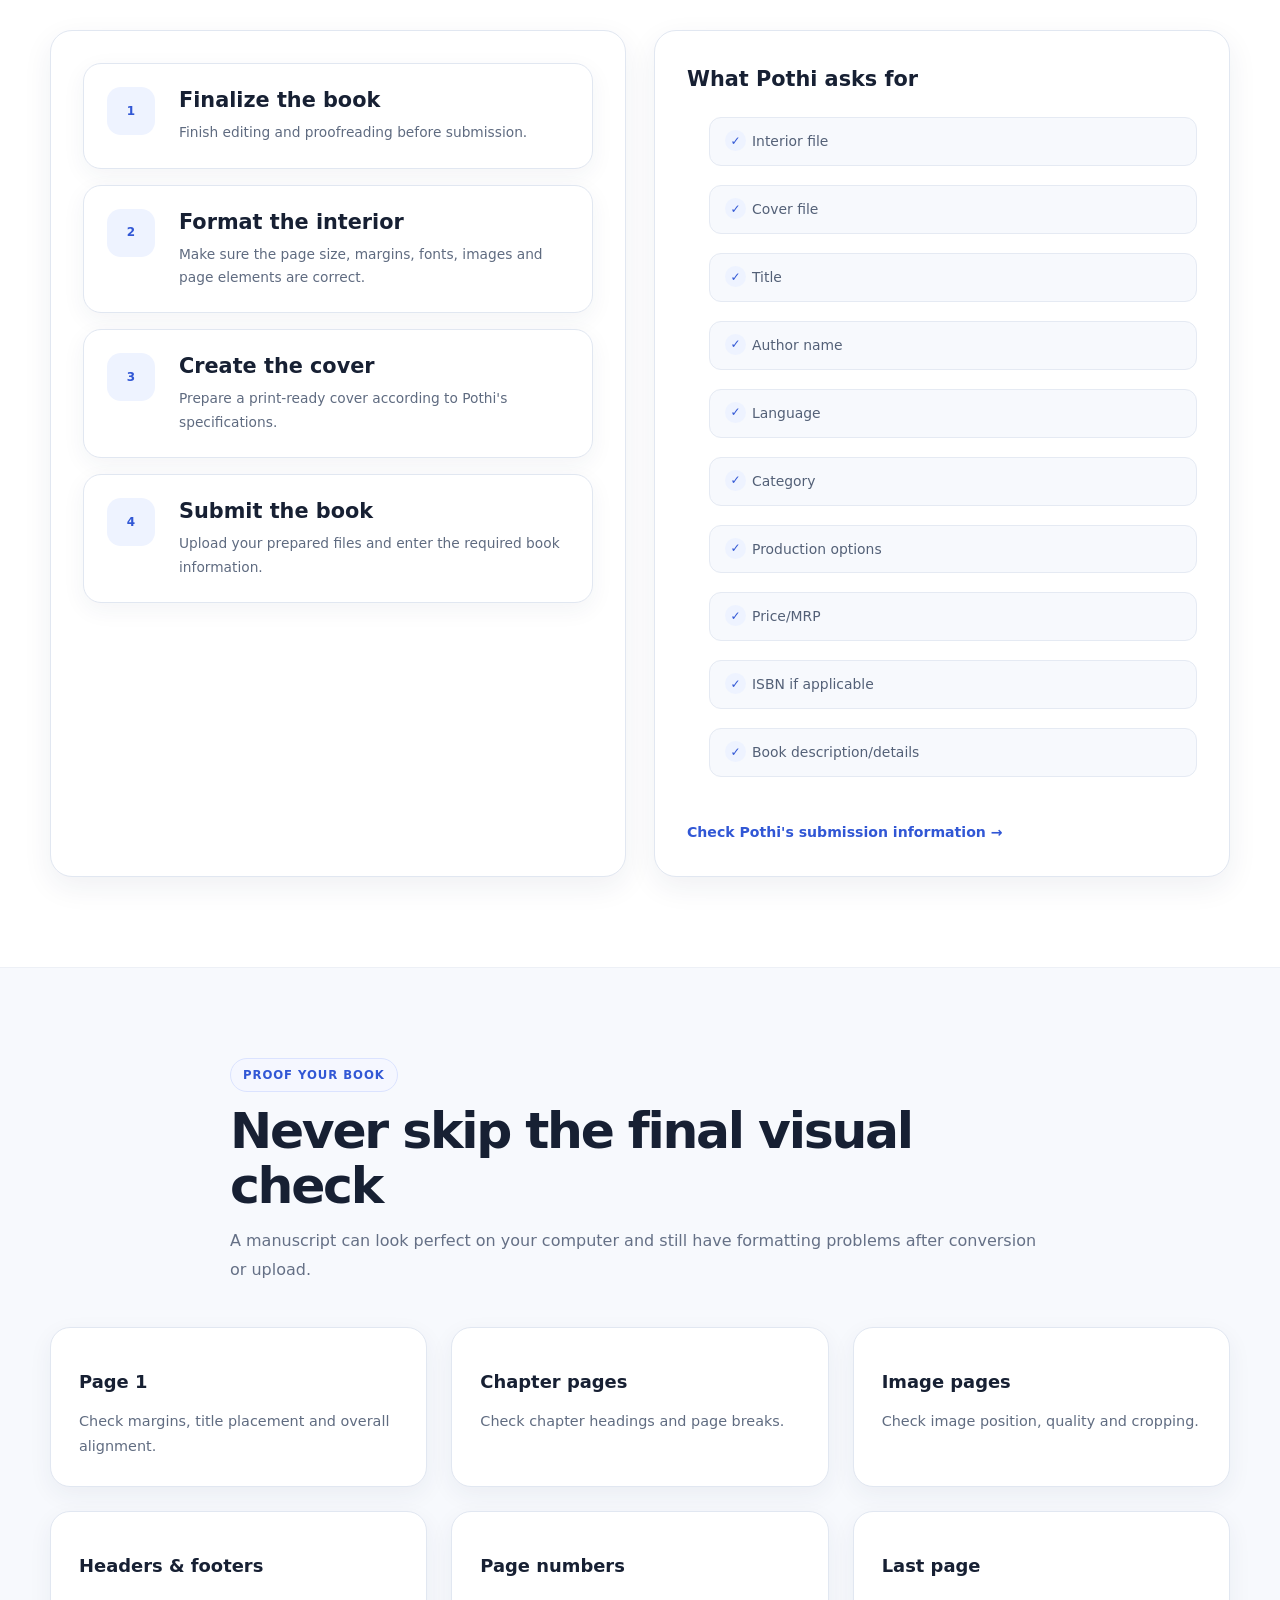
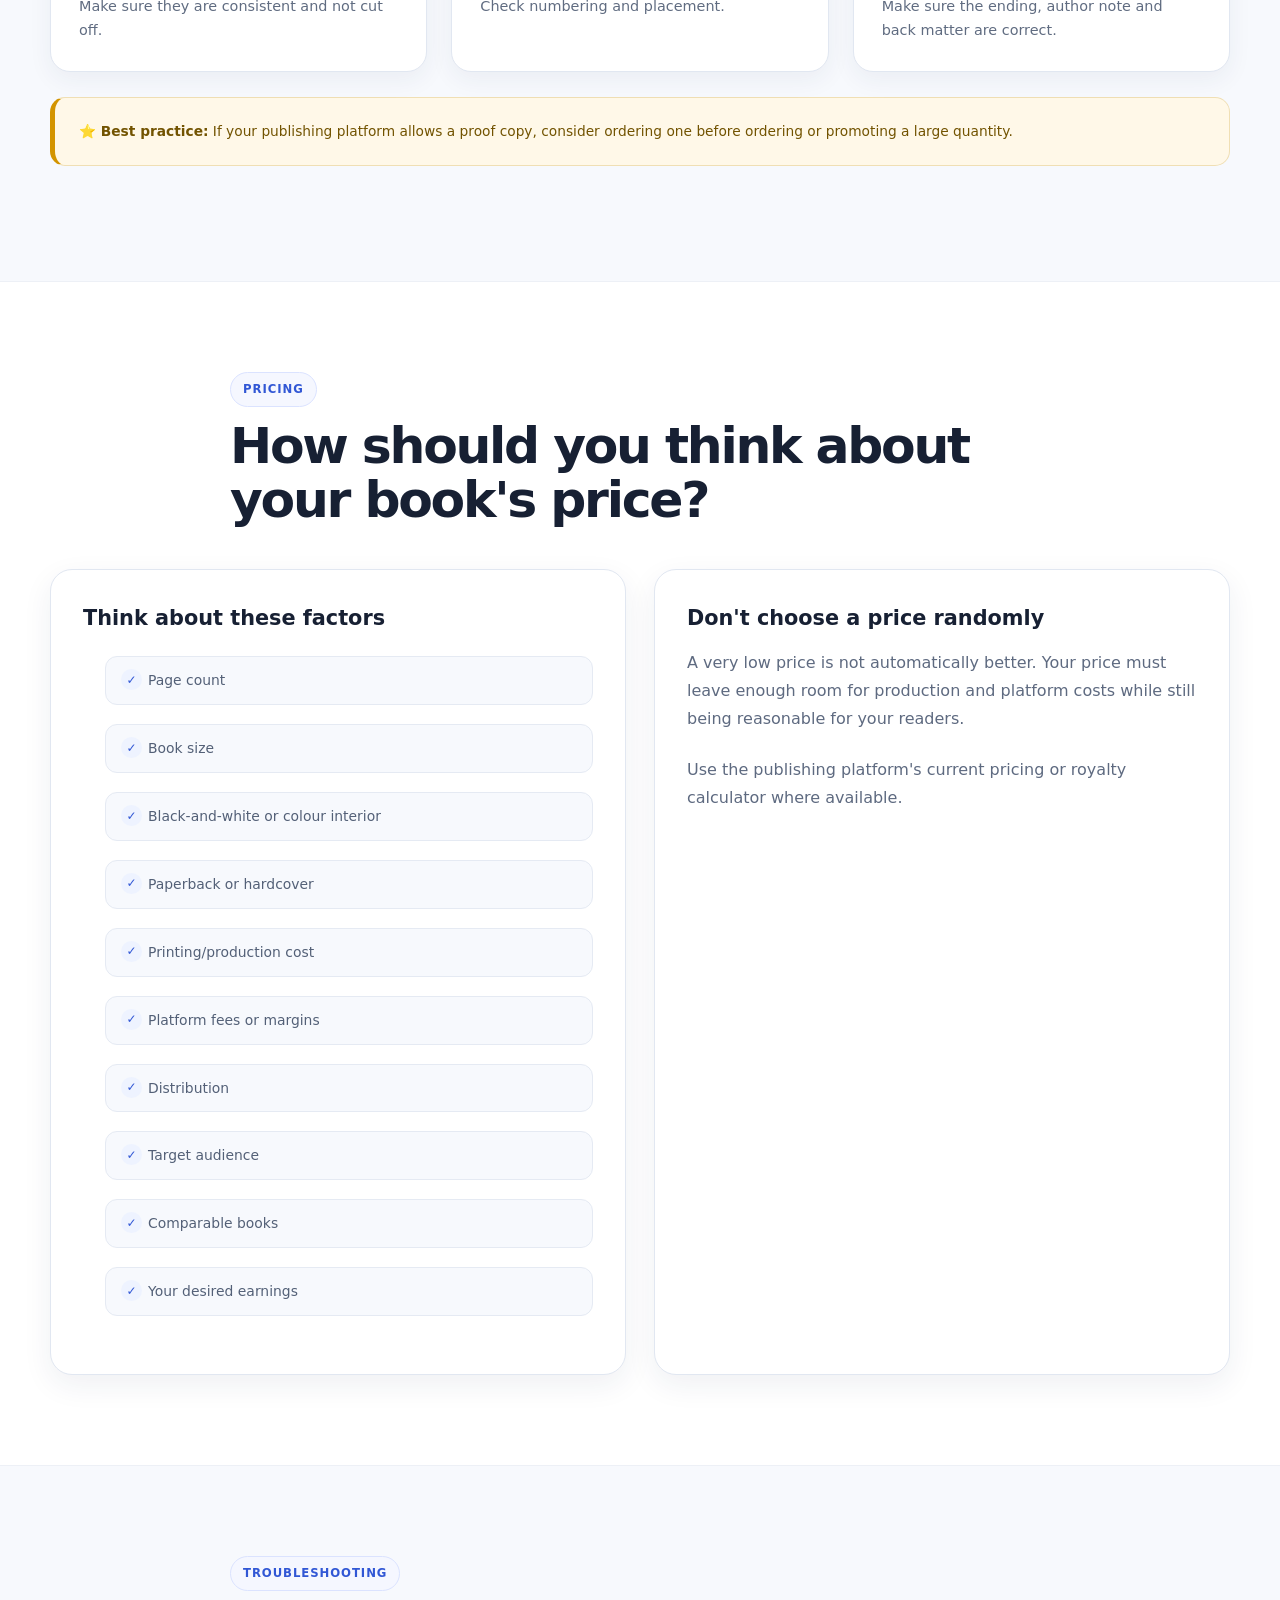
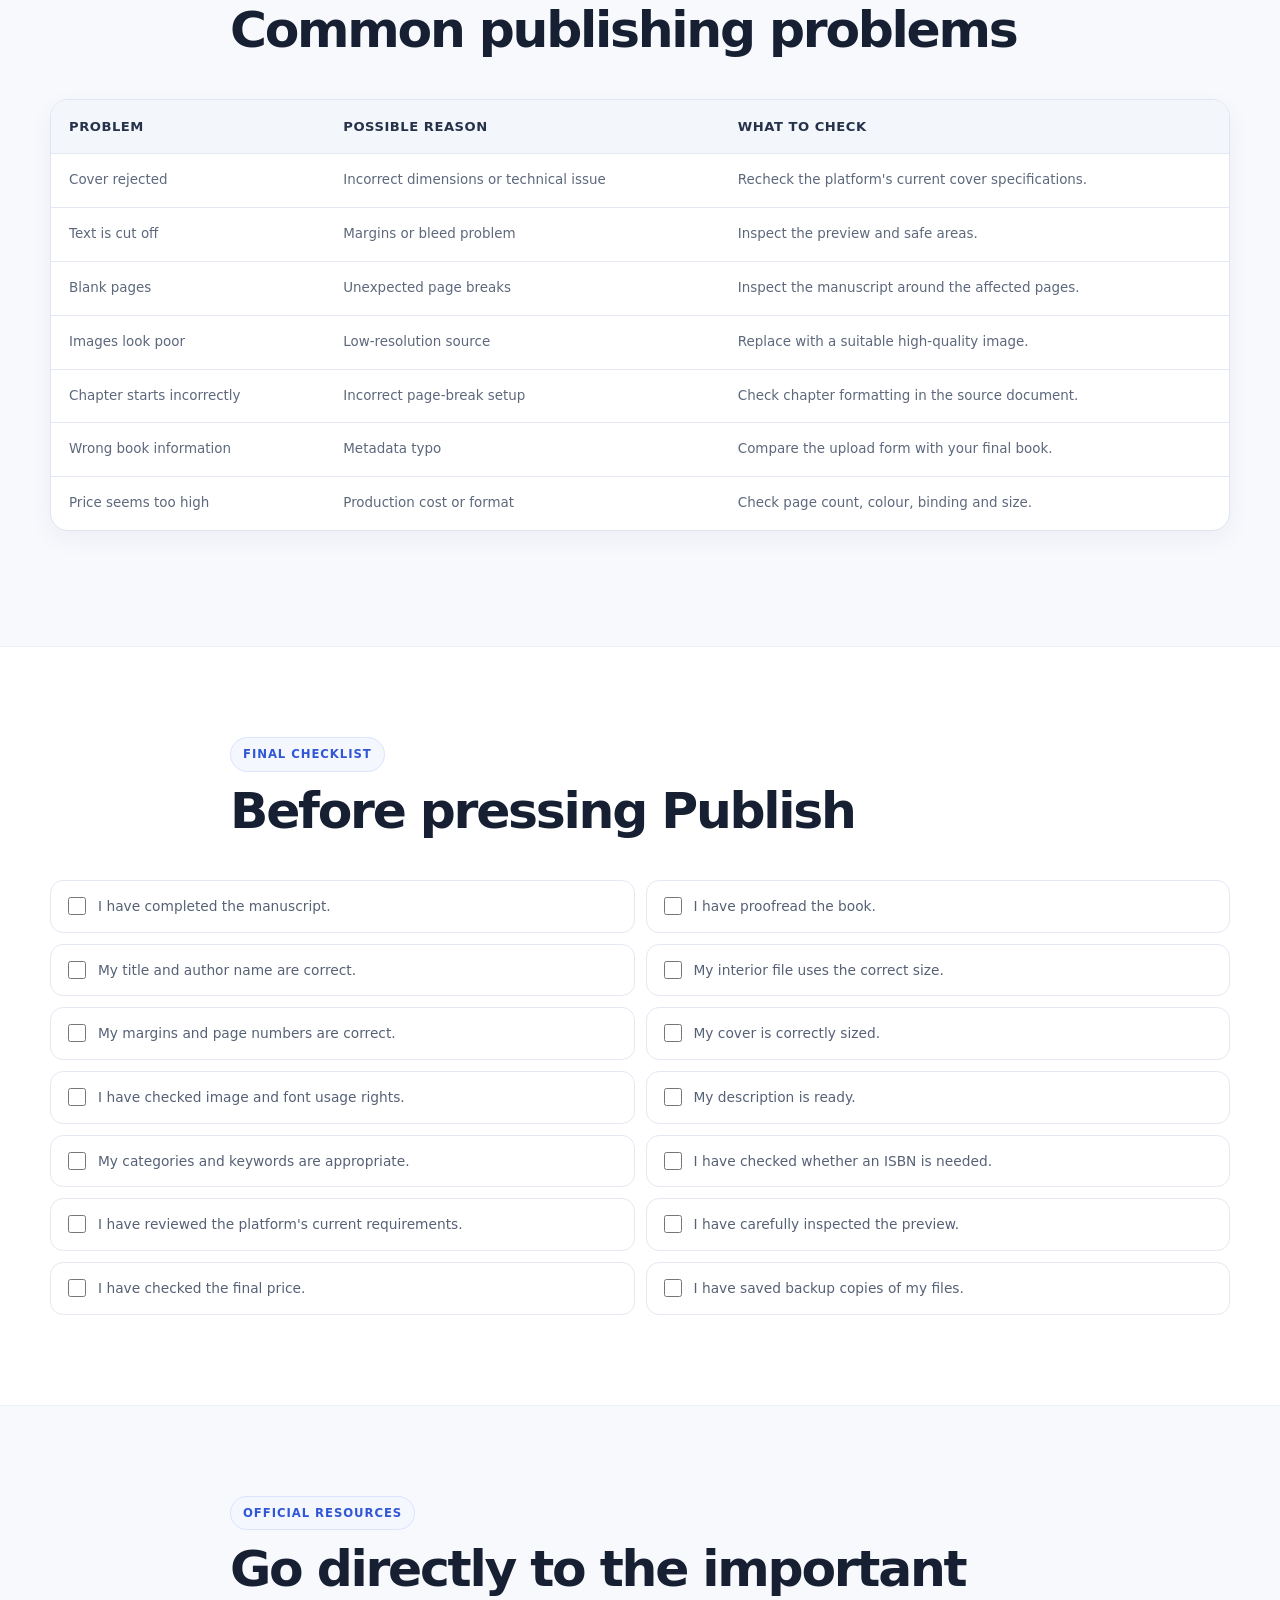
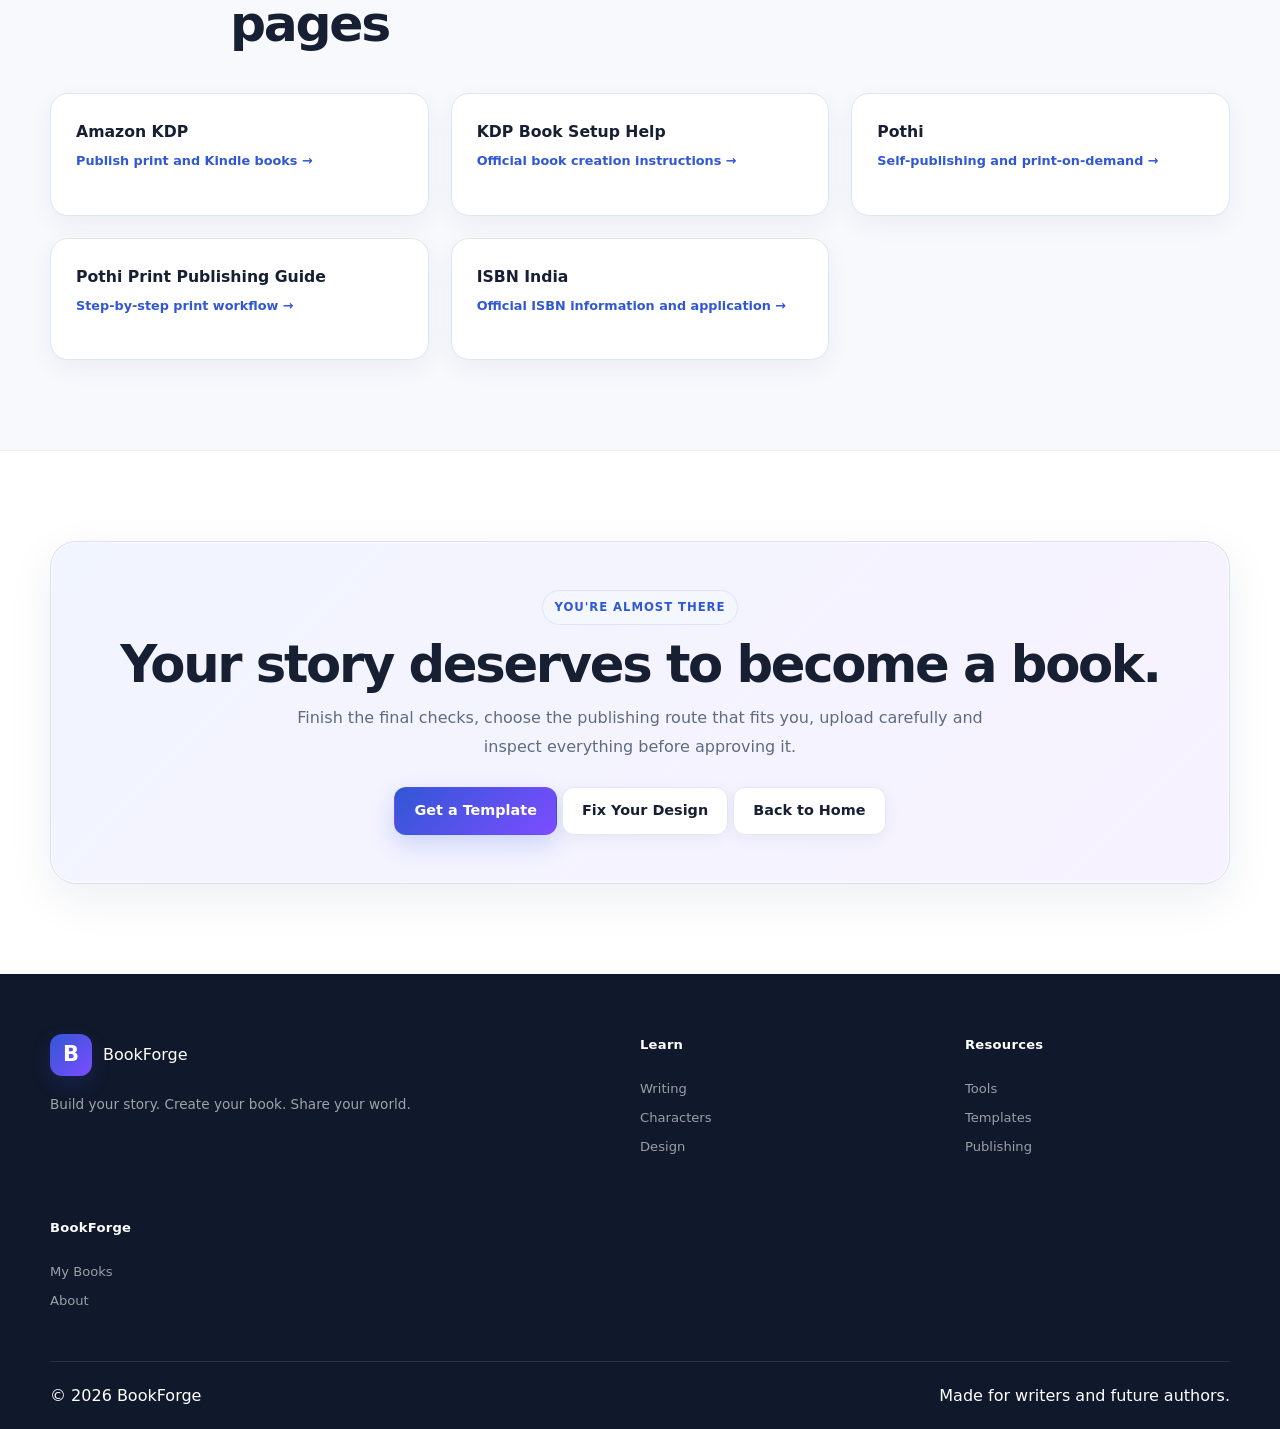
<file: publishing.html>
<!DOCTYPE html>
<html lang="en">
<head>
  <meta charset="UTF-8">
  <meta name="viewport" content="width=device-width, initial-scale=1.0">

  <title>Publish Your Book | BookForge</title>
  <meta name="description" content="A complete beginner-friendly guide to publishing a book, including manuscript preparation, ISBN, self-publishing, print-on-demand, eBooks, pricing and publishing checklists.">

  <link rel="stylesheet" href="style.css">
  <script src="script.js" defer></script>
</head>

<body>

<header class="site-header">
  <div class="container nav-container">

    <a href="index.html" class="logo">
      <span class="logo-icon">B</span>
      <span>BookForge</span>
    </a>

    <button class="menu-toggle"
            id="menuToggle"
            aria-label="Open navigation"
            aria-expanded="false">
      ☰
    </button>

    <nav class="main-nav" id="mainNav">
      <a href="index.html">Home</a>
      <a href="writing.html">Write</a>
      <a href="characters.html">Characters</a>
      <a href="design.html">Design</a>
      <a href="tools.html">Tools</a>
      <a href="templates.html">Templates</a>
      <a href="publishing.html" class="active">Publish</a>
      <a href="my-books.html">My Books</a>
      <a href="about.html">About</a>
    </nav>

  </div>
</header>


<main>

<!-- HERO -->
<section class="hero">
  <div class="container hero-grid">

    <div>
      <span class="eyebrow">STEP 07 • PUBLISH</span>

      <h1>
        Turn your finished manuscript
        <span>into a real book.</span>
      </h1>

      <p>
        Writing the book is only part of the journey.
        This guide takes you through the final checks, publishing options,
        ISBN, uploading, pricing, proof copies and getting your book ready
        for readers.
      </p>

      <div class="hero-actions">
        <a href="#before-publishing" class="btn btn-primary">
          Start Publishing
        </a>

        <a href="#platforms" class="btn btn-secondary">
          Compare Platforms
        </a>
      </div>
    </div>

    <div class="hero-card">
      <div class="hero-card-top">
        <span>FINAL JOURNEY</span>
        <strong>MANUSCRIPT → BOOK</strong>
      </div>

      <div class="hero-checklist">
        <div>✓ Final manuscript</div>
        <div>✓ Interior formatting</div>
        <div>✓ Cover</div>
        <div>✓ Metadata</div>
        <div>✓ ISBN if needed</div>
        <div>✓ Upload & preview</div>
        <div>✓ Pricing</div>
        <div>✓ Publish</div>
      </div>
    </div>

  </div>
</section>


<!-- QUICK MAP -->
<section class="section">
  <div class="container">

    <div class="section-heading">
      <span class="eyebrow">THE ROADMAP</span>
      <h2>Publishing in 10 simple stages</h2>
      <p>
        Follow these in order and you will know exactly what to do next.
      </p>
    </div>

    <div class="card-grid">

      <article class="info-card">
        <span class="card-number">01</span>
        <h3>Finish</h3>
        <p>Complete the manuscript before worrying about publishing.</p>
      </article>

      <article class="info-card">
        <span class="card-number">02</span>
        <h3>Edit</h3>
        <p>Fix spelling, grammar, continuity, pacing and story problems.</p>
      </article>

      <article class="info-card">
        <span class="card-number">03</span>
        <h3>Format</h3>
        <p>Prepare the interior pages for your selected book size.</p>
      </article>

      <article class="info-card">
        <span class="card-number">04</span>
        <h3>Design</h3>
        <p>Create a professional front cover or complete print cover.</p>
      </article>

      <article class="info-card">
        <span class="card-number">05</span>
        <h3>Prepare</h3>
        <p>Collect your title, description, author information and keywords.</p>
      </article>

      <article class="info-card">
        <span class="card-number">06</span>
        <h3>ISBN</h3>
        <p>Decide whether your edition needs an ISBN and obtain one if appropriate.</p>
      </article>

      <article class="info-card">
        <span class="card-number">07</span>
        <h3>Upload</h3>
        <p>Upload the interior and cover to your selected platform.</p>
      </article>

      <article class="info-card">
        <span class="card-number">08</span>
        <h3>Preview</h3>
        <p>Check every page before approving the book.</p>
      </article>

      <article class="info-card">
        <span class="card-number">09</span>
        <h3>Price</h3>
        <p>Choose a sensible list price based on format and production costs.</p>
      </article>

      <article class="info-card">
        <span class="card-number">10</span>
        <h3>Publish</h3>
        <p>Submit the book and wait for the platform's review or processing.</p>
      </article>

    </div>
  </div>
</section>


<!-- BEFORE PUBLISHING -->
<section class="section section-soft" id="before-publishing">
  <div class="container">

    <div class="section-heading">
      <span class="eyebrow">BEFORE YOU UPLOAD</span>
      <h2>Make sure your book is actually ready</h2>
      <p>
        Publishing should be the final stage, not the first time you discover
        mistakes.
      </p>
    </div>

    <div class="two-column">

      <div class="content-card">
        <h3>📖 Manuscript checklist</h3>

        <ul class="check-list">
          <li>Complete story or book content</li>
          <li>Spelling checked</li>
          <li>Grammar checked</li>
          <li>Character names consistent</li>
          <li>Chapter order correct</li>
          <li>Headings consistent</li>
          <li>Page breaks checked</li>
          <li>Repeated or missing paragraphs removed</li>
          <li>Final ending checked</li>
          <li>Final file saved separately</li>
        </ul>
      </div>

      <div class="content-card">
        <h3>🖼️ Cover checklist</h3>

        <ul class="check-list">
          <li>Correct title</li>
          <li>Correct author name</li>
          <li>Readable typography</li>
          <li>Good contrast</li>
          <li>Genre is visually clear</li>
          <li>No accidental spelling mistakes</li>
          <li>Correct dimensions</li>
          <li>Spine included when required</li>
          <li>Back cover checked for print</li>
          <li>Image licences checked</li>
        </ul>
      </div>

    </div>
  </div>
</section>


<!-- FILES -->
<section class="section">
  <div class="container">

    <div class="section-heading">
      <span class="eyebrow">YOUR FILES</span>
      <h2>What should you have before publishing?</h2>
    </div>

    <div class="table-wrap">

      <table class="comparison-table">

        <thead>
          <tr>
            <th>File / Information</th>
            <th>Print Book</th>
            <th>eBook</th>
          </tr>
        </thead>

        <tbody>
          <tr>
            <td>Formatted manuscript</td>
            <td>✓</td>
            <td>✓</td>
          </tr>

          <tr>
            <td>Front cover</td>
            <td>✓</td>
            <td>✓</td>
          </tr>

          <tr>
            <td>Spine</td>
            <td>Usually required for full print covers</td>
            <td>—</td>
          </tr>

          <tr>
            <td>Back cover</td>
            <td>Usually required for full print covers</td>
            <td>—</td>
          </tr>

          <tr>
            <td>Book description</td>
            <td>✓</td>
            <td>✓</td>
          </tr>

          <tr>
            <td>Author information</td>
            <td>✓</td>
            <td>✓</td>
          </tr>

          <tr>
            <td>Keywords/categories</td>
            <td>Platform dependent</td>
            <td>Platform dependent</td>
          </tr>

          <tr>
            <td>ISBN</td>
            <td>Depends on platform/edition</td>
            <td>Depends on platform/edition</td>
          </tr>

        </tbody>

      </table>

    </div>

  </div>
</section>


<!-- METADATA -->
<section class="section section-soft">
  <div class="container">

    <div class="section-heading">
      <span class="eyebrow">METADATA</span>
      <h2>Your book's information matters</h2>
      <p>
        Metadata is the information readers and publishing platforms use
        to understand and display your book.
      </p>
    </div>

    <div class="card-grid">

      <article class="info-card">
        <h3>Title</h3>
        <p>
          Use the exact title that appears on your cover and title page.
        </p>
      </article>

      <article class="info-card">
        <h3>Subtitle</h3>
        <p>
          Optional. Use it when it genuinely adds useful information.
        </p>
      </article>

      <article class="info-card">
        <h3>Author</h3>
        <p>
          Enter your author name consistently throughout the book.
        </p>
      </article>

      <article class="info-card">
        <h3>Description</h3>
        <p>
          Write a compelling description that tells readers what they can
          expect without giving away everything.
        </p>
      </article>

      <article class="info-card">
        <h3>Categories</h3>
        <p>
          Choose categories that genuinely match the book.
        </p>
      </article>

      <article class="info-card">
        <h3>Keywords</h3>
        <p>
          Think about words a reader might actually use when searching for
          your type of book.
        </p>
      </article>

    </div>

  </div>
</section>


<!-- DESCRIPTION FORMULA -->
<section class="section">
  <div class="container">

    <div class="section-heading">
      <span class="eyebrow">BOOK DESCRIPTION</span>
      <h2>A simple description formula</h2>
    </div>

    <div class="content-card">

      <div class="step-row">
        <span class="step-number">1</span>
        <div>
          <h3>Introduce the situation</h3>
          <p>
            Who is the main character and what is their normal world?
          </p>
        </div>
      </div>

      <div class="step-row">
        <span class="step-number">2</span>
        <div>
          <h3>Introduce the problem</h3>
          <p>
            What changes and creates the central conflict?
          </p>
        </div>
      </div>

      <div class="step-row">
        <span class="step-number">3</span>
        <div>
          <h3>Raise the stakes</h3>
          <p>
            What could happen if the character fails?
          </p>
        </div>
      </div>

      <div class="step-row">
        <span class="step-number">4</span>
        <div>
          <h3>Finish with curiosity</h3>
          <p>
            Give readers a reason to want to discover what happens next.
          </p>
        </div>
      </div>

    </div>

    <div class="example-box">
      <strong>Example structure:</strong>

      <p>
        Aarav thought his life was ordinary until a mysterious message
        appeared on his desk. It pointed him toward a secret that nobody
        in his town wanted him to discover. As the clues begin connecting,
        Aarav realizes that finding the truth could put everything he loves
        at risk.
      </p>

      <p>
        <strong>Notice:</strong> the example creates curiosity without
        explaining the entire story.
      </p>
    </div>

  </div>
</section>


<!-- ISBN -->
<section class="section section-soft">
  <div class="container">

    <div class="section-heading">
      <span class="eyebrow">ISBN</span>
      <h2>Do you need an ISBN?</h2>
      <p>
        An ISBN identifies a specific book edition or format. Whether you
        need one depends on your publishing route and edition.
      </p>
    </div>

    <div class="two-column">

      <div class="content-card">
        <h3>🇮🇳 For authors in India</h3>

        <p>
          India has an official ISBN agency/application system.
          Before applying, check the current requirements and instructions
          on the official government website.
        </p>

        <a
          href="https://isbn.gov.in/"
          target="_blank"
          rel="noopener noreferrer"
          class="resource-link">
          Visit official ISBN India website →
        </a>
      </div>

      <div class="content-card">
        <h3>Important ISBN rule</h3>

        <p>
          Treat different formats and editions carefully. Do not assume
          that one ISBN automatically covers every version of a book.
        </p>

        <p>
          Always follow the ISBN agency and publishing platform's current
          instructions.
        </p>
      </div>

    </div>

  </div>
</section>


<!-- PLATFORMS -->
<section class="section" id="platforms">
  <div class="container">

    <div class="section-heading">
      <span class="eyebrow">PUBLISHING OPTIONS</span>
      <h2>Choose the route that fits your goal</h2>
      <p>
        There is no single publishing method that is perfect for everyone.
      </p>
    </div>

    <div class="platform-grid">

      <article class="platform-card featured">
        <span class="platform-label">POPULAR FOR AMAZON</span>

        <h3>Amazon KDP</h3>

        <p>
          Kindle Direct Publishing lets authors publish eBooks and
          print books through Amazon.
        </p>

        <ul>
          <li>eBooks</li>
          <li>Paperback</li>
          <li>Hardcover</li>
          <li>Print-on-demand</li>
          <li>Amazon distribution</li>
        </ul>

        <a
          href="https://kdp.amazon.com/en_US/publish"
          target="_blank"
          rel="noopener noreferrer"
          class="resource-link">
          Open Amazon KDP →
        </a>
      </article>


      <article class="platform-card">
        <span class="platform-label">INDIA • PRINT</span>

        <h3>Pothi</h3>

        <p>
          Pothi provides self-publishing and print-on-demand options,
          including distribution services.
        </p>

        <ul>
          <li>Print books</li>
          <li>eBooks</li>
          <li>Print-on-demand</li>
          <li>India-focused options</li>
          <li>Optional extended distribution</li>
        </ul>

        <a
          href="https://pothi.com/"
          target="_blank"
          rel="noopener noreferrer"
          class="resource-link">
          Open Pothi →
        </a>
      </article>


      <article class="platform-card">
        <span class="platform-label">COMPARE BEFORE CHOOSING</span>

        <h3>Other Platforms</h3>

        <p>
          Depending on your goals, you can also research other publishing
          and distribution services.
        </p>

        <ul>
          <li>Notion Press</li>
          <li>Draft2Digital</li>
          <li>IngramSpark</li>
          <li>Other regional services</li>
        </ul>

        <p class="small-note">
          Always check the current pricing, distribution terms and
          requirements directly on the platform before submitting.
        </p>
      </article>

    </div>

  </div>
</section>


<!-- KDP -->
<section class="section section-soft">
  <div class="container">

    <div class="section-heading">
      <span class="eyebrow">KDP WALKTHROUGH</span>
      <h2>How the KDP publishing process works</h2>
      <p>
        KDP's current workflow includes entering book details,
        uploading/previewing files and setting rights and pricing. :contentReference[oaicite:1]{index=1}
      </p>
    </div>

    <div class="timeline">

      <div class="timeline-item">
        <span>01</span>
        <div>
          <h3>Create or open your KDP account</h3>
          <p>
            Sign in to KDP and open your Bookshelf.
          </p>
        </div>
      </div>

      <div class="timeline-item">
        <span>02</span>
        <div>
          <h3>Choose your format</h3>
          <p>
            Select eBook, paperback or hardcover according to the edition
            you want to create.
          </p>
        </div>
      </div>

      <div class="timeline-item">
        <span>03</span>
        <div>
          <h3>Enter book details</h3>
          <p>
            Add the title, author, description, keywords, categories and
            other requested information.
          </p>
        </div>
      </div>

      <div class="timeline-item">
        <span>04</span>
        <div>
          <h3>Upload manuscript</h3>
          <p>
            Upload your correctly formatted interior file.
          </p>
        </div>
      </div>

      <div class="timeline-item">
        <span>05</span>
        <div>
          <h3>Upload cover</h3>
          <p>
            Upload your prepared cover or use the platform's available
            cover tools.
          </p>
        </div>
      </div>

      <div class="timeline-item">
        <span>06</span>
        <div>
          <h3>Preview everything</h3>
          <p>
            Check page breaks, margins, images, headings, cover alignment
            and other visual details.
          </p>
        </div>
      </div>

      <div class="timeline-item">
        <span>07</span>
        <div>
          <h3>Set rights and pricing</h3>
          <p>
            Review publishing rights, territories and the available pricing
            choices for your format.
          </p>
        </div>
      </div>

      <div class="timeline-item">
        <span>08</span>
        <div>
          <h3>Submit</h3>
          <p>
            Submit the book for KDP's publishing process.
          </p>
        </div>
      </div>

    </div>

    <div class="resource-banner">
      <div>
        <strong>Official KDP publishing page</strong>
        <p>
          Use Amazon's own documentation for the latest requirements.
        </p>
      </div>

      <a
        href="https://kdp.amazon.com/en_US/publish"
        target="_blank"
        rel="noopener noreferrer"
        class="btn btn-primary">
        Open KDP →
      </a>
    </div>

  </div>
</section>


<!-- POTHI -->
<section class="section">
  <div class="container">

    <div class="section-heading">
      <span class="eyebrow">POTHI WALKTHROUGH</span>
      <h2>How Pothi publishing works</h2>
      <p>
        Pothi's current print workflow includes finalizing the content,
        formatting the interior, creating a cover and submitting the files.
        :contentReference[oaicite:2]{index=2}
      </p>
    </div>

    <div class="two-column">

      <div class="content-card">

        <div class="step-row">
          <span class="step-number">1</span>
          <div>
            <h3>Finalize the book</h3>
            <p>
              Finish editing and proofreading before submission.
            </p>
          </div>
        </div>

        <div class="step-row">
          <span class="step-number">2</span>
          <div>
            <h3>Format the interior</h3>
            <p>
              Make sure the page size, margins, fonts, images and page
              elements are correct.
            </p>
          </div>
        </div>

        <div class="step-row">
          <span class="step-number">3</span>
          <div>
            <h3>Create the cover</h3>
            <p>
              Prepare a print-ready cover according to Pothi's specifications.
            </p>
          </div>
        </div>

        <div class="step-row">
          <span class="step-number">4</span>
          <div>
            <h3>Submit the book</h3>
            <p>
              Upload your prepared files and enter the required book
              information.
            </p>
          </div>
        </div>

      </div>


      <div class="content-card">

        <h3>What Pothi asks for</h3>

        <ul class="check-list">
          <li>Interior file</li>
          <li>Cover file</li>
          <li>Title</li>
          <li>Author name</li>
          <li>Language</li>
          <li>Category</li>
          <li>Production options</li>
          <li>Price/MRP</li>
          <li>ISBN if applicable</li>
          <li>Book description/details</li>
        </ul>

        <a
          href="https://pothi.com/faq/n91/what-all-do-i-need-to-submit-for-publishing"
          target="_blank"
          rel="noopener noreferrer"
          class="resource-link">
          Check Pothi's submission information →
        </a>

      </div>

    </div>

  </div>
</section>


<!-- PROOF -->
<section class="section section-soft">
  <div class="container">

    <div class="section-heading">
      <span class="eyebrow">PROOF YOUR BOOK</span>
      <h2>Never skip the final visual check</h2>
      <p>
        A manuscript can look perfect on your computer and still have
        formatting problems after conversion or upload.
      </p>
    </div>

    <div class="card-grid">

      <article class="info-card">
        <h3>Page 1</h3>
        <p>Check margins, title placement and overall alignment.</p>
      </article>

      <article class="info-card">
        <h3>Chapter pages</h3>
        <p>Check chapter headings and page breaks.</p>
      </article>

      <article class="info-card">
        <h3>Image pages</h3>
        <p>Check image position, quality and cropping.</p>
      </article>

      <article class="info-card">
        <h3>Headers & footers</h3>
        <p>Make sure they are consistent and not cut off.</p>
      </article>

      <article class="info-card">
        <h3>Page numbers</h3>
        <p>Check numbering and placement.</p>
      </article>

      <article class="info-card">
        <h3>Last page</h3>
        <p>Make sure the ending, author note and back matter are correct.</p>
      </article>

    </div>

    <div class="warning-box">
      <strong>⭐ Best practice:</strong>
      If your publishing platform allows a proof copy, consider ordering
      one before ordering or promoting a large quantity.
    </div>

  </div>
</section>


<!-- PRICING -->
<section class="section">
  <div class="container">

    <div class="section-heading">
      <span class="eyebrow">PRICING</span>
      <h2>How should you think about your book's price?</h2>
    </div>

    <div class="two-column">

      <div class="content-card">

        <h3>Think about these factors</h3>

        <ul class="check-list">
          <li>Page count</li>
          <li>Book size</li>
          <li>Black-and-white or colour interior</li>
          <li>Paperback or hardcover</li>
          <li>Printing/production cost</li>
          <li>Platform fees or margins</li>
          <li>Distribution</li>
          <li>Target audience</li>
          <li>Comparable books</li>
          <li>Your desired earnings</li>
        </ul>

      </div>

      <div class="content-card">

        <h3>Don't choose a price randomly</h3>

        <p>
          A very low price is not automatically better. Your price must
          leave enough room for production and platform costs while still
          being reasonable for your readers.
        </p>

        <p>
          Use the publishing platform's current pricing or royalty
          calculator where available.
        </p>

      </div>

    </div>

  </div>
</section>


<!-- COMMON PROBLEMS -->
<section class="section section-soft">
  <div class="container">

    <div class="section-heading">
      <span class="eyebrow">TROUBLESHOOTING</span>
      <h2>Common publishing problems</h2>
    </div>

    <div class="table-wrap">

      <table class="comparison-table">

        <thead>
          <tr>
            <th>Problem</th>
            <th>Possible reason</th>
            <th>What to check</th>
          </tr>
        </thead>

        <tbody>

          <tr>
            <td>Cover rejected</td>
            <td>Incorrect dimensions or technical issue</td>
            <td>Recheck the platform's current cover specifications.</td>
          </tr>

          <tr>
            <td>Text is cut off</td>
            <td>Margins or bleed problem</td>
            <td>Inspect the preview and safe areas.</td>
          </tr>

          <tr>
            <td>Blank pages</td>
            <td>Unexpected page breaks</td>
            <td>Inspect the manuscript around the affected pages.</td>
          </tr>

          <tr>
            <td>Images look poor</td>
            <td>Low-resolution source</td>
            <td>Replace with a suitable high-quality image.</td>
          </tr>

          <tr>
            <td>Chapter starts incorrectly</td>
            <td>Incorrect page-break setup</td>
            <td>Check chapter formatting in the source document.</td>
          </tr>

          <tr>
            <td>Wrong book information</td>
            <td>Metadata typo</td>
            <td>Compare the upload form with your final book.</td>
          </tr>

          <tr>
            <td>Price seems too high</td>
            <td>Production cost or format</td>
            <td>Check page count, colour, binding and size.</td>
          </tr>

        </tbody>

      </table>

    </div>

  </div>
</section>


<!-- FINAL CHECKLIST -->
<section class="section">
  <div class="container">

    <div class="section-heading">
      <span class="eyebrow">FINAL CHECKLIST</span>
      <h2>Before pressing Publish</h2>
    </div>

    <div class="checklist-large">

      <label>
        <input type="checkbox">
        I have completed the manuscript.
      </label>

      <label>
        <input type="checkbox">
        I have proofread the book.
      </label>

      <label>
        <input type="checkbox">
        My title and author name are correct.
      </label>

      <label>
        <input type="checkbox">
        My interior file uses the correct size.
      </label>

      <label>
        <input type="checkbox">
        My margins and page numbers are correct.
      </label>

      <label>
        <input type="checkbox">
        My cover is correctly sized.
      </label>

      <label>
        <input type="checkbox">
        I have checked image and font usage rights.
      </label>

      <label>
        <input type="checkbox">
        My description is ready.
      </label>

      <label>
        <input type="checkbox">
        My categories and keywords are appropriate.
      </label>

      <label>
        <input type="checkbox">
        I have checked whether an ISBN is needed.
      </label>

      <label>
        <input type="checkbox">
        I have reviewed the platform's current requirements.
      </label>

      <label>
        <input type="checkbox">
        I have carefully inspected the preview.
      </label>

      <label>
        <input type="checkbox">
        I have checked the final price.
      </label>

      <label>
        <input type="checkbox">
        I have saved backup copies of my files.
      </label>

    </div>

  </div>
</section>


<!-- RESOURCE LINKS -->
<section class="section section-soft">
  <div class="container">

    <div class="section-heading">
      <span class="eyebrow">OFFICIAL RESOURCES</span>
      <h2>Go directly to the important pages</h2>
    </div>

    <div class="resource-grid">

      <a
        href="https://kdp.amazon.com/en_US/publish"
        target="_blank"
        rel="noopener noreferrer"
        class="resource-card">
        <strong>Amazon KDP</strong>
        <span>Publish print and Kindle books →</span>
      </a>

      <a
        href="https://kdp.amazon.com/en_US/help/topic/G202172740"
        target="_blank"
        rel="noopener noreferrer"
        class="resource-card">
        <strong>KDP Book Setup Help</strong>
        <span>Official book creation instructions →</span>
      </a>

      <a
        href="https://pothi.com/"
        target="_blank"
        rel="noopener noreferrer"
        class="resource-card">
        <strong>Pothi</strong>
        <span>Self-publishing and print-on-demand →</span>
      </a>

      <a
        href="https://pothi.com/how-to-publish-printbook"
        target="_blank"
        rel="noopener noreferrer"
        class="resource-card">
        <strong>Pothi Print Publishing Guide</strong>
        <span>Step-by-step print workflow →</span>
      </a>

      <a
        href="https://isbn.gov.in/"
        target="_blank"
        rel="noopener noreferrer"
        class="resource-card">
        <strong>ISBN India</strong>
        <span>Official ISBN information and application →</span>
      </a>

    </div>

  </div>
</section>


<!-- CTA -->
<section class="section">
  <div class="container">

    <div class="cta-card">

      <span class="eyebrow">YOU'RE ALMOST THERE</span>

      <h2>
        Your story deserves to become a book.
      </h2>

      <p>
        Finish the final checks, choose the publishing route that fits you,
        upload carefully and inspect everything before approving it.
      </p>

      <div class="hero-actions">

        <a href="templates.html" class="btn btn-primary">
          Get a Template
        </a>

        <a href="design.html" class="btn btn-secondary">
          Fix Your Design
        </a>

        <a href="index.html" class="btn btn-secondary">
          Back to Home
        </a>

      </div>

    </div>

  </div>
</section>

</main>


<footer class="site-footer">
  <div class="container footer-grid">

    <div>
      <a href="index.html" class="logo footer-logo">
        <span class="logo-icon">B</span>
        <span>BookForge</span>
      </a>

      <p>
        Build your story. Create your book. Share your world.
      </p>
    </div>

    <div>
      <h4>Learn</h4>
      <a href="writing.html">Writing</a>
      <a href="characters.html">Characters</a>
      <a href="design.html">Design</a>
    </div>

    <div>
      <h4>Resources</h4>
      <a href="tools.html">Tools</a>
      <a href="templates.html">Templates</a>
      <a href="publishing.html">Publishing</a>
    </div>

    <div>
      <h4>BookForge</h4>
      <a href="my-books.html">My Books</a>
      <a href="about.html">About</a>
    </div>

  </div>

  <div class="container footer-bottom">
    <span>© 2026 BookForge</span>
    <span>Made for writers and future authors.</span>
  </div>
</footer>

</body>
</html>
</file>
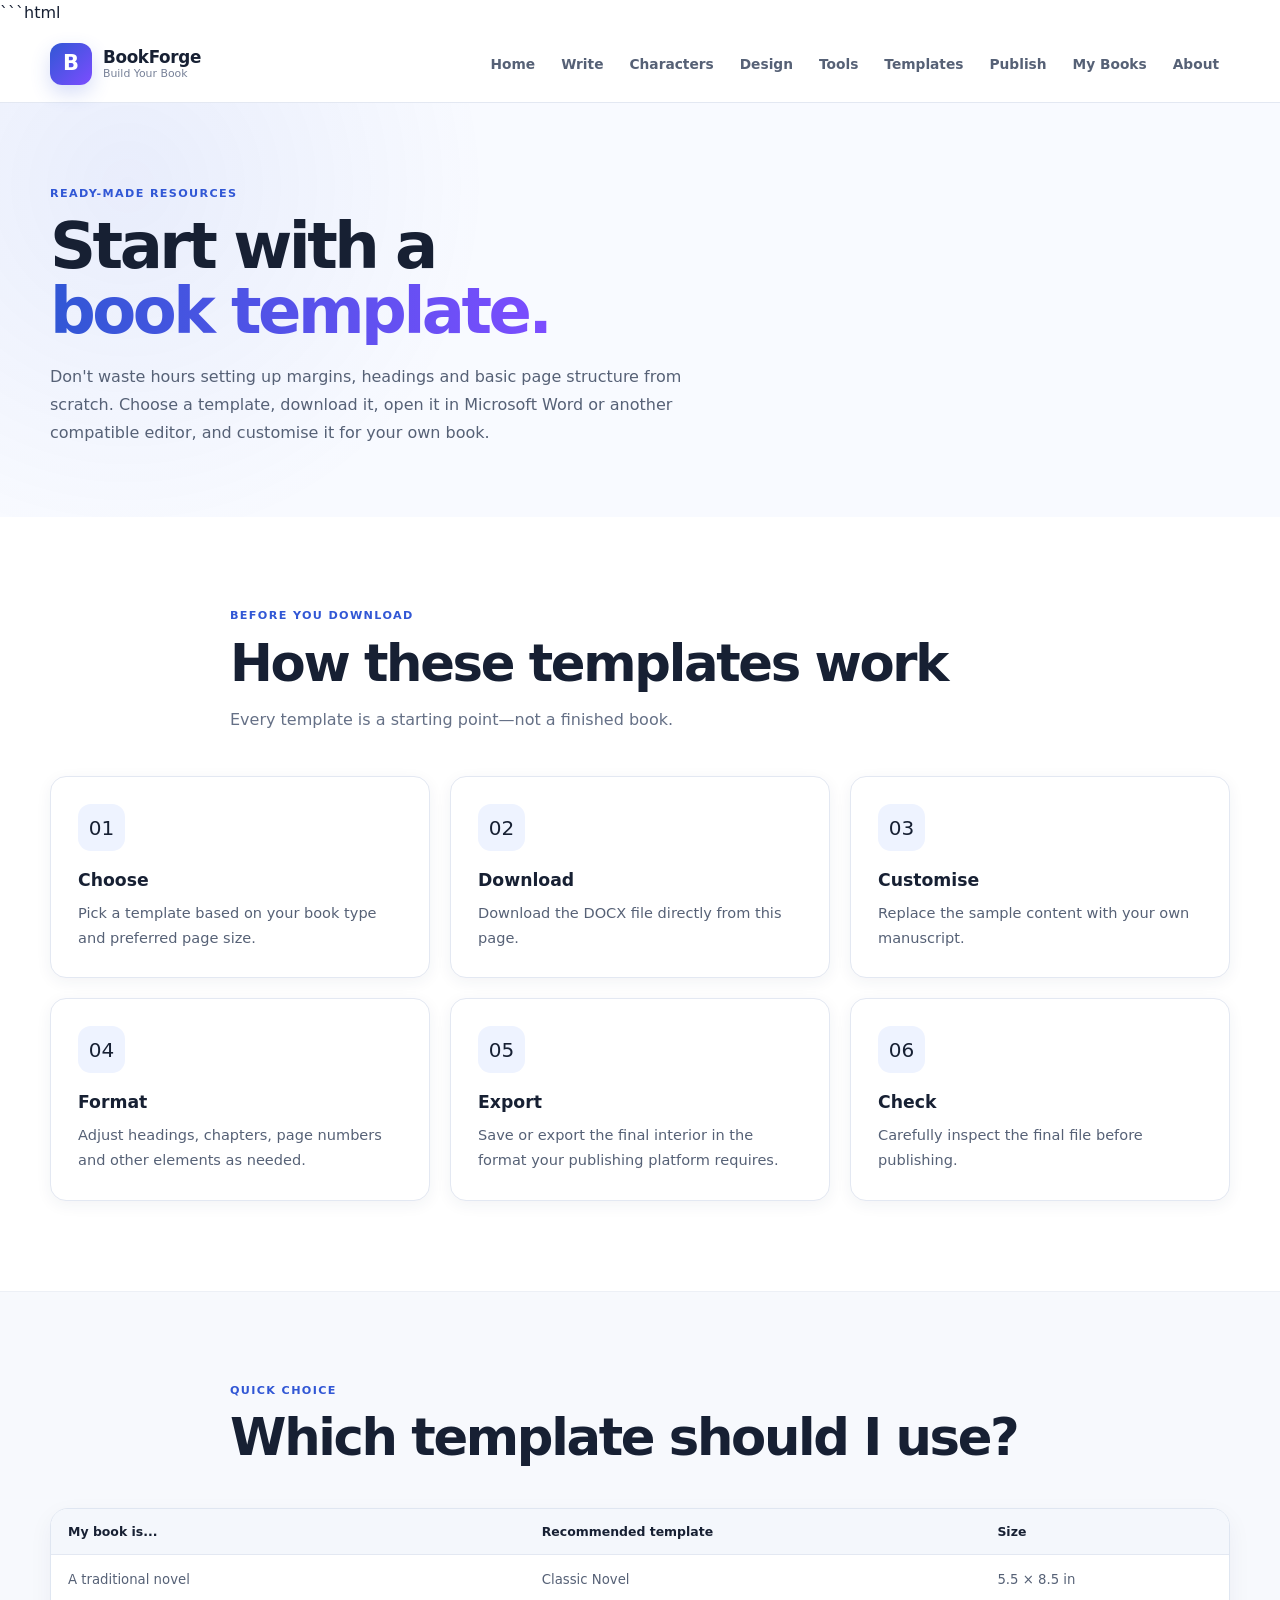
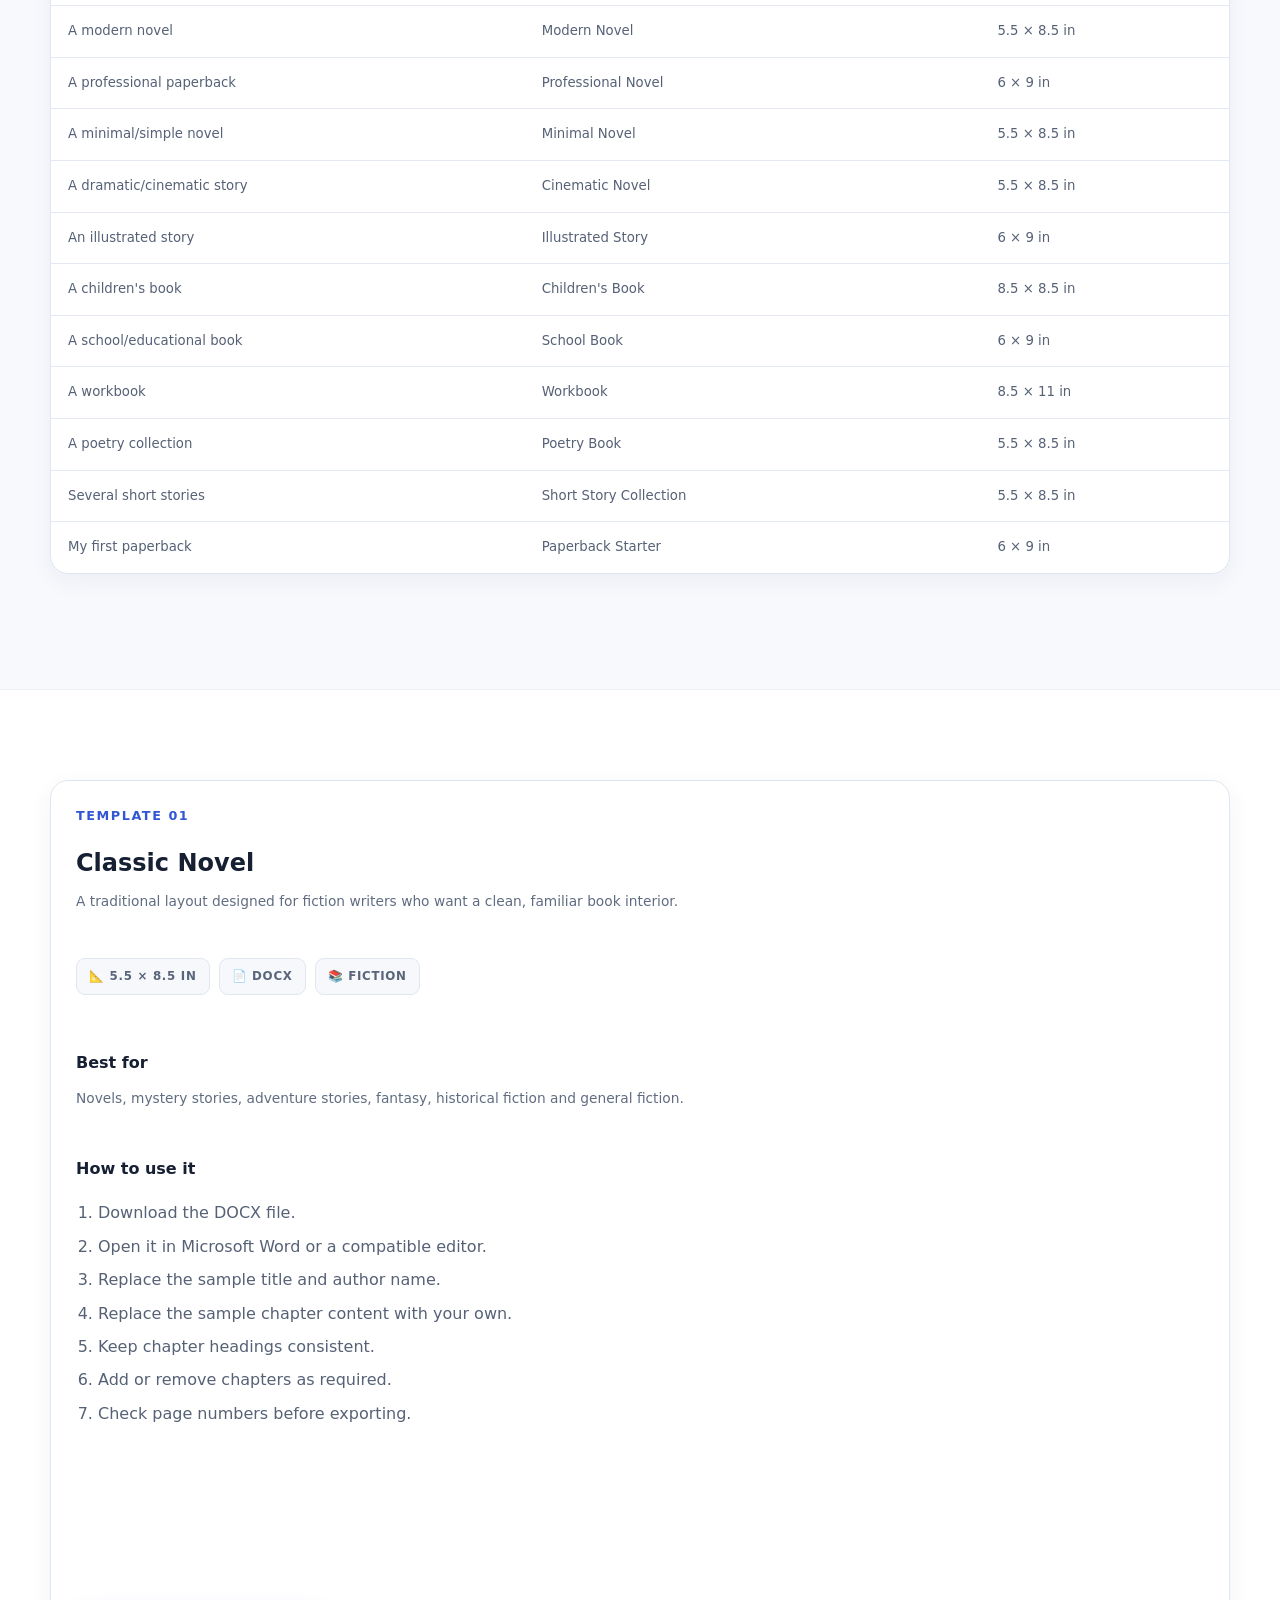
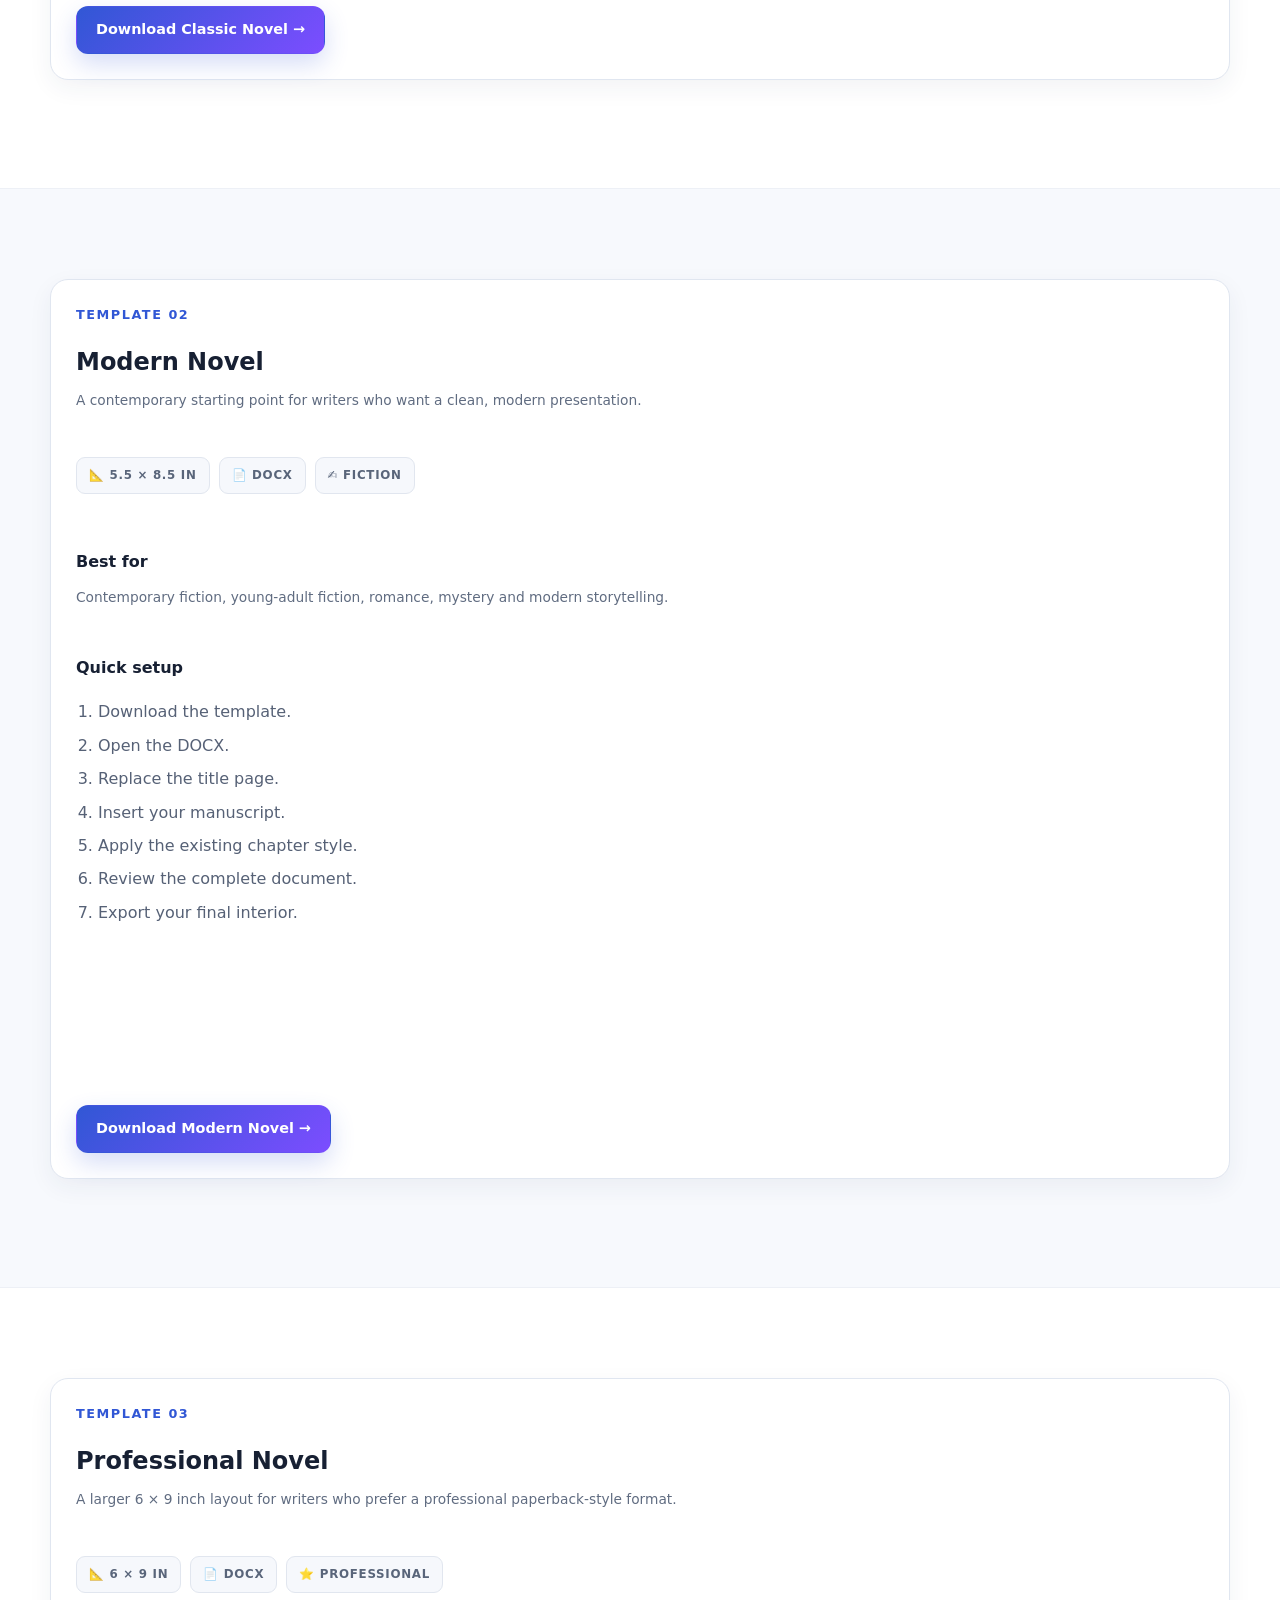
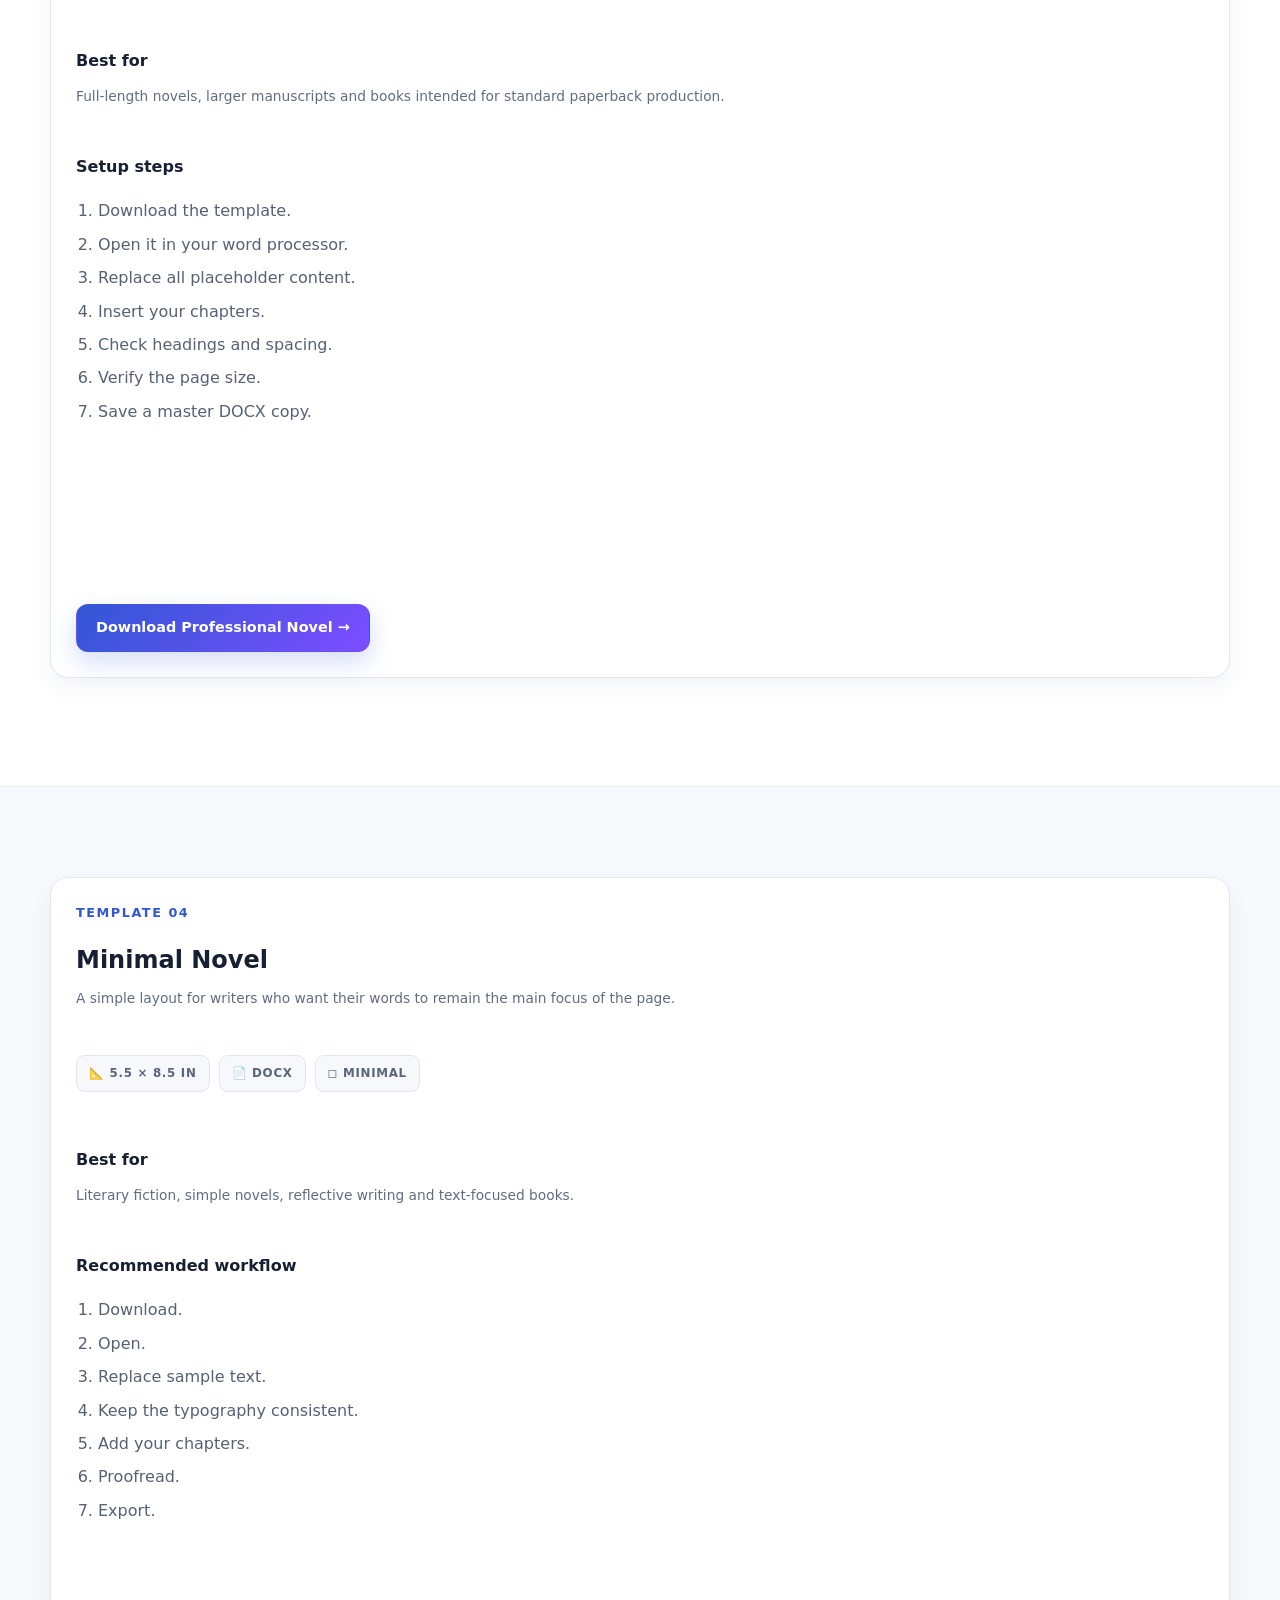
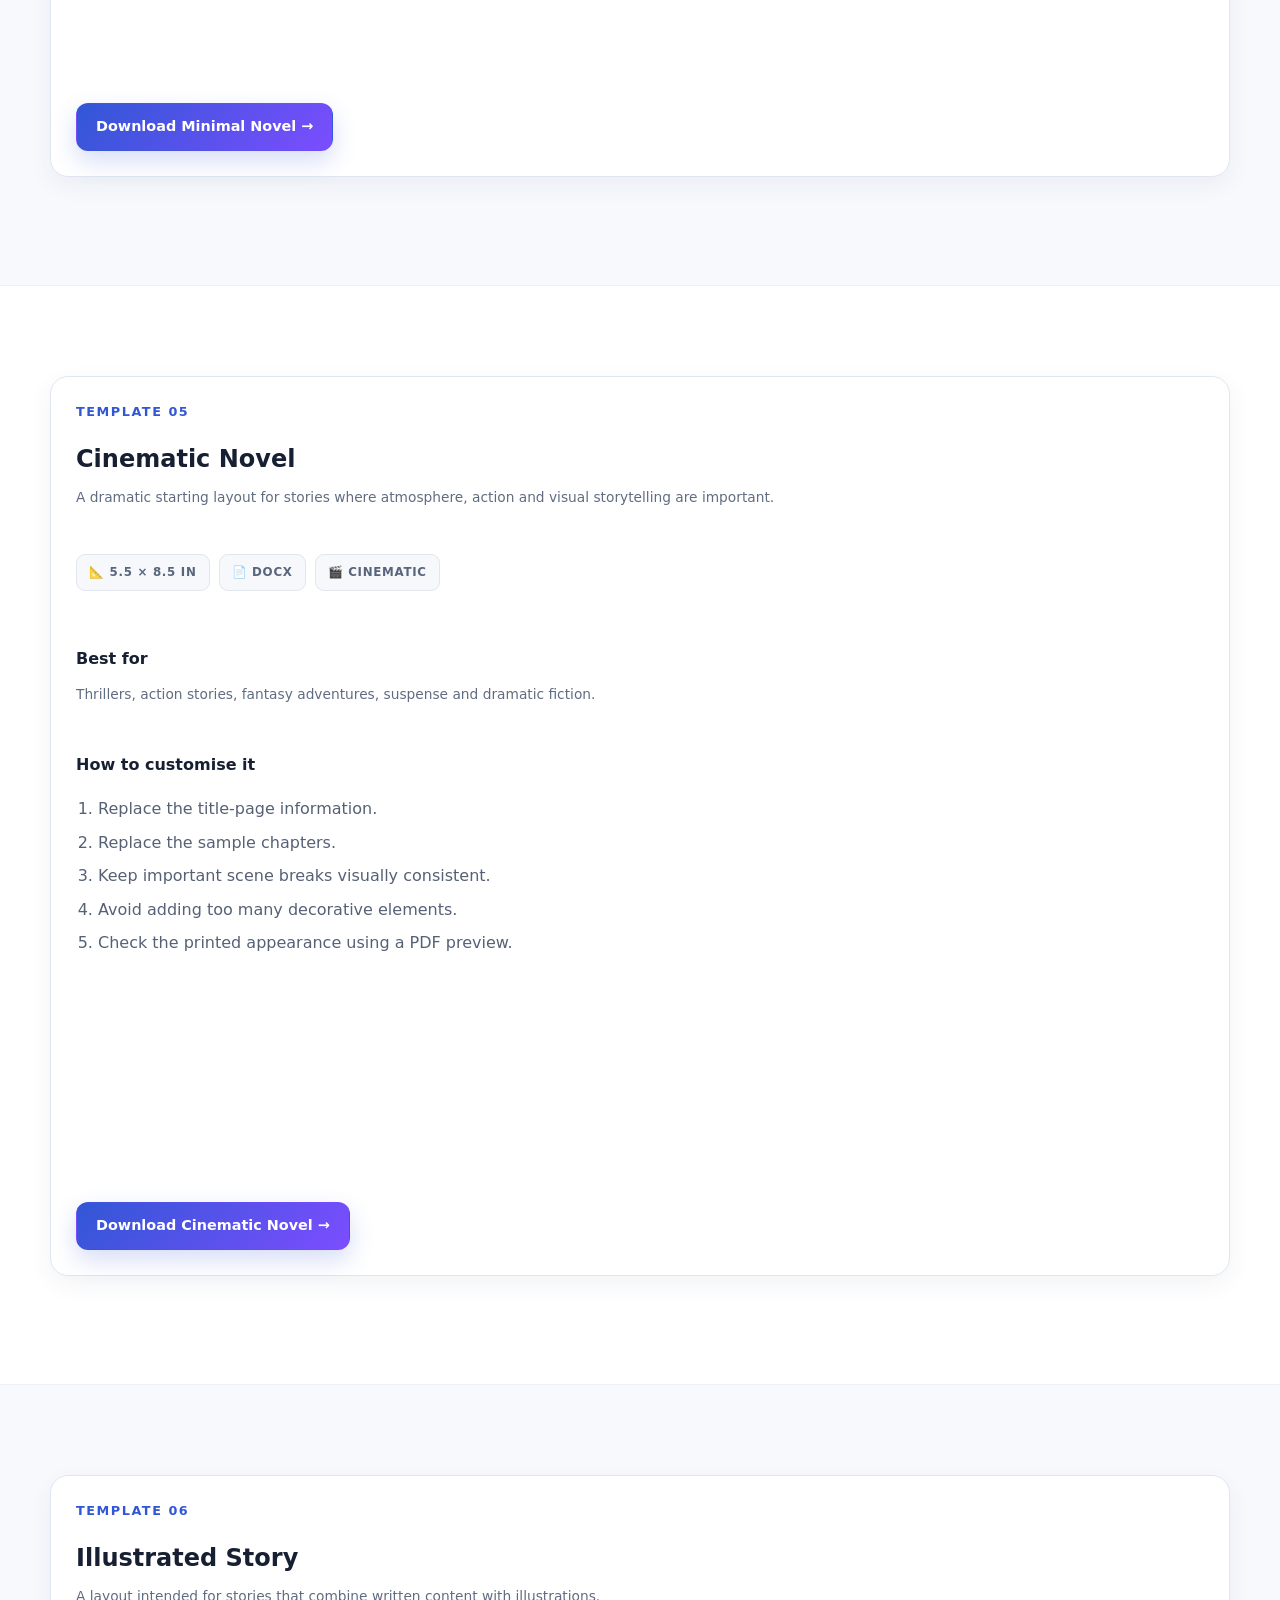
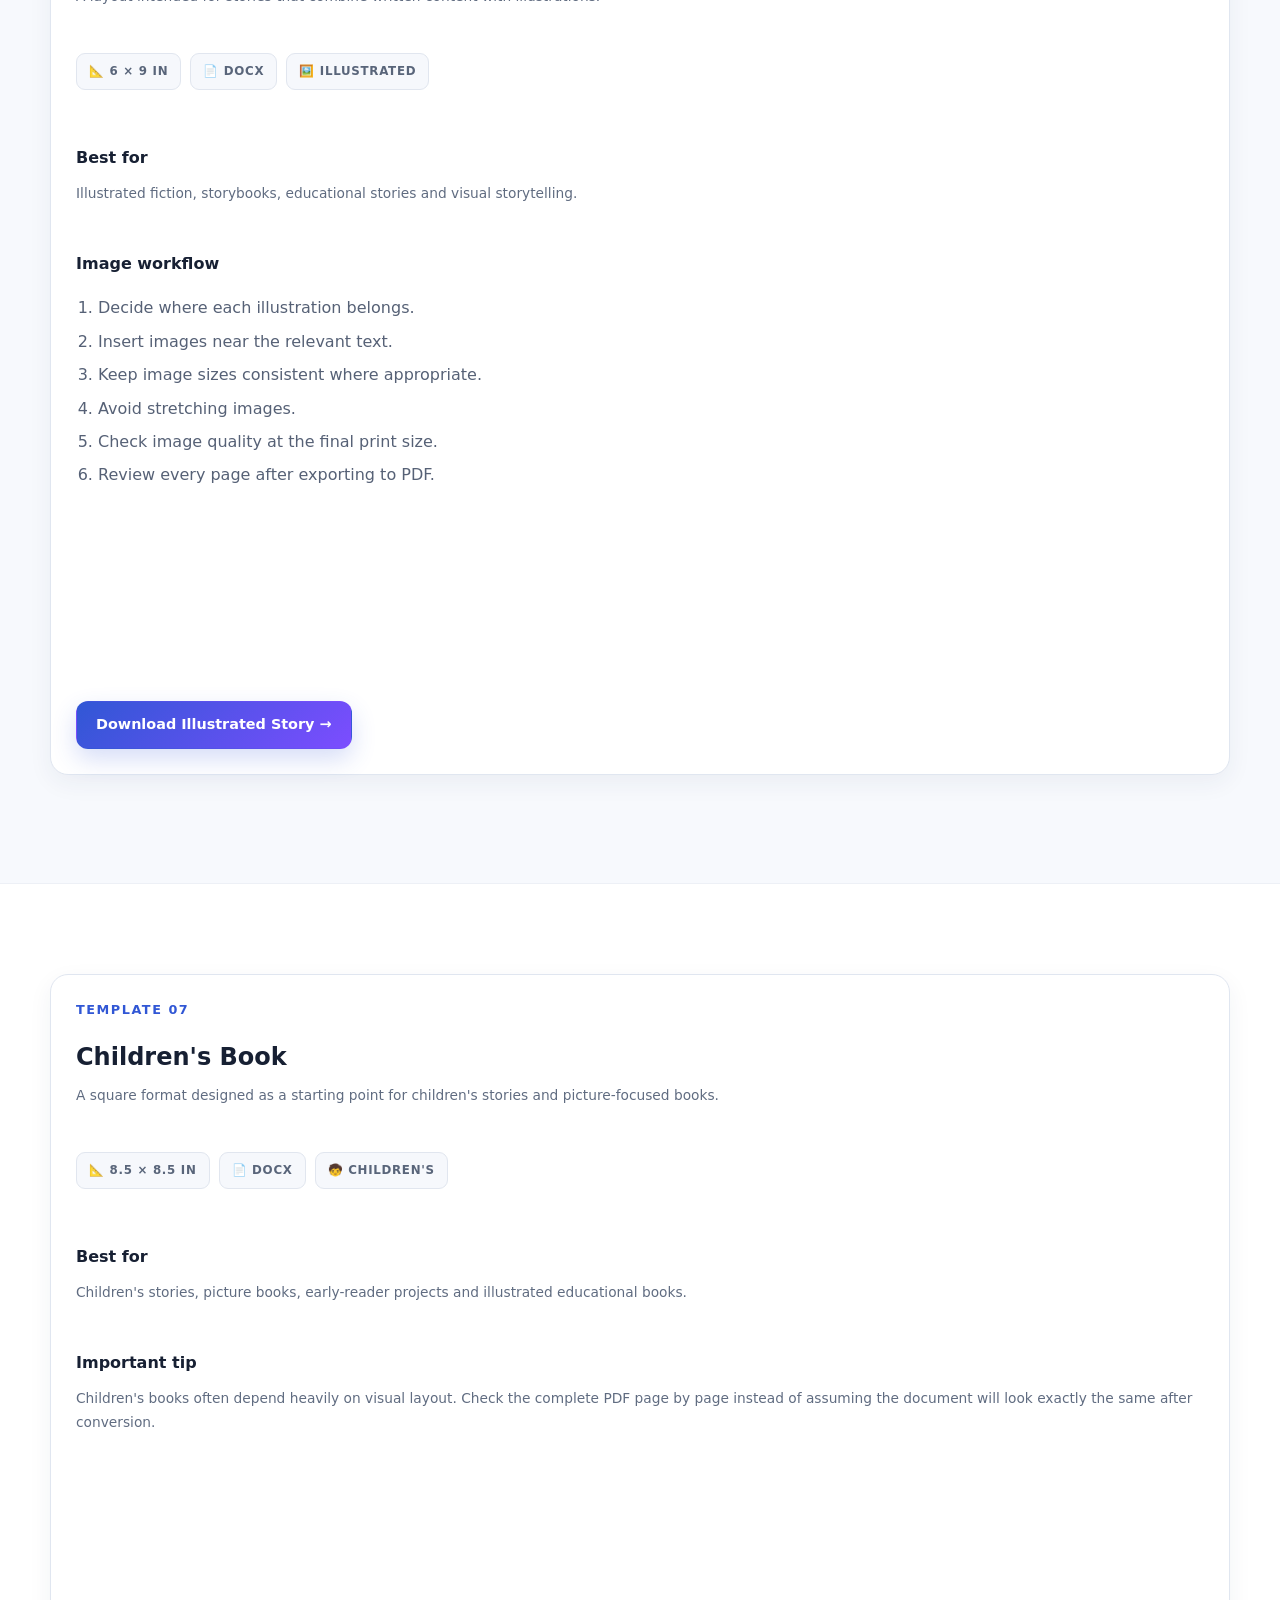
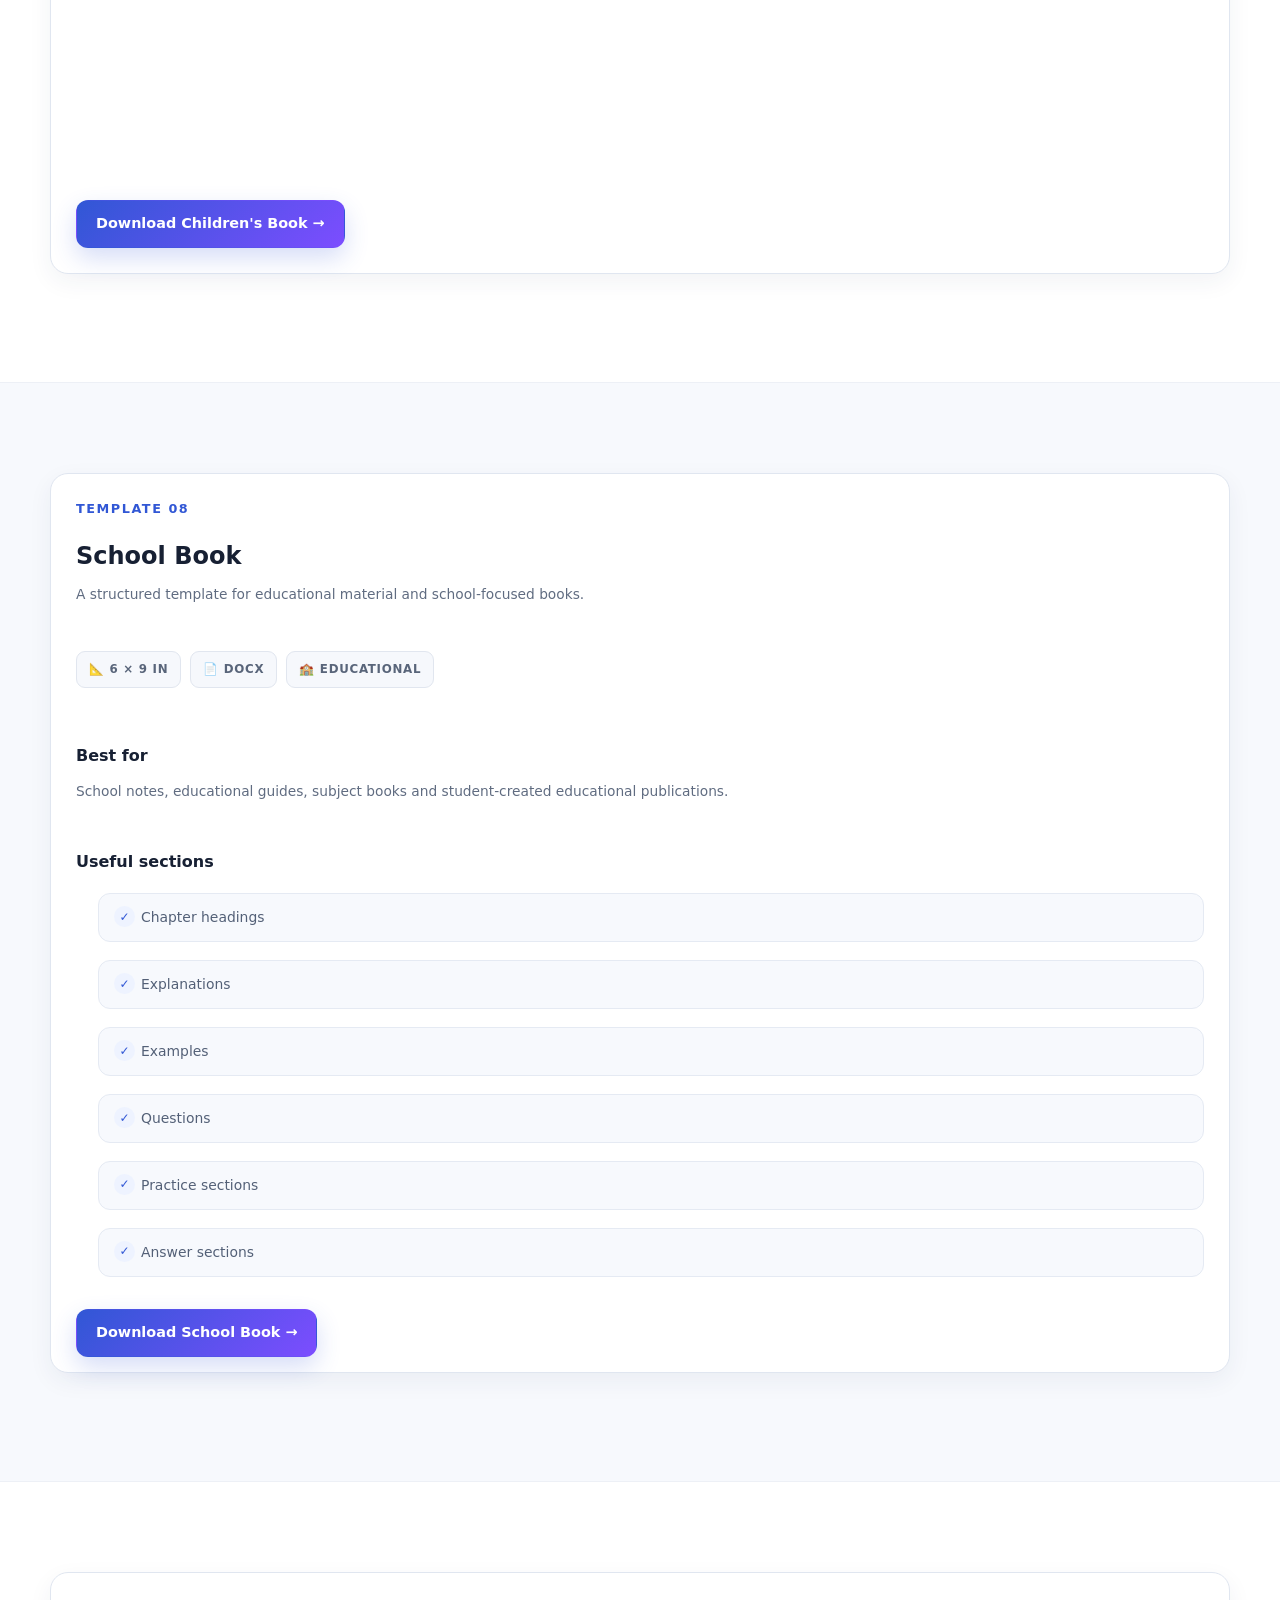
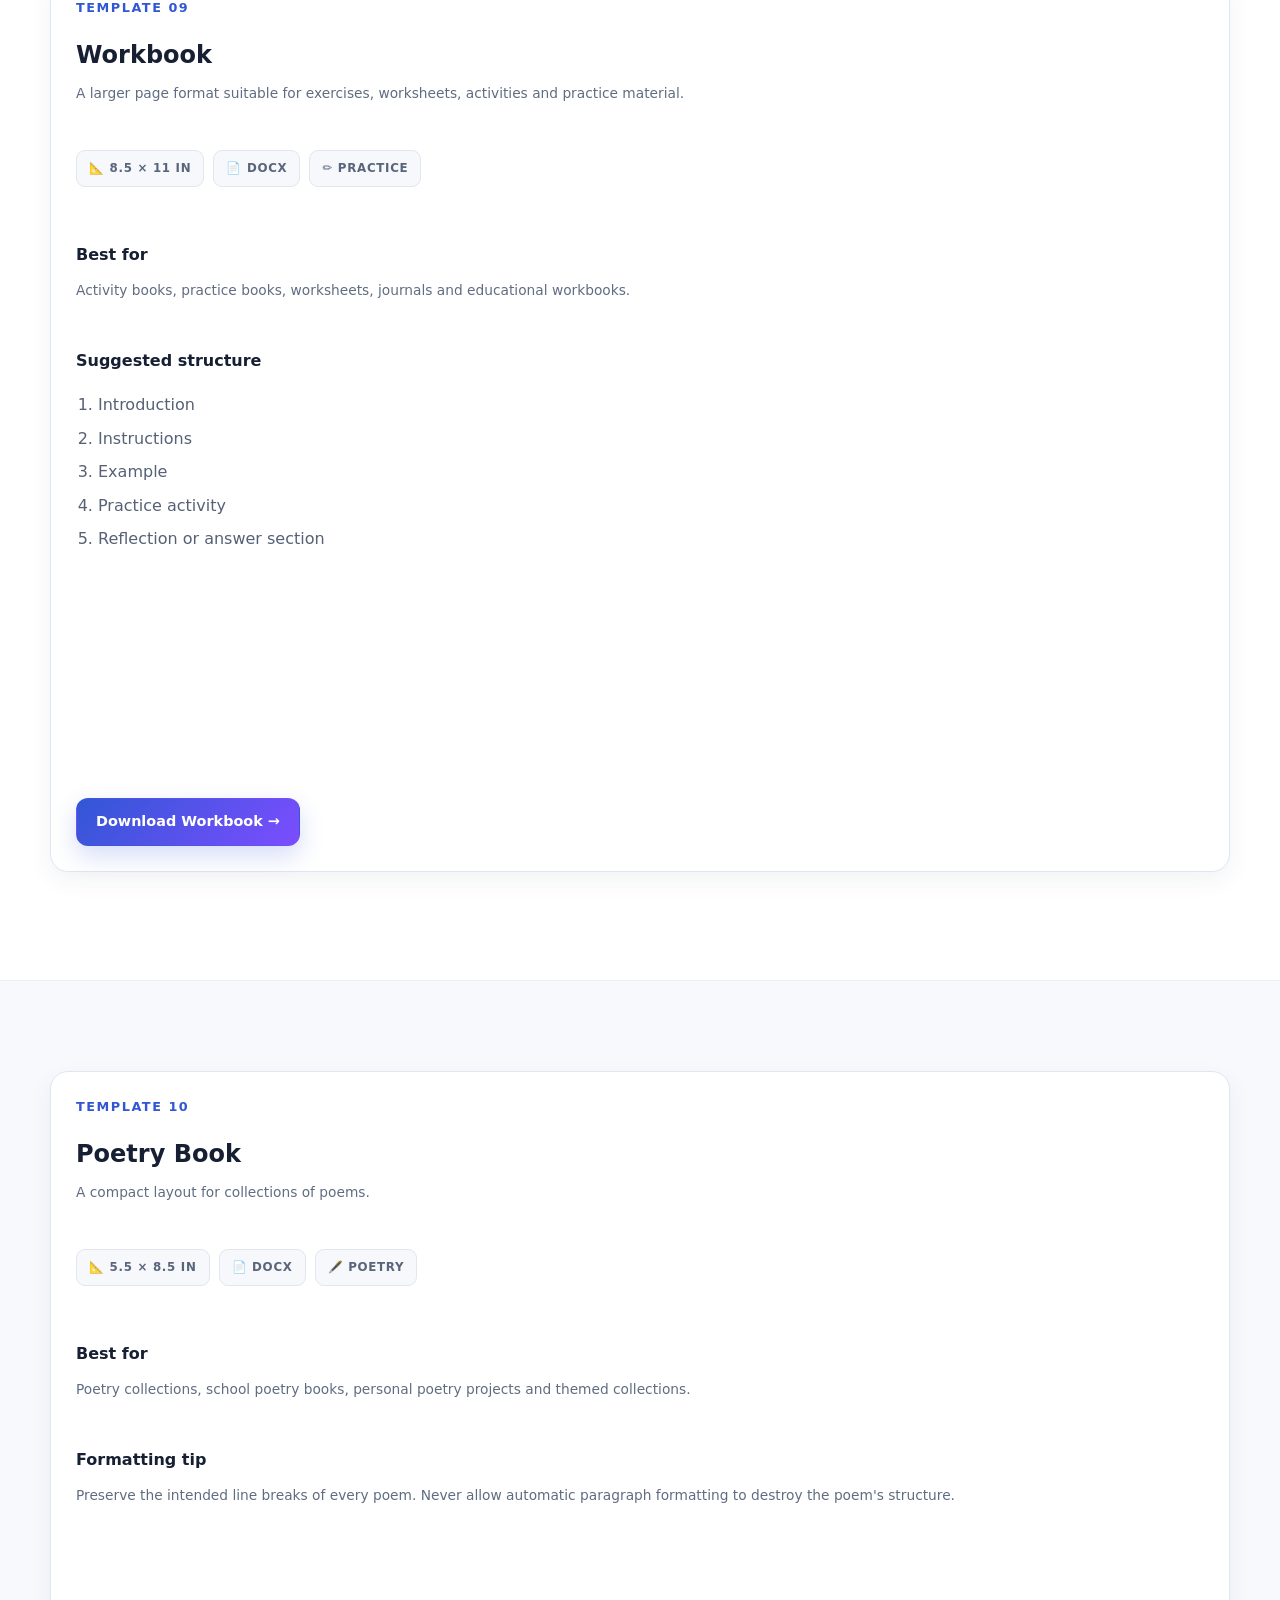
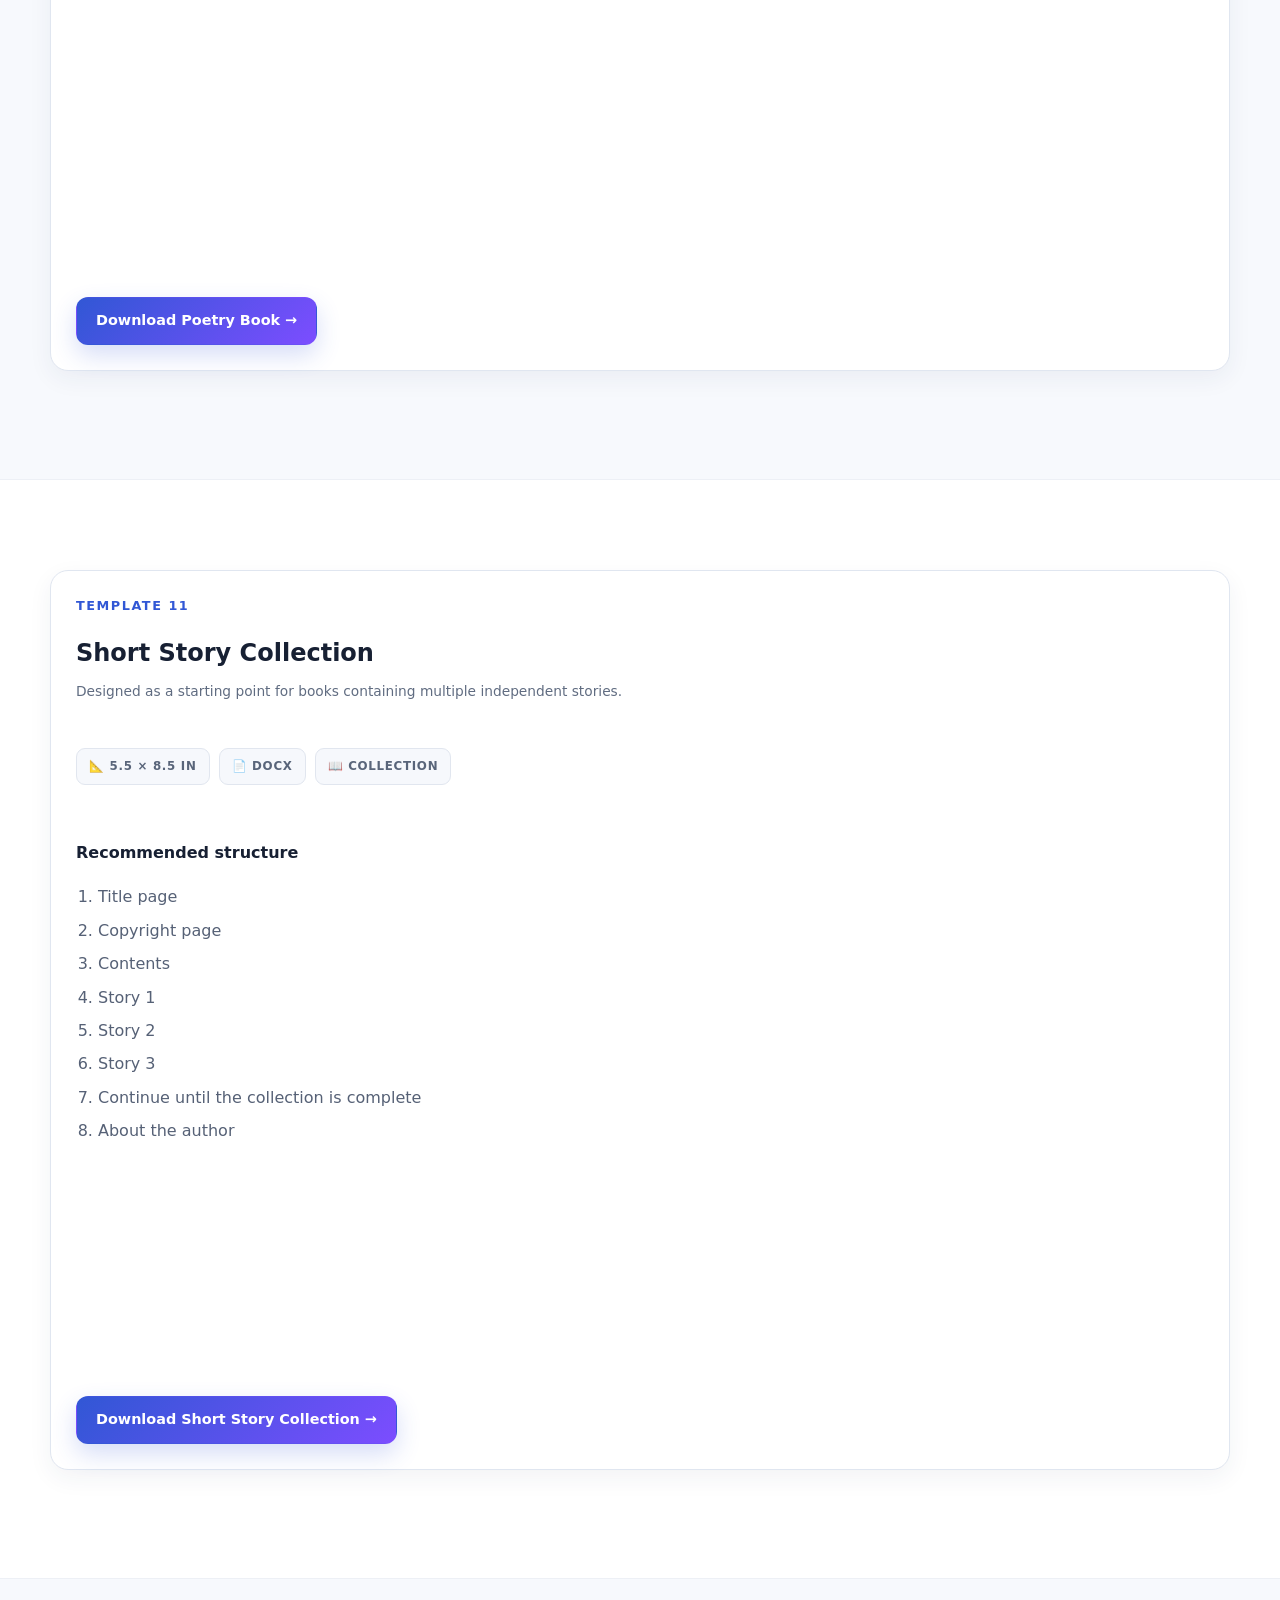
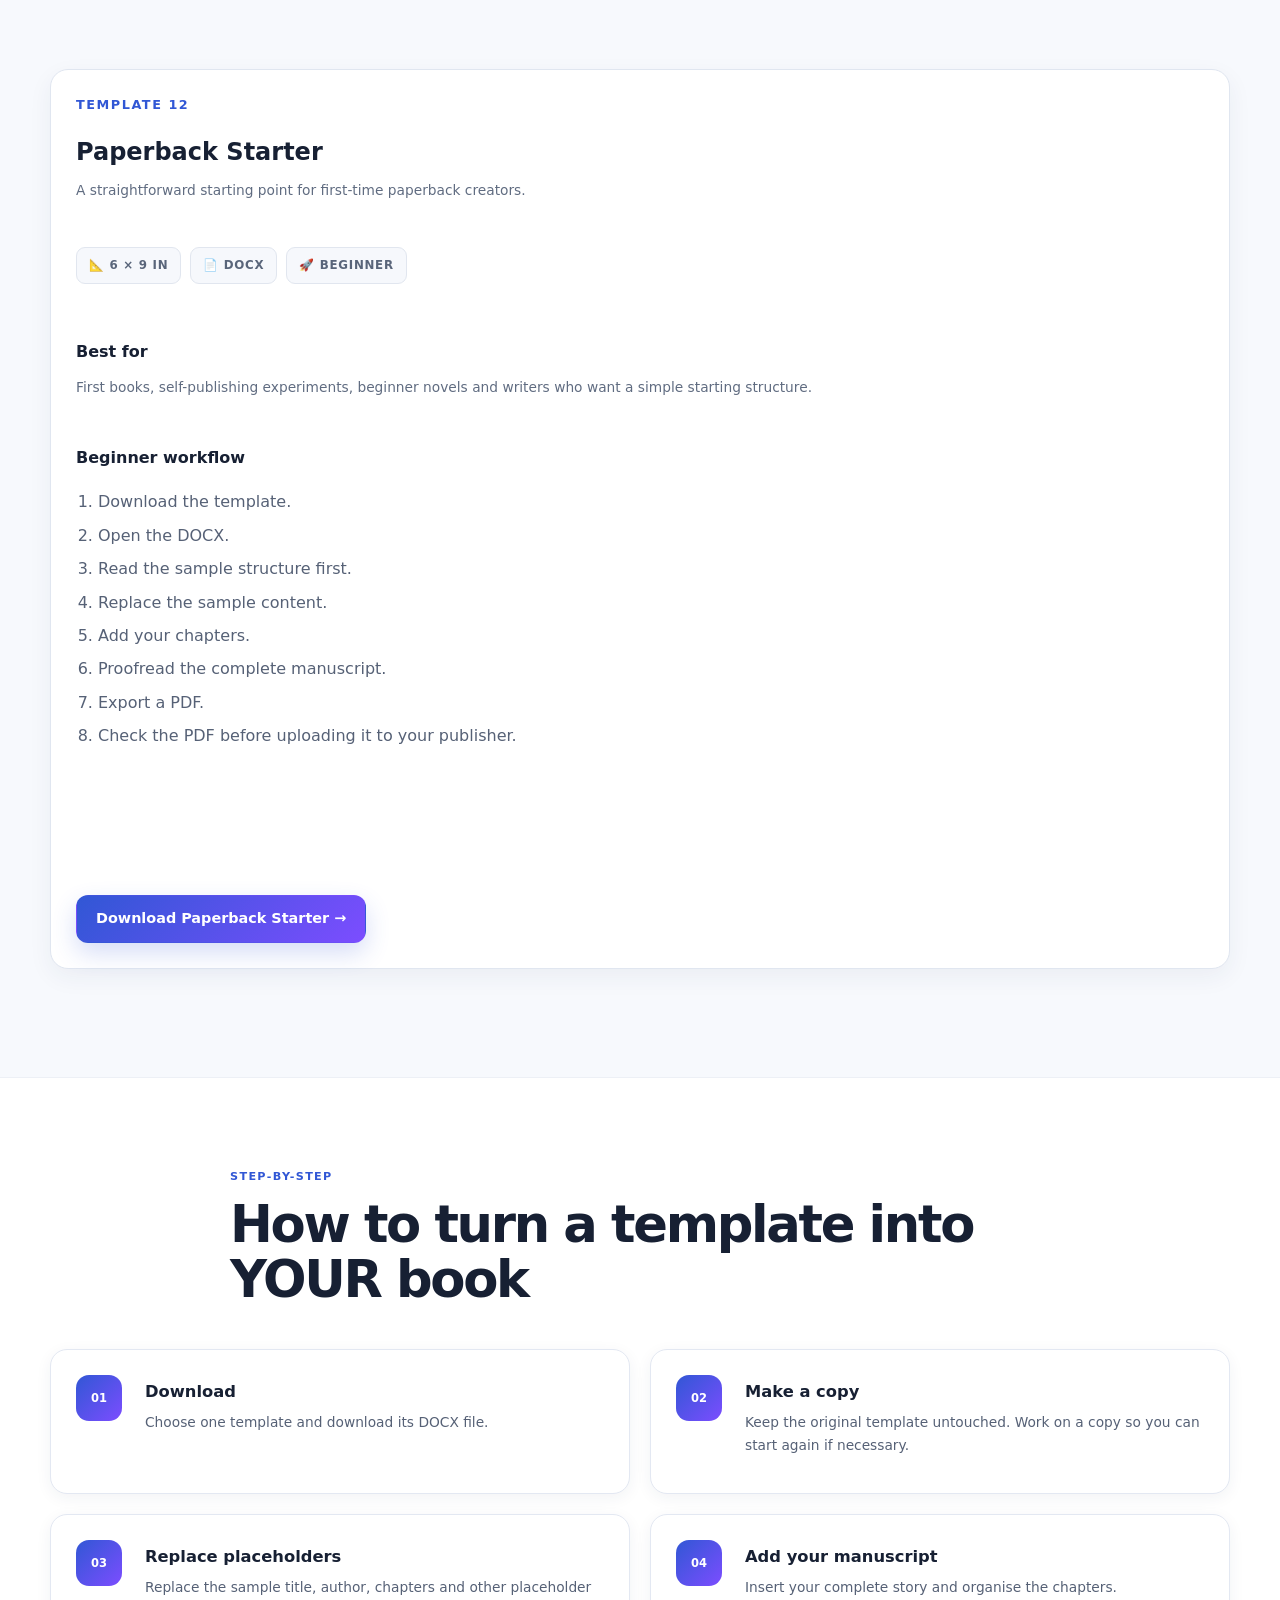
<file: tempelates.html>
```html
<!DOCTYPE html>
<html lang="en">
<head>

  <meta charset="UTF-8">

  <meta name="viewport" content="width=device-width, initial-scale=1.0">

  <title>Book Templates | BookForge</title>

  <meta
    name="description"
    content="Download ready-made book formatting templates for novels, poetry, children's books, workbooks, school books, short story collections and paperbacks."
  >

  <meta
    name="keywords"
    content="book templates, novel template, paperback template, poetry template, children's book template, workbook template, book formatting"
  >

  <meta name="author" content="Akarsh Singh">

  <meta name="robots" content="index, follow">

  <link rel="stylesheet" href="style.css">

</head>


<body>


<!-- =====================================================
     HEADER
     ===================================================== -->

<header class="site-header">

  <div class="nav-container">

    <a href="index.html" class="logo">

      <span class="logo-icon">B</span>

      <span>
        <strong>BookForge</strong>
        <small>Build Your Book</small>
      </span>

    </a>


    <button
      class="menu-toggle"
      id="menuToggle"
      aria-label="Open navigation"
      aria-expanded="false"
    >
      ☰
    </button>


    <nav class="main-nav" id="mainNav">

      <a href="index.html">Home</a>

      <a href="writing.html">Write</a>

      <a href="characters.html">Characters</a>

      <a href="design.html">Design</a>

      <a href="tools.html">Tools</a>

      <a href="templates.html" class="active">Templates</a>

      <a href="publishing.html">Publish</a>

      <a href="my-books.html">My Books</a>

      <a href="about.html">About</a>

    </nav>

  </div>

</header>



<main>


<!-- =====================================================
     HERO
     ===================================================== -->

<section class="page-hero">

  <div class="container">

    <span class="section-label">
      READY-MADE RESOURCES
    </span>

    <h1>
      Start with a
      <span class="gradient-text">book template.</span>
    </h1>

    <p>
      Don't waste hours setting up margins, headings and basic
      page structure from scratch. Choose a template, download it,
      open it in Microsoft Word or another compatible editor,
      and customise it for your own book.
    </p>

  </div>

</section>



<!-- =====================================================
     HOW TEMPLATES WORK
     ===================================================== -->

<section class="section">

  <div class="container">

    <div class="section-head">

      <span class="section-label">
        BEFORE YOU DOWNLOAD
      </span>

      <h2>
        How these templates work
      </h2>

      <p>
        Every template is a starting point—not a finished book.
      </p>

    </div>


    <div class="grid three">


      <div class="card">

        <div class="icon">
          01
        </div>

        <h3>
          Choose
        </h3>

        <p>
          Pick a template based on your book type and preferred
          page size.
        </p>

      </div>


      <div class="card">

        <div class="icon">
          02
        </div>

        <h3>
          Download
        </h3>

        <p>
          Download the DOCX file directly from this page.
        </p>

      </div>


      <div class="card">

        <div class="icon">
          03
        </div>

        <h3>
          Customise
        </h3>

        <p>
          Replace the sample content with your own manuscript.
        </p>

      </div>


      <div class="card">

        <div class="icon">
          04
        </div>

        <h3>
          Format
        </h3>

        <p>
          Adjust headings, chapters, page numbers and other
          elements as needed.
        </p>

      </div>


      <div class="card">

        <div class="icon">
          05
        </div>

        <h3>
          Export
        </h3>

        <p>
          Save or export the final interior in the format your
          publishing platform requires.
        </p>

      </div>


      <div class="card">

        <div class="icon">
          06
        </div>

        <h3>
          Check
        </h3>

        <p>
          Carefully inspect the final file before publishing.
        </p>

      </div>

    </div>

  </div>

</section>



<!-- =====================================================
     QUICK CHOICE
     ===================================================== -->

<section class="section section-light">

  <div class="container">

    <div class="section-head">

      <span class="section-label">
        QUICK CHOICE
      </span>

      <h2>
        Which template should I use?
      </h2>

    </div>


    <div class="table-wrap">

      <table>

        <thead>

          <tr>
            <th>My book is...</th>
            <th>Recommended template</th>
            <th>Size</th>
          </tr>

        </thead>


        <tbody>

          <tr>
            <td>A traditional novel</td>
            <td>Classic Novel</td>
            <td>5.5 × 8.5 in</td>
          </tr>

          <tr>
            <td>A modern novel</td>
            <td>Modern Novel</td>
            <td>5.5 × 8.5 in</td>
          </tr>

          <tr>
            <td>A professional paperback</td>
            <td>Professional Novel</td>
            <td>6 × 9 in</td>
          </tr>

          <tr>
            <td>A minimal/simple novel</td>
            <td>Minimal Novel</td>
            <td>5.5 × 8.5 in</td>
          </tr>

          <tr>
            <td>A dramatic/cinematic story</td>
            <td>Cinematic Novel</td>
            <td>5.5 × 8.5 in</td>
          </tr>

          <tr>
            <td>An illustrated story</td>
            <td>Illustrated Story</td>
            <td>6 × 9 in</td>
          </tr>

          <tr>
            <td>A children's book</td>
            <td>Children's Book</td>
            <td>8.5 × 8.5 in</td>
          </tr>

          <tr>
            <td>A school/educational book</td>
            <td>School Book</td>
            <td>6 × 9 in</td>
          </tr>

          <tr>
            <td>A workbook</td>
            <td>Workbook</td>
            <td>8.5 × 11 in</td>
          </tr>

          <tr>
            <td>A poetry collection</td>
            <td>Poetry Book</td>
            <td>5.5 × 8.5 in</td>
          </tr>

          <tr>
            <td>Several short stories</td>
            <td>Short Story Collection</td>
            <td>5.5 × 8.5 in</td>
          </tr>

          <tr>
            <td>My first paperback</td>
            <td>Paperback Starter</td>
            <td>6 × 9 in</td>
          </tr>

        </tbody>

      </table>

    </div>

  </div>

</section>



<!-- =====================================================
     TEMPLATE 01
     ===================================================== -->

<section class="section">

  <div class="container">

    <div class="resource-card">

      <span class="section-label">
        TEMPLATE 01
      </span>

      <h2>
        Classic Novel
      </h2>

      <p>
        A traditional layout designed for fiction writers who want
        a clean, familiar book interior.
      </p>


      <div class="book-facts">

        <span>
          📐 5.5 × 8.5 in
        </span>

        <span>
          📄 DOCX
        </span>

        <span>
          📚 Fiction
        </span>

      </div>


      <h4>
        Best for
      </h4>

      <p>
        Novels, mystery stories, adventure stories, fantasy,
        historical fiction and general fiction.
      </p>


      <h4>
        How to use it
      </h4>

      <ol>

        <li>
          Download the DOCX file.
        </li>

        <li>
          Open it in Microsoft Word or a compatible editor.
        </li>

        <li>
          Replace the sample title and author name.
        </li>

        <li>
          Replace the sample chapter content with your own.
        </li>

        <li>
          Keep chapter headings consistent.
        </li>

        <li>
          Add or remove chapters as required.
        </li>

        <li>
          Check page numbers before exporting.
        </li>

      </ol>


      <a
        href="classic-novel-5-5x8-5.docx"
        class="btn btn-primary"
        download
      >
        Download Classic Novel →
      </a>

    </div>

  </div>

</section>



<!-- =====================================================
     TEMPLATE 02
     ===================================================== -->

<section class="section section-light">

  <div class="container">

    <div class="resource-card">

      <span class="section-label">
        TEMPLATE 02
      </span>

      <h2>
        Modern Novel
      </h2>

      <p>
        A contemporary starting point for writers who want a clean,
        modern presentation.
      </p>


      <div class="book-facts">

        <span>📐 5.5 × 8.5 in</span>

        <span>📄 DOCX</span>

        <span>✍️ Fiction</span>

      </div>


      <h4>
        Best for
      </h4>

      <p>
        Contemporary fiction, young-adult fiction, romance,
        mystery and modern storytelling.
      </p>


      <h4>
        Quick setup
      </h4>

      <ol>

        <li>
          Download the template.
        </li>

        <li>
          Open the DOCX.
        </li>

        <li>
          Replace the title page.
        </li>

        <li>
          Insert your manuscript.
        </li>

        <li>
          Apply the existing chapter style.
        </li>

        <li>
          Review the complete document.
        </li>

        <li>
          Export your final interior.
        </li>

      </ol>


      <a
        href="modern-novel-5-5x8-5.docx"
        class="btn btn-primary"
        download
      >
        Download Modern Novel →
      </a>

    </div>

  </div>

</section>



<!-- =====================================================
     TEMPLATE 03
     ===================================================== -->

<section class="section">

  <div class="container">

    <div class="resource-card">

      <span class="section-label">
        TEMPLATE 03
      </span>

      <h2>
        Professional Novel
      </h2>

      <p>
        A larger 6 × 9 inch layout for writers who prefer a
        professional paperback-style format.
      </p>


      <div class="book-facts">

        <span>📐 6 × 9 in</span>

        <span>📄 DOCX</span>

        <span>⭐ Professional</span>

      </div>


      <h4>
        Best for
      </h4>

      <p>
        Full-length novels, larger manuscripts and books intended
        for standard paperback production.
      </p>


      <h4>
        Setup steps
      </h4>

      <ol>

        <li>
          Download the template.
        </li>

        <li>
          Open it in your word processor.
        </li>

        <li>
          Replace all placeholder content.
        </li>

        <li>
          Insert your chapters.
        </li>

        <li>
          Check headings and spacing.
        </li>

        <li>
          Verify the page size.
        </li>

        <li>
          Save a master DOCX copy.
        </li>

      </ol>


      <a
        href="professional-novel-6x9.docx"
        class="btn btn-primary"
        download
      >
        Download Professional Novel →
      </a>

    </div>

  </div>

</section>



<!-- =====================================================
     TEMPLATE 04
     ===================================================== -->

<section class="section section-light">

  <div class="container">

    <div class="resource-card">

      <span class="section-label">
        TEMPLATE 04
      </span>

      <h2>
        Minimal Novel
      </h2>

      <p>
        A simple layout for writers who want their words to remain
        the main focus of the page.
      </p>


      <div class="book-facts">

        <span>📐 5.5 × 8.5 in</span>

        <span>📄 DOCX</span>

        <span>◻️ Minimal</span>

      </div>


      <h4>
        Best for
      </h4>

      <p>
        Literary fiction, simple novels, reflective writing and
        text-focused books.
      </p>


      <h4>
        Recommended workflow
      </h4>

      <ol>

        <li>
          Download.
        </li>

        <li>
          Open.
        </li>

        <li>
          Replace sample text.
        </li>

        <li>
          Keep the typography consistent.
        </li>

        <li>
          Add your chapters.
        </li>

        <li>
          Proofread.
        </li>

        <li>
          Export.
        </li>

      </ol>


      <a
        href="minimal-novel-5-5x8-5.docx"
        class="btn btn-primary"
        download
      >
        Download Minimal Novel →
      </a>

    </div>

  </div>

</section>



<!-- =====================================================
     TEMPLATE 05
     ===================================================== -->

<section class="section">

  <div class="container">

    <div class="resource-card">

      <span class="section-label">
        TEMPLATE 05
      </span>

      <h2>
        Cinematic Novel
      </h2>

      <p>
        A dramatic starting layout for stories where atmosphere,
        action and visual storytelling are important.
      </p>


      <div class="book-facts">

        <span>📐 5.5 × 8.5 in</span>

        <span>📄 DOCX</span>

        <span>🎬 Cinematic</span>

      </div>


      <h4>
        Best for
      </h4>

      <p>
        Thrillers, action stories, fantasy adventures, suspense
        and dramatic fiction.
      </p>


      <h4>
        How to customise it
      </h4>

      <ol>

        <li>
          Replace the title-page information.
        </li>

        <li>
          Replace the sample chapters.
        </li>

        <li>
          Keep important scene breaks visually consistent.
        </li>

        <li>
          Avoid adding too many decorative elements.
        </li>

        <li>
          Check the printed appearance using a PDF preview.
        </li>

      </ol>


      <a
        href="cinematic-novel-5-5x8-5.docx"
        class="btn btn-primary"
        download
      >
        Download Cinematic Novel →
      </a>

    </div>

  </div>

</section>



<!-- =====================================================
     TEMPLATE 06
     ===================================================== -->

<section class="section section-light">

  <div class="container">

    <div class="resource-card">

      <span class="section-label">
        TEMPLATE 06
      </span>

      <h2>
        Illustrated Story
      </h2>

      <p>
        A layout intended for stories that combine written content
        with illustrations.
      </p>


      <div class="book-facts">

        <span>📐 6 × 9 in</span>

        <span>📄 DOCX</span>

        <span>🖼️ Illustrated</span>

      </div>


      <h4>
        Best for
      </h4>

      <p>
        Illustrated fiction, storybooks, educational stories and
        visual storytelling.
      </p>


      <h4>
        Image workflow
      </h4>

      <ol>

        <li>
          Decide where each illustration belongs.
        </li>

        <li>
          Insert images near the relevant text.
        </li>

        <li>
          Keep image sizes consistent where appropriate.
        </li>

        <li>
          Avoid stretching images.
        </li>

        <li>
          Check image quality at the final print size.
        </li>

        <li>
          Review every page after exporting to PDF.
        </li>

      </ol>


      <a
        href="illustrated-story-6x9.docx"
        class="btn btn-primary"
        download
      >
        Download Illustrated Story →
      </a>

    </div>

  </div>

</section>



<!-- =====================================================
     TEMPLATE 07
     ===================================================== -->

<section class="section">

  <div class="container">

    <div class="resource-card">

      <span class="section-label">
        TEMPLATE 07
      </span>

      <h2>
        Children's Book
      </h2>

      <p>
        A square format designed as a starting point for children's
        stories and picture-focused books.
      </p>


      <div class="book-facts">

        <span>📐 8.5 × 8.5 in</span>

        <span>📄 DOCX</span>

        <span>🧒 Children's</span>

      </div>


      <h4>
        Best for
      </h4>

      <p>
        Children's stories, picture books, early-reader projects
        and illustrated educational books.
      </p>


      <h4>
        Important tip
      </h4>

      <p>
        Children's books often depend heavily on visual layout.
        Check the complete PDF page by page instead of assuming
        the document will look exactly the same after conversion.
      </p>


      <a
        href="childrens-book-8-5x8-5.docx"
        class="btn btn-primary"
        download
      >
        Download Children's Book →
      </a>

    </div>

  </div>

</section>



<!-- =====================================================
     TEMPLATE 08
     ===================================================== -->

<section class="section section-light">

  <div class="container">

    <div class="resource-card">

      <span class="section-label">
        TEMPLATE 08
      </span>

      <h2>
        School Book
      </h2>

      <p>
        A structured template for educational material and
        school-focused books.
      </p>


      <div class="book-facts">

        <span>📐 6 × 9 in</span>

        <span>📄 DOCX</span>

        <span>🏫 Educational</span>

      </div>


      <h4>
        Best for
      </h4>

      <p>
        School notes, educational guides, subject books and
        student-created educational publications.
      </p>


      <h4>
        Useful sections
      </h4>

      <ul class="check-list">

        <li>
          Chapter headings
        </li>

        <li>
          Explanations
        </li>

        <li>
          Examples
        </li>

        <li>
          Questions
        </li>

        <li>
          Practice sections
        </li>

        <li>
          Answer sections
        </li>

      </ul>


      <a
        href="school-book-6x9.docx"
        class="btn btn-primary"
        download
      >
        Download School Book →
      </a>

    </div>

  </div>

</section>



<!-- =====================================================
     TEMPLATE 09
     ===================================================== -->

<section class="section">

  <div class="container">

    <div class="resource-card">

      <span class="section-label">
        TEMPLATE 09
      </span>

      <h2>
        Workbook
      </h2>

      <p>
        A larger page format suitable for exercises, worksheets,
        activities and practice material.
      </p>


      <div class="book-facts">

        <span>📐 8.5 × 11 in</span>

        <span>📄 DOCX</span>

        <span>✏️ Practice</span>

      </div>


      <h4>
        Best for
      </h4>

      <p>
        Activity books, practice books, worksheets, journals and
        educational workbooks.
      </p>


      <h4>
        Suggested structure
      </h4>

      <ol>

        <li>
          Introduction
        </li>

        <li>
          Instructions
        </li>

        <li>
          Example
        </li>

        <li>
          Practice activity
        </li>

        <li>
          Reflection or answer section
        </li>

      </ol>


      <a
        href="workbook-8-5x11.docx"
        class="btn btn-primary"
        download
      >
        Download Workbook →
      </a>

    </div>

  </div>

</section>



<!-- =====================================================
     TEMPLATE 10
     ===================================================== -->

<section class="section section-light">

  <div class="container">

    <div class="resource-card">

      <span class="section-label">
        TEMPLATE 10
      </span>

      <h2>
        Poetry Book
      </h2>

      <p>
        A compact layout for collections of poems.
      </p>


      <div class="book-facts">

        <span>📐 5.5 × 8.5 in</span>

        <span>📄 DOCX</span>

        <span>🖋️ Poetry</span>

      </div>


      <h4>
        Best for
      </h4>

      <p>
        Poetry collections, school poetry books, personal poetry
        projects and themed collections.
      </p>


      <h4>
        Formatting tip
      </h4>

      <p>
        Preserve the intended line breaks of every poem.
        Never allow automatic paragraph formatting to destroy
        the poem's structure.
      </p>


      <a
        href="poetry-book-5-5x8-5.docx"
        class="btn btn-primary"
        download
      >
        Download Poetry Book →
      </a>

    </div>

  </div>

</section>



<!-- =====================================================
     TEMPLATE 11
     ===================================================== -->

<section class="section">

  <div class="container">

    <div class="resource-card">

      <span class="section-label">
        TEMPLATE 11
      </span>

      <h2>
        Short Story Collection
      </h2>

      <p>
        Designed as a starting point for books containing multiple
        independent stories.
      </p>


      <div class="book-facts">

        <span>📐 5.5 × 8.5 in</span>

        <span>📄 DOCX</span>

        <span>📖 Collection</span>

      </div>


      <h4>
        Recommended structure
      </h4>

      <ol>

        <li>
          Title page
        </li>

        <li>
          Copyright page
        </li>

        <li>
          Contents
        </li>

        <li>
          Story 1
        </li>

        <li>
          Story 2
        </li>

        <li>
          Story 3
        </li>

        <li>
          Continue until the collection is complete
        </li>

        <li>
          About the author
        </li>

      </ol>


      <a
        href="short-story-collection-5-5x8-5.docx"
        class="btn btn-primary"
        download
      >
        Download Short Story Collection →
      </a>

    </div>

  </div>

</section>



<!-- =====================================================
     TEMPLATE 12
     ===================================================== -->

<section class="section section-light">

  <div class="container">

    <div class="resource-card">

      <span class="section-label">
        TEMPLATE 12
      </span>

      <h2>
        Paperback Starter
      </h2>

      <p>
        A straightforward starting point for first-time paperback
        creators.
      </p>


      <div class="book-facts">

        <span>📐 6 × 9 in</span>

        <span>📄 DOCX</span>

        <span>🚀 Beginner</span>

      </div>


      <h4>
        Best for
      </h4>

      <p>
        First books, self-publishing experiments, beginner novels
        and writers who want a simple starting structure.
      </p>


      <h4>
        Beginner workflow
      </h4>

      <ol>

        <li>
          Download the template.
        </li>

        <li>
          Open the DOCX.
        </li>

        <li>
          Read the sample structure first.
        </li>

        <li>
          Replace the sample content.
        </li>

        <li>
          Add your chapters.
        </li>

        <li>
          Proofread the complete manuscript.
        </li>

        <li>
          Export a PDF.
        </li>

        <li>
          Check the PDF before uploading it to your publisher.
        </li>

      </ol>


      <a
        href="paperback-starter-6x9.docx"
        class="btn btn-primary"
        download
      >
        Download Paperback Starter →
      </a>

    </div>

  </div>

</section>



<!-- =====================================================
     HOW TO CUSTOMISE
     ===================================================== -->

<section class="section">

  <div class="container">

    <div class="section-head">

      <span class="section-label">
        STEP-BY-STEP
      </span>

      <h2>
        How to turn a template into YOUR book
      </h2>

    </div>


    <div class="roadmap">


      <div class="roadmap-card">

        <div class="roadmap-number">
          01
        </div>

        <div class="roadmap-content">

          <h3>
            Download
          </h3>

          <p>
            Choose one template and download its DOCX file.
          </p>

        </div>

      </div>


      <div class="roadmap-card">

        <div class="roadmap-number">
          02
        </div>

        <div class="roadmap-content">

          <h3>
            Make a copy
          </h3>

          <p>
            Keep the original template untouched. Work on a copy
            so you can start again if necessary.
          </p>

        </div>

      </div>


      <div class="roadmap-card">

        <div class="roadmap-number">
          03
        </div>

        <div class="roadmap-content">

          <h3>
            Replace placeholders
          </h3>

          <p>
            Replace the sample title, author, chapters and other
            placeholder information.
          </p>

        </div>

      </div>


      <div class="roadmap-card">

        <div class="roadmap-number">
          04
        </div>

        <div class="roadmap-content">

          <h3>
            Add your manuscript
          </h3>

          <p>
            Insert your complete story and organise the chapters.
          </p>

        </div>

      </div>


      <div class="roadmap-card">

        <div class="roadmap-number">
          05
        </div>

        <div class="roadmap-content">

          <h3>
            Check formatting
          </h3>

          <p>
            Check headings, page breaks, margins, images and
            page numbers.
          </p>

        </div>

      </div>


      <div class="roadmap-card">

        <div class="roadmap-number">
          06
        </div>

        <div class="roadmap-content">

          <h3>
            Export
          </h3>

          <p>
            Create the final file required by your chosen
            publishing platform.
          </p>

        </div>

      </div>


    </div>

  </div>

</section>



<!-- =====================================================
     IMPORTANT FORMATTING RULES
     ===================================================== -->

<section class="section section-light">

  <div class="container">

    <div class="section-head">

      <span class="section-label">
        DON'T SKIP THIS
      </span>

      <h2>
        Final formatting checklist
      </h2>

    </div>


    <div class="grid two">


      <div class="example-box">

        <h3>
          📄 Interior
        </h3>

        <ul class="check-list">

          <li>
            Correct page size
          </li>

          <li>
            Consistent font
          </li>

          <li>
            Consistent chapter headings
          </li>

          <li>
            Correct paragraph spacing
          </li>

          <li>
            Correct page numbers
          </li>

          <li>
            No accidental blank pages
          </li>

        </ul>

      </div>


      <div class="example-box">

        <h3>
          🔍 Proofread
        </h3>

        <ul class="check-list">

          <li>
            Spelling
          </li>

          <li>
            Grammar
          </li>

          <li>
            Punctuation
          </li>

          <li>
            Chapter order
          </li>

          <li>
            Missing pages
          </li>

          <li>
            Broken images
          </li>

        </ul>

      </div>


    </div>


    <div class="warning mt-large">

      <strong>Important:</strong>

      A template is not automatically compatible with every
      publishing platform. Before publishing, compare the
      template's size and formatting with the current requirements
      of your chosen publisher.

    </div>

  </div>

</section>



<!-- =====================================================
     RESOURCES
     ===================================================== -->

<section class="section">

  <div class="container">

    <div class="section-head">

      <span class="section-label">
        NEED MORE HELP?
      </span>

      <h2>
        Continue building your book
      </h2>

    </div>


    <div class="grid three">


      <div class="card">

        <div class="icon">
          ✍️
        </div>

        <h3>
          Learn Writing
        </h3>

        <p>
          Build your idea, characters, plot and chapters.
        </p>

        <a
          href="writing.html"
          class="text-link"
        >
          Open Writing Guide →
        </a>

      </div>


      <div class="card">

        <div class="icon">
          🎨
        </div>

        <h3>
          Learn Design
        </h3>

        <p>
          Create your cover and prepare your interior.
        </p>

        <a
          href="design.html"
          class="text-link"
        >
          Open Design Guide →
        </a>

      </div>


      <div class="card">

        <div class="icon">
          🚀
        </div>

        <h3>
          Learn Publishing
        </h3>

        <p>
          Learn what happens after your manuscript is finished.
        </p>

        <a
          href="publishing.html"
          class="text-link"
        >
          Open Publishing Guide →
        </a>

      </div>

    </div>

  </div>

</section>



<!-- =====================================================
     FINAL CTA
     ===================================================== -->

<section class="section final-cta">

  <div class="container">

    <div class="cta-box">

      <span class="section-label">
        YOUR TURN
      </span>

      <h2>
        Choose a template and start creating.
      </h2>

      <p>
        Your first draft doesn't need to look perfect.
        Start writing, keep improving, and turn your manuscript
        into a real book.
      </p>


      <div class="buttons">

        <a
          href="writing.html"
          class="btn btn-primary"
        >
          Start Writing →
        </a>


        <a
          href="publishing.html"
          class="btn btn-secondary"
        >
          Learn Publishing
        </a>

      </div>

    </div>

  </div>

</section>


</main>



<!-- =====================================================
     FOOTER
     ===================================================== -->

<footer class="site-footer">

  <div class="container footer-grid">


    <div>

      <a href="index.html" class="logo footer-logo">

        <span class="logo-icon">
          B
        </span>

        <span>

          <strong>
            BookForge
          </strong>

          <small>
            Build Your Book
          </small>

        </span>

      </a>


      <p>
        A practical guide for turning an idea into a finished book.
      </p>

    </div>


    <div>

      <h4>
        Explore
      </h4>

      <a href="writing.html">
        Writing
      </a>

      <a href="characters.html">
        Characters
      </a>

      <a href="design.html">
        Design
      </a>

      <a href="tools.html">
        Tools
      </a>

    </div>


    <div>

      <h4>
        Book Making
      </h4>

      <a href="templates.html">
        Templates
      </a>

      <a href="publishing.html">
        Publishing
      </a>

      <a href="my-books.html">
        My Books
      </a>

      <a href="about.html">
        About
      </a>

    </div>


  </div>


  <div class="container footer-bottom">

    <p>
      © 2026 BookForge. Created to help writers make real books.
    </p>

    <p>
      Build your story. Create your book. Share your world.
    </p>

  </div>

</footer>



<script src="script.js"></script>

</body>
</html>
```
</file>
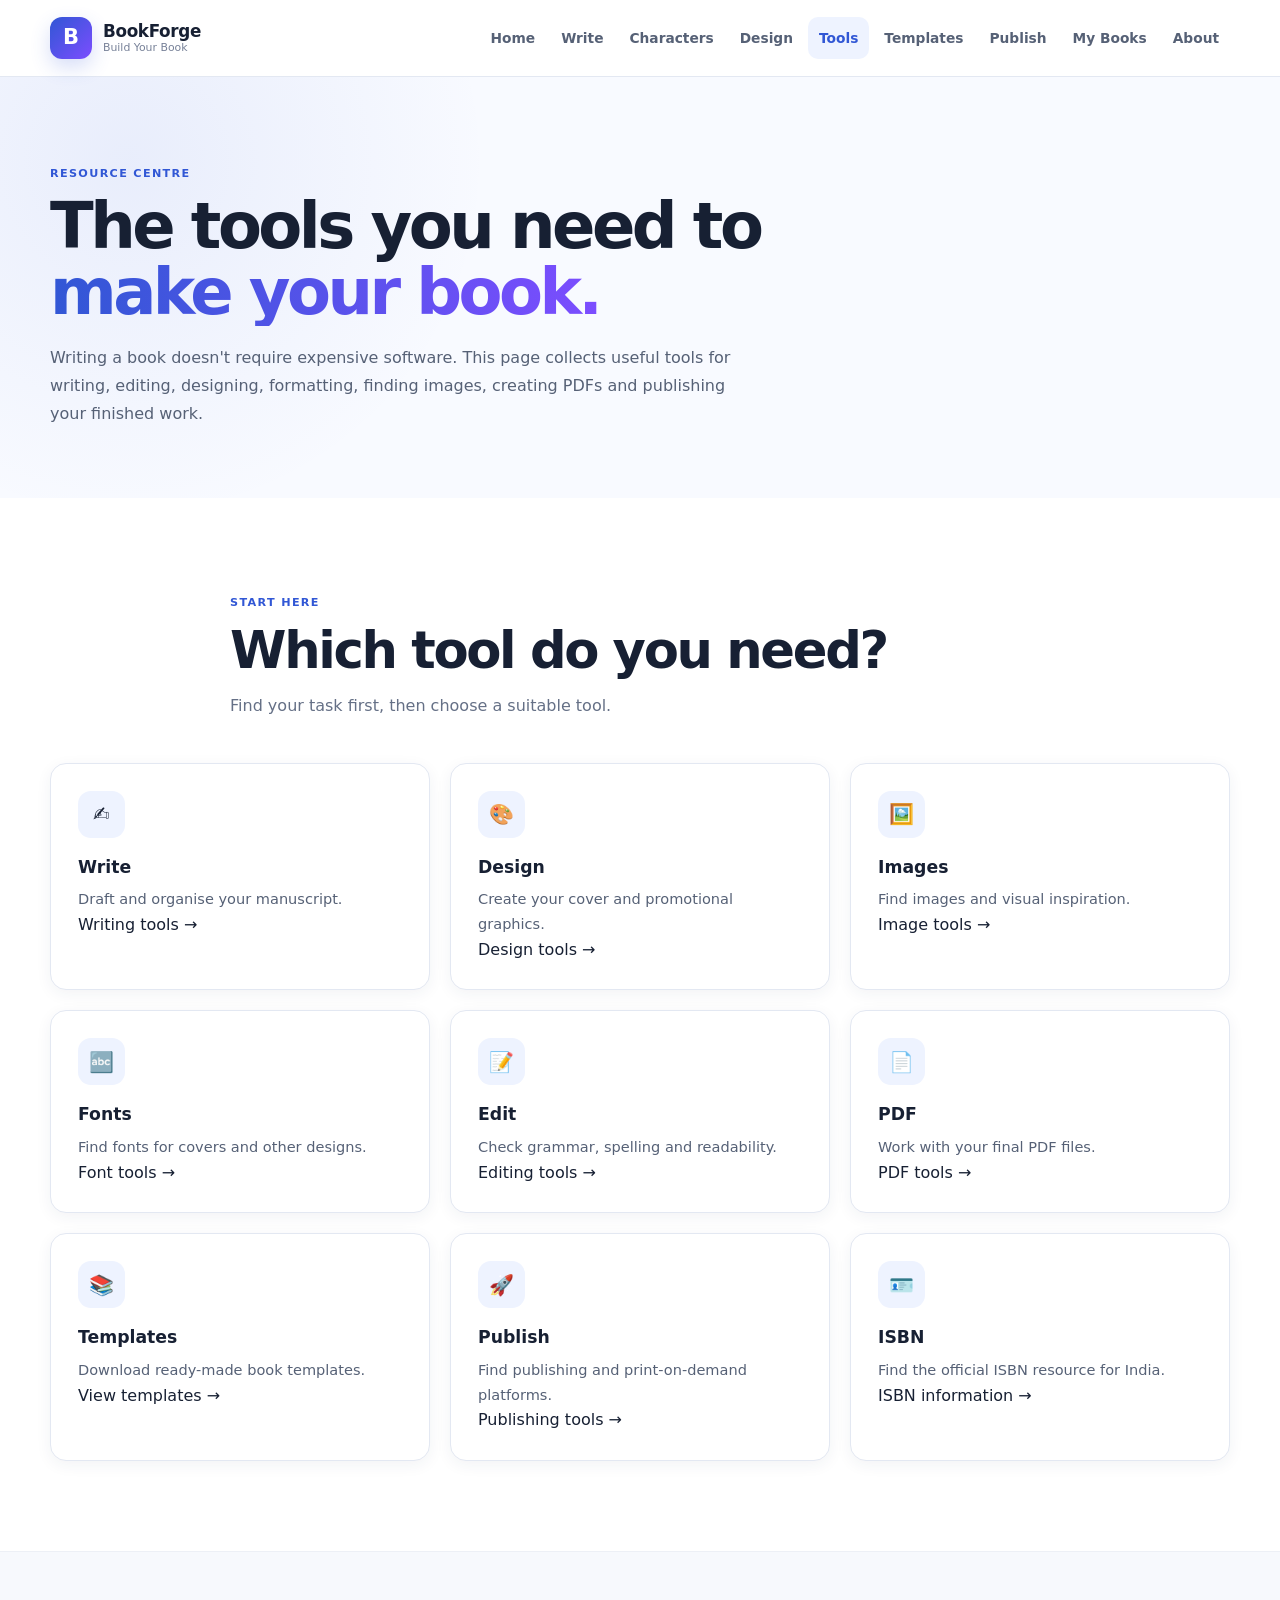
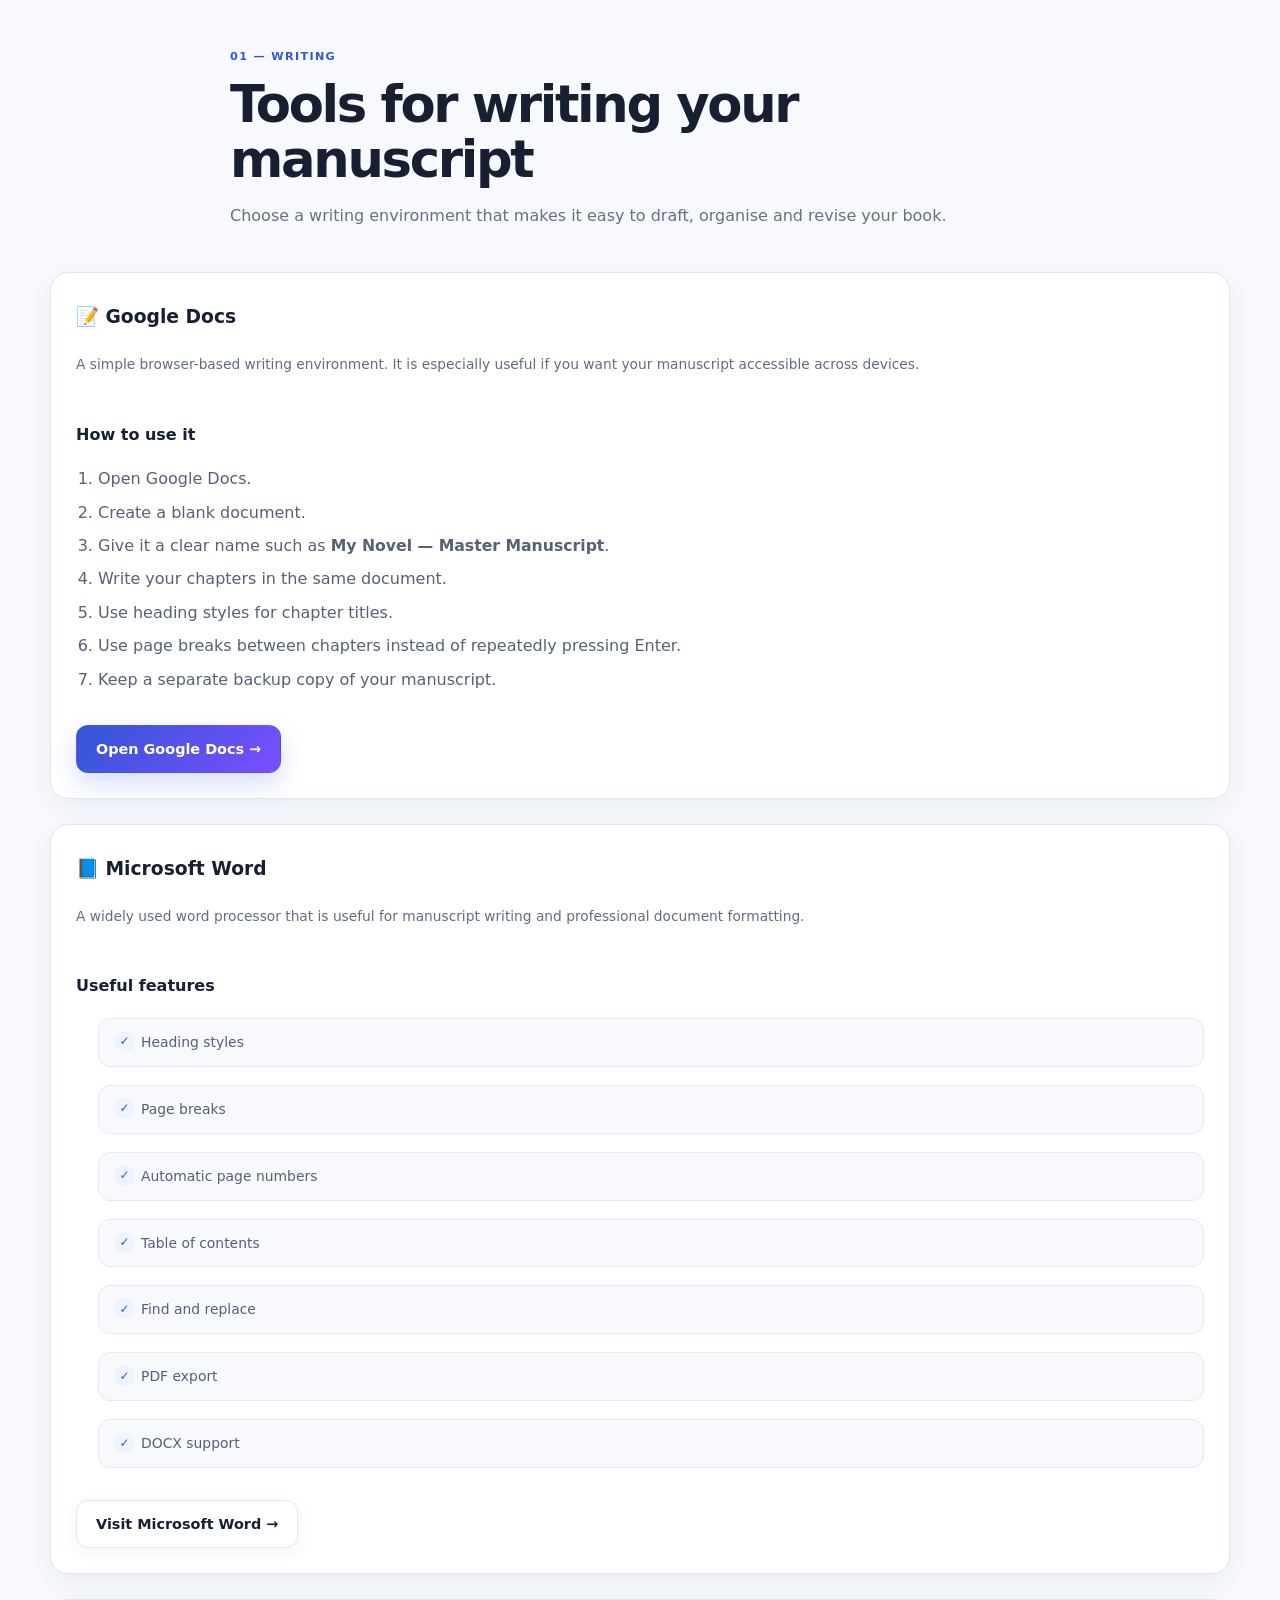
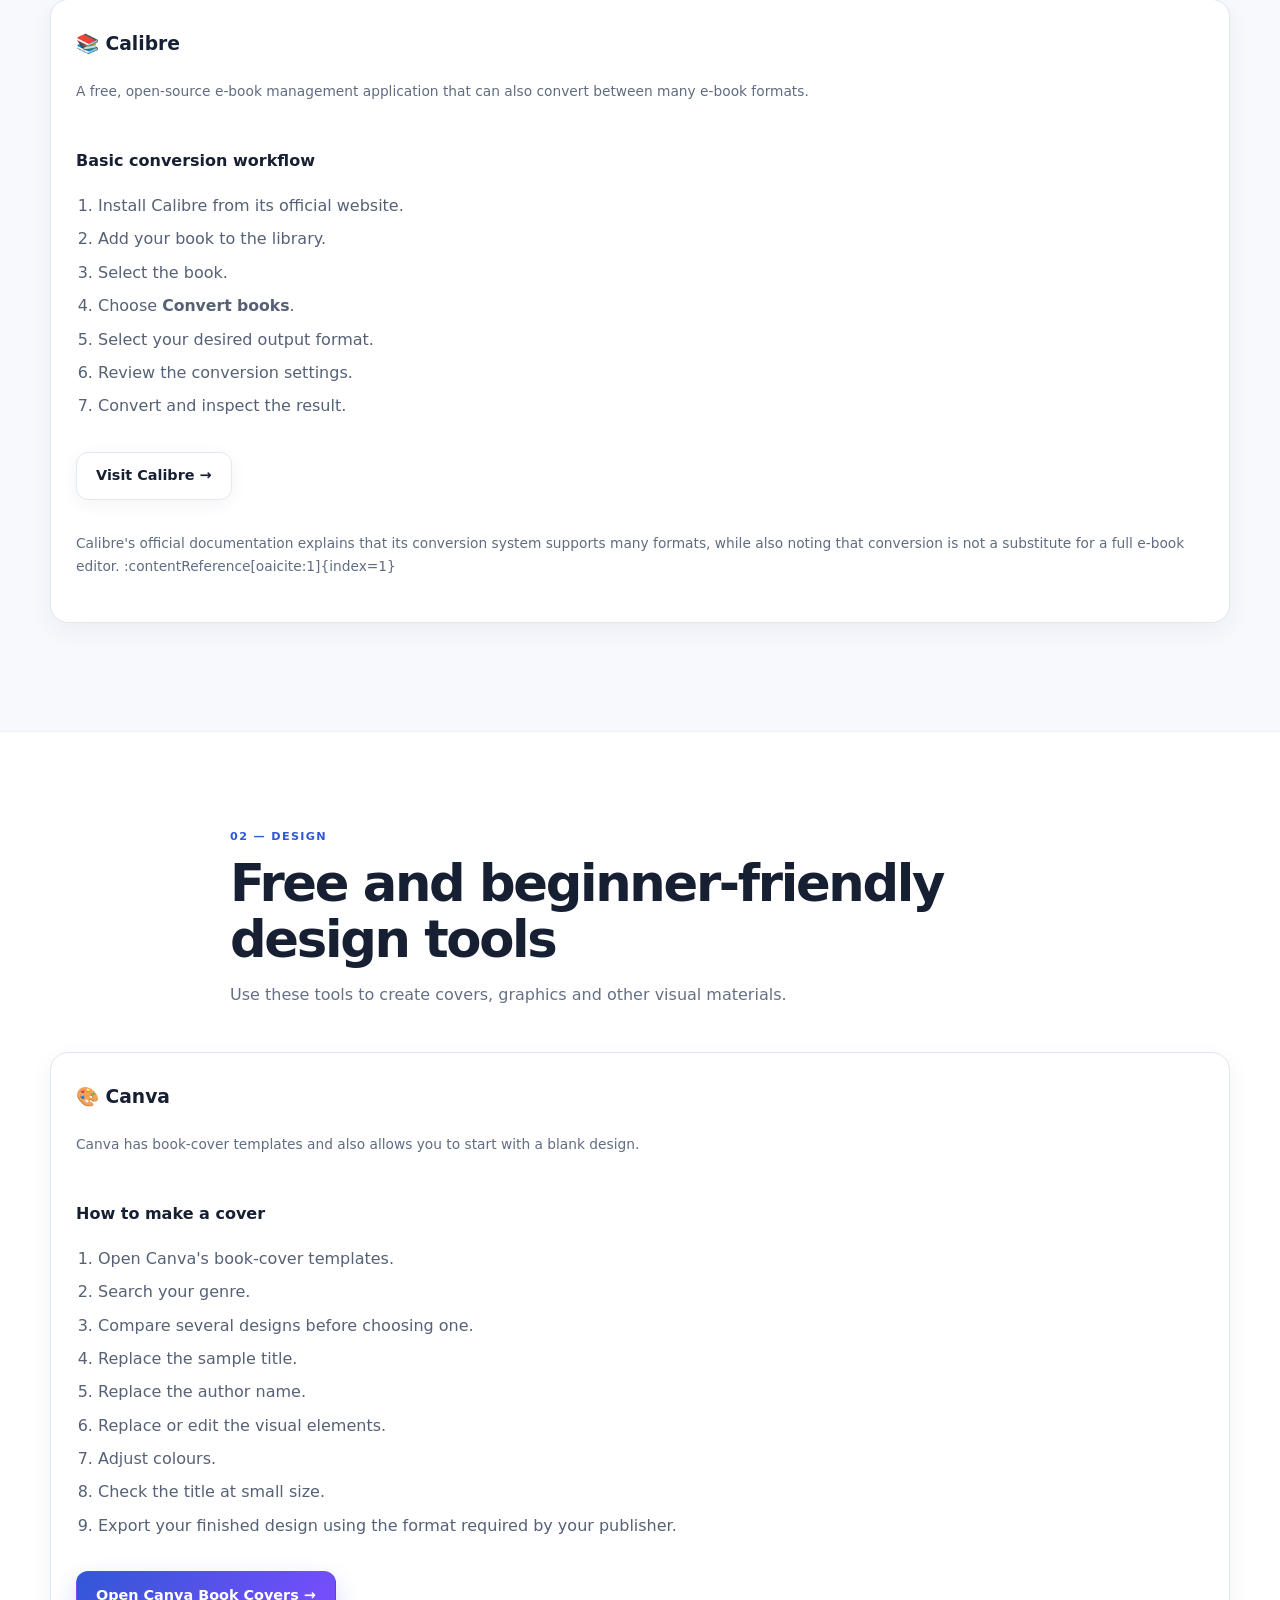
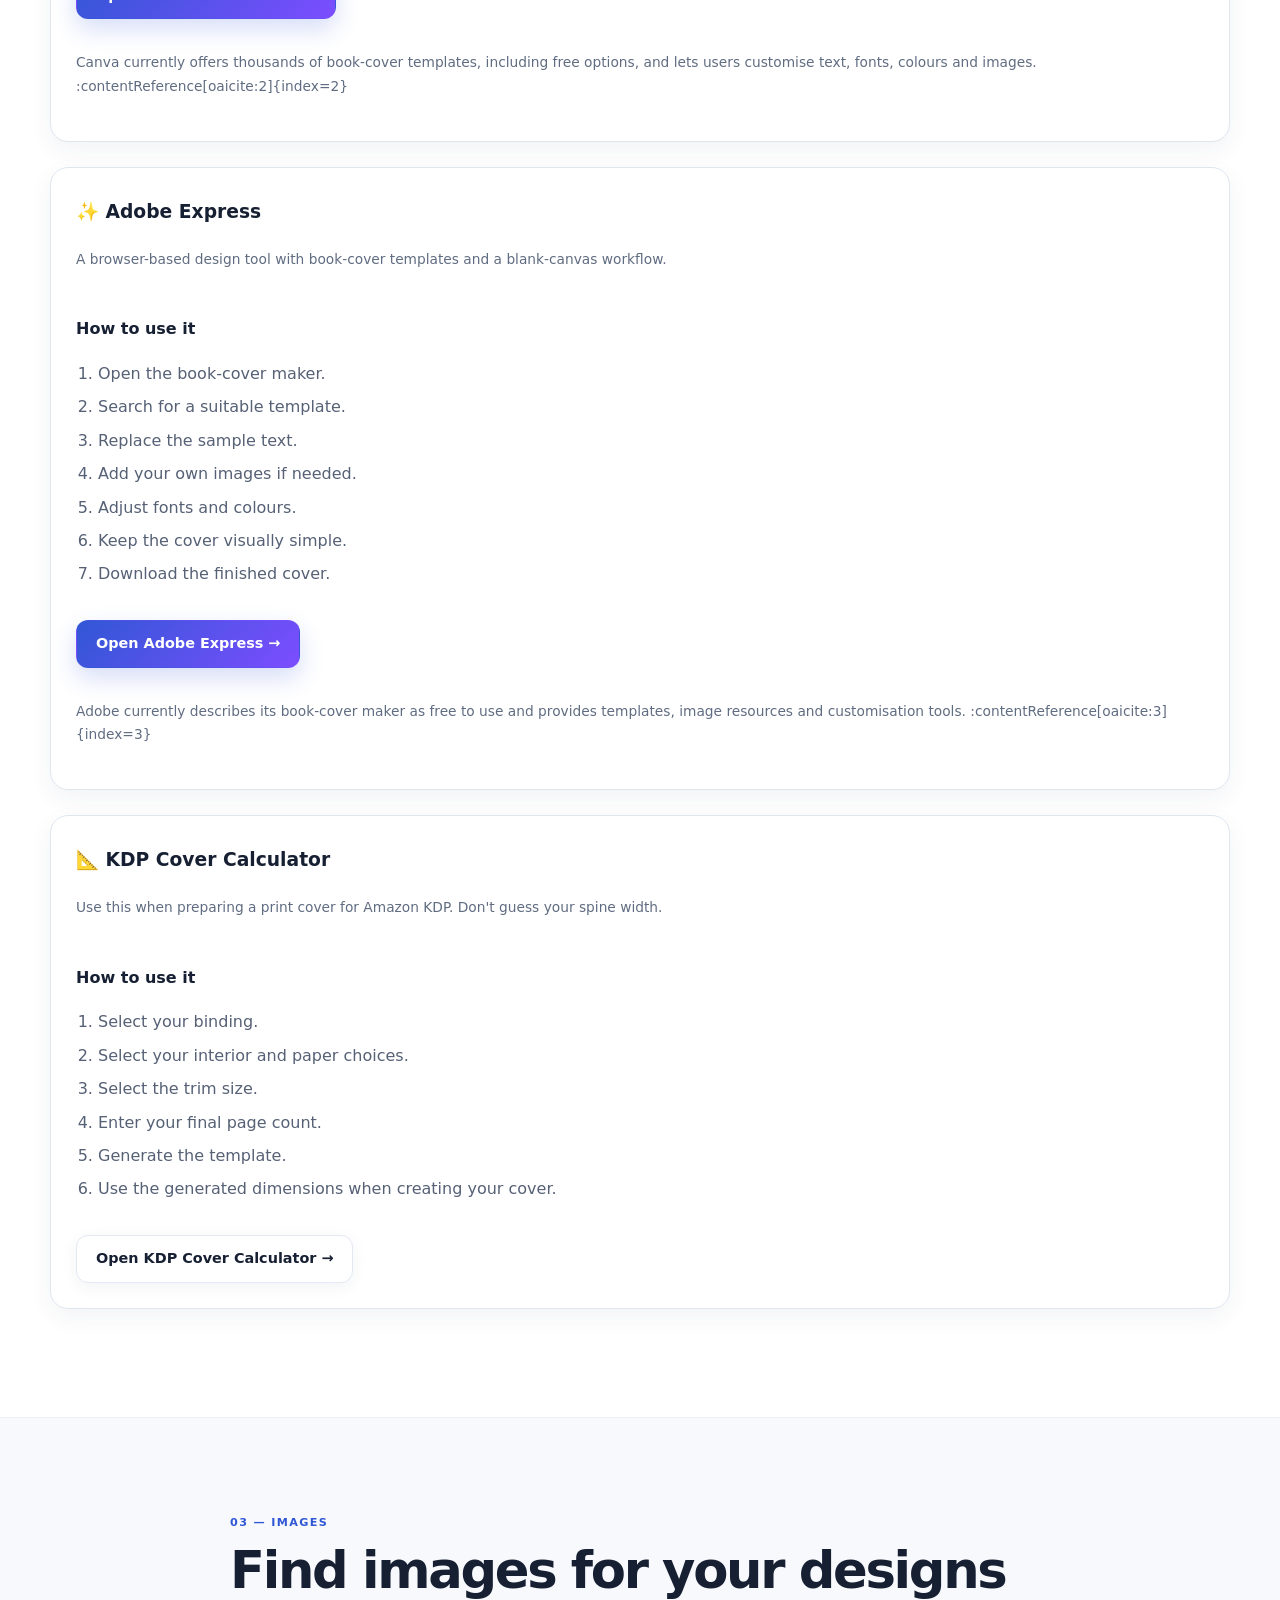
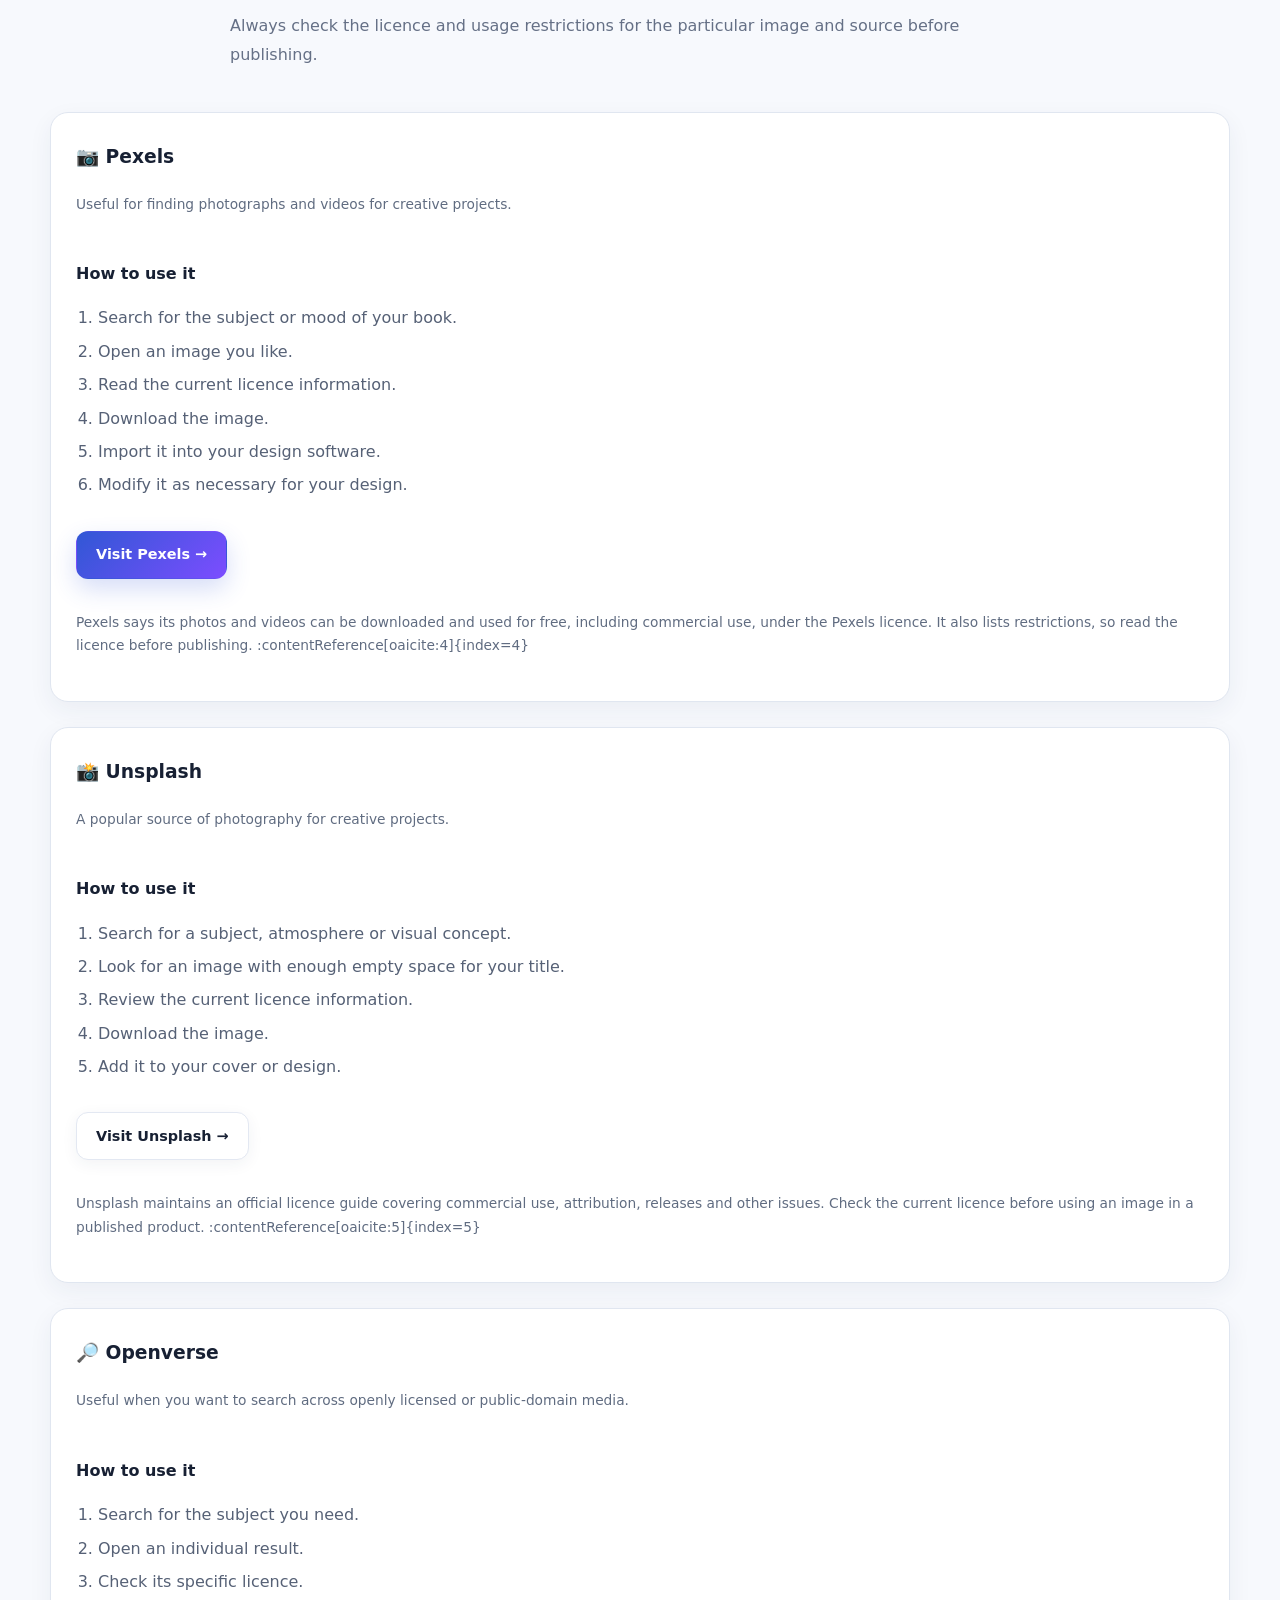
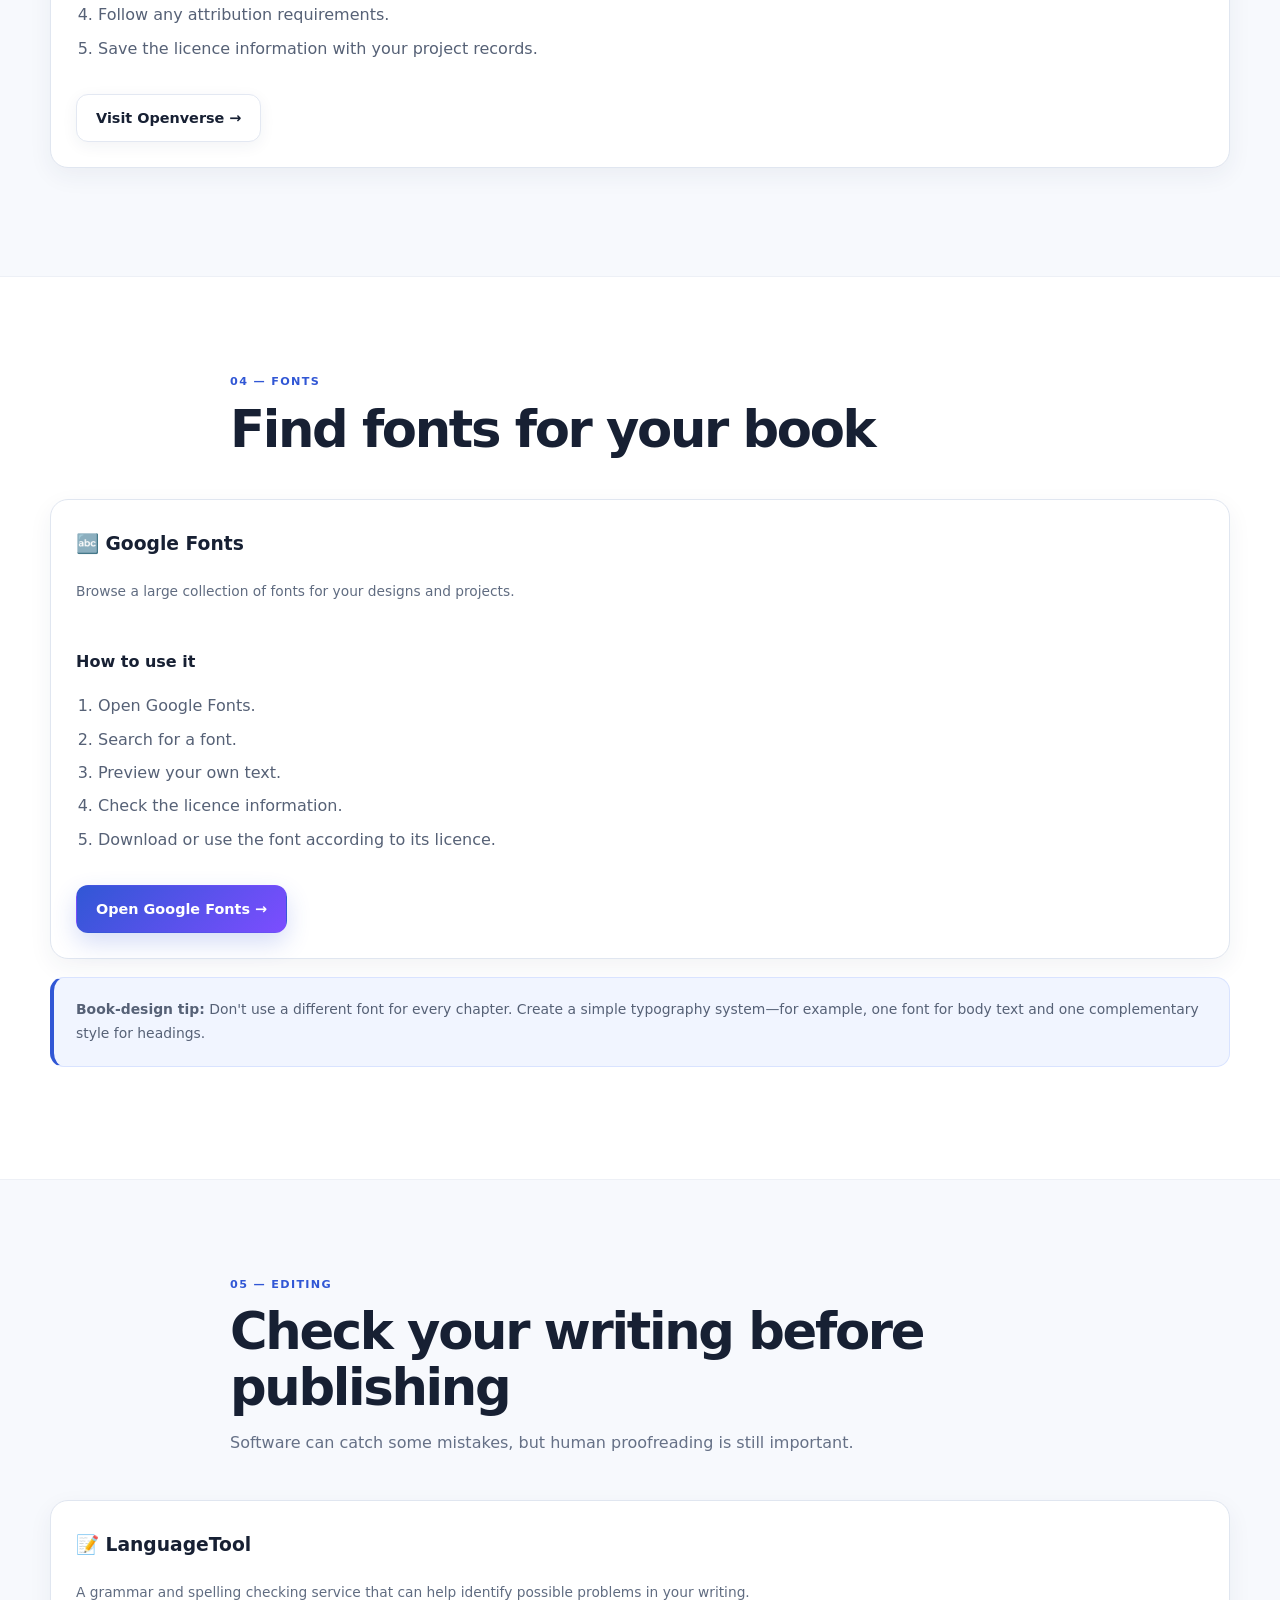
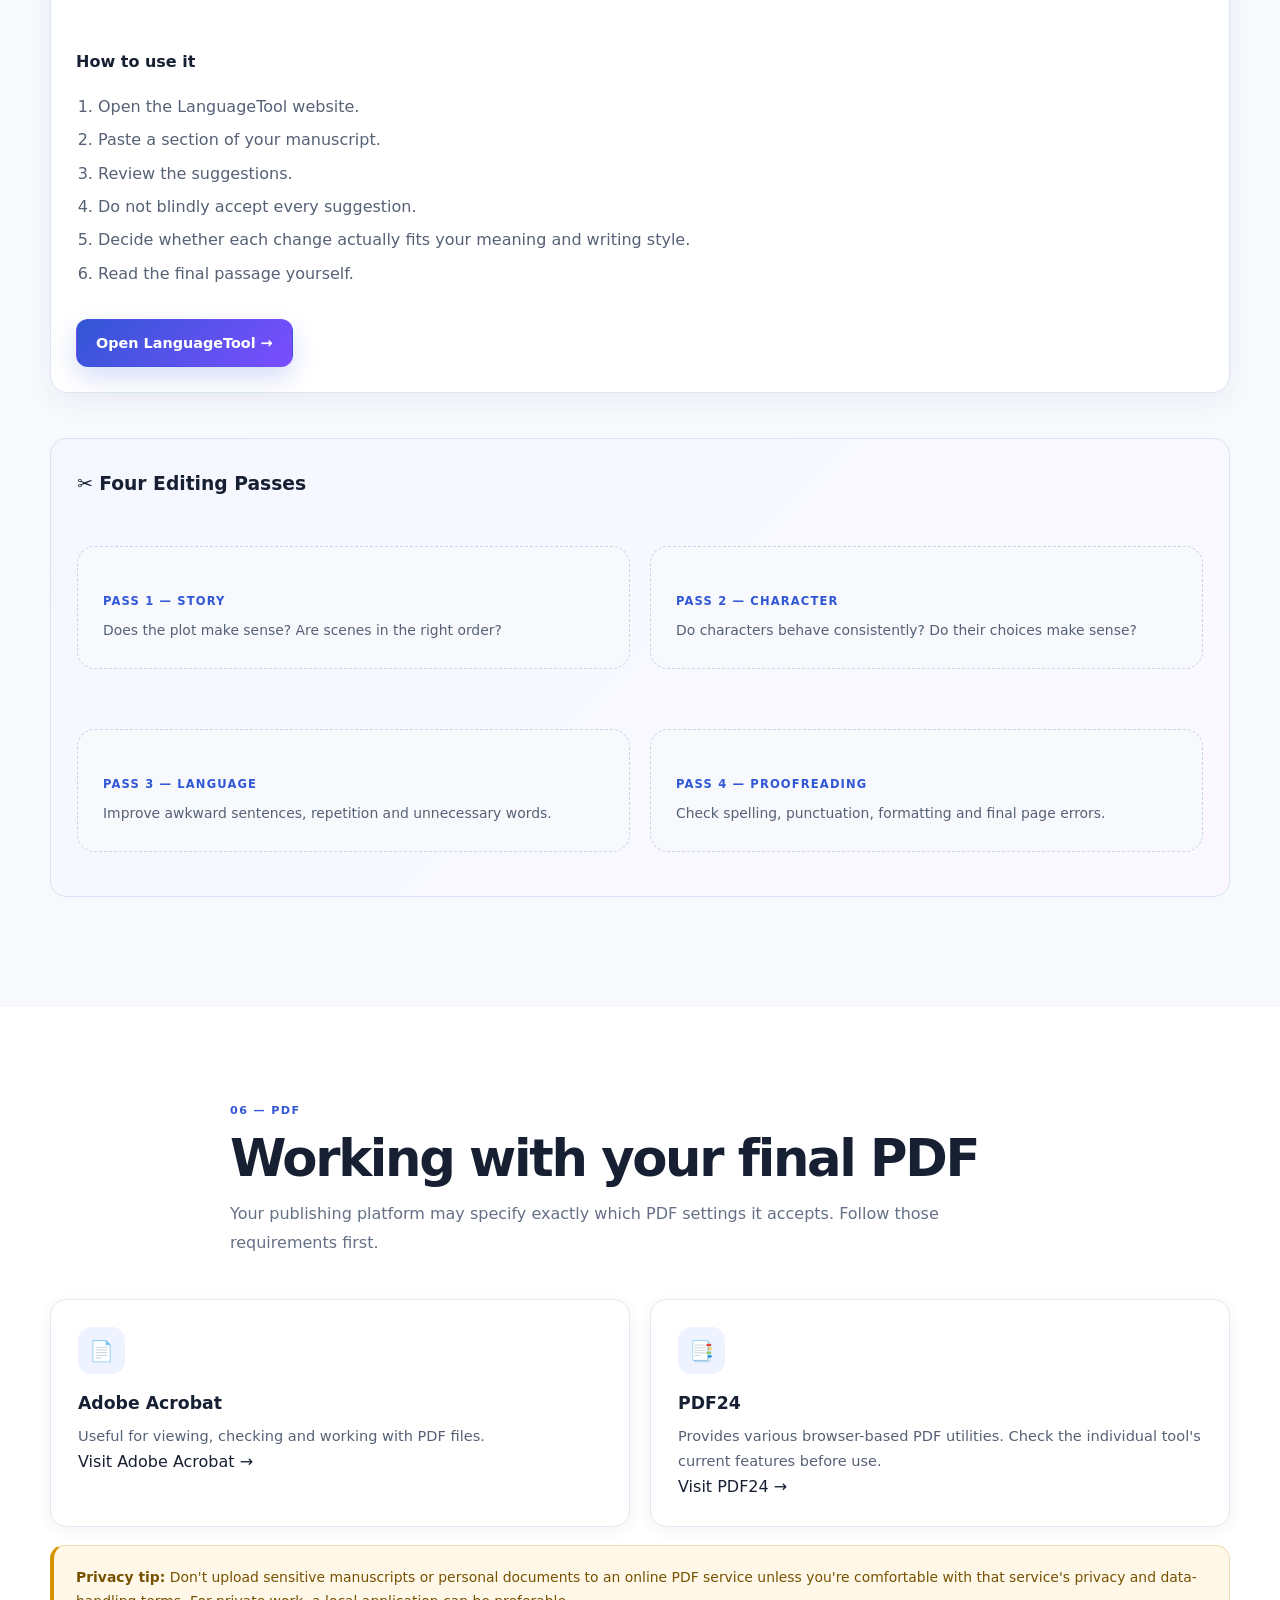
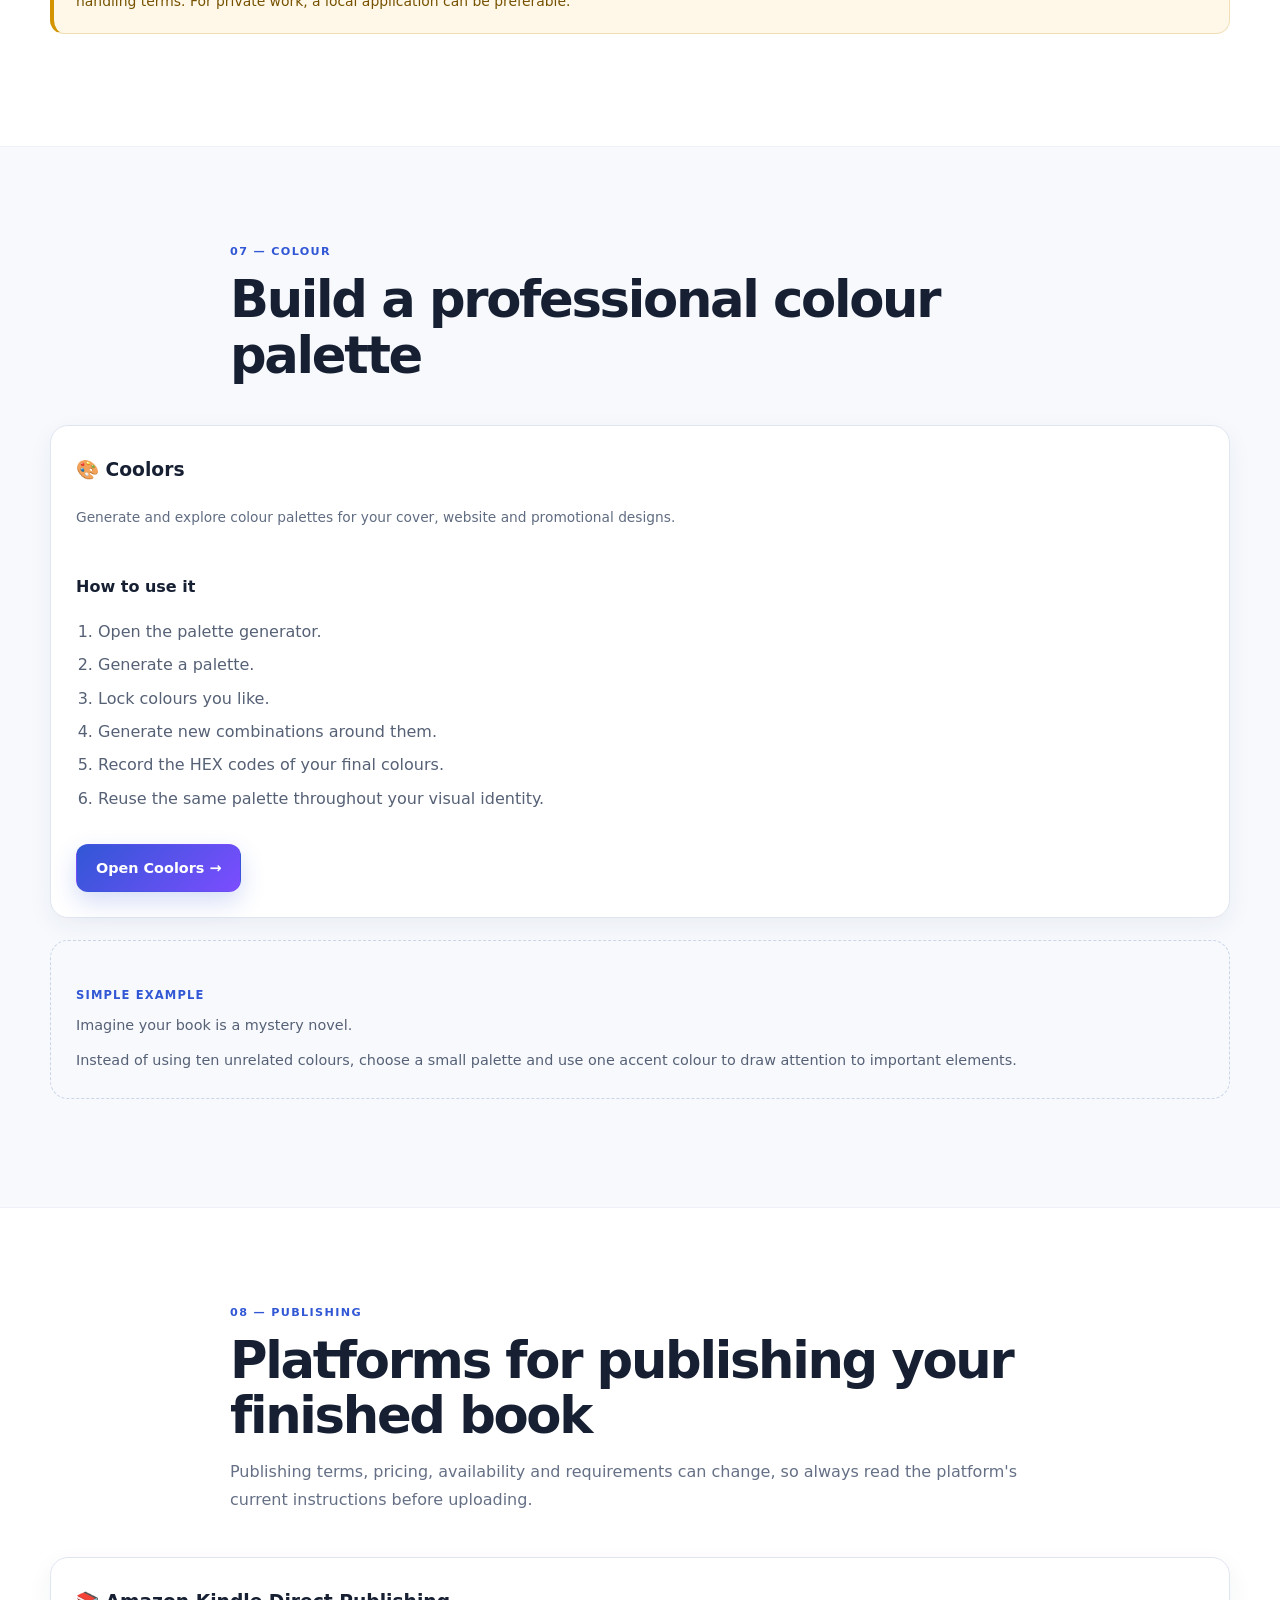
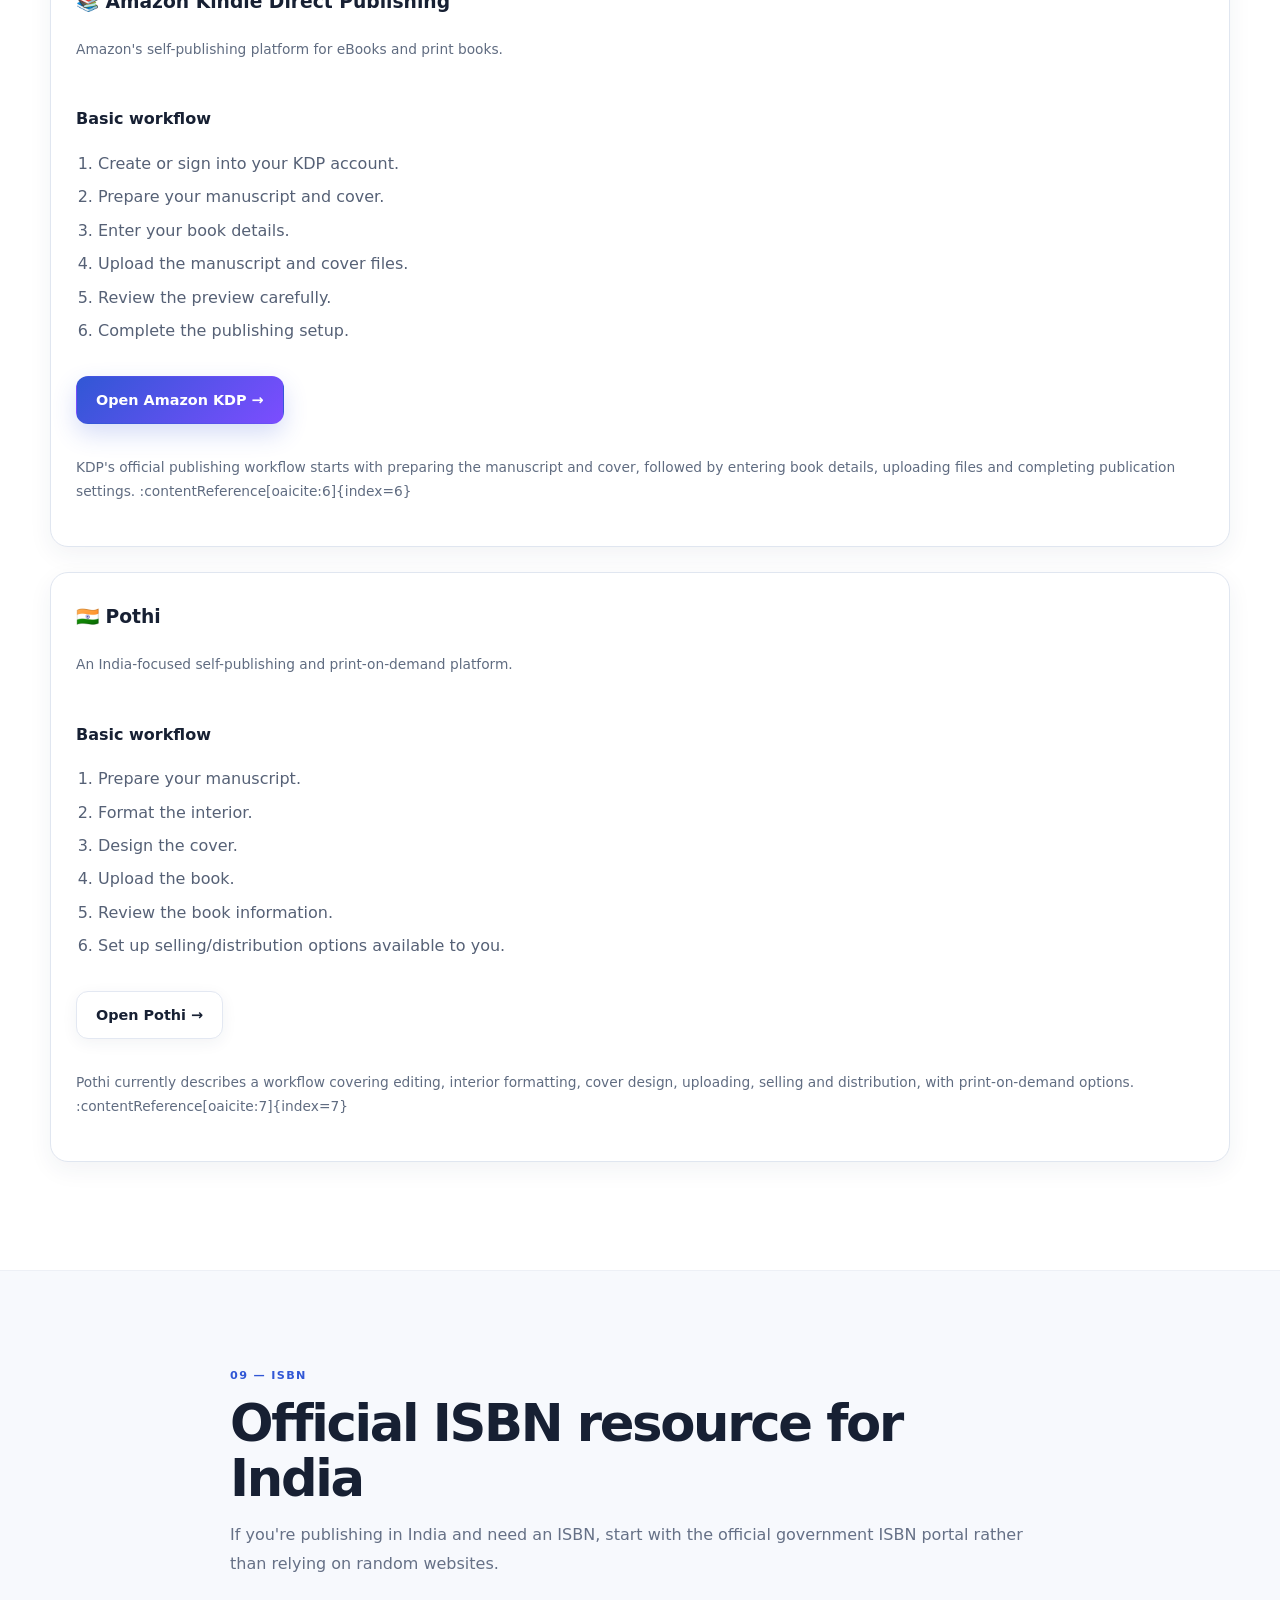
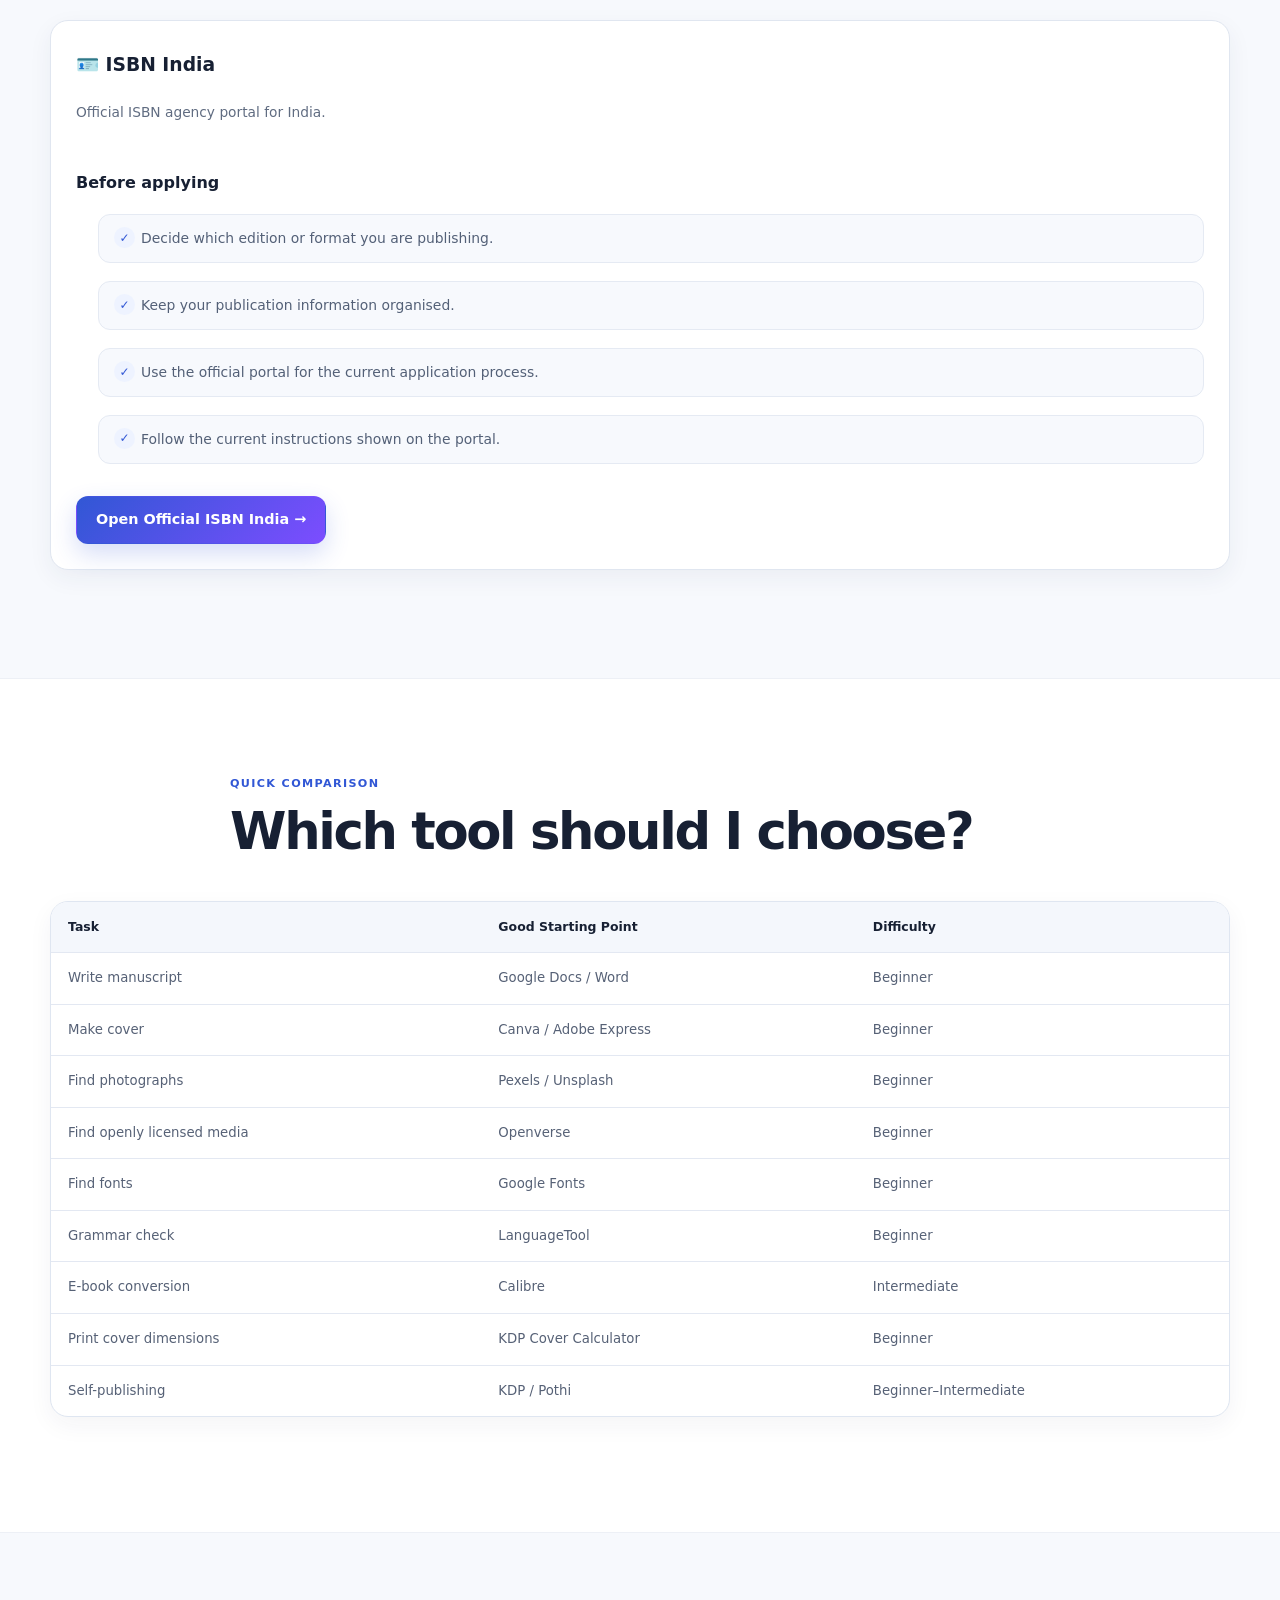
<file: tools.html>
<!DOCTYPE html>
<html lang="en">
<head>

  <meta charset="UTF-8">

  <meta
    name="viewport"
    content="width=device-width, initial-scale=1.0"
  >

  <title>Free Book-Making Tools | BookForge</title>

  <meta
    name="description"
    content="A complete collection of useful free and freemium tools for writing, designing, formatting, proofreading, creating covers, finding images, making PDFs and publishing books."
  >

  <meta
    name="keywords"
    content="free book tools, book writing tools, book cover maker, Canva, Adobe Express, Pexels, Unsplash, Google Docs, grammar checker, PDF tools, KDP, Pothi, ISBN India"
  >

  <meta name="author" content="Akarsh Singh">
  <meta name="robots" content="index, follow">

  <link rel="stylesheet" href="style.css">

</head>


<body>


<!-- =====================================================
     HEADER
     ===================================================== -->

<header class="site-header">

  <div class="nav-container">

    <a href="index.html" class="logo">

      <span class="logo-icon">B</span>

      <span>
        <strong>BookForge</strong>
        <small>Build Your Book</small>
      </span>

    </a>


    <button
      class="menu-toggle"
      id="menuToggle"
      aria-label="Open navigation"
      aria-expanded="false"
    >
      ☰
    </button>


    <nav class="main-nav" id="mainNav">

      <a href="index.html">Home</a>

      <a href="writing.html">Write</a>

      <a href="characters.html">Characters</a>

      <a href="design.html">Design</a>

      <a href="tools.html" class="active">Tools</a>

      <a href="templates.html">Templates</a>

      <a href="publishing.html">Publish</a>

      <a href="my-books.html">My Books</a>

      <a href="about.html">About</a>

    </nav>

  </div>

</header>



<main>


<!-- =====================================================
     HERO
     ===================================================== -->

<section class="page-hero">

  <div class="container">

    <span class="section-label">
      RESOURCE CENTRE
    </span>

    <h1>
      The tools you need to
      <span class="gradient-text">make your book.</span>
    </h1>

    <p>
      Writing a book doesn't require expensive software.
      This page collects useful tools for writing, editing,
      designing, formatting, finding images, creating PDFs
      and publishing your finished work.
    </p>

  </div>

</section>



<!-- =====================================================
     QUICK TOOL MAP
     ===================================================== -->

<section class="section">

  <div class="container">

    <div class="section-head">

      <span class="section-label">
        START HERE
      </span>

      <h2>
        Which tool do you need?
      </h2>

      <p>
        Find your task first, then choose a suitable tool.
      </p>

    </div>


    <div class="grid three">


      <div class="card">

        <div class="icon">✍️</div>

        <h3>
          Write
        </h3>

        <p>
          Draft and organise your manuscript.
        </p>

        <a
          href="#writing-tools"
          class="text-link"
        >
          Writing tools →
        </a>

      </div>


      <div class="card">

        <div class="icon">🎨</div>

        <h3>
          Design
        </h3>

        <p>
          Create your cover and promotional graphics.
        </p>

        <a
          href="#design-tools"
          class="text-link"
        >
          Design tools →
        </a>

      </div>


      <div class="card">

        <div class="icon">🖼️</div>

        <h3>
          Images
        </h3>

        <p>
          Find images and visual inspiration.
        </p>

        <a
          href="#image-tools"
          class="text-link"
        >
          Image tools →
        </a>

      </div>


      <div class="card">

        <div class="icon">🔤</div>

        <h3>
          Fonts
        </h3>

        <p>
          Find fonts for covers and other designs.
        </p>

        <a
          href="#font-tools"
          class="text-link"
        >
          Font tools →
        </a>

      </div>


      <div class="card">

        <div class="icon">📝</div>

        <h3>
          Edit
        </h3>

        <p>
          Check grammar, spelling and readability.
        </p>

        <a
          href="#editing-tools"
          class="text-link"
        >
          Editing tools →
        </a>

      </div>


      <div class="card">

        <div class="icon">📄</div>

        <h3>
          PDF
        </h3>

        <p>
          Work with your final PDF files.
        </p>

        <a
          href="#pdf-tools"
          class="text-link"
        >
          PDF tools →
        </a>

      </div>


      <div class="card">

        <div class="icon">📚</div>

        <h3>
          Templates
        </h3>

        <p>
          Download ready-made book templates.
        </p>

        <a
          href="templates.html"
          class="text-link"
        >
          View templates →
        </a>

      </div>


      <div class="card">

        <div class="icon">🚀</div>

        <h3>
          Publish
        </h3>

        <p>
          Find publishing and print-on-demand platforms.
        </p>

        <a
          href="#publishing-tools"
          class="text-link"
        >
          Publishing tools →
        </a>

      </div>


      <div class="card">

        <div class="icon">🪪</div>

        <h3>
          ISBN
        </h3>

        <p>
          Find the official ISBN resource for India.
        </p>

        <a
          href="#isbn-tools"
          class="text-link"
        >
          ISBN information →
        </a>

      </div>

    </div>

  </div>

</section>



<!-- =====================================================
     WRITING TOOLS
     ===================================================== -->

<section
  class="section section-light"
  id="writing-tools"
>

  <div class="container">

    <div class="section-head">

      <span class="section-label">
        01 — WRITING
      </span>

      <h2>
        Tools for writing your manuscript
      </h2>

      <p>
        Choose a writing environment that makes it easy to draft,
        organise and revise your book.
      </p>

    </div>


    <!-- GOOGLE DOCS -->

    <div class="resource-card">

      <h3>
        📝 Google Docs
      </h3>

      <p>
        A simple browser-based writing environment. It is especially
        useful if you want your manuscript accessible across devices.
      </p>


      <h4>
        How to use it
      </h4>

      <ol>

        <li>
          Open Google Docs.
        </li>

        <li>
          Create a blank document.
        </li>

        <li>
          Give it a clear name such as
          <strong>My Novel — Master Manuscript</strong>.
        </li>

        <li>
          Write your chapters in the same document.
        </li>

        <li>
          Use heading styles for chapter titles.
        </li>

        <li>
          Use page breaks between chapters instead of repeatedly
          pressing Enter.
        </li>

        <li>
          Keep a separate backup copy of your manuscript.
        </li>

      </ol>


      <a
        href="https://docs.google.com/"
        target="_blank"
        rel="noopener noreferrer"
        class="btn btn-primary"
      >
        Open Google Docs →
      </a>

    </div>



    <!-- MICROSOFT WORD -->

    <div class="resource-card mt-medium">

      <h3>
        📘 Microsoft Word
      </h3>

      <p>
        A widely used word processor that is useful for manuscript
        writing and professional document formatting.
      </p>


      <h4>
        Useful features
      </h4>

      <ul class="check-list">

        <li>Heading styles</li>

        <li>Page breaks</li>

        <li>Automatic page numbers</li>

        <li>Table of contents</li>

        <li>Find and replace</li>

        <li>PDF export</li>

        <li>DOCX support</li>

      </ul>


      <a
        href="https://www.microsoft.com/microsoft-365/word"
        target="_blank"
        rel="noopener noreferrer"
        class="btn btn-secondary"
      >
        Visit Microsoft Word →
      </a>

    </div>


    <!-- CALIBRE -->

    <div class="resource-card mt-medium">

      <h3>
        📚 Calibre
      </h3>

      <p>
        A free, open-source e-book management application that can
        also convert between many e-book formats.
      </p>


      <h4>
        Basic conversion workflow
      </h4>

      <ol>

        <li>
          Install Calibre from its official website.
        </li>

        <li>
          Add your book to the library.
        </li>

        <li>
          Select the book.
        </li>

        <li>
          Choose <strong>Convert books</strong>.
        </li>

        <li>
          Select your desired output format.
        </li>

        <li>
          Review the conversion settings.
        </li>

        <li>
          Convert and inspect the result.
        </li>

      </ol>


      <a
        href="https://calibre-ebook.com/"
        target="_blank"
        rel="noopener noreferrer"
        class="btn btn-secondary"
      >
        Visit Calibre →
      </a>


      <p class="small-text mt-medium">

        Calibre's official documentation explains that its conversion
        system supports many formats, while also noting that conversion
        is not a substitute for a full e-book editor.
        :contentReference[oaicite:1]{index=1}

      </p>

    </div>

  </div>

</section>



<!-- =====================================================
     DESIGN TOOLS
     ===================================================== -->

<section
  class="section"
  id="design-tools"
>

  <div class="container">

    <div class="section-head">

      <span class="section-label">
        02 — DESIGN
      </span>

      <h2>
        Free and beginner-friendly design tools
      </h2>

      <p>
        Use these tools to create covers, graphics and other visual
        materials.
      </p>

    </div>


    <!-- CANVA -->

    <div class="resource-card">

      <h3>
        🎨 Canva
      </h3>

      <p>
        Canva has book-cover templates and also allows you to start
        with a blank design.
      </p>


      <h4>
        How to make a cover
      </h4>

      <ol>

        <li>
          Open Canva's book-cover templates.
        </li>

        <li>
          Search your genre.
        </li>

        <li>
          Compare several designs before choosing one.
        </li>

        <li>
          Replace the sample title.
        </li>

        <li>
          Replace the author name.
        </li>

        <li>
          Replace or edit the visual elements.
        </li>

        <li>
          Adjust colours.
        </li>

        <li>
          Check the title at small size.
        </li>

        <li>
          Export your finished design using the format required
          by your publisher.
        </li>

      </ol>


      <a
        href="https://www.canva.com/book-covers/templates/"
        target="_blank"
        rel="noopener noreferrer"
        class="btn btn-primary"
      >
        Open Canva Book Covers →
      </a>


      <p class="small-text mt-medium">

        Canva currently offers thousands of book-cover templates,
        including free options, and lets users customise text,
        fonts, colours and images. :contentReference[oaicite:2]{index=2}

      </p>

    </div>



    <!-- ADOBE EXPRESS -->

    <div class="resource-card mt-medium">

      <h3>
        ✨ Adobe Express
      </h3>

      <p>
        A browser-based design tool with book-cover templates and
        a blank-canvas workflow.
      </p>


      <h4>
        How to use it
      </h4>

      <ol>

        <li>
          Open the book-cover maker.
        </li>

        <li>
          Search for a suitable template.
        </li>

        <li>
          Replace the sample text.
        </li>

        <li>
          Add your own images if needed.
        </li>

        <li>
          Adjust fonts and colours.
        </li>

        <li>
          Keep the cover visually simple.
        </li>

        <li>
          Download the finished cover.
        </li>

      </ol>


      <a
        href="https://www.adobe.com/express/create/cover/book"
        target="_blank"
        rel="noopener noreferrer"
        class="btn btn-primary"
      >
        Open Adobe Express →
      </a>


      <p class="small-text mt-medium">

        Adobe currently describes its book-cover maker as free to use
        and provides templates, image resources and customisation tools.
        :contentReference[oaicite:3]{index=3}

      </p>

    </div>



    <!-- KDP CALCULATOR -->

    <div class="resource-card mt-medium">

      <h3>
        📐 KDP Cover Calculator
      </h3>

      <p>
        Use this when preparing a print cover for Amazon KDP.
        Don't guess your spine width.
      </p>


      <h4>
        How to use it
      </h4>

      <ol>

        <li>
          Select your binding.
        </li>

        <li>
          Select your interior and paper choices.
        </li>

        <li>
          Select the trim size.
        </li>

        <li>
          Enter your final page count.
        </li>

        <li>
          Generate the template.
        </li>

        <li>
          Use the generated dimensions when creating your cover.
        </li>

      </ol>


      <a
        href="https://kdp.amazon.com/cover-calculator"
        target="_blank"
        rel="noopener noreferrer"
        class="btn btn-secondary"
      >
        Open KDP Cover Calculator →
      </a>

    </div>

  </div>

</section>



<!-- =====================================================
     IMAGE TOOLS
     ===================================================== -->

<section
  class="section section-light"
  id="image-tools"
>

  <div class="container">

    <div class="section-head">

      <span class="section-label">
        03 — IMAGES
      </span>

      <h2>
        Find images for your designs
      </h2>

      <p>
        Always check the licence and usage restrictions for the
        particular image and source before publishing.
      </p>

    </div>


    <!-- PEXELS -->

    <div class="resource-card">

      <h3>
        📷 Pexels
      </h3>

      <p>
        Useful for finding photographs and videos for creative projects.
      </p>


      <h4>
        How to use it
      </h4>

      <ol>

        <li>
          Search for the subject or mood of your book.
        </li>

        <li>
          Open an image you like.
        </li>

        <li>
          Read the current licence information.
        </li>

        <li>
          Download the image.
        </li>

        <li>
          Import it into your design software.
        </li>

        <li>
          Modify it as necessary for your design.
        </li>

      </ol>


      <a
        href="https://www.pexels.com/"
        target="_blank"
        rel="noopener noreferrer"
        class="btn btn-primary"
      >
        Visit Pexels →
      </a>


      <p class="small-text mt-medium">

        Pexels says its photos and videos can be downloaded and used
        for free, including commercial use, under the Pexels licence.
        It also lists restrictions, so read the licence before publishing.
        :contentReference[oaicite:4]{index=4}

      </p>

    </div>



    <!-- UNSPLASH -->

    <div class="resource-card mt-medium">

      <h3>
        📸 Unsplash
      </h3>

      <p>
        A popular source of photography for creative projects.
      </p>


      <h4>
        How to use it
      </h4>

      <ol>

        <li>
          Search for a subject, atmosphere or visual concept.
        </li>

        <li>
          Look for an image with enough empty space for your title.
        </li>

        <li>
          Review the current licence information.
        </li>

        <li>
          Download the image.
        </li>

        <li>
          Add it to your cover or design.
        </li>

      </ol>


      <a
        href="https://unsplash.com/"
        target="_blank"
        rel="noopener noreferrer"
        class="btn btn-secondary"
      >
        Visit Unsplash →
      </a>


      <p class="small-text mt-medium">

        Unsplash maintains an official licence guide covering
        commercial use, attribution, releases and other issues.
        Check the current licence before using an image in a
        published product. :contentReference[oaicite:5]{index=5}

      </p>

    </div>



    <!-- OPENVERSE -->

    <div class="resource-card mt-medium">

      <h3>
        🔎 Openverse
      </h3>

      <p>
        Useful when you want to search across openly licensed or
        public-domain media.
      </p>


      <h4>
        How to use it
      </h4>

      <ol>

        <li>
          Search for the subject you need.
        </li>

        <li>
          Open an individual result.
        </li>

        <li>
          Check its specific licence.
        </li>

        <li>
          Follow any attribution requirements.
        </li>

        <li>
          Save the licence information with your project records.
        </li>

      </ol>


      <a
        href="https://openverse.org/"
        target="_blank"
        rel="noopener noreferrer"
        class="btn btn-secondary"
      >
        Visit Openverse →
      </a>

    </div>

  </div>

</section>



<!-- =====================================================
     FONT TOOLS
     ===================================================== -->

<section
  class="section"
  id="font-tools"
>

  <div class="container">

    <div class="section-head">

      <span class="section-label">
        04 — FONTS
      </span>

      <h2>
        Find fonts for your book
      </h2>

    </div>


    <!-- GOOGLE FONTS -->

    <div class="resource-card">

      <h3>
        🔤 Google Fonts
      </h3>

      <p>
        Browse a large collection of fonts for your designs and
        projects.
      </p>


      <h4>
        How to use it
      </h4>

      <ol>

        <li>
          Open Google Fonts.
        </li>

        <li>
          Search for a font.
        </li>

        <li>
          Preview your own text.
        </li>

        <li>
          Check the licence information.
        </li>

        <li>
          Download or use the font according to its licence.
        </li>

      </ol>


      <a
        href="https://fonts.google.com/"
        target="_blank"
        rel="noopener noreferrer"
        class="btn btn-primary"
      >
        Open Google Fonts →
      </a>

    </div>


    <div class="info mt-large">

      <strong>Book-design tip:</strong>
      Don't use a different font for every chapter. Create a simple
      typography system—for example, one font for body text and one
      complementary style for headings.

    </div>

  </div>

</section>



<!-- =====================================================
     EDITING TOOLS
     ===================================================== -->

<section
  class="section section-light"
  id="editing-tools"
>

  <div class="container">

    <div class="section-head">

      <span class="section-label">
        05 — EDITING
      </span>

      <h2>
        Check your writing before publishing
      </h2>

      <p>
        Software can catch some mistakes, but human proofreading is
        still important.
      </p>

    </div>


    <!-- LANGUAGETOOL -->

    <div class="resource-card">

      <h3>
        📝 LanguageTool
      </h3>

      <p>
        A grammar and spelling checking service that can help identify
        possible problems in your writing.
      </p>


      <h4>
        How to use it
      </h4>

      <ol>

        <li>
          Open the LanguageTool website.
        </li>

        <li>
          Paste a section of your manuscript.
        </li>

        <li>
          Review the suggestions.
        </li>

        <li>
          Do not blindly accept every suggestion.
        </li>

        <li>
          Decide whether each change actually fits your meaning and
          writing style.
        </li>

        <li>
          Read the final passage yourself.
        </li>

      </ol>


      <a
        href="https://languagetool.org/"
        target="_blank"
        rel="noopener noreferrer"
        class="btn btn-primary"
      >
        Open LanguageTool →
      </a>

    </div>



    <!-- EDITING CHECK -->

    <div class="template-box mt-large">

      <h3>
        ✂️ Four Editing Passes
      </h3>


      <div class="grid two mt-medium">

        <div class="example-box">

          <h4>
            Pass 1 — Story
          </h4>

          <p>
            Does the plot make sense?
            Are scenes in the right order?
          </p>

        </div>


        <div class="example-box">

          <h4>
            Pass 2 — Character
          </h4>

          <p>
            Do characters behave consistently?
            Do their choices make sense?
          </p>

        </div>


        <div class="example-box">

          <h4>
            Pass 3 — Language
          </h4>

          <p>
            Improve awkward sentences, repetition and unnecessary words.
          </p>

        </div>


        <div class="example-box">

          <h4>
            Pass 4 — Proofreading
          </h4>

          <p>
            Check spelling, punctuation, formatting and final page errors.
          </p>

        </div>

      </div>

    </div>

  </div>

</section>



<!-- =====================================================
     PDF TOOLS
     ===================================================== -->

<section
  class="section"
  id="pdf-tools"
>

  <div class="container">

    <div class="section-head">

      <span class="section-label">
        06 — PDF
      </span>

      <h2>
        Working with your final PDF
      </h2>

      <p>
        Your publishing platform may specify exactly which PDF
        settings it accepts. Follow those requirements first.
      </p>

    </div>


    <div class="grid two">


      <div class="card">

        <div class="icon">📄</div>

        <h3>
          Adobe Acrobat
        </h3>

        <p>
          Useful for viewing, checking and working with PDF files.
        </p>

        <a
          href="https://www.adobe.com/acrobat.html"
          target="_blank"
          rel="noopener noreferrer"
          class="text-link"
        >
          Visit Adobe Acrobat →
        </a>

      </div>


      <div class="card">

        <div class="icon">📑</div>

        <h3>
          PDF24
        </h3>

        <p>
          Provides various browser-based PDF utilities.
          Check the individual tool's current features before use.
        </p>

        <a
          href="https://tools.pdf24.org/"
          target="_blank"
          rel="noopener noreferrer"
          class="text-link"
        >
          Visit PDF24 →
        </a>

      </div>


    </div>


    <div class="warning mt-large">

      <strong>Privacy tip:</strong>
      Don't upload sensitive manuscripts or personal documents to an
      online PDF service unless you're comfortable with that service's
      privacy and data-handling terms. For private work, a local
      application can be preferable.

    </div>

  </div>

</section>



<!-- =====================================================
     COLOUR TOOLS
     ===================================================== -->

<section class="section section-light">

  <div class="container">

    <div class="section-head">

      <span class="section-label">
        07 — COLOUR
      </span>

      <h2>
        Build a professional colour palette
      </h2>

    </div>


    <div class="resource-card">

      <h3>
        🎨 Coolors
      </h3>

      <p>
        Generate and explore colour palettes for your cover,
        website and promotional designs.
      </p>


      <h4>
        How to use it
      </h4>

      <ol>

        <li>
          Open the palette generator.
        </li>

        <li>
          Generate a palette.
        </li>

        <li>
          Lock colours you like.
        </li>

        <li>
          Generate new combinations around them.
        </li>

        <li>
          Record the HEX codes of your final colours.
        </li>

        <li>
          Reuse the same palette throughout your visual identity.
        </li>

      </ol>


      <a
        href="https://coolors.co/"
        target="_blank"
        rel="noopener noreferrer"
        class="btn btn-primary"
      >
        Open Coolors →
      </a>

    </div>


    <div class="example-box mt-large">

      <h4>
        Simple Example
      </h4>

      <p>
        Imagine your book is a mystery novel.
      </p>

      <p>
        Instead of using ten unrelated colours, choose a small
        palette and use one accent colour to draw attention to
        important elements.
      </p>

    </div>

  </div>

</section>



<!-- =====================================================
     PUBLISHING TOOLS
     ===================================================== -->

<section
  class="section"
  id="publishing-tools"
>

  <div class="container">

    <div class="section-head">

      <span class="section-label">
        08 — PUBLISHING
      </span>

      <h2>
        Platforms for publishing your finished book
      </h2>

      <p>
        Publishing terms, pricing, availability and requirements can
        change, so always read the platform's current instructions
        before uploading.
      </p>

    </div>


    <!-- AMAZON KDP -->

    <div class="resource-card">

      <h3>
        📚 Amazon Kindle Direct Publishing
      </h3>

      <p>
        Amazon's self-publishing platform for eBooks and print books.
      </p>


      <h4>
        Basic workflow
      </h4>

      <ol>

        <li>
          Create or sign into your KDP account.
        </li>

        <li>
          Prepare your manuscript and cover.
        </li>

        <li>
          Enter your book details.
        </li>

        <li>
          Upload the manuscript and cover files.
        </li>

        <li>
          Review the preview carefully.
        </li>

        <li>
          Complete the publishing setup.
        </li>

      </ol>


      <a
        href="https://kdp.amazon.com/"
        target="_blank"
        rel="noopener noreferrer"
        class="btn btn-primary"
      >
        Open Amazon KDP →
      </a>


      <p class="small-text mt-medium">

        KDP's official publishing workflow starts with preparing the
        manuscript and cover, followed by entering book details,
        uploading files and completing publication settings.
        :contentReference[oaicite:6]{index=6}

      </p>

    </div>



    <!-- POTHI -->

    <div class="resource-card mt-medium">

      <h3>
        🇮🇳 Pothi
      </h3>

      <p>
        An India-focused self-publishing and print-on-demand platform.
      </p>


      <h4>
        Basic workflow
      </h4>

      <ol>

        <li>
          Prepare your manuscript.
        </li>

        <li>
          Format the interior.
        </li>

        <li>
          Design the cover.
        </li>

        <li>
          Upload the book.
        </li>

        <li>
          Review the book information.
        </li>

        <li>
          Set up selling/distribution options available to you.
        </li>

      </ol>


      <a
        href="https://pothi.com/"
        target="_blank"
        rel="noopener noreferrer"
        class="btn btn-secondary"
      >
        Open Pothi →
      </a>


      <p class="small-text mt-medium">

        Pothi currently describes a workflow covering editing,
        interior formatting, cover design, uploading, selling and
        distribution, with print-on-demand options. :contentReference[oaicite:7]{index=7}

      </p>

    </div>

  </div>

</section>



<!-- =====================================================
     ISBN
     ===================================================== -->

<section
  class="section section-light"
  id="isbn-tools"
>

  <div class="container">

    <div class="section-head">

      <span class="section-label">
        09 — ISBN
      </span>

      <h2>
        Official ISBN resource for India
      </h2>

      <p>
        If you're publishing in India and need an ISBN, start with
        the official government ISBN portal rather than relying on
        random websites.
      </p>

    </div>


    <div class="resource-card">

      <h3>
        🪪 ISBN India
      </h3>

      <p>
        Official ISBN agency portal for India.
      </p>


      <h4>
        Before applying
      </h4>

      <ul class="check-list">

        <li>
          Decide which edition or format you are publishing.
        </li>

        <li>
          Keep your publication information organised.
        </li>

        <li>
          Use the official portal for the current application process.
        </li>

        <li>
          Follow the current instructions shown on the portal.
        </li>

      </ul>


      <a
        href="https://isbn.gov.in/"
        target="_blank"
        rel="noopener noreferrer"
        class="btn btn-primary"
      >
        Open Official ISBN India →
      </a>

    </div>

  </div>

</section>



<!-- =====================================================
     TOOL COMPARISON
     ===================================================== -->

<section class="section">

  <div class="container">

    <div class="section-head">

      <span class="section-label">
        QUICK COMPARISON
      </span>

      <h2>
        Which tool should I choose?
      </h2>

    </div>


    <div class="table-wrap">

      <table>

        <thead>

          <tr>

            <th>
              Task
            </th>

            <th>
              Good Starting Point
            </th>

            <th>
              Difficulty
            </th>

          </tr>

        </thead>


        <tbody>

          <tr>

            <td>
              Write manuscript
            </td>

            <td>
              Google Docs / Word
            </td>

            <td>
              Beginner
            </td>

          </tr>


          <tr>

            <td>
              Make cover
            </td>

            <td>
              Canva / Adobe Express
            </td>

            <td>
              Beginner
            </td>

          </tr>


          <tr>

            <td>
              Find photographs
            </td>

            <td>
              Pexels / Unsplash
            </td>

            <td>
              Beginner
            </td>

          </tr>


          <tr>

            <td>
              Find openly licensed media
            </td>

            <td>
              Openverse
            </td>

            <td>
              Beginner
            </td>

          </tr>


          <tr>

            <td>
              Find fonts
            </td>

            <td>
              Google Fonts
            </td>

            <td>
              Beginner
            </td>

          </tr>


          <tr>

            <td>
              Grammar check
            </td>

            <td>
              LanguageTool
            </td>

            <td>
              Beginner
            </td>

          </tr>


          <tr>

            <td>
              E-book conversion
            </td>

            <td>
              Calibre
            </td>

            <td>
              Intermediate
            </td>

          </tr>


          <tr>

            <td>
              Print cover dimensions
            </td>

            <td>
              KDP Cover Calculator
            </td>

            <td>
              Beginner
            </td>

          </tr>


          <tr>

            <td>
              Self-publishing
            </td>

            <td>
              KDP / Pothi
            </td>

            <td>
              Beginner–Intermediate
            </td>

          </tr>

        </tbody>

      </table>

    </div>

  </div>

</section>



<!-- =====================================================
     SAFE WORKFLOW
     ===================================================== -->

<section class="section section-light">

  <div class="container">

    <div class="section-head">

      <span class="section-label">
        RECOMMENDED WORKFLOW
      </span>

      <h2>
        A simple free-tool workflow
      </h2>

      <p>
        You don't need to use every tool on this page.
      </p>

    </div>


    <div class="roadmap">


      <div class="roadmap-card">

        <div class="roadmap-number">
          01
        </div>

        <div class="roadmap-content">

          <h3>
            Write
          </h3>

          <p>
            Draft your manuscript in Google Docs or Word.
          </p>

        </div>

      </div>


      <div class="roadmap-card">

        <div class="roadmap-number">
          02
        </div>

        <div class="roadmap-content">

          <h3>
            Edit
          </h3>

          <p>
            Run your writing through an editing tool, then manually
            proofread it.
          </p>

        </div>

      </div>


      <div class="roadmap-card">

        <div class="roadmap-number">
          03
        </div>

        <div class="roadmap-content">

          <h3>
            Design
          </h3>

          <p>
            Create your cover with Canva or Adobe Express.
          </p>

        </div>

      </div>


      <div class="roadmap-card">

        <div class="roadmap-number">
          04
        </div>

        <div class="roadmap-content">

          <h3>
            Images
          </h3>

          <p>
            Find suitable images and check their licence before use.
          </p>

        </div>

      </div>


      <div class="roadmap-card">

        <div class="roadmap-number">
          05
        </div>

        <div class="roadmap-content">

          <h3>
            Format
          </h3>

          <p>
            Format the interior using your chosen book size and
            publishing requirements.
          </p>

        </div>

      </div>


      <div class="roadmap-card">

        <div class="roadmap-number">
          06
        </div>

        <div class="roadmap-content">

          <h3>
            Check
          </h3>

          <p>
            Inspect the final PDF and fix any errors before uploading.
          </p>

        </div>

      </div>


      <div class="roadmap-card">

        <div class="roadmap-number">
          07
        </div>

        <div class="roadmap-content">

          <h3>
            Publish
          </h3>

          <p>
            Upload to your chosen publishing platform and carefully
            review its preview.
          </p>

        </div>

      </div>

    </div>

  </div>

</section>



<!-- =====================================================
     IMPORTANT REMINDER
     ===================================================== -->

<section class="section">

  <div class="container">

    <div class="warning">

      <strong>One important rule:</strong>

      Free does not always mean "use anything however you want."
      Always check the current licence, terms and publishing
      requirements for third-party images, fonts, templates and
      other assets.

    </div>

  </div>

</section>



<!-- =====================================================
     NEXT STEP
     ===================================================== -->

<section class="section final-cta">

  <div class="container">

    <div class="cta-box">

      <span class="section-label">
        NEXT STEP
      </span>

      <h2>
        Don't start from a blank page.
      </h2>

      <p>
        Use our ready-made book templates to start formatting your
        manuscript faster.
      </p>


      <div class="buttons">

        <a
          href="templates.html"
          class="btn btn-primary"
        >
          Browse Book Templates →
        </a>


        <a
          href="publishing.html"
          class="btn btn-secondary"
        >
          Learn Publishing
        </a>

      </div>

    </div>

  </div>

</section>


</main>



<!-- =====================================================
     FOOTER
     ===================================================== -->

<footer class="site-footer">

  <div class="container footer-grid">


    <div>

      <a href="index.html" class="logo footer-logo">

        <span class="logo-icon">
          B
        </span>

        <span>

          <strong>
            BookForge
          </strong>

          <small>
            Build Your Book
          </small>

        </span>

      </a>


      <p>
        A practical guide for turning an idea into a finished book.
      </p>

    </div>



    <div>

      <h4>
        Explore
      </h4>

      <a href="writing.html">
        Writing
      </a>

      <a href="characters.html">
        Characters
      </a>

      <a href="design.html">
        Design
      </a>

      <a href="tools.html">
        Tools
      </a>

    </div>



    <div>

      <h4>
        Book Making
      </h4>

      <a href="templates.html">
        Templates
      </a>

      <a href="publishing.html">
        Publishing
      </a>

      <a href="my-books.html">
        My Books
      </a>

      <a href="about.html">
        About
      </a>

    </div>


  </div>


  <div class="container footer-bottom">

    <p>
      © 2026 BookForge. Created to help writers make real books.
    </p>

    <p>
      Build your story. Create your book. Share your world.
    </p>

  </div>

</footer>



<script src="script.js"></script>

</body>
</html>
</file>
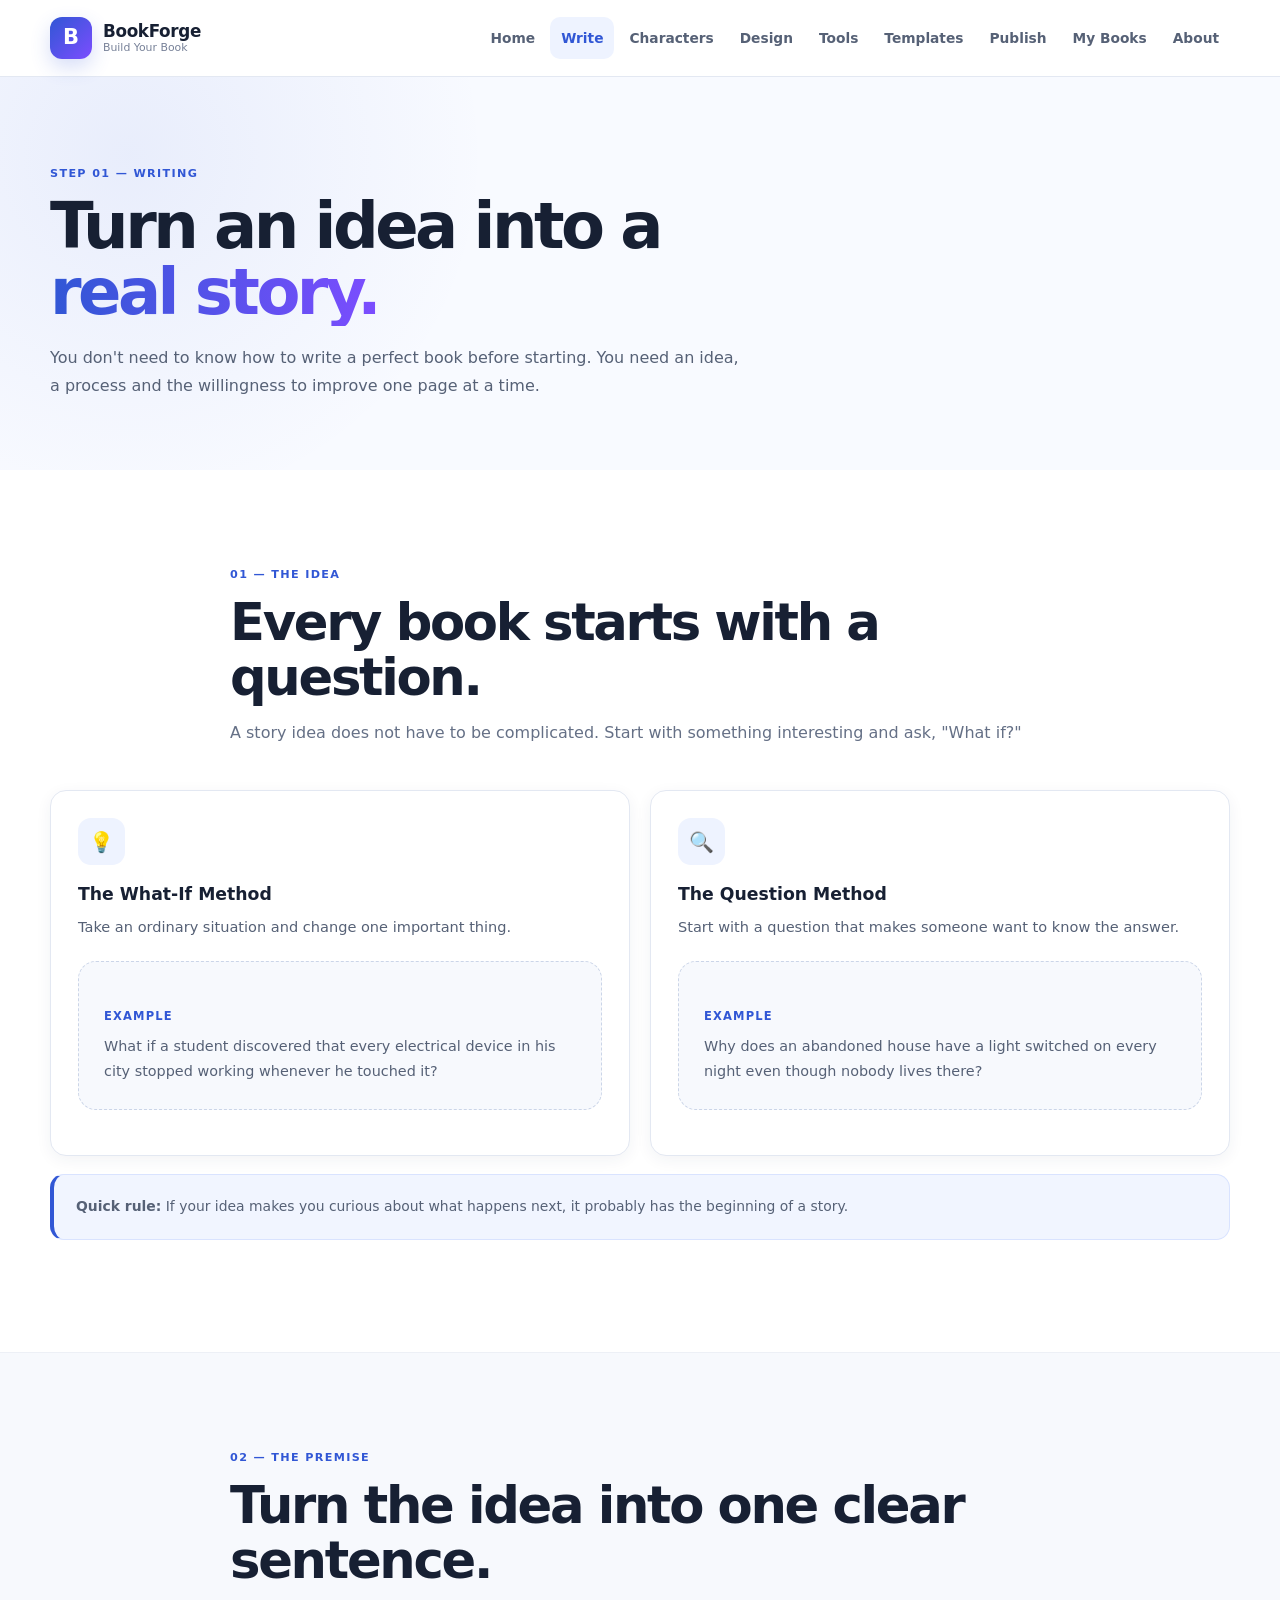
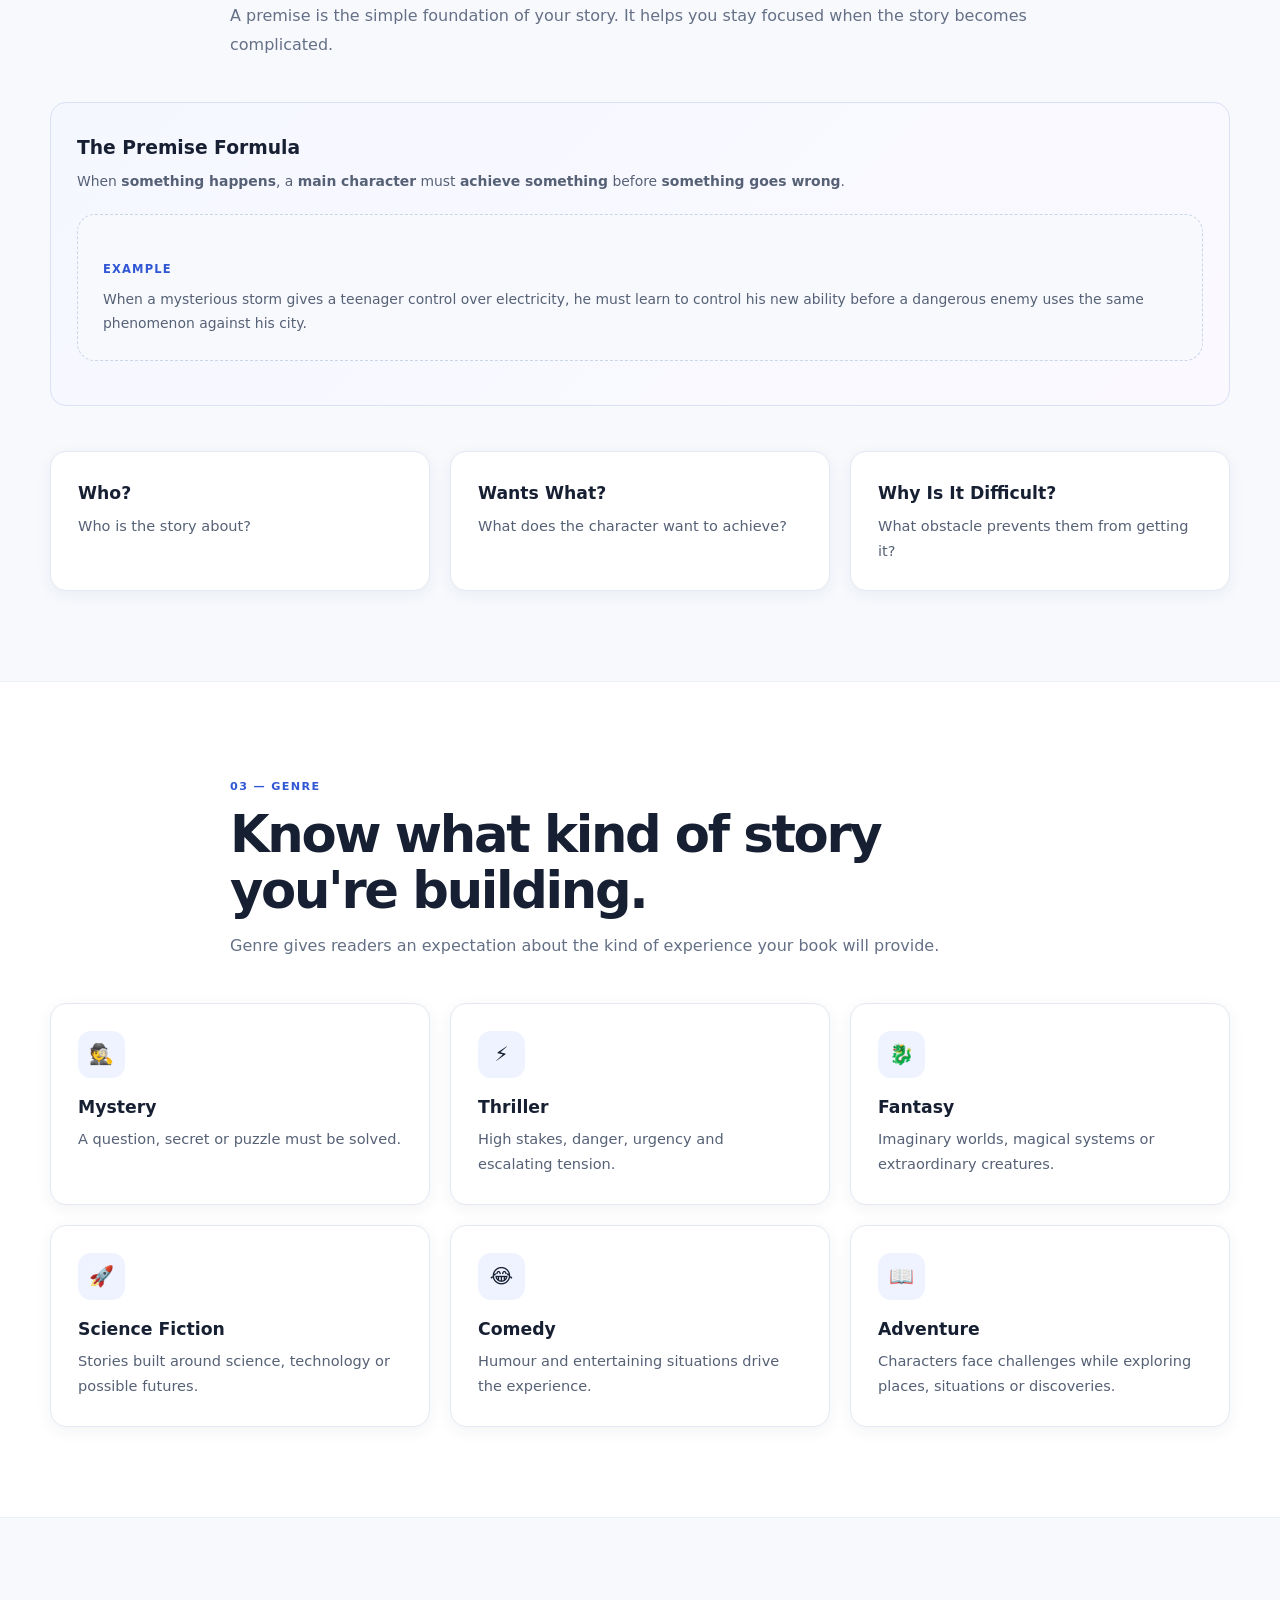
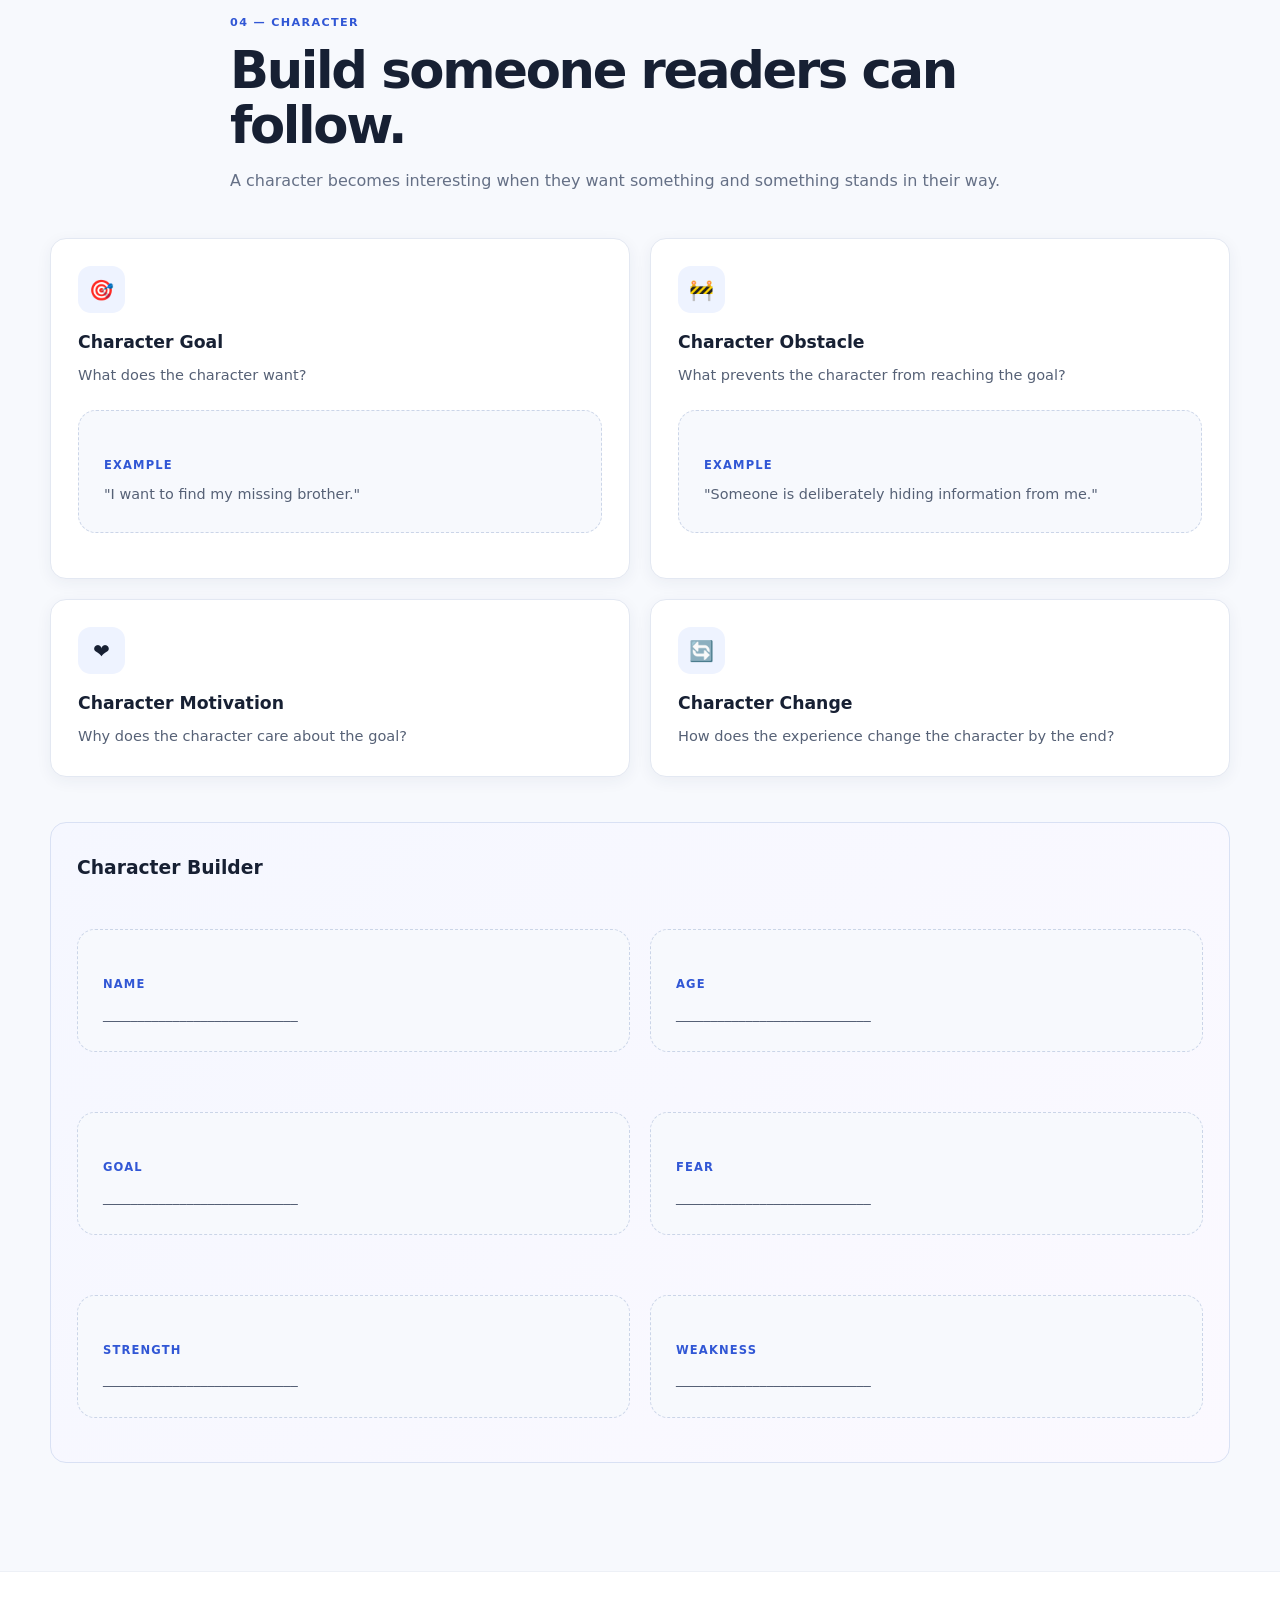
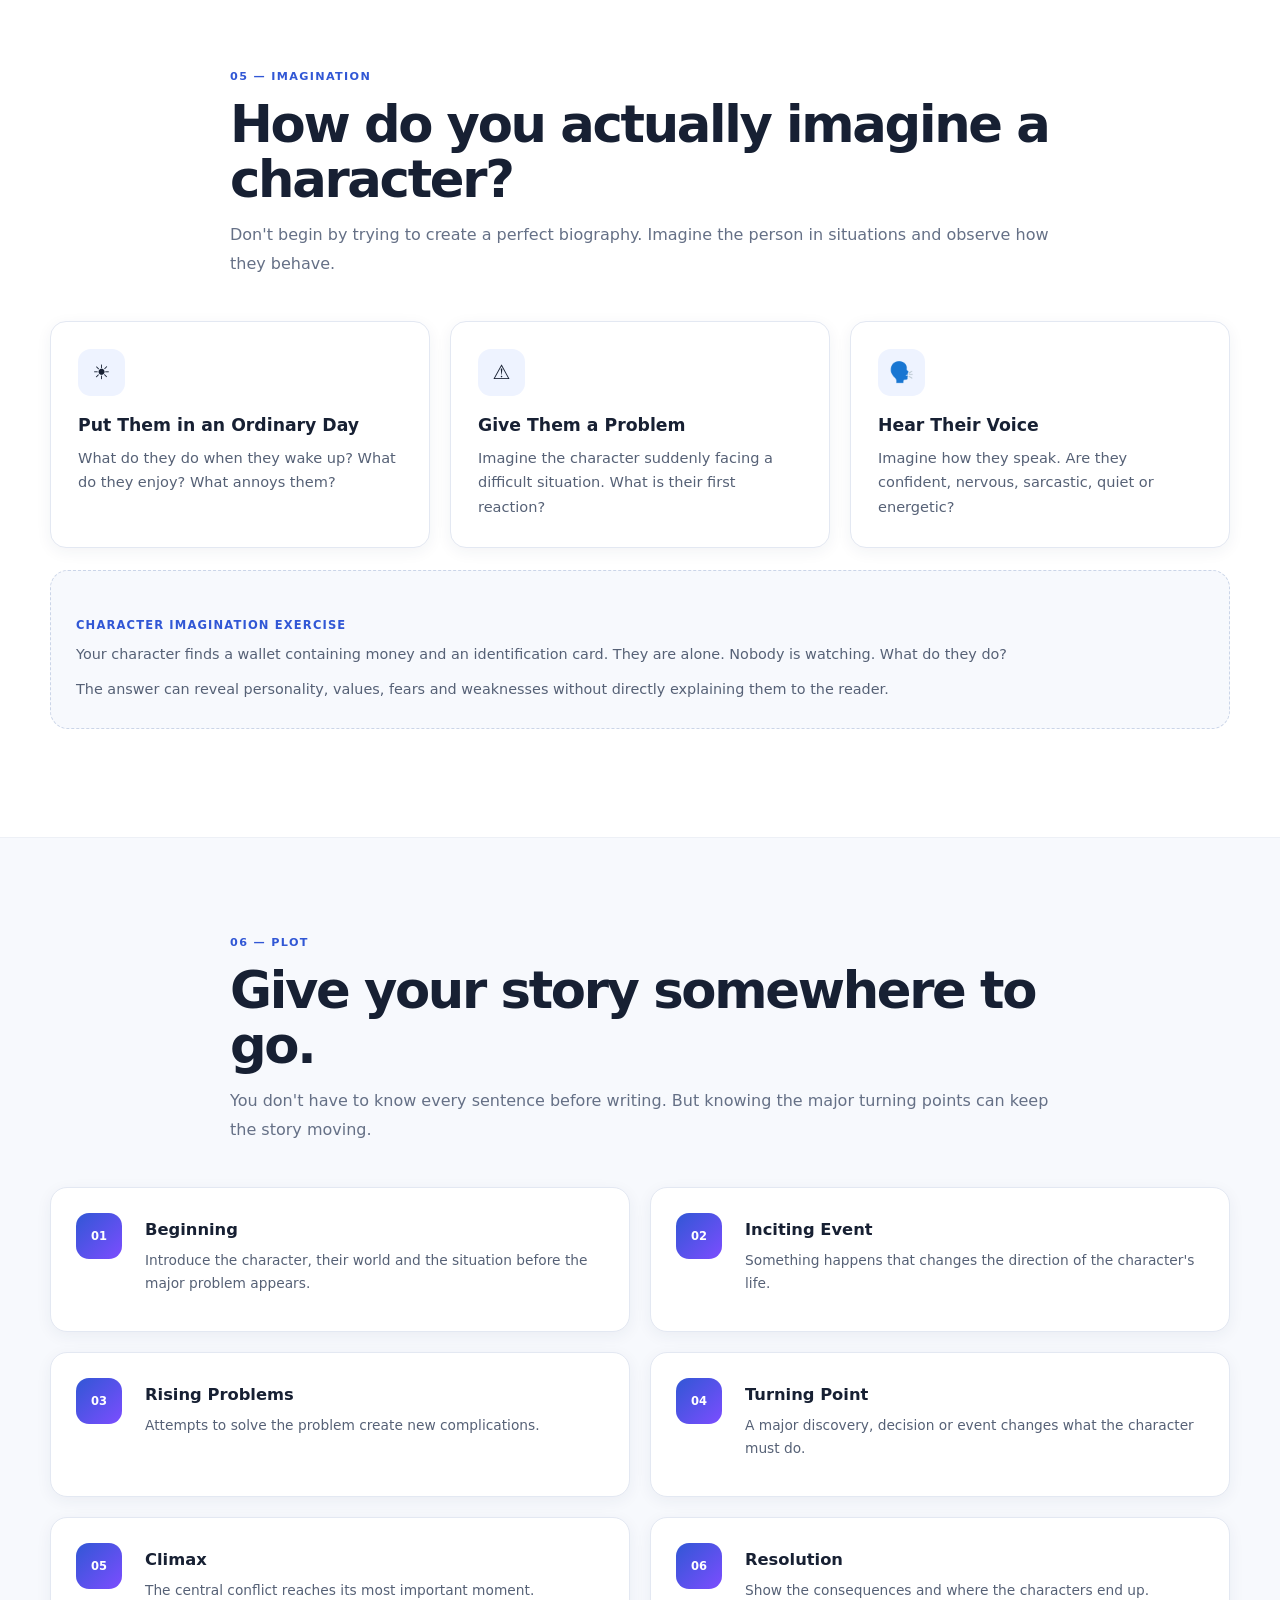
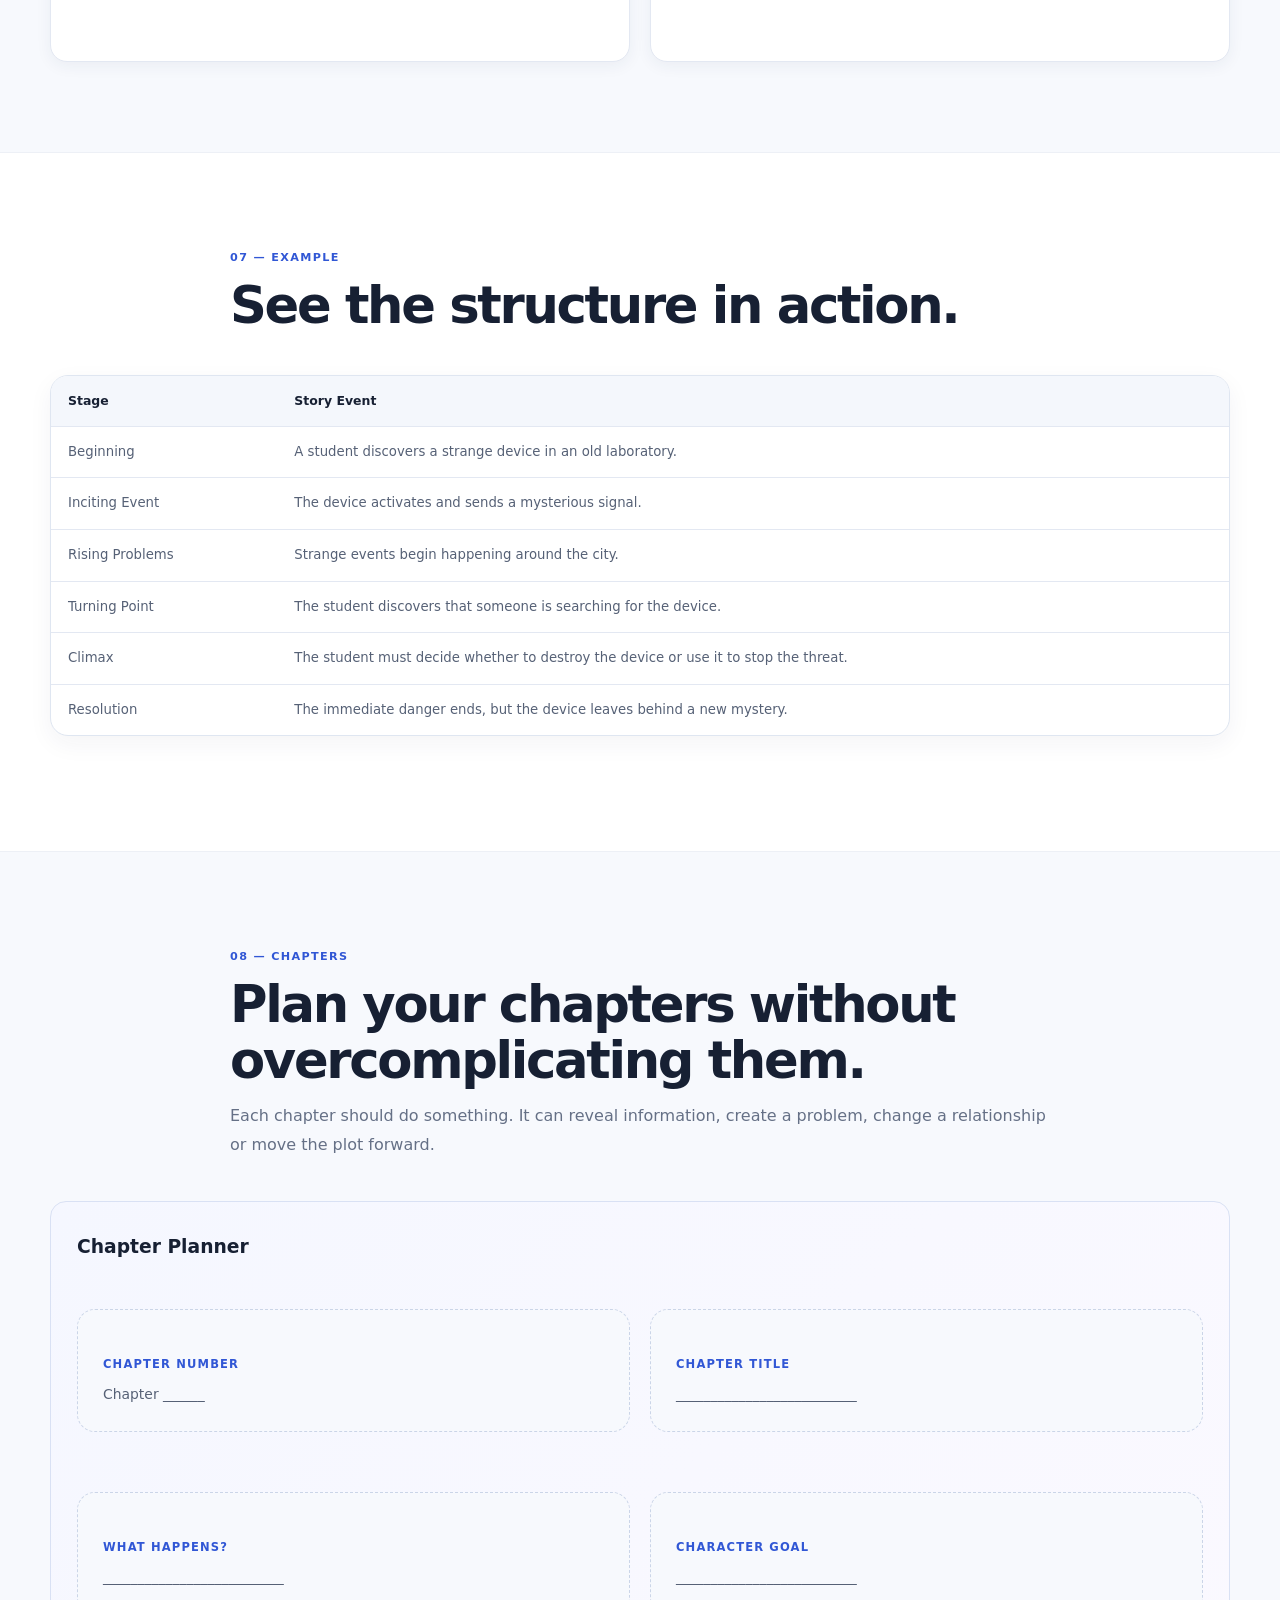
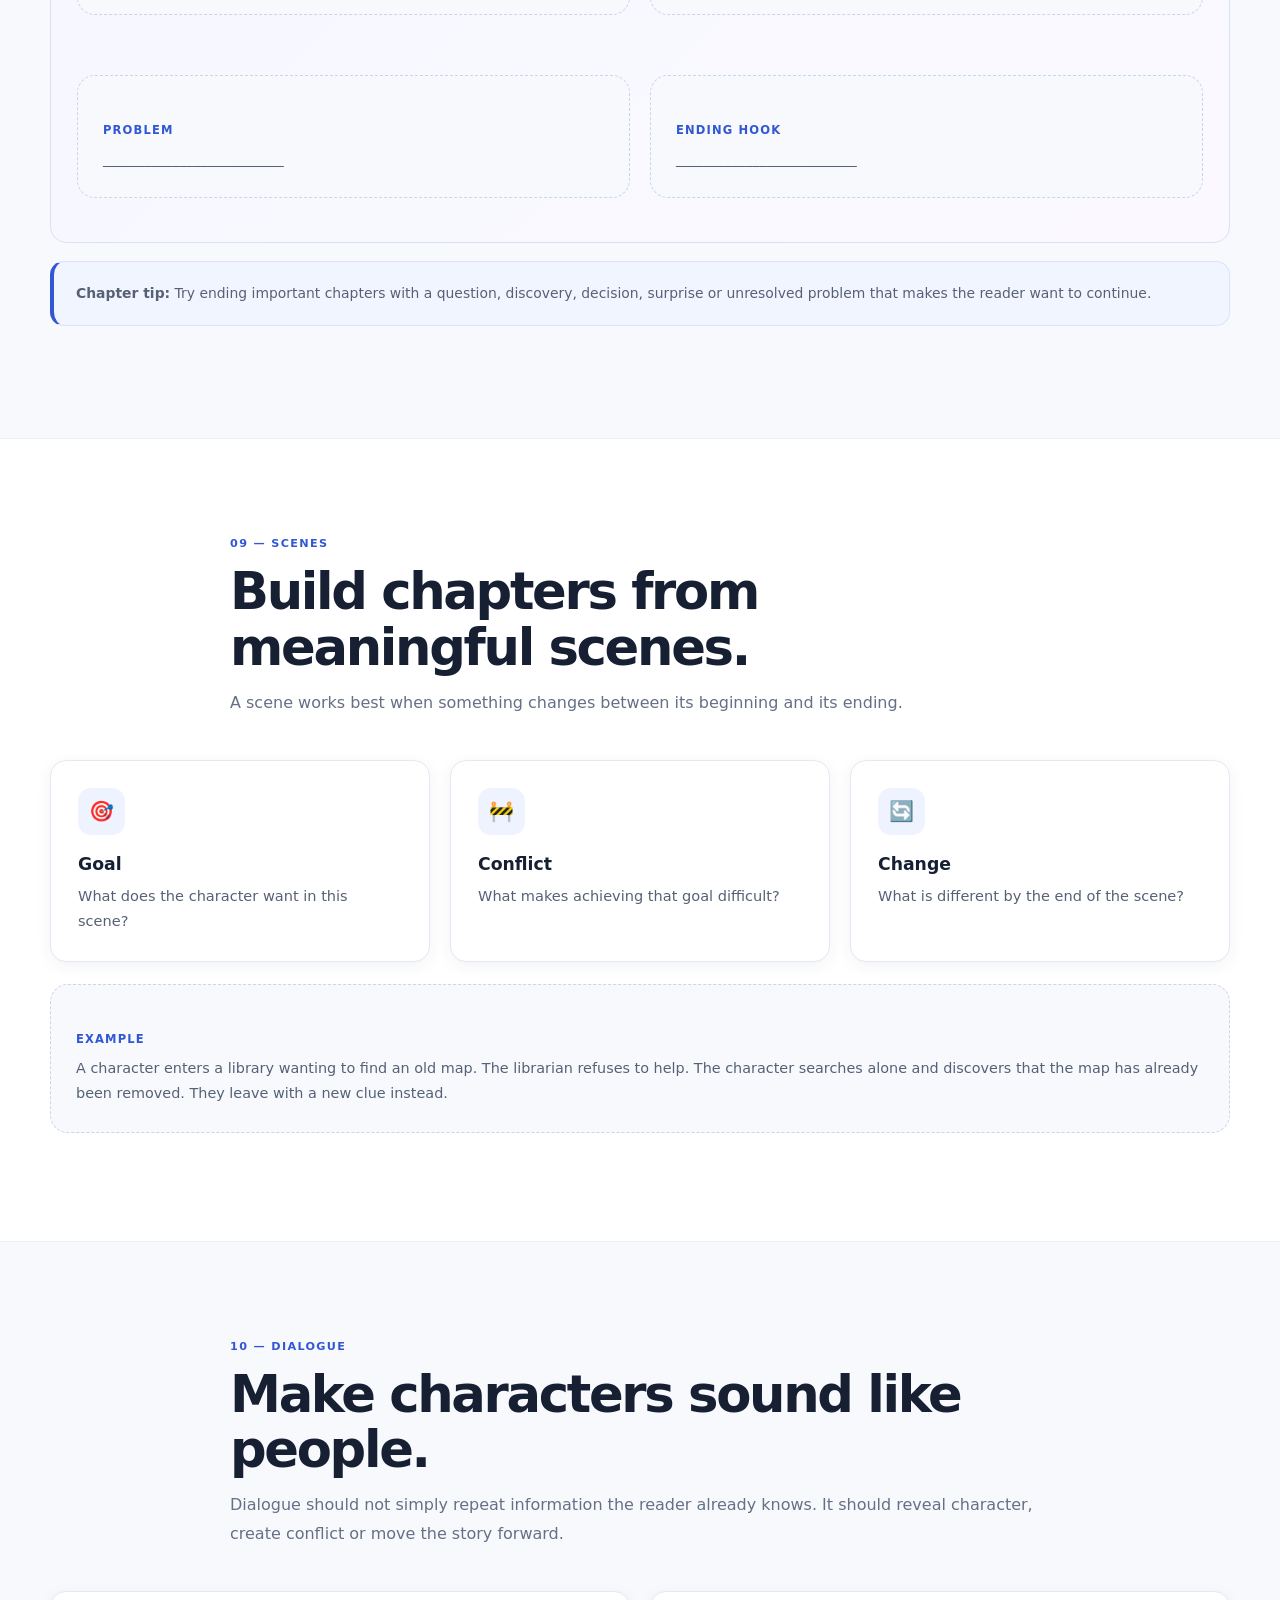
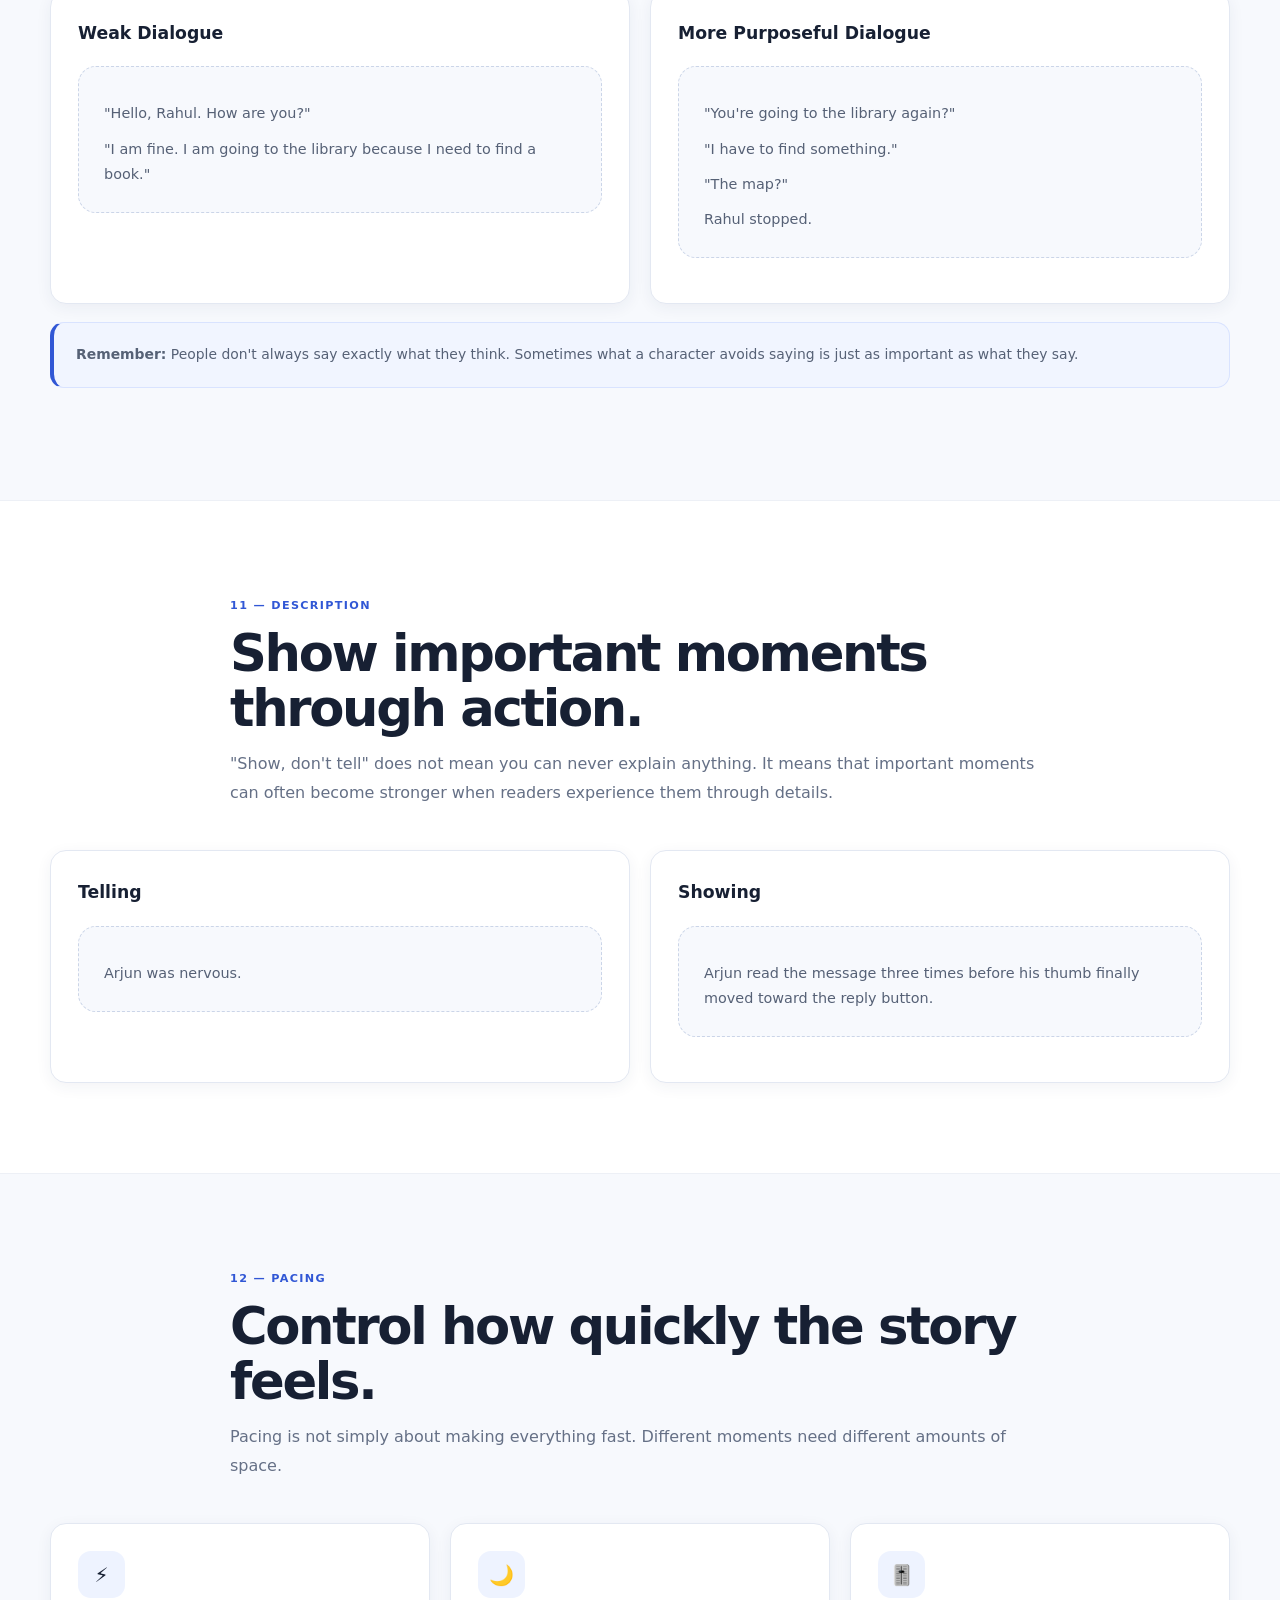
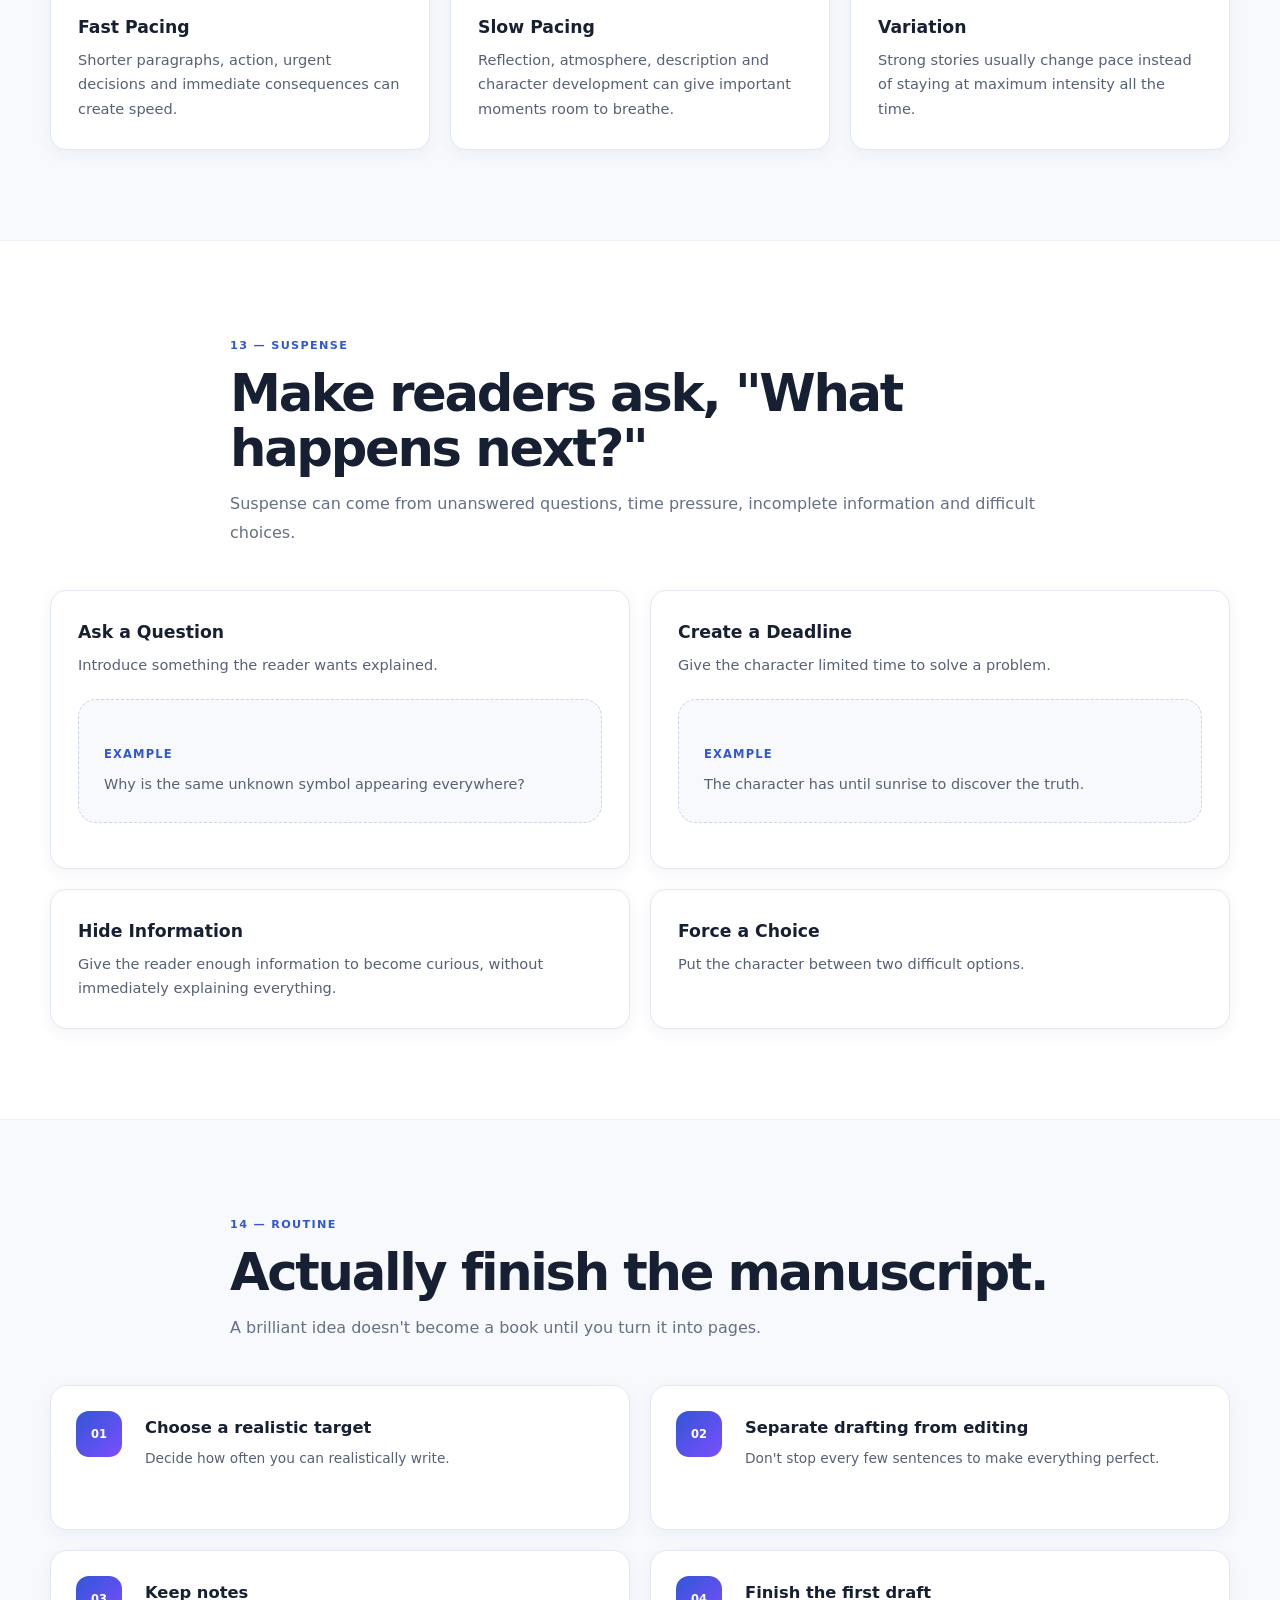
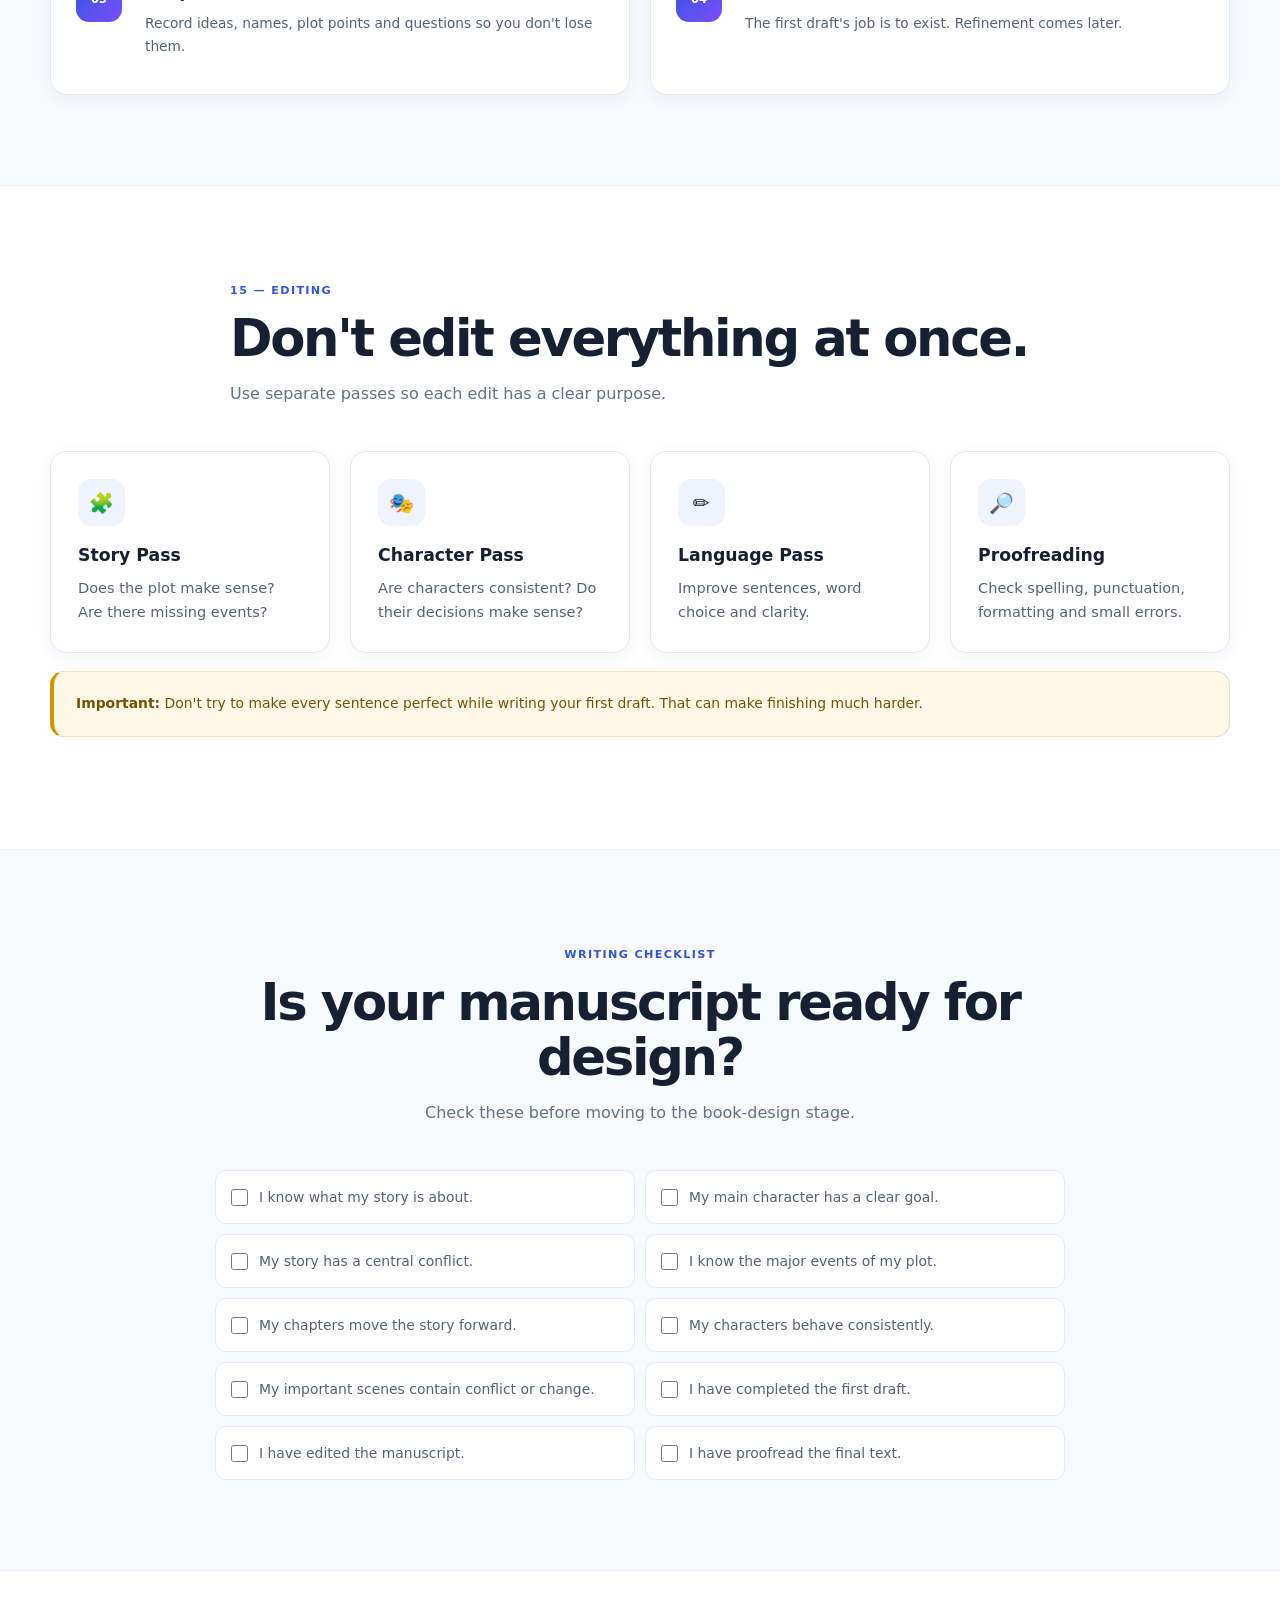
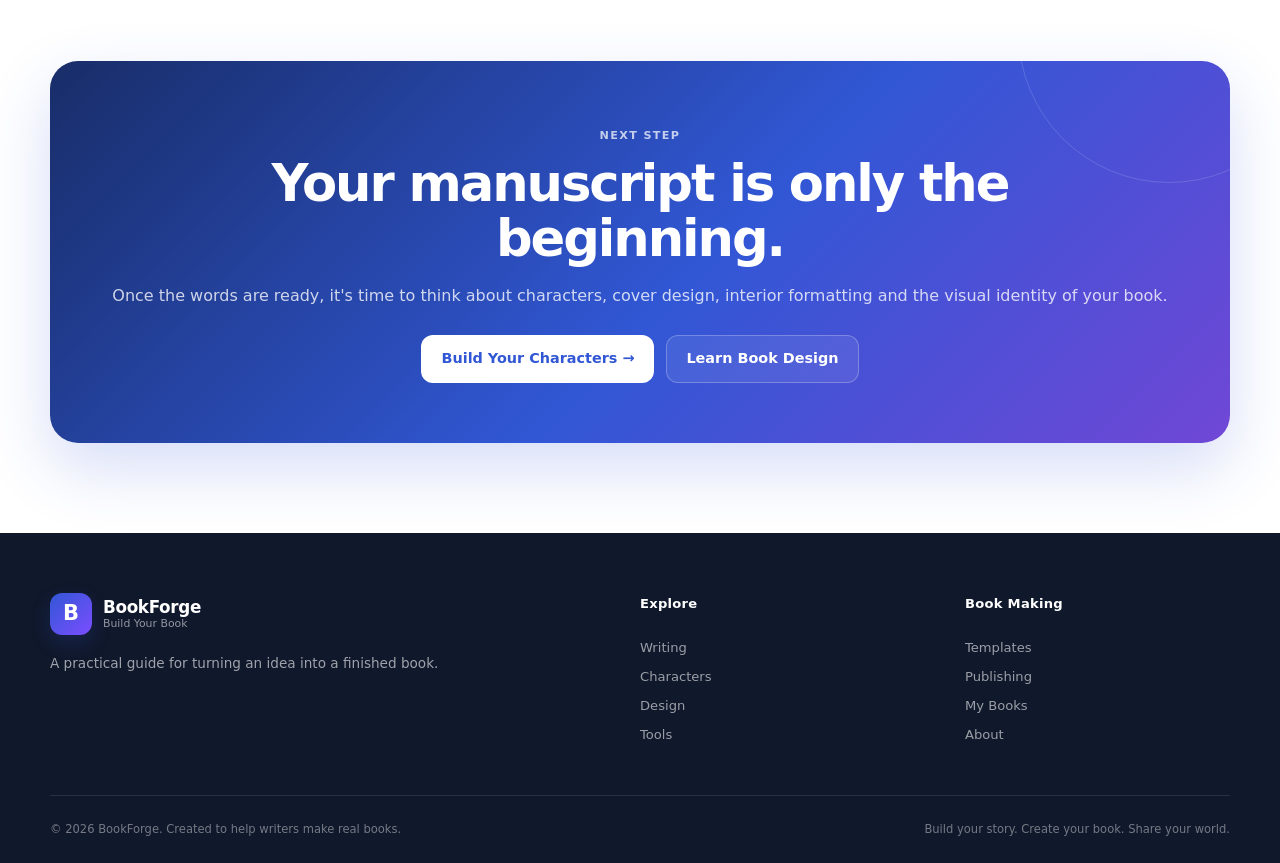
<file: writing.html>
<!DOCTYPE html>
<html lang="en">
<head>
  <meta charset="UTF-8">
  <meta name="viewport" content="width=device-width, initial-scale=1.0">

  <title>Writing Guide | BookForge</title>

  <meta
    name="description"
    content="Learn how to write a book from idea to finished manuscript with practical examples, character building, plotting, chapters, scenes, dialogue and editing."
  >

  <meta name="keywords"
    content="how to write a book, writing a novel, story writing, character creation, plot, chapters, dialogue, editing"
  >

  <meta name="author" content="Akarsh Singh">
  <meta name="robots" content="index, follow">

  <link rel="stylesheet" href="style.css">
</head>

<body>

  <!-- =====================================================
       HEADER
       ===================================================== -->

  <header class="site-header">

    <div class="nav-container">

      <a href="index.html" class="logo">

        <span class="logo-icon">B</span>

        <span>
          <strong>BookForge</strong>
          <small>Build Your Book</small>
        </span>

      </a>

      <button
        class="menu-toggle"
        id="menuToggle"
        aria-label="Open navigation"
        aria-expanded="false"
      >
        ☰
      </button>

      <nav class="main-nav" id="mainNav">

        <a href="index.html">Home</a>
        <a href="writing.html" class="active">Write</a>
        <a href="characters.html">Characters</a>
        <a href="design.html">Design</a>
        <a href="tools.html">Tools</a>
        <a href="templates.html">Templates</a>
        <a href="publishing.html">Publish</a>
        <a href="my-books.html">My Books</a>
        <a href="about.html">About</a>

      </nav>

    </div>

  </header>


  <main>

    <!-- =====================================================
         PAGE HERO
         ===================================================== -->

    <section class="page-hero">

      <div class="container">

        <span class="section-label">
          STEP 01 — WRITING
        </span>

        <h1>
          Turn an idea into a
          <span class="gradient-text">real story.</span>
        </h1>

        <p>
          You don't need to know how to write a perfect book before
          starting. You need an idea, a process and the willingness
          to improve one page at a time.
        </p>

      </div>

    </section>


    <!-- =====================================================
         SECTION 1 — START WITH AN IDEA
         ===================================================== -->

    <section class="section">

      <div class="container">

        <div class="section-head">

          <span class="section-label">
            01 — THE IDEA
          </span>

          <h2>
            Every book starts with a question.
          </h2>

          <p>
            A story idea does not have to be complicated. Start with
            something interesting and ask, "What if?"
          </p>

        </div>


        <div class="grid two">

          <div class="card">

            <div class="icon">💡</div>

            <h3>
              The What-If Method
            </h3>

            <p>
              Take an ordinary situation and change one important
              thing.
            </p>

            <div class="example-box mt-medium">

              <h4>
                Example
              </h4>

              <p>
                What if a student discovered that every electrical
                device in his city stopped working whenever he touched it?
              </p>

            </div>

          </div>


          <div class="card">

            <div class="icon">🔍</div>

            <h3>
              The Question Method
            </h3>

            <p>
              Start with a question that makes someone want to know
              the answer.
            </p>

            <div class="example-box mt-medium">

              <h4>
                Example
              </h4>

              <p>
                Why does an abandoned house have a light switched on
                every night even though nobody lives there?
              </p>

            </div>

          </div>

        </div>


        <div class="info mt-large">

          <strong>Quick rule:</strong>
          If your idea makes you curious about what happens next,
          it probably has the beginning of a story.

        </div>

      </div>

    </section>


    <!-- =====================================================
         SECTION 2 — TURN IDEA INTO PREMISE
         ===================================================== -->

    <section class="section section-light">

      <div class="container">

        <div class="section-head">

          <span class="section-label">
            02 — THE PREMISE
          </span>

          <h2>
            Turn the idea into one clear sentence.
          </h2>

          <p>
            A premise is the simple foundation of your story.
            It helps you stay focused when the story becomes complicated.
          </p>

        </div>


        <div class="template-box">

          <h3>
            The Premise Formula
          </h3>

          <p>
            When <strong>something happens</strong>, a
            <strong>main character</strong> must
            <strong>achieve something</strong> before
            <strong>something goes wrong</strong>.
          </p>

          <div class="example-box">

            <h4>
              Example
            </h4>

            <p>
              When a mysterious storm gives a teenager control over
              electricity, he must learn to control his new ability
              before a dangerous enemy uses the same phenomenon
              against his city.
            </p>

          </div>

        </div>


        <div class="grid three mt-large">

          <div class="card">

            <h3>
              Who?
            </h3>

            <p>
              Who is the story about?
            </p>

          </div>

          <div class="card">

            <h3>
              Wants What?
            </h3>

            <p>
              What does the character want to achieve?
            </p>

          </div>

          <div class="card">

            <h3>
              Why Is It Difficult?
            </h3>

            <p>
              What obstacle prevents them from getting it?
            </p>

          </div>

        </div>

      </div>

    </section>


    <!-- =====================================================
         SECTION 3 — CHOOSE GENRE
         ===================================================== -->

    <section class="section">

      <div class="container">

        <div class="section-head">

          <span class="section-label">
            03 — GENRE
          </span>

          <h2>
            Know what kind of story you're building.
          </h2>

          <p>
            Genre gives readers an expectation about the kind of
            experience your book will provide.
          </p>

        </div>


        <div class="grid three">

          <div class="card">
            <div class="icon">🕵️</div>
            <h3>Mystery</h3>
            <p>
              A question, secret or puzzle must be solved.
            </p>
          </div>

          <div class="card">
            <div class="icon">⚡</div>
            <h3>Thriller</h3>
            <p>
              High stakes, danger, urgency and escalating tension.
            </p>
          </div>

          <div class="card">
            <div class="icon">🐉</div>
            <h3>Fantasy</h3>
            <p>
              Imaginary worlds, magical systems or extraordinary
              creatures.
            </p>
          </div>

          <div class="card">
            <div class="icon">🚀</div>
            <h3>Science Fiction</h3>
            <p>
              Stories built around science, technology or possible
              futures.
            </p>
          </div>

          <div class="card">
            <div class="icon">😂</div>
            <h3>Comedy</h3>
            <p>
              Humour and entertaining situations drive the experience.
            </p>
          </div>

          <div class="card">
            <div class="icon">📖</div>
            <h3>Adventure</h3>
            <p>
              Characters face challenges while exploring places,
              situations or discoveries.
            </p>
          </div>

        </div>

      </div>

    </section>


    <!-- =====================================================
         SECTION 4 — CHARACTER
         ===================================================== -->

    <section class="section section-light">

      <div class="container">

        <div class="section-head">

          <span class="section-label">
            04 — CHARACTER
          </span>

          <h2>
            Build someone readers can follow.
          </h2>

          <p>
            A character becomes interesting when they want something
            and something stands in their way.
          </p>

        </div>


        <div class="grid two">

          <div class="card">

            <div class="icon">🎯</div>

            <h3>
              Character Goal
            </h3>

            <p>
              What does the character want?
            </p>

            <div class="example-box mt-medium">

              <h4>
                Example
              </h4>

              <p>
                "I want to find my missing brother."
              </p>

            </div>

          </div>


          <div class="card">

            <div class="icon">🚧</div>

            <h3>
              Character Obstacle
            </h3>

            <p>
              What prevents the character from reaching the goal?
            </p>

            <div class="example-box mt-medium">

              <h4>
                Example
              </h4>

              <p>
                "Someone is deliberately hiding information from me."
              </p>

            </div>

          </div>


          <div class="card">

            <div class="icon">❤️</div>

            <h3>
              Character Motivation
            </h3>

            <p>
              Why does the character care about the goal?
            </p>

          </div>


          <div class="card">

            <div class="icon">🔄</div>

            <h3>
              Character Change
            </h3>

            <p>
              How does the experience change the character by the end?
            </p>

          </div>

        </div>


        <div class="template-box mt-large">

          <h3>
            Character Builder
          </h3>

          <div class="grid two mt-medium">

            <div class="example-box">
              <h4>Name</h4>
              <p>____________________________</p>
            </div>

            <div class="example-box">
              <h4>Age</h4>
              <p>____________________________</p>
            </div>

            <div class="example-box">
              <h4>Goal</h4>
              <p>____________________________</p>
            </div>

            <div class="example-box">
              <h4>Fear</h4>
              <p>____________________________</p>
            </div>

            <div class="example-box">
              <h4>Strength</h4>
              <p>____________________________</p>
            </div>

            <div class="example-box">
              <h4>Weakness</h4>
              <p>____________________________</p>
            </div>

          </div>

        </div>

      </div>

    </section>


    <!-- =====================================================
         SECTION 5 — HOW TO IMAGINE A CHARACTER
         ===================================================== -->

    <section class="section">

      <div class="container">

        <div class="section-head">

          <span class="section-label">
            05 — IMAGINATION
          </span>

          <h2>
            How do you actually imagine a character?
          </h2>

          <p>
            Don't begin by trying to create a perfect biography.
            Imagine the person in situations and observe how they behave.
          </p>

        </div>


        <div class="grid three">

          <div class="card">

            <div class="icon">☀️</div>

            <h3>
              Put Them in an Ordinary Day
            </h3>

            <p>
              What do they do when they wake up? What do they enjoy?
              What annoys them?
            </p>

          </div>


          <div class="card">

            <div class="icon">⚠️</div>

            <h3>
              Give Them a Problem
            </h3>

            <p>
              Imagine the character suddenly facing a difficult
              situation. What is their first reaction?
            </p>

          </div>


          <div class="card">

            <div class="icon">🗣️</div>

            <h3>
              Hear Their Voice
            </h3>

            <p>
              Imagine how they speak. Are they confident, nervous,
              sarcastic, quiet or energetic?
            </p>

          </div>

        </div>


        <div class="example-box mt-large">

          <h4>
            Character imagination exercise
          </h4>

          <p>
            Your character finds a wallet containing money and an
            identification card. They are alone. Nobody is watching.
            What do they do?
          </p>

          <p class="mt-small">
            The answer can reveal personality, values, fears and
            weaknesses without directly explaining them to the reader.
          </p>

        </div>

      </div>

    </section>


    <!-- =====================================================
         SECTION 6 — STORY STRUCTURE
         ===================================================== -->

    <section class="section section-light">

      <div class="container">

        <div class="section-head">

          <span class="section-label">
            06 — PLOT
          </span>

          <h2>
            Give your story somewhere to go.
          </h2>

          <p>
            You don't have to know every sentence before writing.
            But knowing the major turning points can keep the story
            moving.
          </p>

        </div>


        <div class="roadmap">

          <div class="roadmap-card">

            <div class="roadmap-number">
              01
            </div>

            <div class="roadmap-content">

              <h3>
                Beginning
              </h3>

              <p>
                Introduce the character, their world and the situation
                before the major problem appears.
              </p>

            </div>

          </div>


          <div class="roadmap-card">

            <div class="roadmap-number">
              02
            </div>

            <div class="roadmap-content">

              <h3>
                Inciting Event
              </h3>

              <p>
                Something happens that changes the direction of the
                character's life.
              </p>

            </div>

          </div>


          <div class="roadmap-card">

            <div class="roadmap-number">
              03
            </div>

            <div class="roadmap-content">

              <h3>
                Rising Problems
              </h3>

              <p>
                Attempts to solve the problem create new complications.
              </p>

            </div>

          </div>


          <div class="roadmap-card">

            <div class="roadmap-number">
              04
            </div>

            <div class="roadmap-content">

              <h3>
                Turning Point
              </h3>

              <p>
                A major discovery, decision or event changes what the
                character must do.
              </p>

            </div>

          </div>


          <div class="roadmap-card">

            <div class="roadmap-number">
              05
            </div>

            <div class="roadmap-content">

              <h3>
                Climax
              </h3>

              <p>
                The central conflict reaches its most important moment.
              </p>

            </div>

          </div>


          <div class="roadmap-card">

            <div class="roadmap-number">
              06
            </div>

            <div class="roadmap-content">

              <h3>
                Resolution
              </h3>

              <p>
                Show the consequences and where the characters end up.
              </p>

            </div>

          </div>

        </div>

      </div>

    </section>


    <!-- =====================================================
         SECTION 7 — PLOT EXAMPLE
         ===================================================== -->

    <section class="section">

      <div class="container">

        <div class="section-head">

          <span class="section-label">
            07 — EXAMPLE
          </span>

          <h2>
            See the structure in action.
          </h2>

        </div>


        <div class="table-wrap">

          <table>

            <thead>

              <tr>
                <th>Stage</th>
                <th>Story Event</th>
              </tr>

            </thead>

            <tbody>

              <tr>
                <td>Beginning</td>
                <td>
                  A student discovers a strange device in an old
                  laboratory.
                </td>
              </tr>

              <tr>
                <td>Inciting Event</td>
                <td>
                  The device activates and sends a mysterious signal.
                </td>
              </tr>

              <tr>
                <td>Rising Problems</td>
                <td>
                  Strange events begin happening around the city.
                </td>
              </tr>

              <tr>
                <td>Turning Point</td>
                <td>
                  The student discovers that someone is searching for
                  the device.
                </td>
              </tr>

              <tr>
                <td>Climax</td>
                <td>
                  The student must decide whether to destroy the device
                  or use it to stop the threat.
                </td>
              </tr>

              <tr>
                <td>Resolution</td>
                <td>
                  The immediate danger ends, but the device leaves
                  behind a new mystery.
                </td>
              </tr>

            </tbody>

          </table>

        </div>

      </div>

    </section>


    <!-- =====================================================
         SECTION 8 — CHAPTER PLANNER
         ===================================================== -->

    <section class="section section-light">

      <div class="container">

        <div class="section-head">

          <span class="section-label">
            08 — CHAPTERS
          </span>

          <h2>
            Plan your chapters without overcomplicating them.
          </h2>

          <p>
            Each chapter should do something. It can reveal information,
            create a problem, change a relationship or move the plot forward.
          </p>

        </div>


        <div class="template-box">

          <h3>
            Chapter Planner
          </h3>

          <div class="grid two mt-medium">

            <div class="example-box">

              <h4>
                Chapter Number
              </h4>

              <p>
                Chapter ______
              </p>

            </div>


            <div class="example-box">

              <h4>
                Chapter Title
              </h4>

              <p>
                __________________________
              </p>

            </div>


            <div class="example-box">

              <h4>
                What Happens?
              </h4>

              <p>
                __________________________
              </p>

            </div>


            <div class="example-box">

              <h4>
                Character Goal
              </h4>

              <p>
                __________________________
              </p>

            </div>


            <div class="example-box">

              <h4>
                Problem
              </h4>

              <p>
                __________________________
              </p>

            </div>


            <div class="example-box">

              <h4>
                Ending Hook
              </h4>

              <p>
                __________________________
              </p>

            </div>

          </div>

        </div>


        <div class="info mt-large">

          <strong>Chapter tip:</strong>
          Try ending important chapters with a question, discovery,
          decision, surprise or unresolved problem that makes the reader
          want to continue.

        </div>

      </div>

    </section>


    <!-- =====================================================
         SECTION 9 — SCENES
         ===================================================== -->

    <section class="section">

      <div class="container">

        <div class="section-head">

          <span class="section-label">
            09 — SCENES
          </span>

          <h2>
            Build chapters from meaningful scenes.
          </h2>

          <p>
            A scene works best when something changes between its
            beginning and its ending.
          </p>

        </div>


        <div class="grid three">

          <div class="card">

            <div class="icon">🎯</div>

            <h3>
              Goal
            </h3>

            <p>
              What does the character want in this scene?
            </p>

          </div>


          <div class="card">

            <div class="icon">🚧</div>

            <h3>
              Conflict
            </h3>

            <p>
              What makes achieving that goal difficult?
            </p>

          </div>


          <div class="card">

            <div class="icon">🔄</div>

            <h3>
              Change
            </h3>

            <p>
              What is different by the end of the scene?
            </p>

          </div>

        </div>


        <div class="example-box mt-large">

          <h4>
            Example
          </h4>

          <p>
            A character enters a library wanting to find an old map.
            The librarian refuses to help. The character searches alone
            and discovers that the map has already been removed.
            They leave with a new clue instead.
          </p>

        </div>

      </div>

    </section>


    <!-- =====================================================
         SECTION 10 — DIALOGUE
         ===================================================== -->

    <section class="section section-light">

      <div class="container">

        <div class="section-head">

          <span class="section-label">
            10 — DIALOGUE
          </span>

          <h2>
            Make characters sound like people.
          </h2>

          <p>
            Dialogue should not simply repeat information the reader
            already knows. It should reveal character, create conflict
            or move the story forward.
          </p>

        </div>


        <div class="grid two">

          <div class="card">

            <h3>
              Weak Dialogue
            </h3>

            <div class="example-box mt-medium">

              <p>
                "Hello, Rahul. How are you?"
              </p>

              <p>
                "I am fine. I am going to the library because I need
                to find a book."
              </p>

            </div>

          </div>


          <div class="card">

            <h3>
              More Purposeful Dialogue
            </h3>

            <div class="example-box mt-medium">

              <p>
                "You're going to the library again?"
              </p>

              <p>
                "I have to find something."
              </p>

              <p>
                "The map?"
              </p>

              <p>
                Rahul stopped.
              </p>

            </div>

          </div>

        </div>


        <div class="info mt-large">

          <strong>Remember:</strong>
          People don't always say exactly what they think.
          Sometimes what a character avoids saying is just as important
          as what they say.

        </div>

      </div>

    </section>


    <!-- =====================================================
         SECTION 11 — SHOW DON'T TELL
         ===================================================== -->

    <section class="section">

      <div class="container">

        <div class="section-head">

          <span class="section-label">
            11 — DESCRIPTION
          </span>

          <h2>
            Show important moments through action.
          </h2>

          <p>
            "Show, don't tell" does not mean you can never explain
            anything. It means that important moments can often become
            stronger when readers experience them through details.
          </p>

        </div>


        <div class="grid two">

          <div class="card">

            <h3>
              Telling
            </h3>

            <div class="example-box mt-medium">

              <p>
                Arjun was nervous.
              </p>

            </div>

          </div>


          <div class="card">

            <h3>
              Showing
            </h3>

            <div class="example-box mt-medium">

              <p>
                Arjun read the message three times before his thumb
                finally moved toward the reply button.
              </p>

            </div>

          </div>

        </div>

      </div>

    </section>


    <!-- =====================================================
         SECTION 12 — PACING
         ===================================================== -->

    <section class="section section-light">

      <div class="container">

        <div class="section-head">

          <span class="section-label">
            12 — PACING
          </span>

          <h2>
            Control how quickly the story feels.
          </h2>

          <p>
            Pacing is not simply about making everything fast.
            Different moments need different amounts of space.
          </p>

        </div>


        <div class="grid three">

          <div class="card">

            <div class="icon">⚡</div>

            <h3>
              Fast Pacing
            </h3>

            <p>
              Shorter paragraphs, action, urgent decisions and
              immediate consequences can create speed.
            </p>

          </div>


          <div class="card">

            <div class="icon">🌙</div>

            <h3>
              Slow Pacing
            </h3>

            <p>
              Reflection, atmosphere, description and character
              development can give important moments room to breathe.
            </p>

          </div>


          <div class="card">

            <div class="icon">🎚️</div>

            <h3>
              Variation
            </h3>

            <p>
              Strong stories usually change pace instead of staying
              at maximum intensity all the time.
            </p>

          </div>

        </div>

      </div>

    </section>


    <!-- =====================================================
         SECTION 13 — SUSPENSE
         ===================================================== -->

    <section class="section">

      <div class="container">

        <div class="section-head">

          <span class="section-label">
            13 — SUSPENSE
          </span>

          <h2>
            Make readers ask, "What happens next?"
          </h2>

          <p>
            Suspense can come from unanswered questions, time pressure,
            incomplete information and difficult choices.
          </p>

        </div>


        <div class="grid two">

          <div class="card">

            <h3>
              Ask a Question
            </h3>

            <p>
              Introduce something the reader wants explained.
            </p>

            <div class="example-box mt-medium">

              <h4>
                Example
              </h4>

              <p>
                Why is the same unknown symbol appearing everywhere?
              </p>

            </div>

          </div>


          <div class="card">

            <h3>
              Create a Deadline
            </h3>

            <p>
              Give the character limited time to solve a problem.
            </p>

            <div class="example-box mt-medium">

              <h4>
                Example
              </h4>

              <p>
                The character has until sunrise to discover the truth.
              </p>

            </div>

          </div>


          <div class="card">

            <h3>
              Hide Information
            </h3>

            <p>
              Give the reader enough information to become curious,
              without immediately explaining everything.
            </p>

          </div>


          <div class="card">

            <h3>
              Force a Choice
            </h3>

            <p>
              Put the character between two difficult options.
            </p>

          </div>

        </div>

      </div>

    </section>


    <!-- =====================================================
         SECTION 14 — WRITING ROUTINE
         ===================================================== -->

    <section class="section section-light">

      <div class="container">

        <div class="section-head">

          <span class="section-label">
            14 — ROUTINE
          </span>

          <h2>
            Actually finish the manuscript.
          </h2>

          <p>
            A brilliant idea doesn't become a book until you turn it
            into pages.
          </p>

        </div>


        <div class="roadmap">

          <div class="roadmap-card">

            <div class="roadmap-number">
              01
            </div>

            <div class="roadmap-content">

              <h3>
                Choose a realistic target
              </h3>

              <p>
                Decide how often you can realistically write.
              </p>

            </div>

          </div>


          <div class="roadmap-card">

            <div class="roadmap-number">
              02
            </div>

            <div class="roadmap-content">

              <h3>
                Separate drafting from editing
              </h3>

              <p>
                Don't stop every few sentences to make everything perfect.
              </p>

            </div>

          </div>


          <div class="roadmap-card">

            <div class="roadmap-number">
              03
            </div>

            <div class="roadmap-content">

              <h3>
                Keep notes
              </h3>

              <p>
                Record ideas, names, plot points and questions so you
                don't lose them.
              </p>

            </div>

          </div>


          <div class="roadmap-card">

            <div class="roadmap-number">
              04
            </div>

            <div class="roadmap-content">

              <h3>
                Finish the first draft
              </h3>

              <p>
                The first draft's job is to exist. Refinement comes later.
              </p>

            </div>

          </div>

        </div>

      </div>

    </section>


    <!-- =====================================================
         SECTION 15 — EDITING
         ===================================================== -->

    <section class="section">

      <div class="container">

        <div class="section-head">

          <span class="section-label">
            15 — EDITING
          </span>

          <h2>
            Don't edit everything at once.
          </h2>

          <p>
            Use separate passes so each edit has a clear purpose.
          </p>

        </div>


        <div class="grid four">

          <div class="card">

            <div class="icon">🧩</div>

            <h3>
              Story Pass
            </h3>

            <p>
              Does the plot make sense? Are there missing events?
            </p>

          </div>


          <div class="card">

            <div class="icon">🎭</div>

            <h3>
              Character Pass
            </h3>

            <p>
              Are characters consistent? Do their decisions make sense?
            </p>

          </div>


          <div class="card">

            <div class="icon">✏️</div>

            <h3>
              Language Pass
            </h3>

            <p>
              Improve sentences, word choice and clarity.
            </p>

          </div>


          <div class="card">

            <div class="icon">🔎</div>

            <h3>
              Proofreading
            </h3>

            <p>
              Check spelling, punctuation, formatting and small errors.
            </p>

          </div>

        </div>


        <div class="warning mt-large">

          <strong>Important:</strong>
          Don't try to make every sentence perfect while writing your
          first draft. That can make finishing much harder.

        </div>

      </div>

    </section>


    <!-- =====================================================
         SECTION 16 — FINAL WRITING CHECKLIST
         ===================================================== -->

    <section class="section section-light">

      <div class="container">

        <div class="section-head center">

          <span class="section-label">
            WRITING CHECKLIST
          </span>

          <h2>
            Is your manuscript ready for design?
          </h2>

          <p>
            Check these before moving to the book-design stage.
          </p>

        </div>


        <div class="checklist">

          <label>
            <input type="checkbox">
            I know what my story is about.
          </label>

          <label>
            <input type="checkbox">
            My main character has a clear goal.
          </label>

          <label>
            <input type="checkbox">
            My story has a central conflict.
          </label>

          <label>
            <input type="checkbox">
            I know the major events of my plot.
          </label>

          <label>
            <input type="checkbox">
            My chapters move the story forward.
          </label>

          <label>
            <input type="checkbox">
            My characters behave consistently.
          </label>

          <label>
            <input type="checkbox">
            My important scenes contain conflict or change.
          </label>

          <label>
            <input type="checkbox">
            I have completed the first draft.
          </label>

          <label>
            <input type="checkbox">
            I have edited the manuscript.
          </label>

          <label>
            <input type="checkbox">
            I have proofread the final text.
          </label>

        </div>

      </div>

    </section>


    <!-- =====================================================
         FINAL CTA
         ===================================================== -->

    <section class="section final-cta">

      <div class="container">

        <div class="cta-box">

          <span class="section-label">
            NEXT STEP
          </span>

          <h2>
            Your manuscript is only the beginning.
          </h2>

          <p>
            Once the words are ready, it's time to think about
            characters, cover design, interior formatting and the
            visual identity of your book.
          </p>

          <div class="buttons">

            <a
              href="characters.html"
              class="btn btn-primary"
            >
              Build Your Characters →
            </a>

            <a
              href="design.html"
              class="btn btn-secondary"
            >
              Learn Book Design
            </a>

          </div>

        </div>

      </div>

    </section>

  </main>


  <!-- =====================================================
       FOOTER
       ===================================================== -->

  <footer class="site-footer">

    <div class="container footer-grid">

      <div>

        <a href="index.html" class="logo footer-logo">

          <span class="logo-icon">B</span>

          <span>
            <strong>BookForge</strong>
            <small>Build Your Book</small>
          </span>

        </a>

        <p>
          A practical guide for turning an idea into a finished book.
        </p>

      </div>


      <div>

        <h4>
          Explore
        </h4>

        <a href="writing.html">Writing</a>
        <a href="characters.html">Characters</a>
        <a href="design.html">Design</a>
        <a href="tools.html">Tools</a>

      </div>


      <div>

        <h4>
          Book Making
        </h4>

        <a href="templates.html">Templates</a>
        <a href="publishing.html">Publishing</a>
        <a href="my-books.html">My Books</a>
        <a href="about.html">About</a>

      </div>

    </div>


    <div class="container footer-bottom">

      <p>
        © 2026 BookForge. Created to help writers make real books.
      </p>

      <p>
        Build your story. Create your book. Share your world.
      </p>

    </div>

  </footer>


  <script src="script.js"></script>

</body>
</html>
</file>
<file: style.css>
/* =========================================================
   BOOKFORGE — MASTER STYLESHEET
   Premium Light Theme
   Responsive • Clean • Beginner Friendly
   ========================================================= */


/* =========================================================
   1. RESET
   ========================================================= */

* {
  margin: 0;
  padding: 0;
  box-sizing: border-box;
}

html {
  scroll-behavior: smooth;
}

body {
  font-family:
    Inter,
    ui-sans-serif,
    system-ui,
    -apple-system,
    BlinkMacSystemFont,
    "Segoe UI",
    sans-serif;

  background: #ffffff;
  color: #172033;
  line-height: 1.6;

  overflow-x: hidden;
}

img {
  max-width: 100%;
  display: block;
}

a {
  color: inherit;
  text-decoration: none;
}

button,
input,
textarea,
select {
  font: inherit;
}

button {
  cursor: pointer;
}


/* =========================================================
   2. VARIABLES
   ========================================================= */

:root {

  --primary: #3157d5;
  --primary-dark: #2444b5;
  --primary-light: #eef3ff;

  --accent: #7c4dff;
  --accent-light: #f2edff;

  --text: #172033;
  --text-soft: #566176;
  --text-light: #778198;

  --white: #ffffff;
  --surface: #f8faff;
  --surface-2: #f3f6fb;

  --border: #e3e8f2;
  --border-dark: #d6ddea;

  --success: #18864b;
  --warning: #a66b00;

  --shadow-sm:
    0 4px 16px rgba(31, 48, 87, 0.06);

  --shadow:
    0 12px 35px rgba(31, 48, 87, 0.09);

  --shadow-lg:
    0 24px 70px rgba(31, 48, 87, 0.14);

  --radius-sm: 10px;
  --radius: 16px;
  --radius-lg: 24px;

  --container: 1180px;
}


/* =========================================================
   3. CONTAINER
   ========================================================= */

.container {
  width: min(
    var(--container),
    calc(100% - 40px)
  );

  margin-inline: auto;
}


/* =========================================================
   4. HEADER
   ========================================================= */

.site-header {
  position: sticky;
  top: 0;
  z-index: 1000;

  width: 100%;

  background: rgba(255, 255, 255, 0.94);

  border-bottom: 1px solid var(--border);

  backdrop-filter: blur(16px);
  -webkit-backdrop-filter: blur(16px);
}

.nav-container {
  width: min(
    var(--container),
    calc(100% - 40px)
  );

  min-height: 76px;

  margin-inline: auto;

  display: flex;
  align-items: center;
  justify-content: space-between;

  gap: 24px;

  position: relative;
}


/* =========================================================
   LOGO
   ========================================================= */

.logo {
  display: inline-flex;
  align-items: center;

  gap: 11px;

  flex-shrink: 0;

  color: var(--text);
}

.logo:hover {
  color: var(--primary);
}

.logo-icon {
  width: 42px;
  height: 42px;

  display: grid;
  place-items: center;

  border-radius: 12px;

  background:
    linear-gradient(
      135deg,
      var(--primary),
      var(--accent)
    );

  color: white;

  font-size: 21px;
  font-weight: 800;

  box-shadow:
    0 8px 20px rgba(49, 87, 213, 0.2);
}

.logo strong {
  display: block;

  font-size: 1.05rem;
  line-height: 1.15;

  letter-spacing: -0.02em;
}

.logo small {
  display: block;

  margin-top: 2px;

  color: var(--text-light);

  font-size: 0.68rem;

  line-height: 1;
}


/* =========================================================
   NAVIGATION
   ========================================================= */

.main-nav {
  display: flex;
  align-items: center;
  justify-content: flex-end;

  gap: 4px;
}

.main-nav a {
  display: inline-flex;
  align-items: center;
  justify-content: center;

  min-height: 42px;

  padding: 8px 11px;

  border-radius: 10px;

  color: var(--text-soft);

  font-size: 0.86rem;
  font-weight: 650;

  white-space: nowrap;

  transition:
    background 0.2s ease,
    color 0.2s ease,
    transform 0.2s ease;
}

.main-nav a:hover {
  background: var(--primary-light);
  color: var(--primary);

  transform: translateY(-1px);
}

.main-nav a.active {
  background: var(--primary-light);
  color: var(--primary);
}


/* =========================================================
   MOBILE MENU BUTTON
   ========================================================= */

.menu-toggle {
  display: none;

  width: 44px;
  height: 44px;

  border: 1px solid var(--border);

  border-radius: 12px;

  background: white;

  color: var(--text);

  font-size: 1.3rem;
}


/* =========================================================
   5. HERO
   ========================================================= */

.hero {
  position: relative;

  padding:
    92px
    0
    100px;

  background:
    radial-gradient(
      circle at 10% 15%,
      rgba(49, 87, 213, 0.09),
      transparent 28%
    ),
    radial-gradient(
      circle at 90% 20%,
      rgba(124, 77, 255, 0.08),
      transparent 30%
    ),
    #ffffff;

  overflow: hidden;
}

.hero::before {
  content: "";

  position: absolute;

  width: 420px;
  height: 420px;

  right: -220px;
  bottom: -260px;

  border-radius: 50%;

  background:
    linear-gradient(
      135deg,
      rgba(49, 87, 213, 0.08),
      rgba(124, 77, 255, 0.05)
    );
}

.hero-grid {
  display: grid;

  grid-template-columns:
    minmax(0, 1.05fr)
    minmax(350px, 0.95fr);

  align-items: center;

  gap: 70px;
}

.hero-content {
  min-width: 0;
}

.eyebrow {
  display: inline-flex;
  align-items: center;

  padding: 7px 12px;

  margin-bottom: 20px;

  border: 1px solid #dbe3ff;

  border-radius: 999px;

  background: #f5f7ff;

  color: var(--primary);

  font-size: 0.73rem;
  font-weight: 800;

  letter-spacing: 0.08em;
}

.hero h1 {
  max-width: 720px;

  margin-bottom: 22px;

  color: var(--text);

  font-size:
    clamp(
      3rem,
      6vw,
      5.4rem
    );

  line-height: 0.98;

  letter-spacing: -0.065em;
}

.gradient-text {
  display: inline-block;

  background:
    linear-gradient(
      90deg,
      var(--primary),
      var(--accent)
    );

  -webkit-background-clip: text;
  background-clip: text;

  color: transparent;
}

.hero-text {
  max-width: 650px;

  color: var(--text-soft);

  font-size: 1.15rem;

  line-height: 1.75;

  margin-bottom: 13px;
}

.hero-subtext {
  max-width: 650px;

  color: var(--text-light);

  font-size: 0.91rem;

  margin-bottom: 30px;
}


/* =========================================================
   BUTTONS
   ========================================================= */

.buttons {
  display: flex;
  align-items: center;

  flex-wrap: wrap;

  gap: 12px;
}

.btn {
  min-height: 48px;

  display: inline-flex;
  align-items: center;
  justify-content: center;

  padding: 11px 19px;

  border-radius: 12px;

  font-size: 0.9rem;
  font-weight: 750;

  border: 1px solid transparent;

  transition:
    transform 0.2s ease,
    box-shadow 0.2s ease,
    background 0.2s ease;
}

.btn:hover {
  transform: translateY(-2px);
}

.btn-primary {
  background:
    linear-gradient(
      135deg,
      var(--primary),
      var(--accent)
    );

  color: white;

  box-shadow:
    0 10px 24px rgba(49, 87, 213, 0.2);
}

.btn-primary:hover {
  box-shadow:
    0 15px 32px rgba(49, 87, 213, 0.28);
}

.btn-secondary {
  background: white;

  border-color: var(--border);

  color: var(--text);

  box-shadow: var(--shadow-sm);
}

.btn-secondary:hover {
  border-color: #cbd5ea;
  background: var(--surface);
}

.hero-note {
  margin-top: 19px;

  color: var(--text-light);

  font-size: 0.78rem;
}


/* =========================================================
   HERO BOOK PREVIEW
   ========================================================= */

.hero-visual {
  display: flex;

  justify-content: center;
  align-items: center;

  min-width: 0;
}

.book-preview {
  width: min(370px, 100%);

  aspect-ratio: 0.72;

  padding: 23px;

  display: flex;
  flex-direction: column;
  justify-content: space-between;

  border-radius: 5px 18px 18px 5px;

  background:
    linear-gradient(
      145deg,
      #172b61,
      #3157d5 55%,
      #7148db
    );

  color: white;

  box-shadow:
    18px 24px 55px rgba(35, 54, 105, 0.24),
    inset 8px 0 0 rgba(0, 0, 0, 0.12);

  transform: rotate(2deg);

  position: relative;

  overflow: hidden;
}

.book-preview::after {
  content: "";

  position: absolute;

  width: 230px;
  height: 230px;

  right: -100px;
  top: 110px;

  border-radius: 50%;

  border: 1px solid rgba(255,255,255,0.2);
}

.book-preview-top,
.book-preview-bottom {
  display: flex;
  align-items: center;
  justify-content: space-between;

  position: relative;
  z-index: 2;

  font-size: 0.65rem;
  font-weight: 800;

  letter-spacing: 0.13em;

  opacity: 0.8;
}

.book-preview-main {
  position: relative;
  z-index: 2;
}

.book-symbol {
  width: 58px;
  height: 58px;

  display: grid;
  place-items: center;

  margin-bottom: 24px;

  border: 1px solid rgba(255,255,255,0.3);

  border-radius: 50%;

  font-size: 1.5rem;

  background: rgba(255,255,255,0.08);
}

.book-preview h2 {
  margin-bottom: 30px;

  font-family:
    Georgia,
    "Times New Roman",
    serif;

  font-size: clamp(2rem, 5vw, 3.3rem);

  line-height: 0.98;

  letter-spacing: -0.05em;
}

.book-preview-main p {
  font-size: 0.68rem;
  font-weight: 800;

  letter-spacing: 0.15em;
}


/* =========================================================
   6. SECTIONS
   ========================================================= */

.section {
  padding: 94px 0;
}

.section-light {
  background: var(--surface);
}

.section-head {
  max-width: 760px;

  margin-bottom: 46px;
}

.section-head.center {
  margin-inline: auto;

  text-align: center;
}

.section-label {
  display: inline-block;

  margin-bottom: 11px;

  color: var(--primary);

  font-size: 0.7rem;

  font-weight: 850;

  letter-spacing: 0.12em;
}

.section-head h2 {
  margin-bottom: 13px;

  color: var(--text);

  font-size:
    clamp(
      2rem,
      4vw,
      3.25rem
    );

  line-height: 1.08;

  letter-spacing: -0.045em;
}

.section-head p {
  color: var(--text-soft);

  font-size: 1rem;

  line-height: 1.75;
}


/* =========================================================
   7. GRID
   ========================================================= */

.grid {
  display: grid;

  gap: 20px;
}

.grid.two {
  grid-template-columns:
    repeat(
      2,
      minmax(0, 1fr)
    );
}

.grid.three {
  grid-template-columns:
    repeat(
      3,
      minmax(0, 1fr)
    );
}

.grid.four {
  grid-template-columns:
    repeat(
      4,
      minmax(0, 1fr)
    );
}


/* =========================================================
   8. CARDS
   ========================================================= */

.card {
  min-width: 0;

  padding: 27px;

  background: white;

  border: 1px solid var(--border);

  border-radius: var(--radius);

  box-shadow: var(--shadow-sm);

  transition:
    transform 0.22s ease,
    box-shadow 0.22s ease,
    border-color 0.22s ease;
}

.card:hover {
  transform: translateY(-4px);

  border-color: #d3dcf3;

  box-shadow: var(--shadow);
}

.card h3 {
  margin-bottom: 9px;

  color: var(--text);

  font-size: 1.08rem;

  line-height: 1.25;
}

.card p {
  color: var(--text-soft);

  font-size: 0.91rem;

  line-height: 1.7;
}

.icon {
  width: 47px;
  height: 47px;

  display: grid;
  place-items: center;

  margin-bottom: 19px;

  border-radius: 13px;

  background: var(--primary-light);

  font-size: 1.25rem;
}


/* =========================================================
   ACTION CARDS
   ========================================================= */

.action-card {
  display: block;

  position: relative;

  padding: 30px;
}

.action-card:hover {
  border-color: #cbd6f6;
}

.action-card .card-link {
  display: inline-block;

  margin-top: 20px;

  color: var(--primary);

  font-size: 0.82rem;
  font-weight: 800;
}


/* =========================================================
   MINI LIST
   ========================================================= */

.mini-list {
  list-style: none;

  display: grid;

  gap: 7px;

  margin-top: 18px;
}

.mini-list li {
  position: relative;

  padding-left: 20px;

  color: var(--text-soft);

  font-size: 0.82rem;
}

.mini-list li::before {
  content: "✓";

  position: absolute;

  left: 0;
  top: 0;

  color: var(--success);

  font-weight: 900;
}


/* =========================================================
   9. ROADMAP
   ========================================================= */

.roadmap {
  display: grid;

  grid-template-columns:
    repeat(
      2,
      minmax(0, 1fr)
    );

  gap: 18px;
}

.roadmap-card {
  display: grid;

  grid-template-columns:
    54px
    minmax(0, 1fr);

  align-items: start;

  gap: 18px;

  min-width: 0;

  padding: 25px;

  background: white;

  border: 1px solid var(--border);

  border-radius: var(--radius);

  box-shadow: var(--shadow-sm);
}

.roadmap-number {
  width: 46px;
  height: 46px;

  display: grid;
  place-items: center;

  border-radius: 13px;

  background:
    linear-gradient(
      135deg,
      var(--primary),
      var(--accent)
    );

  color: white;

  font-size: 0.72rem;

  font-weight: 850;
}

.roadmap-content {
  min-width: 0;
}

.roadmap-content h3 {
  margin-bottom: 6px;

  color: var(--text);

  font-size: 1.02rem;
}

.roadmap-content p {
  margin: 0;

  color: var(--text-soft);

  font-size: 0.86rem;

  line-height: 1.65;
}


/* =========================================================
   10. PRACTICE BOX
   ========================================================= */

.practice-box {
  display: grid;

  grid-template-columns:
    minmax(250px, 0.8fr)
    minmax(0, 1.2fr);

  gap: 45px;

  padding: 34px;

  background:
    linear-gradient(
      135deg,
      #f3f6ff,
      #faf8ff
    );

  border: 1px solid #dfe5f7;

  border-radius: var(--radius-lg);
}

.practice-number {
  display: inline-block;

  margin-bottom: 12px;

  color: var(--primary);

  font-size: 0.7rem;

  font-weight: 850;

  letter-spacing: 0.12em;
}

.practice-box h3 {
  margin-bottom: 10px;

  font-size: 1.55rem;

  line-height: 1.2;

  letter-spacing: -0.025em;
}

.practice-box p {
  color: var(--text-soft);
}

.practice-fields {
  display: grid;

  gap: 10px;
}

.practice-fields div {
  padding: 13px 16px;

  background: white;

  border: 1px solid var(--border);

  border-radius: 10px;

  color: var(--text-soft);

  font-size: 0.87rem;

  box-shadow: var(--shadow-sm);
}

.practice-fields strong {
  display: inline-block;

  width: 24px;

  color: var(--primary);
}


/* =========================================================
   11. CHECKLIST
   ========================================================= */

.checklist {
  max-width: 850px;

  margin-inline: auto;

  display: grid;

  grid-template-columns:
    repeat(
      2,
      minmax(0, 1fr)
    );

  gap: 10px;
}

.checklist label {
  display: flex;
  align-items: center;

  gap: 11px;

  min-height: 54px;

  padding: 12px 15px;

  background: white;

  border: 1px solid var(--border);

  border-radius: 11px;

  color: var(--text-soft);

  font-size: 0.87rem;

  cursor: pointer;

  transition:
    background 0.2s ease,
    border-color 0.2s ease;
}

.checklist label:hover {
  background: #fbfcff;

  border-color: #ced7ec;
}

.checklist input {
  width: 17px;
  height: 17px;

  accent-color: var(--primary);

  flex-shrink: 0;
}


/* =========================================================
   12. FINAL CTA
   ========================================================= */

.final-cta {
  padding-top: 70px;
  padding-bottom: 100px;
}

.cta-box {
  position: relative;

  overflow: hidden;

  padding:
    60px
    45px;

  text-align: center;

  border-radius: 28px;

  background:
    linear-gradient(
      135deg,
      #182d68,
      #3157d5 55%,
      #7047d6
    );

  color: white;

  box-shadow:
    0 25px 65px rgba(49, 87, 213, 0.2);
}

.cta-box::before {
  content: "";

  position: absolute;

  width: 300px;
  height: 300px;

  top: -180px;
  right: -90px;

  border-radius: 50%;

  border: 1px solid rgba(255,255,255,0.15);
}

.cta-box .section-label {
  color: rgba(255,255,255,0.72);

  position: relative;
}

.cta-box h2 {
  position: relative;

  max-width: 760px;

  margin: 0 auto 15px;

  font-size:
    clamp(
      2rem,
      4vw,
      3.2rem
    );

  line-height: 1.08;

  letter-spacing: -0.04em;
}

.cta-box p {
  position: relative;

  max-width: 650px;

  margin: 0 auto 26px;

  color: rgba(255,255,255,0.78);

  line-height: 1.7;
}

.cta-box .buttons {
  position: relative;

  justify-content: center;
}

.cta-box .btn-primary {
  background: white;

  color: var(--primary);

  box-shadow: none;
}

.cta-box .btn-secondary {
  background: rgba(255,255,255,0.08);

  border-color: rgba(255,255,255,0.25);

  color: white;

  box-shadow: none;
}


/* =========================================================
   13. FOOTER
   ========================================================= */

.site-footer {
  padding-top: 60px;

  background: #10182b;

  color: white;
}

.footer-grid {
  display: grid;

  grid-template-columns:
    2fr
    1fr
    1fr;

  gap: 60px;

  padding-bottom: 50px;
}

.footer-logo {
  color: white;

  margin-bottom: 17px;
}

.footer-logo:hover {
  color: white;
}

.footer-logo small {
  color: rgba(255,255,255,0.55);
}

.site-footer p {
  max-width: 390px;

  color: rgba(255,255,255,0.6);

  font-size: 0.85rem;

  line-height: 1.7;
}

.site-footer h4 {
  margin-bottom: 15px;

  color: white;

  font-size: 0.82rem;

  letter-spacing: 0.02em;
}

.site-footer .footer-grid > div:not(:first-child) {
  display: flex;
  flex-direction: column;

  align-items: flex-start;

  gap: 8px;
}

.site-footer .footer-grid a:not(.logo) {
  color: rgba(255,255,255,0.58);

  font-size: 0.82rem;

  transition: color 0.2s ease;
}

.site-footer .footer-grid a:not(.logo):hover {
  color: white;
}

.footer-bottom {
  min-height: 68px;

  display: flex;
  align-items: center;
  justify-content: space-between;

  gap: 20px;

  border-top: 1px solid rgba(255,255,255,0.1);
}

.footer-bottom p {
  margin: 0;

  max-width: none;

  font-size: 0.72rem;

  color: rgba(255,255,255,0.42);
}


/* =========================================================
   14. GENERAL CONTENT CLASSES
   These will be reused on the other pages.
   ========================================================= */

.page-hero {
  padding: 75px 0;

  background:
    radial-gradient(
      circle at 10% 20%,
      rgba(49,87,213,0.08),
      transparent 30%
    ),
    var(--surface);
}

.page-hero h1 {
  max-width: 850px;

  margin-bottom: 16px;

  font-size:
    clamp(
      2.5rem,
      5vw,
      4.3rem
    );

  line-height: 1.03;

  letter-spacing: -0.055em;
}

.page-hero p {
  max-width: 700px;

  color: var(--text-soft);

  font-size: 1rem;

  line-height: 1.75;
}

.step {
  display: grid;

  grid-template-columns: 60px minmax(0, 1fr);

  gap: 20px;

  padding: 25px;

  background: white;

  border: 1px solid var(--border);

  border-radius: var(--radius);

  box-shadow: var(--shadow-sm);
}

.step-num {
  width: 50px;
  height: 50px;

  display: grid;
  place-items: center;

  border-radius: 14px;

  background: var(--primary-light);

  color: var(--primary);

  font-weight: 850;
}

.step h3 {
  margin-bottom: 7px;
}

.step p {
  color: var(--text-soft);

  font-size: 0.9rem;
}

.info {
  padding: 18px 20px;

  border-left: 4px solid var(--primary);

  background: var(--primary-light);

  border-radius: 10px;

  color: var(--text-soft);

  font-size: 0.87rem;
}

.warning {
  padding: 18px 20px;

  border-left: 4px solid #d39400;

  background: #fff8e8;

  border-radius: 10px;

  color: #765200;

  font-size: 0.87rem;
}

.example-box {
  padding: 24px;

  background: #f7f9fd;

  border: 1px dashed #cdd6e8;

  border-radius: var(--radius);
}

.example-box h4 {
  margin-bottom: 8px;

  color: var(--primary);

  font-size: 0.78rem;

  text-transform: uppercase;

  letter-spacing: 0.08em;
}

.example-box p {
  color: var(--text-soft);

  font-size: 0.9rem;
}

.template-box {
  padding: 26px;

  border: 1px solid #d9e1f4;

  border-radius: var(--radius);

  background:
    linear-gradient(
      135deg,
      #f5f7ff,
      #fbf9ff
    );
}

.template-box h3 {
  margin-bottom: 7px;
}

.template-box p {
  margin-bottom: 17px;

  color: var(--text-soft);

  font-size: 0.87rem;
}


/* =========================================================
   RESOURCE CARDS
   ========================================================= */

.resource-card {
  display: flex;
  flex-direction: column;

  min-width: 0;

  padding: 24px;

  background: white;

  border: 1px solid var(--border);

  border-radius: var(--radius);

  box-shadow: var(--shadow-sm);
}

.resource-card h3 {
  margin-bottom: 7px;
}

.resource-card p {
  margin-bottom: 18px;

  color: var(--text-soft);

  font-size: 0.85rem;
}

.resource-card .btn {
  margin-top: auto;

  align-self: flex-start;
}


/* =========================================================
   BOOK SHOWCASE
   ========================================================= */

.book-showcase {
  display: grid;

  grid-template-columns:
    repeat(
      2,
      minmax(0, 1fr)
    );

  gap: 30px;
}

.book-card-large {
  display: grid;

  grid-template-columns:
    220px
    minmax(0, 1fr);

  gap: 28px;

  padding: 28px;

  background: white;

  border: 1px solid var(--border);

  border-radius: var(--radius-lg);

  box-shadow: var(--shadow);
}

.real-book-cover {
  width: 100%;

  aspect-ratio: 0.68;

  object-fit: cover;

  border-radius: 5px;

  box-shadow:
    0 15px 30px rgba(25, 39, 72, 0.16);
}

.book-content {
  min-width: 0;

  display: flex;
  flex-direction: column;

  justify-content: center;
}

.book-label {
  margin-bottom: 8px;

  color: var(--primary);

  font-size: 0.68rem;

  font-weight: 850;

  letter-spacing: 0.12em;

  text-transform: uppercase;
}

.book-content h2 {
  margin-bottom: 8px;

  font-size: 1.8rem;

  line-height: 1.08;

  letter-spacing: -0.035em;
}

.book-author {
  margin-bottom: 17px;

  color: var(--text-light);

  font-size: 0.8rem;
}

.book-content p {
  color: var(--text-soft);

  font-size: 0.88rem;

  line-height: 1.7;
}

.book-facts {
  display: flex;
  flex-wrap: wrap;

  gap: 7px;

  margin-top: 19px;
}

.book-facts span {
  padding: 6px 9px;

  background: var(--surface);

  border: 1px solid var(--border);

  border-radius: 7px;

  color: var(--text-soft);

  font-size: 0.68rem;

  font-weight: 700;
}


/* =========================================================
   15. TABLES
   ========================================================= */

.table-wrap {
  width: 100%;

  overflow-x: auto;

  border: 1px solid var(--border);

  border-radius: var(--radius);

  background: white;
}

table {
  width: 100%;

  border-collapse: collapse;

  min-width: 650px;
}

th,
td {
  padding: 14px 16px;

  text-align: left;

  border-bottom: 1px solid var(--border);

  font-size: 0.84rem;
}

th {
  background: var(--surface);

  color: var(--text);

  font-weight: 800;
}

td {
  color: var(--text-soft);
}

tr:last-child td {
  border-bottom: none;
}


/* =========================================================
   16. FORMS
   ========================================================= */

.form-group {
  display: grid;

  gap: 7px;
}

.form-group label {
  color: var(--text);

  font-size: 0.8rem;

  font-weight: 750;
}

.form-group input,
.form-group textarea,
.form-group select {
  width: 100%;

  padding: 12px 14px;

  border: 1px solid var(--border-dark);

  border-radius: 10px;

  background: white;

  color: var(--text);

  outline: none;
}

.form-group textarea {
  min-height: 130px;

  resize: vertical;
}

.form-group input:focus,
.form-group textarea:focus,
.form-group select:focus {
  border-color: var(--primary);

  box-shadow:
    0 0 0 3px
    rgba(49,87,213,0.1);
}


/* =========================================================
   17. FAQ
   ========================================================= */

.faq {
  display: grid;

  gap: 10px;
}

.faq details {
  padding: 18px 20px;

  background: white;

  border: 1px solid var(--border);

  border-radius: 12px;
}

.faq summary {
  cursor: pointer;

  color: var(--text);

  font-weight: 750;
}

.faq details p {
  margin-top: 12px;

  color: var(--text-soft);

  font-size: 0.88rem;
}


/* =========================================================
   18. ABOUT JOURNEY
   ========================================================= */

.about-journey {
  display: grid;

  grid-template-columns:
    repeat(
      2,
      minmax(0, 1fr)
    );

  gap: 18px;
}

.about-journey .roadmap-card {
  display: grid;

  grid-template-columns:
    54px
    minmax(0, 1fr);

  align-items: start;

  gap: 18px;

  min-width: 0;
}

.about-journey .roadmap-number {
  width: 46px;
  height: 46px;
}

.about-journey .roadmap-content {
  min-width: 0;
}

.about-journey .roadmap-content h3 {
  margin-bottom: 6px;
}

.about-journey .roadmap-content p {
  margin: 0;

  font-size: 0.88rem;

  line-height: 1.6;
}


/* =========================================================
   19. UTILITY CLASSES
   ========================================================= */

.text-center {
  text-align: center;
}

.mt-small {
  margin-top: 15px;
}

.mt-medium {
  margin-top: 25px;
}

.mt-large {
  margin-top: 45px;
}

.mb-small {
  margin-bottom: 15px;
}

.mb-medium {
  margin-bottom: 25px;
}

.mb-large {
  margin-bottom: 45px;
}

.narrow {
  max-width: 760px;
}


/* =========================================================
   20. RESPONSIVE — TABLETS
   ========================================================= */

@media (max-width: 1050px) {

  .main-nav {
    gap: 1px;
  }

  .main-nav a {
    padding-inline: 8px;

    font-size: 0.8rem;
  }

  .hero-grid {
    gap: 45px;
  }

  .book-card-large {
    grid-template-columns:
      170px
      minmax(0, 1fr);
  }

}


/* =========================================================
   21. RESPONSIVE — MOBILE NAV
   ========================================================= */

@media (max-width: 850px) {

  .menu-toggle {
    display: grid;

    place-items: center;
  }

  .main-nav {
    position: absolute;

    top: 70px;

    left: 0;
    right: 0;

    display: none;

    flex-direction: column;

    align-items: stretch;

    padding: 10px;

    background: white;

    border: 1px solid var(--border);

    border-radius: 15px;

    box-shadow: var(--shadow-lg);

    max-height:
      calc(100vh - 90px);

    overflow-y: auto;
  }

  .main-nav.open {
    display: flex;
  }

  .main-nav a {
    width: 100%;

    justify-content: flex-start;

    padding: 12px 14px;

    min-height: 46px;
  }

  .hero-grid {
    grid-template-columns: 1fr;

    text-align: center;
  }

  .hero-content {
    display: flex;
    flex-direction: column;

    align-items: center;
  }

  .hero-visual {
    order: -1;
  }

  .book-preview {
    width: min(310px, 80vw);
  }

  .hero {
    padding-top: 65px;
  }

  .grid.three {
    grid-template-columns:
      repeat(
        2,
        minmax(0, 1fr)
      );
  }

  .grid.four {
    grid-template-columns:
      repeat(
        2,
        minmax(0, 1fr)
      );
  }

  .footer-grid {
    grid-template-columns:
      1.5fr
      1fr
      1fr;

    gap: 35px;
  }

}


/* =========================================================
   22. RESPONSIVE — SMALL MOBILE
   ========================================================= */

@media (max-width: 650px) {

  .container,
  .nav-container {
    width: min(
      var(--container),
      calc(100% - 28px)
    );
  }

  .nav-container {
    min-height: 68px;
  }

  .logo-icon {
    width: 39px;
    height: 39px;

    border-radius: 11px;
  }

  .logo strong {
    font-size: 0.98rem;
  }

  .logo small {
    font-size: 0.61rem;
  }

  .main-nav {
    top: 63px;
  }

  .hero {
    padding:
      55px
      0
      70px;
  }

  .hero h1 {
    font-size:
      clamp(
        2.7rem,
        13vw,
        4rem
      );
  }

  .hero-text {
    font-size: 1rem;
  }

  .buttons {
    width: 100%;

    flex-direction: column;
  }

  .btn {
    width: 100%;
  }

  .hero-note {
    font-size: 0.7rem;

    line-height: 1.8;
  }

  .book-preview {
    width: min(275px, 78vw);
  }

  .section {
    padding: 68px 0;
  }

  .section-head {
    margin-bottom: 32px;
  }

  .section-head h2 {
    font-size: 2rem;
  }

  .grid.two,
  .grid.three,
  .grid.four {
    grid-template-columns: 1fr;
  }

  .roadmap {
    grid-template-columns: 1fr;
  }

  .roadmap-card {
    padding: 21px;
  }

  .practice-box {
    grid-template-columns: 1fr;

    gap: 25px;

    padding: 24px;
  }

  .checklist {
    grid-template-columns: 1fr;
  }

  .cta-box {
    padding:
      45px
      22px;
  }

  .cta-box .buttons {
    width: 100%;
  }

  .footer-grid {
    grid-template-columns: 1fr;

    gap: 30px;

    padding-bottom: 38px;
  }

  .footer-bottom {
    min-height: auto;

    padding:
      20px
      0;

    flex-direction: column;

    align-items: flex-start;
  }

  .book-showcase {
    grid-template-columns: 1fr;
  }

  .book-card-large {
    grid-template-columns: 130px minmax(0, 1fr);

    gap: 20px;

    padding: 20px;
  }

  .book-content h2 {
    font-size: 1.35rem;
  }

  .step {
    grid-template-columns: 45px minmax(0, 1fr);

    gap: 13px;

    padding: 20px;
  }

  .step-num {
    width: 42px;
    height: 42px;
  }

  .about-journey {
    grid-template-columns: 1fr;
  }

}


/* =========================================================
   23. VERY SMALL SCREENS
   ========================================================= */

@media (max-width: 400px) {

  .hero h1 {
    font-size: 2.55rem;
  }

  .book-preview {
    width: 245px;
  }

  .book-preview h2 {
    font-size: 2rem;
  }

  .card {
    padding: 21px;
  }

  .practice-box {
    padding: 20px;
  }

  .book-card-large {
    grid-template-columns: 1fr;
  }

  .real-book-cover {
    max-width: 180px;

    margin-inline: auto;
  }

}


/* =========================================================
   24. ACCESSIBILITY
   ========================================================= */

:focus-visible {
  outline: 3px solid rgba(49, 87, 213, 0.28);

  outline-offset: 3px;
}


/* =========================================================
   25. REDUCED MOTION
   ========================================================= */

@media (prefers-reduced-motion: reduce) {

  html {
    scroll-behavior: auto;
  }

  *,
  *::before,
  *::after {
    animation-duration: 0.01ms !important;
    animation-iteration-count: 1 !important;
    transition-duration: 0.01ms !important;
  }

}
/* ==============================
   ABOUT PAGE — JOURNEY
============================== */

.about-journey {
  display: grid;
  grid-template-columns: repeat(2, minmax(0, 1fr));
  gap: 18px;
}

.about-journey .roadmap-card {
  display: grid;
  grid-template-columns: 54px minmax(0, 1fr);
  align-items: start;
  gap: 18px;
  min-width: 0;
}

.about-journey .roadmap-number {
  width: 46px;
  height: 46px;
}

.about-journey .roadmap-content {
  min-width: 0;
}

.about-journey .roadmap-content h3 {
  margin-bottom: 6px;
}

.about-journey .roadmap-content p {
  margin: 0;
  font-size: 0.88rem;
  line-height: 1.6;
}

@media (max-width: 760px) {
  .about-journey {
    grid-template-columns: 1fr;
  }
}
/* =========================================================
   BOOKFORGE — PAGE-SPECIFIC POLISH PATCH
   ADD THIS AT THE VERY BOTTOM OF style.css
   DO NOT DELETE THE STYLES ABOVE
========================================================= */


/* =========================================================
   1. GLOBAL PAGE CONTENT FIX
========================================================= */

main {
  width: 100%;
}

main > section {
  width: 100%;
}

main > section > .container {
  position: relative;
}


/* =========================================================
   2. PAGE HERO — GIVE EVERY PAGE PROPER BREATHING ROOM
========================================================= */

.page-hero {
  padding: 82px 0 70px;
}

.page-hero .container {
  max-width: 1180px;
}

.page-hero h1 {
  margin-bottom: 18px;
}

.page-hero p {
  margin-bottom: 0;
}


/* =========================================================
   3. NORMAL CONTENT SECTIONS
========================================================= */

.section {
  padding: 82px 0;
}

.section-head {
  margin-bottom: 38px;
}

.section-head h2 {
  margin-bottom: 12px;
}

.section-head p {
  max-width: 760px;
}


/* =========================================================
   4. MY BOOKS — COMPLETE REDESIGN
========================================================= */

/* Main book showcase */

.book-showcase {
  display: grid;

  grid-template-columns:
    minmax(300px, 0.78fr)
    minmax(0, 1.22fr);

  align-items: center;

  gap: 55px;

  padding: 42px;

  margin: 32px 0;

  background: #ffffff;

  border: 1px solid var(--border);

  border-radius: 26px;

  box-shadow: var(--shadow);

  overflow: hidden;
}


/* Cover area */

.book-showcase > div:first-child {
  min-width: 0;
}

.book-showcase img {
  width: 100%;

  max-width: 430px;

  max-height: 650px;

  margin: 0 auto;

  object-fit: contain;

  border-radius: 6px;

  box-shadow:
    0 22px 50px rgba(24, 38, 70, 0.18);

  transition:
    transform 0.25s ease,
    box-shadow 0.25s ease;
}

.book-showcase img:hover {
  transform: translateY(-5px);

  box-shadow:
    0 28px 60px rgba(24, 38, 70, 0.22);
}


/* Information side */

.book-showcase > div:last-child {
  min-width: 0;
}

.book-showcase h2 {
  margin-bottom: 10px;

  font-size:
    clamp(
      2rem,
      3.2vw,
      3rem
    );

  line-height: 1.05;

  letter-spacing: -0.045em;
}

.book-showcase h3 {
  margin-top: 30px;

  margin-bottom: 9px;

  font-size: 1.2rem;
}

.book-showcase p {
  max-width: 680px;

  margin-bottom: 14px;

  color: var(--text-soft);

  line-height: 1.78;
}


/* Book labels */

.book-label {
  display: inline-flex;

  margin-bottom: 13px;

  padding: 7px 11px;

  border: 1px solid #dbe3ff;

  border-radius: 999px;

  background: var(--primary-light);

  color: var(--primary);

  font-size: 0.68rem;

  font-weight: 850;

  letter-spacing: 0.1em;

  text-transform: uppercase;
}


/* Author */

.book-author {
  margin-bottom: 19px;

  color: var(--text-light);

  font-size: 0.84rem;
}


/* Book facts */

.book-facts {
  display: flex;

  flex-wrap: wrap;

  gap: 8px;

  margin: 20px 0;
}

.book-facts span {
  padding: 7px 10px;

  background: #f7f9fd;

  border: 1px solid var(--border);

  border-radius: 8px;

  color: var(--text-soft);

  font-size: 0.72rem;

  font-weight: 750;
}


/* Book action buttons */

.book-showcase .buttons {
  margin-top: 22px;
}


/* =========================================================
   5. MY BOOKS — FEATURED BOOK STYLE
========================================================= */

.featured-book {
  position: relative;

  padding: 38px;

  margin-bottom: 35px;

  background:
    linear-gradient(
      135deg,
      #ffffff 0%,
      #f6f8ff 100%
    );

  border: 1px solid #dce4f5;

  border-radius: 24px;

  box-shadow: var(--shadow);
}

.featured-book::before {
  content: "";

  position: absolute;

  top: 0;
  left: 35px;
  right: 35px;

  height: 3px;

  border-radius: 0 0 5px 5px;

  background:
    linear-gradient(
      90deg,
      var(--primary),
      var(--accent)
    );
}


/* =========================================================
   6. MY BOOKS — TWO BOOK CARDS
========================================================= */

.book-card-large {
  background: white;

  border: 1px solid var(--border);

  border-radius: 22px;

  box-shadow: var(--shadow-sm);

  padding: 28px;

  transition:
    transform 0.2s ease,
    box-shadow 0.2s ease;
}

.book-card-large:hover {
  transform: translateY(-4px);

  box-shadow: var(--shadow);
}

.book-card-large img {
  width: 100%;

  max-height: 430px;

  object-fit: contain;

  border-radius: 5px;

  box-shadow:
    0 14px 30px rgba(24,38,70,0.14);
}


/* =========================================================
   7. PUBLISHING — ROADMAP
========================================================= */

.publish-roadmap,
.roadmap {
  display: grid;

  grid-template-columns:
    repeat(
      2,
      minmax(0, 1fr)
    );

  gap: 20px;

  margin-top: 32px;
}

.publish-roadmap .roadmap-card,
.roadmap .roadmap-card {
  min-height: 145px;

  padding: 25px;

  display: grid;

  grid-template-columns:
    52px
    minmax(0, 1fr);

  align-items: start;

  gap: 17px;

  background: white;

  border: 1px solid var(--border);

  border-radius: 17px;

  box-shadow: var(--shadow-sm);

  transition:
    transform 0.2s ease,
    box-shadow 0.2s ease,
    border-color 0.2s ease;
}

.publish-roadmap .roadmap-card:hover,
.roadmap .roadmap-card:hover {
  transform: translateY(-3px);

  border-color: #cfd9f1;

  box-shadow: var(--shadow);
}


/* =========================================================
   8. PUBLISHING — "BEFORE YOU UPLOAD"
========================================================= */

/* Make long checklist sections look like real cards */

.checklist-card {
  padding: 28px;

  background: white;

  border: 1px solid var(--border);

  border-radius: 18px;

  box-shadow: var(--shadow-sm);

  margin-bottom: 20px;
}

.checklist-card h3 {
  margin-bottom: 15px;
}

.checklist-card ul {
  margin: 0;

  padding: 0;

  list-style: none;

  display: grid;

  grid-template-columns:
    repeat(
      2,
      minmax(0, 1fr)
    );

  gap: 8px 20px;
}

.checklist-card li {
  position: relative;

  padding: 10px 10px 10px 30px;

  color: var(--text-soft);

  font-size: 0.86rem;

  border-bottom: 1px solid #eef1f6;
}

.checklist-card li::before {
  content: "✓";

  position: absolute;

  left: 5px;
  top: 9px;

  width: 18px;
  height: 18px;

  display: grid;

  place-items: center;

  border-radius: 50%;

  background: #eaf7f0;

  color: var(--success);

  font-size: 0.67rem;

  font-weight: 900;
}


/* Plain lists inside publishing sections */

.publish-checklist ul,
.before-upload ul,
.checklist-section ul {
  margin: 0;

  padding-left: 0;

  list-style: none;
}

.publish-checklist li,
.before-upload li,
.checklist-section li {
  position: relative;

  padding: 9px 12px 9px 30px;

  border-bottom: 1px solid #eef1f6;

  color: var(--text-soft);

  font-size: 0.88rem;
}

.publish-checklist li::before,
.before-upload li::before,
.checklist-section li::before {
  content: "✓";

  position: absolute;

  left: 3px;

  color: var(--success);

  font-weight: 900;
}


/* =========================================================
   9. PUBLISHING — RESOURCE / PLATFORM CARDS
========================================================= */

.platform-grid,
.publishing-grid,
.resource-grid {
  display: grid;

  grid-template-columns:
    repeat(
      3,
      minmax(0, 1fr)
    );

  gap: 20px;
}

.platform-card,
.publishing-card {
  display: flex;

  flex-direction: column;

  min-width: 0;

  padding: 27px;

  background: white;

  border: 1px solid var(--border);

  border-radius: 18px;

  box-shadow: var(--shadow-sm);

  transition:
    transform 0.2s ease,
    box-shadow 0.2s ease;
}

.platform-card:hover,
.publishing-card:hover {
  transform: translateY(-4px);

  box-shadow: var(--shadow);
}

.platform-card h3,
.publishing-card h3 {
  margin-bottom: 8px;
}

.platform-card p,
.publishing-card p {
  margin-bottom: 18px;

  color: var(--text-soft);

  font-size: 0.86rem;
}

.platform-card .btn,
.publishing-card .btn {
  margin-top: auto;

  align-self: flex-start;
}


/* =========================================================
   10. PUBLISHING — STEP BOXES
========================================================= */

.steps {
  display: grid;

  gap: 15px;
}

.steps .step {
  min-width: 0;

  padding: 25px;

  background: white;

  border: 1px solid var(--border);

  border-radius: 16px;

  box-shadow: var(--shadow-sm);
}

.steps .step h3 {
  margin-bottom: 7px;
}

.steps .step p {
  margin-bottom: 0;
}


/* =========================================================
   11. PUBLISHING — IMPORTANT INFORMATION BOXES
========================================================= */

.info,
.warning,
.callout {
  margin: 25px 0;

  padding: 21px 23px;

  border-radius: 14px;

  line-height: 1.7;
}

.info {
  background: #f1f5ff;

  border: 1px solid #d9e3ff;

  border-left: 4px solid var(--primary);
}

.warning {
  background: #fff8e8;

  border: 1px solid #f0dfb7;

  border-left: 4px solid #d39400;
}

.callout {
  background: #f6f3ff;

  border: 1px solid #e3d9ff;

  border-left: 4px solid var(--accent);
}


/* =========================================================
   12. ABOUT PAGE — CREATOR INTRO
========================================================= */

.about-intro,
.creator-section,
.about-creator {
  display: grid;

  grid-template-columns:
    minmax(230px, 0.65fr)
    minmax(0, 1.35fr);

  gap: 45px;

  align-items: center;

  padding: 38px;

  background: white;

  border: 1px solid var(--border);

  border-radius: 24px;

  box-shadow: var(--shadow);
}

.about-intro h2,
.creator-section h2,
.about-creator h2 {
  margin-bottom: 12px;
}

.about-intro p,
.creator-section p,
.about-creator p {
  line-height: 1.78;
}


/* =========================================================
   13. ABOUT — JOURNEY CARDS
========================================================= */

.about-journey {
  display: grid;

  grid-template-columns:
    repeat(
      2,
      minmax(0, 1fr)
    );

  gap: 18px;
}

.about-journey .roadmap-card {
  display: grid;

  grid-template-columns:
    54px
    minmax(0, 1fr);

  align-items: start;

  gap: 18px;

  min-width: 0;

  min-height: 135px;

  padding: 24px;

  background: white;

  border: 1px solid var(--border);

  border-radius: 17px;

  box-shadow: var(--shadow-sm);

  transition:
    transform 0.2s ease,
    box-shadow 0.2s ease;
}

.about-journey .roadmap-card:hover {
  transform: translateY(-3px);

  box-shadow: var(--shadow);
}

.about-journey .roadmap-number {
  width: 46px;
  height: 46px;
}

.about-journey .roadmap-content {
  min-width: 0;
}

.about-journey .roadmap-content h3 {
  margin-bottom: 7px;
}

.about-journey .roadmap-content p {
  margin: 0;

  color: var(--text-soft);

  font-size: 0.87rem;

  line-height: 1.65;
}


/* =========================================================
   14. ABOUT — MISSION / PHILOSOPHY
========================================================= */

.mission,
.mission-box,
.philosophy,
.philosophy-box {
  padding: 35px;

  background:
    linear-gradient(
      135deg,
      #f4f7ff,
      #faf8ff
    );

  border: 1px solid #dfe6f6;

  border-radius: 22px;

  box-shadow: var(--shadow-sm);
}

.mission h2,
.mission-box h2,
.philosophy h2,
.philosophy-box h2 {
  margin-bottom: 10px;
}

.mission p,
.mission-box p,
.philosophy p,
.philosophy-box p {
  max-width: 800px;

  line-height: 1.8;
}


/* =========================================================
   15. TEMPLATES — PROFESSIONAL TEMPLATE CARDS
========================================================= */

.template-grid {
  display: grid;

  grid-template-columns:
    repeat(
      3,
      minmax(0, 1fr)
    );

  gap: 20px;
}

.template-card {
  position: relative;

  min-width: 0;

  padding: 26px;

  background: white;

  border: 1px solid var(--border);

  border-radius: 18px;

  box-shadow: var(--shadow-sm);

  transition:
    transform 0.2s ease,
    box-shadow 0.2s ease,
    border-color 0.2s ease;
}

.template-card:hover {
  transform: translateY(-4px);

  border-color: #ced8f1;

  box-shadow: var(--shadow);
}

.template-card h3 {
  margin-bottom: 8px;

  line-height: 1.25;
}

.template-card p {
  margin-bottom: 18px;

  color: var(--text-soft);

  font-size: 0.86rem;

  line-height: 1.65;
}

.template-card .btn {
  width: 100%;
}


/* Template download button */

.template-card a[href$=".docx"] {
  display: inline-flex;

  align-items: center;

  justify-content: center;

  width: 100%;

  min-height: 44px;

  padding: 10px 15px;

  border-radius: 10px;

  background:
    linear-gradient(
      135deg,
      var(--primary),
      var(--accent)
    );

  color: white;

  font-size: 0.82rem;

  font-weight: 800;

  box-shadow:
    0 8px 18px rgba(49,87,213,0.18);
}


/* =========================================================
   16. DESIGN / TOOLS RESOURCE SECTIONS
========================================================= */

.tools-grid,
.resources-grid {
  display: grid;

  grid-template-columns:
    repeat(
      3,
      minmax(0, 1fr)
    );

  gap: 20px;
}

.tool-card,
.resource-card {
  min-width: 0;

  padding: 26px;

  background: white;

  border: 1px solid var(--border);

  border-radius: 17px;

  box-shadow: var(--shadow-sm);

  transition:
    transform 0.2s ease,
    box-shadow 0.2s ease;
}

.tool-card:hover,
.resource-card:hover {
  transform: translateY(-3px);

  box-shadow: var(--shadow);
}

.tool-card h3,
.resource-card h3 {
  margin-bottom: 8px;
}

.tool-card p,
.resource-card p {
  color: var(--text-soft);

  font-size: 0.86rem;

  line-height: 1.7;
}


/* =========================================================
   17. TABLE IMPROVEMENT
========================================================= */

.table-wrap {
  margin: 28px 0;

  overflow-x: auto;

  background: white;

  border: 1px solid var(--border);

  border-radius: 16px;

  box-shadow: var(--shadow-sm);
}

table {
  width: 100%;

  min-width: 680px;

  border-collapse: collapse;
}

th {
  padding: 15px 17px;

  background: #f4f7fc;

  color: var(--text);

  font-size: 0.78rem;

  font-weight: 850;

  text-transform: none;
}

td {
  padding: 15px 17px;

  color: var(--text-soft);

  font-size: 0.83rem;

  line-height: 1.55;

  border-top: 1px solid var(--border);
}

tbody tr:hover td {
  background: #fafbfe;
}


/* =========================================================
   18. EXAMPLE BOXES
========================================================= */

.example-box {
  margin: 22px 0;

  padding: 23px 25px;

  background: #f7f9fd;

  border: 1px solid var(--border);

  border-radius: 15px;
}

.example-box h4 {
  margin-bottom: 8px;

  color: var(--primary);

  font-size: 0.72rem;

  font-weight: 850;

  letter-spacing: 0.1em;

  text-transform: uppercase;
}

.example-box p {
  margin-bottom: 0;

  color: var(--text-soft);

  line-height: 1.7;
}


/* =========================================================
   19. LONG TEXT — STOP HUGE EMPTY / NARROW AREAS
========================================================= */

.prose {
  width: 100%;

  max-width: 850px;
}

.prose p {
  margin-bottom: 18px;
}

.prose ul,
.prose ol {
  margin-bottom: 20px;

  padding-left: 22px;
}

.prose li {
  margin-bottom: 7px;
}


/* =========================================================
   20. CONTENT + SIDEBAR LAYOUT
========================================================= */

.content-layout {
  display: grid;

  grid-template-columns:
    minmax(0, 1.55fr)
    minmax(250px, 0.65fr);

  gap: 35px;

  align-items: start;
}

.sidebar {
  position: sticky;

  top: 105px;

  padding: 23px;

  background: white;

  border: 1px solid var(--border);

  border-radius: 16px;

  box-shadow: var(--shadow-sm);
}


/* =========================================================
   21. QUICK START / RESOURCE MAP
========================================================= */

.quick-start,
.resource-map {
  display: grid;

  grid-template-columns:
    repeat(
      3,
      minmax(0, 1fr)
    );

  gap: 18px;
}

.quick-start > *,
.resource-map > * {
  min-width: 0;
}


/* =========================================================
   22. SECTION DIVIDERS
========================================================= */

.section-divider {
  height: 1px;

  margin: 0;

  background: var(--border);
}


/* =========================================================
   23. FIX HEADINGS BEING HIDDEN BY STICKY HEADER
========================================================= */

section[id],
article[id],
div[id] {
  scroll-margin-top: 105px;
}


/* =========================================================
   24. MOBILE — MY BOOKS
========================================================= */

@media (max-width: 850px) {

  .book-showcase {
    grid-template-columns: 1fr;

    gap: 35px;

    padding: 28px;
  }

  .book-showcase img {
    max-width: 360px;
  }

  .book-showcase > div:last-child {
    text-align: left;
  }

  .publish-roadmap,
  .roadmap,
  .about-journey {
    grid-template-columns: 1fr;
  }

  .platform-grid,
  .publishing-grid,
  .resource-grid,
  .template-grid,
  .tools-grid,
  .resources-grid,
  .quick-start,
  .resource-map {
    grid-template-columns: 1fr 1fr;
  }

  .about-intro,
  .creator-section,
  .about-creator {
    grid-template-columns: 1fr;

    gap: 25px;

    padding: 28px;
  }

  .content-layout {
    grid-template-columns: 1fr;
  }

  .sidebar {
    position: static;
  }

}


/* =========================================================
   25. MOBILE — CHECKLISTS
========================================================= */

@media (max-width: 650px) {

  .page-hero {
    padding: 58px 0 48px;
  }

  .section {
    padding: 62px 0;
  }

  .book-showcase {
    padding: 20px;

    border-radius: 20px;
  }

  .book-showcase h2 {
    font-size: 2rem;
  }

  .featured-book {
    padding: 25px;
  }

  .checklist-card ul {
    grid-template-columns: 1fr;
  }

  .platform-grid,
  .publishing-grid,
  .resource-grid,
  .template-grid,
  .tools-grid,
  .resources-grid,
  .quick-start,
  .resource-map {
    grid-template-columns: 1fr;
  }

  .about-intro,
  .creator-section,
  .about-creator {
    padding: 23px;
  }

  .mission,
  .mission-box,
  .philosophy,
  .philosophy-box {
    padding: 25px;
  }

  .publish-roadmap .roadmap-card,
  .roadmap .roadmap-card,
  .about-journey .roadmap-card {
    grid-template-columns:
      45px
      minmax(0, 1fr);

    padding: 20px;
  }

}


/* =========================================================
   26. SMALL PHONES
========================================================= */

@media (max-width: 420px) {

  .container {
    width: calc(100% - 26px);
  }

  .book-showcase {
    padding: 16px;
  }

  .book-showcase img {
    max-width: 290px;
  }

  .book-showcase h2 {
    font-size: 1.75rem;
  }

  .book-card-large {
    grid-template-columns: 1fr;

    padding: 18px;
  }

  .template-card,
  .resource-card,
  .tool-card,
  .platform-card,
  .publishing-card {
    padding: 21px;
  }

}
/* =========================================================
   EXTRA PAGE POLISH
   Publishing • My Books • About
   ========================================================= */

/* ---------- GENERAL PAGE SPACING ---------- */

.page-hero + .section {
  padding-top: 80px;
}

.section + .section {
  border-top: 1px solid #edf0f6;
}


/* ---------- PUBLISHING PAGE ---------- */

/* Give publishing content breathing room */
.step,
.info,
.warning,
.example-box,
.template-box,
.resource-card,
.faq details {
  margin-bottom: 18px;
}

/* Better step cards */
.step {
  background: #ffffff;
  border: 1px solid #e1e7f2;
  border-radius: 18px;
  padding: 28px;
  box-shadow: 0 8px 25px rgba(31, 48, 87, 0.06);
}

.step:hover {
  border-color: #cfd9f0;
  box-shadow: 0 14px 35px rgba(31, 48, 87, 0.10);
}

/* Make plain lists inside content look organized */
.section ul:not(.mini-list),
.section ol {
  padding-left: 22px;
  margin-top: 12px;
  margin-bottom: 18px;
}

.section li {
  margin-bottom: 7px;
  color: var(--text-soft);
  line-height: 1.65;
}

/* Publishing platform/resource cards */
.resource-card {
  min-height: 100%;
  padding: 27px;
  display: flex;
  flex-direction: column;
  gap: 8px;
}

.resource-card .btn {
  margin-top: auto;
}

/* Better information boxes */
.info,
.warning {
  margin-top: 18px;
  margin-bottom: 22px;
  padding: 20px 22px;
  border-radius: 14px;
}


/* ---------- MY BOOKS PAGE ---------- */

.book-showcase {
  gap: 32px;
  align-items: stretch;
}

.book-card-large {
  height: 100%;
  min-height: 430px;
  align-items: center;
  padding: 30px;
  border-radius: 22px;
  background: #ffffff;
  border: 1px solid #e1e7f2;
  box-shadow: 0 12px 35px rgba(31, 48, 87, 0.08);
}

.book-card-large:hover {
  transform: translateY(-5px);
  border-color: #ccd7ef;
  box-shadow: 0 20px 45px rgba(31, 48, 87, 0.12);
}

.real-book-cover {
  max-height: 500px;
  object-fit: cover;
  border-radius: 7px;
}

.book-content {
  padding: 5px 0;
}

.book-content h2 {
  margin-bottom: 10px;
}

.book-content p {
  margin-bottom: 12px;
}

.book-facts {
  margin-top: 20px;
  margin-bottom: 20px;
}

.book-facts span {
  padding: 7px 10px;
  border-radius: 8px;
}


/* ---------- MY BOOKS — EXTRA CONTENT ---------- */

.book-content + * {
  margin-top: 10px;
}

/* Any cards on My Books get consistent spacing */
.book-showcase + .grid,
.book-showcase + .roadmap,
.book-showcase + .about-journey {
  margin-top: 28px;
}


/* ---------- ABOUT PAGE ---------- */

.about-journey {
  gap: 22px;
  margin-top: 25px;
}

.about-journey .roadmap-card {
  min-height: 150px;
  padding: 27px;
  background: #ffffff;
  border: 1px solid #e1e7f2;
  border-radius: 18px;
  box-shadow: 0 8px 25px rgba(31, 48, 87, 0.06);
  transition:
    transform 0.2s ease,
    box-shadow 0.2s ease,
    border-color 0.2s ease;
}

.about-journey .roadmap-card:hover {
  transform: translateY(-4px);
  border-color: #ccd7ef;
  box-shadow: 0 15px 35px rgba(31, 48, 87, 0.10);
}

.about-journey .roadmap-content {
  padding-top: 2px;
}

.about-journey .roadmap-content h3 {
  font-size: 1.12rem;
  margin-bottom: 8px;
}

.about-journey .roadmap-content p {
  color: var(--text-soft);
}


/* ---------- ABOUT / GENERAL CARDS ---------- */

.grid.two,
.grid.three,
.grid.four {
  align-items: stretch;
}

.grid.two > .card,
.grid.three > .card,
.grid.four > .card,
.grid.two > .resource-card,
.grid.three > .resource-card,
.grid.four > .resource-card {
  height: 100%;
}


/* ---------- HEADINGS + CONTENT SPACING ---------- */

.section h3 {
  margin-top: 4px;
}

.section h4 {
  margin-top: 20px;
}

.section p + p {
  margin-top: 10px;
}

.section h3 + p,
.section h4 + p {
  margin-top: 5px;
}


/* ---------- TABLE SPACING ---------- */

.table-wrap {
  margin-top: 22px;
  margin-bottom: 30px;
  box-shadow: 0 8px 25px rgba(31, 48, 87, 0.05);
}


/* ---------- MOBILE ---------- */

@media (max-width: 850px) {

  .book-showcase {
    grid-template-columns: 1fr;
  }

  .book-card-large {
    min-height: auto;
  }

}

@media (max-width: 650px) {

  .step {
    padding: 22px;
  }

  .about-journey {
    gap: 15px;
  }

  .about-journey .roadmap-card {
    min-height: auto;
    padding: 21px;
  }

  .book-card-large {
    padding: 22px;
  }

  .info,
  .warning,
  .example-box,
  .template-box {
    padding: 18px;
  }

}
/* =========================================================
   BOOKFORGE — ABOUT / PUBLISHING / MY BOOKS UPGRADE
   Paste at the VERY BOTTOM of style.css
========================================================= */


/* ---------------------------------------------------------
   PAGE SECTIONS
--------------------------------------------------------- */

.section {
  padding: 88px 0;
}

.section-soft {
  background:
    linear-gradient(180deg, #f7f9ff 0%, #f4f7fc 100%);
}

.section-heading {
  max-width: 760px;
  margin: 0 auto 42px;
}

.section-heading .eyebrow {
  margin-bottom: 12px;
}

.section-heading h2 {
  margin: 0 0 14px;
  font-size: clamp(2rem, 4vw, 3.15rem);
  line-height: 1.08;
  letter-spacing: -0.045em;
}

.section-heading p {
  margin: 0;
  max-width: 720px;
  color: var(--text-soft);
  line-height: 1.8;
}


/* ---------------------------------------------------------
   TWO COLUMN LAYOUT
--------------------------------------------------------- */

.two-column {
  display: grid;
  grid-template-columns: repeat(2, minmax(0, 1fr));
  gap: 22px;
  align-items: stretch;
}


/* ---------------------------------------------------------
   UNIVERSAL CONTENT CARDS
--------------------------------------------------------- */

.content-card {
  min-width: 0;
  padding: 30px;
  background: #fff;
  border: 1px solid var(--border);
  border-radius: 20px;
  box-shadow: var(--shadow-sm);

  display: flex;
  flex-direction: column;
  justify-content: flex-start;

  transition:
    transform .22s ease,
    box-shadow .22s ease,
    border-color .22s ease;
}

.content-card:hover {
  transform: translateY(-4px);
  border-color: #d3dcf3;
  box-shadow: var(--shadow);
}

.content-card h2,
.content-card h3 {
  color: var(--text);
}

.content-card h2 {
  margin: 8px 0 14px;
  font-size: clamp(1.65rem, 3vw, 2.35rem);
  line-height: 1.15;
  letter-spacing: -0.035em;
}

.content-card h3 {
  margin-bottom: 12px;
  font-size: 1.18rem;
  line-height: 1.3;
}

.content-card p {
  margin-bottom: 13px;
  color: var(--text-soft);
  line-height: 1.75;
}

.content-card p:last-child {
  margin-bottom: 0;
}


/* ---------------------------------------------------------
   CARD GRID
--------------------------------------------------------- */

.card-grid {
  display: grid;
  grid-template-columns: repeat(3, minmax(0, 1fr));
  gap: 22px;
  align-items: stretch;
}


/* ---------------------------------------------------------
   INFO CARDS
--------------------------------------------------------- */

.info-card {
  position: relative;
  min-width: 0;
  padding: 27px;
  background: #fff;
  border: 1px solid var(--border);
  border-radius: 20px;
  box-shadow: var(--shadow-sm);

  display: flex;
  flex-direction: column;

  transition:
    transform .22s ease,
    box-shadow .22s ease,
    border-color .22s ease;
}

.info-card:hover {
  transform: translateY(-5px);
  border-color: #cfd9f2;
  box-shadow: var(--shadow);
}

.info-card h3 {
  margin: 14px 0 9px;
  font-size: 1.12rem;
  line-height: 1.35;
}

.info-card p {
  margin: 0;
  color: var(--text-soft);
  font-size: .9rem;
  line-height: 1.72;
}

.card-number {
  width: 44px;
  height: 44px;
  display: grid;
  place-items: center;

  border-radius: 13px;
  background: var(--primary-light);
  color: var(--primary);

  font-size: .78rem;
  font-weight: 850;
  letter-spacing: .03em;
}


/* ---------------------------------------------------------
   LINKS INSIDE CARDS
--------------------------------------------------------- */

.resource-link {
  display: inline-flex;
  align-items: center;
  gap: 5px;

  margin-top: 18px;

  color: var(--primary);
  font-size: .88rem;
  font-weight: 800;

  transition:
    color .2s ease,
    transform .2s ease;
}

.resource-link:hover {
  color: var(--primary-dark);
  transform: translateX(3px);
}


/* ---------------------------------------------------------
   CHECK LISTS
--------------------------------------------------------- */

.check-list {
  display: grid;
  gap: 10px;
  margin: 17px 0 0;
  padding: 0;
  list-style: none;
}

.check-list li {
  position: relative;

  padding: 12px 14px 12px 39px;

  background: #f8faff;
  border: 1px solid #e6ebf4;
  border-radius: 11px;

  color: var(--text-soft);
  font-size: .87rem;
  line-height: 1.5;
}

.check-list li::before {
  content: "✓";

  position: absolute;
  left: 13px;
  top: 10px;

  width: 20px;
  height: 20px;

  display: grid;
  place-items: center;

  border-radius: 50%;

  background: var(--primary-light);
  color: var(--primary);

  font-size: .7rem;
  font-weight: 900;
}


/* ---------------------------------------------------------
   ABOUT JOURNEY
--------------------------------------------------------- */

.about-journey {
  display: grid;
  grid-template-columns: repeat(2, minmax(0, 1fr));
  gap: 20px;
}

.about-journey .roadmap-card {
  min-width: 0;
  padding: 25px;

  display: grid;
  grid-template-columns: 52px minmax(0, 1fr);
  gap: 18px;
  align-items: start;

  background: #fff;
  border: 1px solid var(--border);
  border-radius: 19px;
  box-shadow: var(--shadow-sm);

  transition:
    transform .22s ease,
    box-shadow .22s ease,
    border-color .22s ease;
}

.about-journey .roadmap-card:hover {
  transform: translateY(-4px);
  border-color: #d3dcf3;
  box-shadow: var(--shadow);
}

.about-journey .roadmap-number {
  width: 48px;
  height: 48px;

  display: grid;
  place-items: center;

  border-radius: 14px;

  background: var(--primary-light);
  color: var(--primary);

  font-size: .78rem;
  font-weight: 850;
}

.about-journey .roadmap-content {
  min-width: 0;
}

.about-journey .roadmap-content h3 {
  margin: 2px 0 7px;
  font-size: 1.1rem;
}

.about-journey .roadmap-content p {
  margin: 0;
  color: var(--text-soft);
  font-size: .88rem;
  line-height: 1.7;
}


/* ---------------------------------------------------------
   CTA CARDS
--------------------------------------------------------- */

.cta-card {
  position: relative;
  overflow: hidden;

  padding: 48px;
  border-radius: 26px;

  background:
    radial-gradient(
      circle at 100% 0%,
      rgba(124,77,255,.12),
      transparent 35%
    ),
    radial-gradient(
      circle at 0% 100%,
      rgba(49,87,213,.10),
      transparent 35%
    ),
    #fff;

  border: 1px solid #dfe5f1;
  box-shadow: var(--shadow);

  text-align: center;
}

.cta-card::before {
  content: "";

  position: absolute;
  inset: 0;

  pointer-events: none;

  border: 1px solid rgba(255,255,255,.7);
  border-radius: inherit;
}

.cta-card .eyebrow {
  margin-bottom: 12px;
}

.cta-card h2 {
  position: relative;
  margin-bottom: 15px;

  font-size: clamp(2rem, 4vw, 3.25rem);
  line-height: 1.08;
  letter-spacing: -0.045em;
}

.cta-card p {
  position: relative;

  max-width: 720px;
  margin: 0 auto 12px;

  color: var(--text-soft);
  line-height: 1.8;
}

.cta-card .hero-actions {
  position: relative;
  justify-content: center;
  margin-top: 25px;
}


/* ---------------------------------------------------------
   AUTHOR NOTE
--------------------------------------------------------- */

.author-note {
  max-width: 900px;
  margin-inline: auto;
}

.author-note .resource-link {
  align-self: flex-start;
}


/* ---------------------------------------------------------
   MY BOOKS — LARGE SHOWCASE
--------------------------------------------------------- */

.book-showcase {
  display: grid;
  grid-template-columns: minmax(260px, .72fr) minmax(0, 1.28fr);
  gap: 42px;
  align-items: center;

  margin-bottom: 30px;
  padding: 34px;

  background: #fff;
  border: 1px solid var(--border);
  border-radius: 26px;
  box-shadow: var(--shadow);

  overflow: hidden;
}

.book-showcase:last-child {
  margin-bottom: 0;
}

.book-showcase-reverse {
  grid-template-columns: minmax(0, 1.28fr) minmax(260px, .72fr);
}

.book-showcase-reverse .book-cover-column {
  order: 2;
}

.book-showcase-reverse .book-details {
  order: 1;
}


/* ---------------------------------------------------------
   BOOK COVER
--------------------------------------------------------- */

.book-cover-column {
  min-width: 0;

  display: flex;
  justify-content: center;
  align-items: center;
}

.book-cover-frame {
  width: min(100%, 310px);
  padding: 10px;

  background:
    linear-gradient(
      145deg,
      #f5f7fc,
      #e9edf6
    );

  border: 1px solid #dce2ee;
  border-radius: 17px;

  box-shadow:
    0 20px 45px rgba(31,48,87,.12);
}

.book-cover-frame img {
  width: 100%;
  aspect-ratio: .68;

  object-fit: cover;

  border-radius: 9px;

  box-shadow:
    0 15px 30px rgba(25,39,72,.18);
}


/* ---------------------------------------------------------
   BOOK DETAILS
--------------------------------------------------------- */

.book-details {
  min-width: 0;
  display: flex;
  flex-direction: column;
  justify-content: center;
}

.book-label {
  display: inline-flex;
  align-self: flex-start;

  padding: 7px 10px;
  margin-bottom: 13px;

  background: var(--primary-light);
  color: var(--primary);

  border: 1px solid #dce5ff;
  border-radius: 8px;

  font-size: .67rem;
  font-weight: 850;
  letter-spacing: .08em;
}

.book-details h2 {
  margin-bottom: 6px;

  font-size: clamp(2rem, 4vw, 3.1rem);
  line-height: 1.05;
  letter-spacing: -0.05em;
}

.book-author {
  margin-bottom: 20px;

  color: var(--primary);
  font-size: .9rem;
  font-weight: 750;
}

.book-details > p:not(.book-author) {
  margin-bottom: 13px;

  color: var(--text-soft);
  line-height: 1.78;
}

.book-details > p:last-of-type {
  margin-bottom: 0;
}


/* ---------------------------------------------------------
   BOOK FACTS
--------------------------------------------------------- */

.book-facts {
  display: grid;
  grid-template-columns: repeat(3, minmax(0, 1fr));
  gap: 10px;

  margin-top: 24px;
}

.book-facts > div {
  min-width: 0;

  padding: 13px;

  background: var(--surface);
  border: 1px solid var(--border);
  border-radius: 12px;
}

.book-facts span {
  display: block;

  margin-bottom: 4px;

  color: var(--text-light);
  font-size: .65rem;
  font-weight: 700;
  text-transform: uppercase;
  letter-spacing: .06em;
}

.book-facts strong {
  display: block;

  color: var(--text);
  font-size: .78rem;
  line-height: 1.4;
}

.book-actions {
  display: flex;
  flex-wrap: wrap;
  gap: 10px;

  margin-top: 23px;
}


/* ---------------------------------------------------------
   EXAMPLE BOX
--------------------------------------------------------- */

.example-box {
  margin-top: 22px;
  padding: 24px 26px;

  background:
    linear-gradient(
      135deg,
      #f7f9ff,
      #fbf9ff
    );

  border: 1px dashed #cbd5ea;
  border-radius: 17px;
}

.example-box strong {
  color: var(--text);
}

.example-box p {
  margin-top: 9px;
  color: var(--text-soft);
  line-height: 1.75;
}


/* ---------------------------------------------------------
   PUBLISHING PLATFORM CARDS
--------------------------------------------------------- */

.platform-grid {
  display: grid;
  grid-template-columns: repeat(3, minmax(0, 1fr));
  gap: 22px;
  align-items: stretch;
}

.platform-card {
  position: relative;
  min-width: 0;

  padding: 30px;

  background: #fff;
  border: 1px solid var(--border);
  border-radius: 21px;
  box-shadow: var(--shadow-sm);

  display: flex;
  flex-direction: column;

  transition:
    transform .22s ease,
    box-shadow .22s ease,
    border-color .22s ease;
}

.platform-card:hover {
  transform: translateY(-5px);
  border-color: #cfd9f2;
  box-shadow: var(--shadow);
}

.platform-card.featured {
  border-color: #bfcdf5;
  box-shadow: 0 15px 40px rgba(49,87,213,.11);
}

.platform-card.featured::before {
  content: "";

  position: absolute;
  left: 0;
  right: 0;
  top: 0;

  height: 4px;

  background: linear-gradient(
    90deg,
    var(--primary),
    var(--accent)
  );

  border-radius: 21px 21px 0 0;
}

.platform-label {
  display: inline-flex;
  align-self: flex-start;

  padding: 6px 9px;
  margin-bottom: 13px;

  background: var(--surface);
  border: 1px solid var(--border);
  border-radius: 7px;

  color: var(--text-light);

  font-size: .63rem;
  font-weight: 850;
  letter-spacing: .07em;
}

.platform-card h3 {
  margin-bottom: 9px;
  font-size: 1.35rem;
}

.platform-card p {
  color: var(--text-soft);
  font-size: .88rem;
  line-height: 1.72;
}

.platform-card ul {
  display: grid;
  gap: 8px;

  margin: 18px 0;
  padding: 0;

  list-style: none;
}

.platform-card li {
  position: relative;

  padding-left: 25px;

  color: var(--text-soft);
  font-size: .84rem;
}

.platform-card li::before {
  content: "✓";

  position: absolute;
  left: 0;
  top: 1px;

  color: var(--success);
  font-weight: 900;
}

.platform-card .resource-link {
  margin-top: auto;
}

.small-note {
  margin-top: auto;
  padding-top: 15px;

  color: var(--text-light) !important;
  font-size: .76rem !important;
  line-height: 1.6 !important;
}


/* ---------------------------------------------------------
   TIMELINE
--------------------------------------------------------- */

.timeline {
  display: grid;
  gap: 14px;
}

.timeline-item {
  display: grid;
  grid-template-columns: 52px minmax(0, 1fr);
  gap: 18px;
  align-items: start;

  padding: 22px 24px;

  background: #fff;
  border: 1px solid var(--border);
  border-radius: 17px;
  box-shadow: var(--shadow-sm);

  transition:
    transform .2s ease,
    box-shadow .2s ease,
    border-color .2s ease;
}

.timeline-item:hover {
  transform: translateX(3px);
  border-color: #d3dcf3;
  box-shadow: var(--shadow);
}

.timeline-item > span {
  width: 46px;
  height: 46px;

  display: grid;
  place-items: center;

  border-radius: 13px;

  background: var(--primary-light);
  color: var(--primary);

  font-size: .75rem;
  font-weight: 850;
}

.timeline-item h3 {
  margin: 2px 0 6px;
  font-size: 1.05rem;
}

.timeline-item p {
  margin: 0;
  color: var(--text-soft);
  font-size: .88rem;
  line-height: 1.7;
}


/* ---------------------------------------------------------
   STEP ROWS
--------------------------------------------------------- */

.step-row {
  display: grid;
  grid-template-columns: 42px minmax(0, 1fr);
  gap: 15px;
  align-items: start;

  padding: 17px 0;

  border-bottom: 1px solid var(--border);
}

.step-row:first-child {
  padding-top: 0;
}

.step-row:last-child {
  padding-bottom: 0;
  border-bottom: 0;
}

.step-number {
  width: 38px;
  height: 38px;

  display: grid;
  place-items: center;

  border-radius: 11px;

  background: var(--primary-light);
  color: var(--primary);

  font-size: .75rem;
  font-weight: 850;
}

.step-row h3 {
  margin: 1px 0 5px;
  font-size: 1rem;
}

.step-row p {
  margin: 0;
  color: var(--text-soft);
  font-size: .86rem;
  line-height: 1.65;
}


/* ---------------------------------------------------------
   RESOURCE GRID
--------------------------------------------------------- */

.resource-grid {
  display: grid;
  grid-template-columns: repeat(3, minmax(0, 1fr));
  gap: 18px;
}

.resource-card {
  min-width: 0;

  padding: 22px;

  background: #fff;
  border: 1px solid var(--border);
  border-radius: 17px;
  box-shadow: var(--shadow-sm);

  display: flex;
  flex-direction: column;
  gap: 7px;

  transition:
    transform .22s ease,
    box-shadow .22s ease,
    border-color .22s ease;
}

.resource-card:hover {
  transform: translateY(-4px);
  border-color: #cfd9f2;
  box-shadow: var(--shadow);
}

.resource-card strong {
  font-size: .98rem;
}

.resource-card span {
  color: var(--primary);
  font-size: .8rem;
  font-weight: 750;
}


/* ---------------------------------------------------------
   RESOURCE BANNER
--------------------------------------------------------- */

.resource-banner {
  margin-top: 24px;

  padding: 23px 26px;

  display: flex;
  align-items: center;
  justify-content: space-between;
  gap: 20px;

  background:
    linear-gradient(
      135deg,
      #f5f8ff,
      #fbf9ff
    );

  border: 1px solid #dce3f2;
  border-radius: 18px;
}

.resource-banner strong {
  display: block;
  margin-bottom: 4px;
}

.resource-banner p {
  margin: 0;
  color: var(--text-soft);
  font-size: .83rem;
}


/* ---------------------------------------------------------
   LARGE FINAL CHECKLIST
--------------------------------------------------------- */

.checklist-large {
  display: grid;
  grid-template-columns: repeat(2, minmax(0, 1fr));
  gap: 11px;
}

.checklist-large label {
  min-width: 0;

  display: flex;
  align-items: flex-start;
  gap: 12px;

  padding: 15px 17px;

  background: #fff;
  border: 1px solid var(--border);
  border-radius: 13px;

  color: var(--text-soft);
  font-size: .86rem;
  line-height: 1.5;

  cursor: pointer;

  transition:
    background .2s ease,
    border-color .2s ease;
}

.checklist-large label:hover {
  background: var(--surface);
  border-color: #cfd9f2;
}

.checklist-large input {
  flex: 0 0 auto;

  width: 18px;
  height: 18px;

  margin-top: 1px;

  accent-color: var(--primary);
}


/* ---------------------------------------------------------
   WARNING BOX
--------------------------------------------------------- */

.warning-box {
  margin-top: 24px;
  padding: 18px 21px;

  background: #fff8e8;
  border: 1px solid #f1dfb2;
  border-left: 4px solid #d39400;

  border-radius: 13px;

  color: #765200;
  font-size: .86rem;
  line-height: 1.65;
}


/* ---------------------------------------------------------
   TABLES
--------------------------------------------------------- */

.table-wrap {
  width: 100%;
  overflow-x: auto;

  background: #fff;
  border: 1px solid var(--border);
  border-radius: 18px;

  box-shadow: var(--shadow-sm);
}

.comparison-table {
  width: 100%;
  min-width: 650px;
  border-collapse: collapse;
}

.comparison-table th,
.comparison-table td {
  padding: 16px 18px;
  border-bottom: 1px solid var(--border);

  text-align: left;
  vertical-align: top;
}

.comparison-table th {
  background: var(--surface);

  color: var(--text);
  font-size: .76rem;
  font-weight: 850;
  text-transform: uppercase;
  letter-spacing: .04em;
}

.comparison-table td {
  color: var(--text-soft);
  font-size: .84rem;
  line-height: 1.55;
}

.comparison-table tbody tr:last-child td {
  border-bottom: 0;
}

.comparison-table tbody tr:hover {
  background: #fafbfe;
}


/* ---------------------------------------------------------
   HERO CARD
--------------------------------------------------------- */

.hero-card {
  padding: 28px;

  background: rgba(255,255,255,.92);
  border: 1px solid var(--border);
  border-radius: 24px;

  box-shadow: var(--shadow);

  backdrop-filter: blur(12px);
}

.hero-card-top {
  display: flex;
  flex-direction: column;
  gap: 5px;

  padding-bottom: 18px;
  margin-bottom: 18px;

  border-bottom: 1px solid var(--border);
}

.hero-card-top span {
  color: var(--text-light);
  font-size: .68rem;
  font-weight: 850;
  letter-spacing: .1em;
}

.hero-card-top strong {
  color: var(--text);
  font-size: 1rem;
}

.hero-checklist {
  display: grid;
  gap: 10px;
}

.hero-checklist div {
  padding: 11px 13px;

  background: var(--surface);
  border: 1px solid var(--border);
  border-radius: 10px;

  color: var(--text-soft);
  font-size: .84rem;
  font-weight: 650;
}


/* ---------------------------------------------------------
   GENERAL VERTICAL RHYTHM
--------------------------------------------------------- */

.section-heading + .card-grid,
.section-heading + .two-column,
.section-heading + .platform-grid,
.section-heading + .timeline,
.section-heading + .resource-grid,
.section-heading + .checklist-large {
  margin-top: 0;
}

.two-column + .example-box {
  margin-top: 22px;
}


/* ---------------------------------------------------------
   ABOUT / MY BOOKS TEXT RHYTHM
--------------------------------------------------------- */

.section p {
  max-width: none;
}

.section-heading {
  text-align: left;
}

.section-heading .eyebrow {
  display: inline-flex;
}


/* ---------------------------------------------------------
   MOBILE
--------------------------------------------------------- */

@media (max-width: 900px) {

  .card-grid {
    grid-template-columns: repeat(2, minmax(0, 1fr));
  }

  .platform-grid {
    grid-template-columns: 1fr;
  }

  .resource-grid {
    grid-template-columns: repeat(2, minmax(0, 1fr));
  }

  .book-showcase,
  .book-showcase-reverse {
    grid-template-columns: minmax(190px, .65fr) minmax(0, 1.35fr);
    gap: 25px;
  }

  .book-showcase-reverse .book-cover-column {
    order: 2;
  }

  .book-showcase-reverse .book-details {
    order: 1;
  }

  .about-journey {
    grid-template-columns: 1fr;
  }

  .checklist-large {
    grid-template-columns: 1fr;
  }
}


@media (max-width: 700px) {

  .section {
    padding: 65px 0;
  }

  .two-column,
  .card-grid,
  .resource-grid {
    grid-template-columns: 1fr;
  }

  .section-heading {
    margin-bottom: 30px;
  }

  .content-card,
  .info-card,
  .platform-card {
    padding: 23px;
  }

  .cta-card {
    padding: 32px 22px;
  }

  .book-showcase,
  .book-showcase-reverse {
    grid-template-columns: 1fr;
    padding: 23px;
  }

  .book-showcase-reverse .book-cover-column,
  .book-showcase-reverse .book-details {
    order: initial;
  }

  .book-cover-frame {
    width: min(78%, 280px);
  }

  .book-details h2 {
    font-size: 2rem;
  }

  .book-facts {
    grid-template-columns: 1fr;
  }

  .resource-banner {
    flex-direction: column;
    align-items: flex-start;
  }

  .timeline-item {
    grid-template-columns: 43px minmax(0, 1fr);
    padding: 18px;
  }

  .timeline-item > span {
    width: 40px;
    height: 40px;
  }

  .about-journey .roadmap-card {
    grid-template-columns: 45px minmax(0, 1fr);
    padding: 20px;
  }

  .about-journey .roadmap-number {
    width: 42px;
    height: 42px;
  }
}


@media (max-width: 450px) {

  .section {
    padding: 55px 0;
  }

  .hero-card {
    padding: 21px;
  }

  .content-card,
  .info-card,
  .platform-card {
    padding: 20px;
    border-radius: 16px;
  }

  .book-showcase {
    border-radius: 19px;
  }

  .book-cover-frame {
    width: 88%;
  }

  .book-actions .btn {
    width: 100%;
  }

  .cta-card .hero-actions {
    flex-direction: column;
  }

  .cta-card .btn {
    width: 100%;
  }
}
/* =========================================================
   BOOKFORGE — FINAL PAGE CARD & SPACING FIX
   Applies to About, Publishing and My Books
   ========================================================= */

/* ---------- GLOBAL PAGE SPACING ---------- */

main {
  width: 100%;
}

.section {
  padding: 90px 0 !important;
}

.section-soft,
.section-light {
  background: #f7f9fd;
}

.section-heading,
.section-head {
  max-width: 820px;
  margin: 0 auto 42px;
}

.section-heading h2,
.section-head h2 {
  margin-bottom: 14px;
}

.section-heading p,
.section-head p {
  color: #657086;
  line-height: 1.8;
}


/* ---------- TWO COLUMN LAYOUT ---------- */

.two-column {
  display: grid !important;
  grid-template-columns: repeat(2, minmax(0, 1fr)) !important;
  gap: 28px !important;
  align-items: stretch;
}


/* ---------- GENERAL CONTENT CARDS ---------- */

.content-card {
  display: flex !important;
  flex-direction: column;
  min-width: 0;
  padding: 32px !important;
  background: #ffffff !important;
  border: 1px solid #e1e7f1 !important;
  border-radius: 22px !important;
  box-shadow: 0 10px 30px rgba(31, 48, 87, 0.07) !important;
  transition: transform .22s ease, box-shadow .22s ease, border-color .22s ease;
}

.content-card:hover {
  transform: translateY(-5px);
  border-color: #ccd7ee !important;
  box-shadow: 0 18px 45px rgba(31, 48, 87, 0.11) !important;
}

.content-card h3 {
  margin-bottom: 12px;
  color: #172033;
  font-size: 1.3rem;
  line-height: 1.25;
}

.content-card h4 {
  margin: 20px 0 9px;
  color: #26324a;
}

.content-card p {
  color: #5e6a80;
  line-height: 1.75;
}

.content-card ul,
.content-card ol {
  margin-top: 12px;
  padding-left: 21px;
}

.content-card li {
  margin-bottom: 8px;
  color: #5e6a80;
}


/* ---------- CARD GRID ---------- */

.card-grid {
  display: grid !important;
  grid-template-columns: repeat(3, minmax(0, 1fr)) !important;
  gap: 24px !important;
  align-items: stretch;
}

.card-grid > * {
  min-width: 0;
}


/* ---------- INFO CARDS ---------- */

.info-card {
  display: flex !important;
  flex-direction: column;
  min-width: 0;
  height: 100%;
  padding: 28px !important;
  background: #fff !important;
  border: 1px solid #e1e7f1 !important;
  border-radius: 20px !important;
  box-shadow: 0 8px 25px rgba(31, 48, 87, 0.06) !important;
  transition: .22s ease;
}

.info-card:hover {
  transform: translateY(-4px);
  border-color: #cdd8ee !important;
  box-shadow: 0 16px 38px rgba(31, 48, 87, 0.1) !important;
}

.info-card h3 {
  margin-bottom: 10px;
  font-size: 1.12rem;
  line-height: 1.35;
  color: #172033;
}

.info-card p {
  color: #606c81;
  line-height: 1.72;
}

.info-card ul,
.info-card ol {
  margin-top: 12px;
  padding-left: 20px;
}

.info-card li {
  margin-bottom: 7px;
  color: #606c81;
}


/* ---------- LISTS ---------- */

.check-list,
.checklist-large {
  display: grid;
  gap: 11px;
  margin-top: 15px;
  padding: 0;
  list-style: none;
}

.check-list li,
.checklist-large li {
  position: relative;
  padding: 13px 15px 13px 42px;
  background: #f7f9fd;
  border: 1px solid #e5eaf3;
  border-radius: 12px;
  color: #536077;
}

.check-list li::before,
.checklist-large li::before {
  content: "✓";
  position: absolute;
  left: 15px;
  top: 12px;
  width: 21px;
  height: 21px;
  display: grid;
  place-items: center;
  border-radius: 50%;
  background: #eef3ff;
  color: #3157d5;
  font-weight: 800;
  font-size: .75rem;
}


/* =========================================================
   MY BOOKS
   ========================================================= */

.book-showcase {
  display: grid !important;
  grid-template-columns: minmax(280px, .72fr) minmax(0, 1.28fr) !important;
  gap: 42px !important;
  align-items: center;
  padding: 42px !important;
  margin-bottom: 32px;
  background: #fff !important;
  border: 1px solid #dfe6f1 !important;
  border-radius: 28px !important;
  box-shadow: 0 18px 55px rgba(31, 48, 87, .09) !important;
}

.book-showcase-reverse {
  grid-template-columns: minmax(0, 1.28fr) minmax(280px, .72fr) !important;
}

.book-showcase-reverse .book-cover-column {
  order: 2;
}

.book-showcase-reverse .book-details {
  order: 1;
}


/* COVER */

.book-cover-column {
  display: flex;
  justify-content: center;
  align-items: center;
}

.book-cover-frame {
  width: min(100%, 330px);
  padding: 12px;
  background: #f4f6fa;
  border: 1px solid #e0e5ee;
  border-radius: 20px;
  box-shadow: 0 15px 40px rgba(22, 34, 60, .12);
}

.book-cover-frame img,
.real-book-cover {
  width: 100% !important;
  height: auto !important;
  aspect-ratio: auto !important;
  object-fit: cover;
  border-radius: 10px;
  box-shadow: 0 15px 35px rgba(25, 39, 72, .16);
}


/* BOOK DETAILS */

.book-details {
  min-width: 0;
}

.book-label {
  display: inline-flex;
  width: fit-content;
  margin-bottom: 13px;
  padding: 7px 11px;
  border-radius: 999px;
  background: #eef3ff;
  color: #3157d5;
  font-size: .72rem;
  font-weight: 800;
  letter-spacing: .06em;
  text-transform: uppercase;
}

.book-details h2 {
  margin-bottom: 8px;
  font-size: clamp(2rem, 4vw, 3rem);
  line-height: 1.05;
  letter-spacing: -.04em;
  color: #172033;
}

.book-author {
  margin-bottom: 20px;
  color: #7a8498;
  font-size: .92rem;
  font-weight: 650;
}

.book-details > p {
  margin-bottom: 18px;
  color: #59657a;
  line-height: 1.8;
}

.book-facts {
  display: flex !important;
  flex-wrap: wrap;
  gap: 9px !important;
  margin: 20px 0 24px !important;
}

.book-facts span {
  padding: 8px 12px !important;
  background: #f6f8fc !important;
  border: 1px solid #e1e6ef !important;
  border-radius: 9px !important;
  color: #59657a !important;
  font-size: .74rem !important;
  font-weight: 750;
}

.book-actions {
  display: flex !important;
  flex-wrap: wrap;
  gap: 11px !important;
  margin-top: 12px;
}


/* =========================================================
   PUBLISHING PAGE
   ========================================================= */

.platform-grid {
  display: grid !important;
  grid-template-columns: repeat(3, minmax(0, 1fr)) !important;
  gap: 24px !important;
}

.platform-card {
  display: flex !important;
  flex-direction: column;
  min-width: 0;
  height: 100%;
  padding: 30px !important;
  background: #fff !important;
  border: 1px solid #dfe6f1 !important;
  border-radius: 22px !important;
  box-shadow: 0 9px 28px rgba(31, 48, 87, .07) !important;
  transition: .22s ease;
}

.platform-card:hover {
  transform: translateY(-5px);
  box-shadow: 0 18px 40px rgba(31, 48, 87, .11) !important;
}

.platform-card h3 {
  margin-bottom: 10px;
  font-size: 1.35rem;
}

.platform-card p {
  color: #5f6b80;
  line-height: 1.75;
}

.platform-card ul,
.platform-card ol {
  margin: 15px 0;
  padding-left: 21px;
}

.platform-card li {
  margin-bottom: 8px;
  color: #5f6b80;
}

.platform-label {
  display: inline-flex;
  width: fit-content;
  margin-bottom: 13px;
  padding: 6px 10px;
  border-radius: 999px;
  background: #f1f4fa;
  color: #566176;
  font-size: .7rem;
  font-weight: 800;
  text-transform: uppercase;
  letter-spacing: .06em;
}

.platform-card.featured {
  border: 2px solid #3157d5 !important;
  box-shadow: 0 15px 42px rgba(49, 87, 213, .13) !important;
}


/* ---------- STEP ROWS ---------- */

.step-row {
  display: grid !important;
  grid-template-columns: 54px minmax(0, 1fr) !important;
  gap: 18px !important;
  align-items: start;
  padding: 23px !important;
  margin-bottom: 16px;
  background: #fff !important;
  border: 1px solid #e1e7f1 !important;
  border-radius: 18px !important;
  box-shadow: 0 7px 23px rgba(31, 48, 87, .055) !important;
}

.step-number {
  width: 48px;
  height: 48px;
  display: grid;
  place-items: center;
  border-radius: 14px;
  background: #eef3ff;
  color: #3157d5;
  font-weight: 850;
}

.step-row h3 {
  margin-bottom: 7px;
}

.step-row p {
  color: #5f6b80;
  line-height: 1.7;
}


/* ---------- TIMELINE ---------- */

.timeline {
  display: grid !important;
  gap: 18px !important;
}

.timeline-item {
  display: grid !important;
  grid-template-columns: 110px minmax(0, 1fr) !important;
  gap: 22px !important;
  align-items: start;
  padding: 25px !important;
  background: #fff !important;
  border: 1px solid #e1e7f1 !important;
  border-radius: 18px !important;
  box-shadow: 0 7px 24px rgba(31, 48, 87, .055) !important;
}

.timeline-item strong {
  color: #3157d5;
}

.timeline-item p {
  color: #5f6b80;
}


/* =========================================================
   TABLES
   ========================================================= */

.table-wrap {
  width: 100%;
  overflow-x: auto;
  margin: 25px 0;
  border: 1px solid #dfe6f1;
  border-radius: 18px;
  background: #fff;
  box-shadow: 0 8px 25px rgba(31,48,87,.05);
}

.comparison-table {
  width: 100%;
  min-width: 650px;
  border-collapse: collapse;
}

.comparison-table th {
  padding: 16px 18px;
  background: #f3f6fb;
  color: #26324a;
  text-align: left;
  font-size: .82rem;
  font-weight: 800;
}

.comparison-table td {
  padding: 16px 18px;
  border-top: 1px solid #e7ebf2;
  color: #5d687c;
  line-height: 1.55;
}


/* =========================================================
   EXAMPLES / RESOURCE BANNERS
   ========================================================= */

.example-box {
  margin-top: 22px !important;
  padding: 25px !important;
  background: #f7f9fd !important;
  border: 1px dashed #cbd5e8 !important;
  border-radius: 18px !important;
}

.resource-banner {
  display: flex !important;
  align-items: center;
  justify-content: space-between;
  gap: 25px;
  margin-top: 28px;
  padding: 28px !important;
  background: linear-gradient(135deg, #eef3ff, #f5f0ff) !important;
  border: 1px solid #d8def0 !important;
  border-radius: 20px !important;
}

.resource-grid {
  display: grid !important;
  grid-template-columns: repeat(3, minmax(0, 1fr)) !important;
  gap: 22px !important;
}

.resource-card {
  display: flex !important;
  flex-direction: column;
  height: 100%;
  padding: 25px !important;
  background: #fff !important;
  border: 1px solid #e0e6f0 !important;
  border-radius: 18px !important;
  box-shadow: 0 8px 25px rgba(31,48,87,.06) !important;
}

.resource-card h3 {
  margin-bottom: 9px;
}

.resource-card p {
  color: #606c81;
  line-height: 1.7;
}

.resource-card .btn {
  margin-top: auto;
}


/* =========================================================
   CTA
   ========================================================= */

.cta-card {
  padding: 48px !important;
  background: linear-gradient(135deg, #f1f5ff, #f7f2ff) !important;
  border: 1px solid #d9e0f0 !important;
  border-radius: 26px !important;
  box-shadow: 0 15px 45px rgba(31,48,87,.08) !important;
  text-align: center;
}

.cta-card h2 {
  margin-bottom: 12px;
}

.cta-card p {
  max-width: 700px;
  margin: 0 auto 22px;
  color: #5f6b80;
  line-height: 1.8;
}


/* =========================================================
   ABOUT PAGE JOURNEY
   ========================================================= */

.about-journey {
  display: grid !important;
  grid-template-columns: repeat(2, minmax(0, 1fr)) !important;
  gap: 20px !important;
}

.about-journey .roadmap-card {
  height: 100%;
  padding: 26px !important;
  background: #fff !important;
  border: 1px solid #e0e6f0 !important;
  border-radius: 19px !important;
  box-shadow: 0 8px 25px rgba(31,48,87,.06) !important;
}


/* =========================================================
   HERO CARD
   ========================================================= */

.hero-card {
  padding: 28px !important;
  background: #fff !important;
  border: 1px solid #e0e6f0 !important;
  border-radius: 22px !important;
  box-shadow: 0 15px 40px rgba(31,48,87,.08) !important;
}

.hero-card-top {
  display: flex;
  align-items: center;
  justify-content: space-between;
  gap: 15px;
  margin-bottom: 20px;
}

.hero-checklist {
  display: grid;
  gap: 10px;
}

.hero-checklist div {
  padding: 11px 13px;
  background: #f7f9fd;
  border: 1px solid #e5e9f1;
  border-radius: 11px;
  color: #59657a;
}


/* =========================================================
   WARNING BOX
   ========================================================= */

.warning-box {
  margin: 25px 0;
  padding: 22px 24px !important;
  background: #fff8e8 !important;
  border: 1px solid #f0dfb4 !important;
  border-left: 5px solid #d39400 !important;
  border-radius: 15px !important;
  color: #725300;
}


/* =========================================================
   MOBILE
   ========================================================= */

@media (max-width: 950px) {

  .card-grid,
  .platform-grid,
  .resource-grid {
    grid-template-columns: repeat(2, minmax(0, 1fr)) !important;
  }

  .book-showcase,
  .book-showcase-reverse {
    grid-template-columns: minmax(220px, .65fr) minmax(0, 1.35fr) !important;
    gap: 28px !important;
    padding: 30px !important;
  }

}

@media (max-width: 720px) {

  .section {
    padding: 65px 0 !important;
  }

  .two-column,
  .card-grid,
  .platform-grid,
  .resource-grid,
  .about-journey {
    grid-template-columns: 1fr !important;
  }

  .book-showcase,
  .book-showcase-reverse {
    grid-template-columns: 1fr !important;
    padding: 24px !important;
    gap: 28px !important;
  }

  .book-showcase-reverse .book-cover-column,
  .book-showcase-reverse .book-details {
    order: initial;
  }

  .book-cover-frame {
    width: min(100%, 280px);
  }

  .book-details h2 {
    font-size: 2rem;
  }

  .resource-banner {
    flex-direction: column;
    align-items: flex-start;
  }

  .timeline-item {
    grid-template-columns: 1fr !important;
  }

  .content-card,
  .info-card,
  .platform-card {
    padding: 24px !important;
  }

  .cta-card {
    padding: 32px 22px !important;
  }
}

@media (max-width: 450px) {

  .book-showcase {
    padding: 18px !important;
    border-radius: 20px !important;
  }

  .book-cover-frame {
    width: 240px;
  }

  .book-actions {
    flex-direction: column;
  }

  .book-actions .btn {
    width: 100%;
  }
}
</file>
